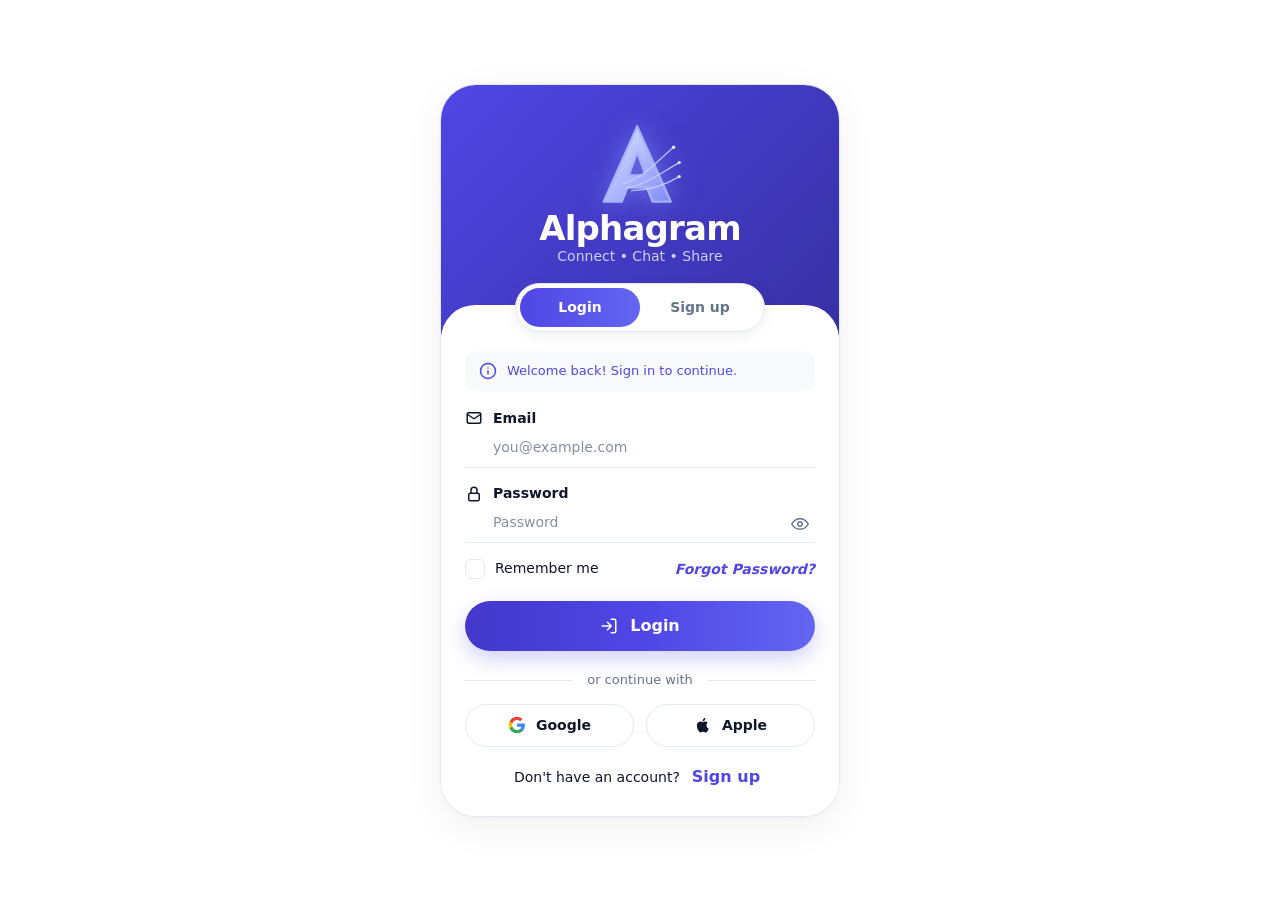
<file: index.html>
<!DOCTYPE html>
<html lang="en" data-theme="light">
<head>
<meta charset="UTF-8">
<meta name="viewport" content="width=device-width, initial-scale=1.0, viewport-fit=cover">
<title>Alphagram — Home</title>
<meta name="theme-color" content="#2563eb">
<meta name="description" content="Alphagram — connect, create and belong.">
<meta name="color-scheme" content="light dark">
<link rel="preconnect" href="https://cdnjs.cloudflare.com" crossorigin>
<link rel="preconnect" href="https://alpha-auth.murwanashyakadieumerci540.workers.dev" crossorigin>
<link rel="icon" href="data:,">
<link rel="stylesheet" href="https://cdnjs.cloudflare.com/ajax/libs/font-awesome/6.5.2/css/all.min.css">
<link rel="stylesheet" href="home.css">
<script src="alpha-common.js"></script>
<link rel="stylesheet" href="alphagram.css">
</head>
<body>
<noscript><p style="padding:24px;font-family:sans-serif">Alphagram needs JavaScript to run.</p></noscript>

<div class="app">
  <!-- LEFT NAV -->
  <aside class="left">
    <button class="brand" onclick="goHome()">
      <div class="logo">A</div>
      <div class="brand-name-wrap"><div class="brand-name">Alphagram</div><div class="brand-tag">Social</div></div>
    </button>
    <nav class="nav">
      <div class="nav-section-label">Main</div>
      <button class="active" onclick="goHome()"><span class="nav-icon"><i class="fa-solid fa-house"></i></span> Home</button>
      <button onclick="goToExplore()"><span class="nav-icon"><i class="fa-solid fa-compass"></i></span> Explore</button>
      <button onclick="goToReels()"><span class="nav-icon"><i class="fa-solid fa-film"></i></span> Reels</button>
      <button onclick="goToChat()"><span class="nav-icon"><i class="fa-solid fa-comment-dots"></i></span> Messages <span class="nav-badge" id="nav-msg-badge" style="display:none"></span></button>
      <div class="nav-section-label">Activity</div>
      <button onclick="goToCalls()"><span class="nav-icon"><i class="fa-solid fa-phone"></i></span> Calls</button>
      <button onclick="goToStatus()"><span class="nav-icon"><i class="fa-solid fa-circle-dot"></i></span> Status</button>
      <button onclick="goToEvents()"><span class="nav-icon"><i class="fa-solid fa-calendar-days"></i></span> Events</button>
      <button onclick="viewSaved()"><span class="nav-icon"><i class="fa-solid fa-bookmark"></i></span> Saved</button>
      <div class="nav-section-label">Workspace</div>
      <button onclick="goToAI()"><span class="nav-icon"><i class="fa-solid fa-wand-magic-sparkles"></i></span> AI</button>
      <button onclick="goToVault()"><span class="nav-icon"><i class="fa-solid fa-shield-halved"></i></span> Vault</button>
      <button onclick="goToSettings()"><span class="nav-icon"><i class="fa-solid fa-gear"></i></span> Settings</button>
    </nav>
    <div class="profile-mini">
      <div class="avatar" id="me-mini-avatar">?</div>
      <div class="name-wrap" onclick="goToSettings()"><div class="name" id="me-mini-name">You</div><small id="me-mini-handle">@you</small></div>
      <button class="logout-btn" title="Sign out" onclick="doLogout()"><i class="fa-solid fa-arrow-right-from-bracket"></i></button>
    </div>
  </aside>

  <!-- CENTER -->
  <main class="center">
    <div class="top">
      <div class="top-left-group">
        <button class="circle-btn" id="index-back-btn" onclick="goIndexBack()" title="Back" style="display:none;"><i class="fa-solid fa-arrow-left"></i></button>
        <button class="top-left" onclick="goHome()">
          <div class="top-icon-wrap"><i class="fa-solid fa-bolt"></i></div>
          <div class="top-title-wrap"><div class="top-title">Alphagram</div><div class="top-sub">Your social space</div></div>
        </button>
      </div>
      <div class="top-actions">
        <button class="circle-btn" id="search-toggle-btn" onclick="toggleSearchBar()" aria-label="Search"><i class="fa-solid fa-magnifying-glass"></i></button>
        <button class="circle-btn" data-ag-appearance aria-label="Appearance" title="Colors and wallpaper"><i class="fa-solid fa-palette"></i></button>
        <button class="circle-btn" onclick="toggleTheme()" id="theme-toggle" aria-label="Toggle theme"><i class="fa-regular fa-circle-half-stroke"></i></button>
      </div>
    </div>

    <div class="search-bar-wrap" id="search-bar-wrap">
      <i class="fa-solid fa-magnifying-glass"></i>
      <input id="nav-search-input" type="text" placeholder="Search Alphagram, people, posts & #tags…" oninput="searchPosts(this.value)">
      <button class="clear-search" onclick="clearSearchBar()" aria-label="Clear"><i class="fa-solid fa-xmark"></i></button>
    </div>

    <div class="people" id="stories-row"></div>

    <div class="feed-control">
      <div class="tabs" id="feed-tabs">
        <button class="active" data-tab="trending" onclick="switchFeedTab('trending',this)">For You</button>
        <button data-tab="following" onclick="switchFeedTab('following',this)">Following</button>
        <button data-tab="recent" onclick="switchFeedTab('recent',this)">Latest</button>
        <button data-tab="saved" onclick="switchFeedTab('saved',this)">Saved</button>
      </div>
      <button class="circle-btn" onclick="goToExplore()" title="Explore more"><i class="fa-solid fa-sliders"></i></button>
    </div>

    <div class="composer" id="compose-card">
      <div class="compose-top">
        <div class="compose-avatar" id="compose-avatar">?</div>
        <textarea id="post-text" placeholder="Share something meaningful…" rows="2"></textarea>
      </div>
      <div class="compose-media-grid" id="compose-media-grid"></div>
      <div class="poll-composer" id="poll-composer">
        <div class="poll-opt-row"><input type="text" id="poll-opt-0" placeholder="Option 1" maxlength="60"></div>
        <div class="poll-opt-row"><input type="text" id="poll-opt-1" placeholder="Option 2" maxlength="60"></div>
        <button class="poll-add-opt" id="poll-add-btn" onclick="addPollOption()"><i class="fa-solid fa-plus" style="font-size:10px;"></i> Add option</button>
      </div>
      <div class="compose-bottom">
        <div class="tools">
          <input type="file" id="post-media-input" accept="image/*,video/*" multiple style="display:none" onchange="handleMediaSelect(this)">
          <button class="tool" onclick="document.getElementById('post-media-input').click()" title="Add photos or videos"><i class="fa-solid fa-image"></i></button>
          <button class="tool" id="poll-btn" onclick="togglePollComposer()" title="Add a poll"><i class="fa-solid fa-chart-simple"></i></button>
          <button class="tool" id="mood-btn" onclick="cycleMood()" title="Mood"><i class="fa-solid fa-sun"></i></button>
          <button class="tool" id="anon-btn" onclick="toggleAnon()" title="Post anonymously"><i class="fa-solid fa-user"></i></button>
        </div>
        <button class="post-btn" id="post-btn" onclick="createPost()"><i class="fa-solid fa-paper-plane"></i> Post</button>
      </div>
    </div>

    <div id="posts-container"></div>
  </main>

  <!-- RIGHT PANEL -->
  <aside class="right">
    <div class="panel">
      <div class="panel-title">Trending <span onclick="goToExplore()">See all</span></div>
      <div class="trend" onclick="searchPosts('#Alphagram')"><small>1 · Community</small><strong>#Alphagram</strong><em>2.4K posts</em></div>
      <div class="trend" onclick="searchPosts('#Kigali')"><small>2 · Rwanda</small><strong>#Kigali</strong><em>890 posts</em></div>
      <div class="trend" onclick="searchPosts('#Rwanda')"><small>3 · Rwanda</small><strong>#Rwanda</strong><em>543 posts</em></div>
      <div class="trend" onclick="searchPosts('#Tech')"><small>4 · Technology</small><strong>#Tech</strong><em>421 posts</em></div>
      <div class="trend" onclick="searchPosts('#AlphagramLaunch')"><small>5 · Alphagram</small><strong>#AlphagramLaunch</strong><em>312 posts</em></div>
    </div>
    <div class="panel"><div class="panel-title"><span class="dot-live"></span> Online Now</div><div id="online-list"></div></div>
    <div class="panel"><div class="panel-title">People <span onclick="viewAllPeople()">See all</span></div><div id="follow-list"></div></div>
    <div class="panel">
      <div class="panel-title">Alphagram</div>
      <div style="font-size:11.5px;color:var(--text-muted);line-height:1.7">A place for meaningful conversations, creativity and communities.<br><br>© 2026 Alphagram</div>
    </div>
  </aside>
</div>

<!-- Mobile nav -->
<nav class="mobile-nav">
  <button class="active" onclick="goHome()"><span class="mobile-nav-icon"><i class="fa-solid fa-house"></i></span>Home</button>
  <button onclick="goToExplore()"><span class="mobile-nav-icon"><i class="fa-solid fa-magnifying-glass"></i></span>Search</button>
  <button onclick="goToChat()"><span class="mobile-nav-icon"><i class="fa-solid fa-comment-dots"></i></span>Messages</button>
  <button onclick="goToReels()"><span class="mobile-nav-icon"><i class="fa-solid fa-film"></i></span>Reels</button>
  <button onclick="openMobileMenu()"><span class="mobile-nav-icon"><i class="fa-solid fa-bars"></i></span>More</button>
</nav>

<div class="mobile-menu-overlay" id="mobile-menu-overlay" onclick="if(event.target===this) closeMobileMenu()">
  <aside class="mobile-menu-sheet">
    <div class="mm-header">
      <div class="brand"><div class="logo">A</div><div class="brand-name-wrap"><div class="brand-name">Alphagram</div><div class="brand-tag">Social</div></div></div>
      <button class="mm-close" onclick="closeMobileMenu()"><i class="fa-solid fa-xmark"></i></button>
    </div>
    <nav class="mm-nav">
      <div class="nav-section-label">Main</div>
      <button onclick="closeMobileMenu();goToExplore()"><span class="nav-icon"><i class="fa-solid fa-compass"></i></span> Explore</button>
      <button onclick="closeMobileMenu();goToReels()"><span class="nav-icon"><i class="fa-solid fa-film"></i></span> Reels</button>
      <button onclick="closeMobileMenu();goToGroups()"><span class="nav-icon"><i class="fa-solid fa-people-group"></i></span> Groups</button>
      <div class="nav-section-label">Activity</div>
      <button onclick="closeMobileMenu();goToCalls()"><span class="nav-icon"><i class="fa-solid fa-phone"></i></span> Calls</button>
      <button onclick="closeMobileMenu();goToStatus()"><span class="nav-icon"><i class="fa-solid fa-circle-dot"></i></span> Status</button>
      <button onclick="closeMobileMenu();goToEvents()"><span class="nav-icon"><i class="fa-solid fa-calendar-days"></i></span> Events</button>
      <button onclick="closeMobileMenu();viewSaved()"><span class="nav-icon"><i class="fa-solid fa-bookmark"></i></span> Saved</button>
      <div class="nav-section-label">Workspace</div>
      <button onclick="closeMobileMenu();goToAI()"><span class="nav-icon"><i class="fa-solid fa-wand-magic-sparkles"></i></span> AI</button>
      <button onclick="closeMobileMenu();goToVault()"><span class="nav-icon"><i class="fa-solid fa-shield-halved"></i></span> Vault</button>
      <button onclick="closeMobileMenu();goToSettings()"><span class="nav-icon"><i class="fa-solid fa-gear"></i></span> Settings</button>
    </nav>
    <div class="mm-footer"><button class="logout-btn" onclick="closeMobileMenu();doLogout()"><i class="fa-solid fa-arrow-right-from-bracket"></i> Sign out</button></div>
  </aside>
</div>

<div class="toast-wrap" id="toast-wrap"></div>

<div class="modal-overlay" id="modal-overlay"><div class="modal" id="modal-box"><button class="modal-close" onclick="closeModal()"><i class="fa-solid fa-xmark"></i></button></div></div>

<div class="lightbox" id="lightbox">
  <button class="lb-close" onclick="closeLB()"><i class="fa-solid fa-xmark"></i></button>
  <div class="lb-counter" id="lb-counter" style="display:none"></div>
  <button class="lb-nav lb-prev" id="lb-prev" onclick="lbNav(-1)" style="display:none"><i class="fa-solid fa-chevron-left"></i></button>
  <div class="lb-stage"><img id="lb-img" src="" alt="" style="display:none"><video id="lb-video" controls playsinline style="display:none"></video></div>
  <button class="lb-nav lb-next" id="lb-next" onclick="lbNav(1)" style="display:none"><i class="fa-solid fa-chevron-right"></i></button>
</div>

<!-- Story viewer -->
<div class="story-viewer" id="storyViewer">
  <button class="close-viewer" onclick="closeStoryViewer()"><i class="fa-solid fa-xmark"></i></button>
  <button class="story-mute-toggle" id="storyMuteToggle" onclick="event.stopPropagation();toggleStoryMute()"><i class="fa-solid fa-volume-xmark" id="storyMuteIcon"></i></button>
  <div class="progress-bar" id="storyProgress"></div>
  <div class="story-user" id="storyUser"></div>
  <div class="story-content" id="storyContent"></div>
  <div class="story-heart-burst" id="storyHeartBurst"><i class="fa-solid fa-heart"></i></div>
  <div class="story-caption" id="storyCaption"></div>
  <div class="story-timer" id="storyTimer"></div>
  <div class="story-viewers-pill" id="storyViewersPill" onclick="event.stopPropagation();openStoryViewersSheet()">
    <div class="sv-avatars" id="storyViewersAvatars"></div><span id="storyViewersCount">0 views</span>
  </div>
  <div class="story-quick-reacts" id="storyQuickReacts">
    <button onclick="event.stopPropagation();sendQuickReact('❤️')">❤️</button>
    <button onclick="event.stopPropagation();sendQuickReact('😂')">😂</button>
    <button onclick="event.stopPropagation();sendQuickReact('😮')">😮</button>
    <button onclick="event.stopPropagation();sendQuickReact('😢')">😢</button>
    <button onclick="event.stopPropagation();sendQuickReact('👏')">👏</button>
    <button onclick="event.stopPropagation();sendQuickReact('🔥')">🔥</button>
  </div>
  <div class="story-footer" id="storyFooter" onclick="event.stopPropagation()">
    <div class="story-reply-input-wrap">
      <input type="text" class="story-reply-input" id="storyReplyInput" placeholder="Reply…" maxlength="300"
        onfocus="pauseStoryTimer()" onblur="resumeStoryTimer()" onkeydown="if(event.key==='Enter'){sendStoryReply();}"
        oninput="document.getElementById('storySendBtn').classList.toggle('active', this.value.trim().length>0)">
      <button class="story-send-btn" id="storySendBtn" onclick="sendStoryReply()"><i class="fa-solid fa-paper-plane"></i></button>
    </div>
    <button class="story-react-btn" id="storyLikeBtn" onclick="toggleStoryLike()"><i class="fa-regular fa-heart"></i></button>
    <button class="story-react-btn" onclick="toggleStoryQuickReacts()"><i class="fa-regular fa-face-smile"></i></button>
  </div>
</div>
<div class="story-sheet-overlay" id="storySheetOverlay" onclick="if(event.target===this)closeStoryViewersSheet()">
  <div class="story-sheet">
    <button class="story-sheet-close" onclick="closeStoryViewersSheet()"><i class="fa-solid fa-xmark"></i></button>
    <div class="story-sheet-handle"></div>
    <div class="story-sheet-tabs">
      <button class="active" id="storySheetTabViews" onclick="switchStorySheetTab('views')"><i class="fa-solid fa-eye"></i> Viewed by <span id="storySheetViewsCount">0</span></button>
      <button id="storySheetTabLikes" onclick="switchStorySheetTab('likes')"><i class="fa-solid fa-heart"></i> Liked by <span id="storySheetLikesCount">0</span></button>
    </div>
    <div class="story-sheet-list" id="storySheetList"></div>
  </div>
</div>

<script src="home.js" defer></script>
</body>
</html>
</file>
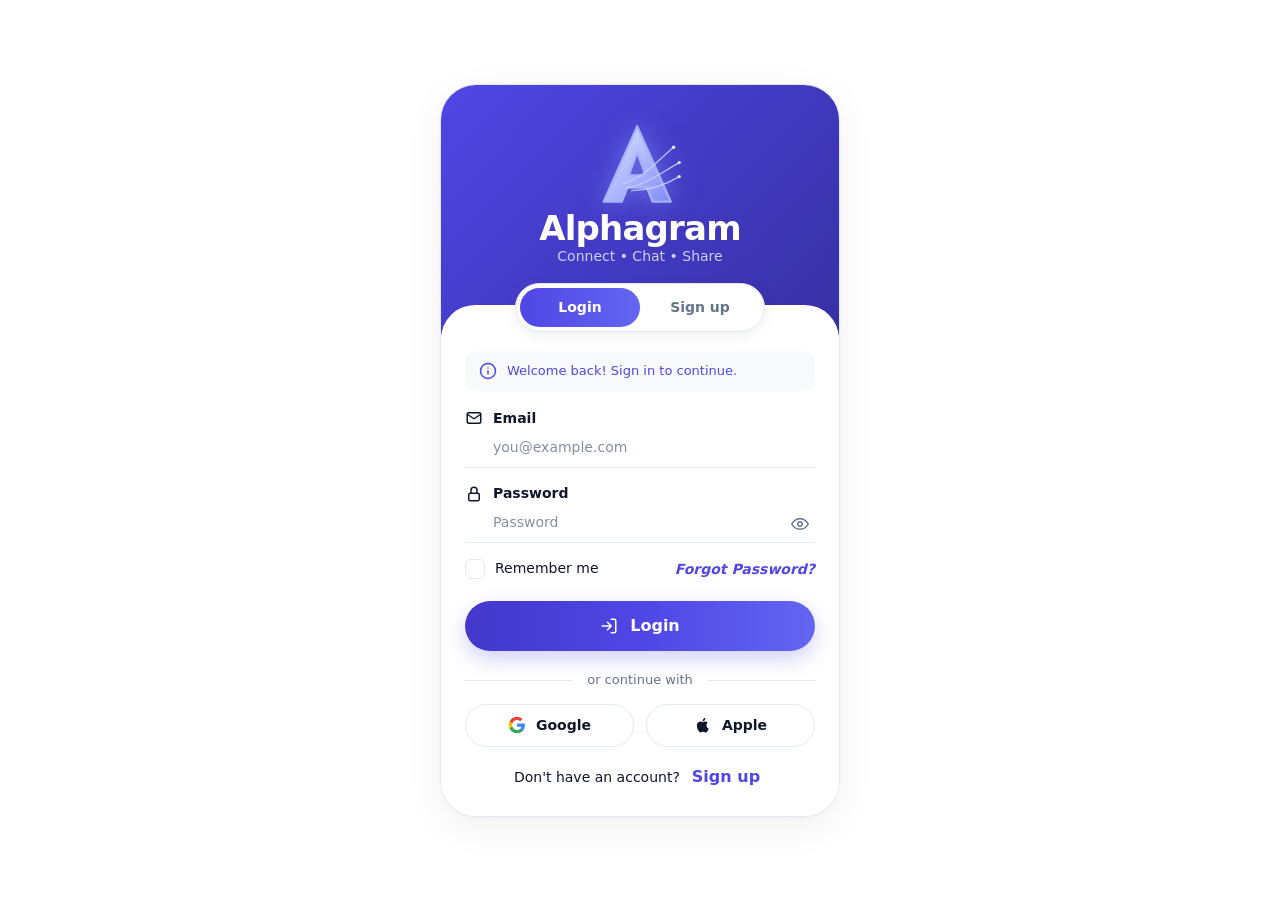
<file: ai.html>
<!DOCTYPE html>
<html lang="en" data-theme="light">
<head>
    <meta charset="UTF-8" />
    <meta name="viewport" content="width=device-width, initial-scale=1.0, maximum-scale=1.0, user-scalable=no" />
    <title>Alphagram — AI</title>
    <link rel="stylesheet" href="https://cdnjs.cloudflare.com/ajax/libs/font-awesome/6.5.2/css/all.min.css">
    <link href="https://fonts.googleapis.com/css2?family=Inter:ital,wght@0,400;0,500;0,600;0,700;0,800;0,900;1,400;1,500&display=swap" rel="stylesheet">
    <script src="alpha-common.js"></script>
    <style>
        /* ============================================================
           RESET & VARIABLES — matches index.html / status.html
           ============================================================ */
        * { margin: 0; padding: 0; box-sizing: border-box; -webkit-tap-highlight-color: transparent; }

        :root {
            --bg: #f0f2f6;
            --surface: #ffffff;
            --surface-hover: #f4f6fa;
            --surface-raised: #ffffff;
            --text-primary: #0b0d12;
            --text-secondary: #565e70;
            --text-muted: #8e96a8;
            --border: #e4e8ef;
            --border-light: #edf0f5;
            --shadow-sm: 0 1px 3px rgba(0, 0, 0, 0.04);
            --shadow-md: 0 4px 16px rgba(0, 0, 0, 0.06);
            --shadow-lg: 0 12px 40px rgba(0, 0, 0, 0.08);
            --radius-sm: 10px;
            --radius-md: 16px;
            --radius-lg: 24px;
            --radius-full: 99px;
            --primary: var(--ag-primary);
            --primary-light: var(--ag-primary);
            --primary-dark: #3730a3;
            --primary-bg: color-mix(in srgb, var(--ag-primary) 8%, transparent);
            --primary-bg-hover: color-mix(in srgb, var(--ag-primary) 16%, transparent);
            --green: #22c55e;
            --red: #ef4444;
            --red-bg: rgba(239, 68, 68, 0.10);
            --gradient-primary: linear-gradient(135deg, var(--primary), var(--primary-dark));
            --font: 'Inter', -apple-system, BlinkMacSystemFont, 'Segoe UI', Roboto, sans-serif;
            --transition: 0.25s cubic-bezier(0.4, 0, 0.2, 1);
            --nav-width: 220px;
            --right-width: 260px;
        }

        [data-theme="dark"] {
            --bg: #0c0e15;
            --surface: #161920;
            --surface-hover: #1e222b;
            --surface-raised: #1a1d26;
            --text-primary: #f1f3f7;
            --text-secondary: #9aa2b5;
            --text-muted: #6e768a;
            --border: #262b36;
            --border-light: #1e222b;
            --shadow-sm: 0 1px 3px rgba(0, 0, 0, 0.3);
            --shadow-md: 0 4px 16px rgba(0, 0, 0, 0.4);
            --shadow-lg: 0 12px 40px rgba(0, 0, 0, 0.5);
            --primary-bg: color-mix(in srgb, var(--ag-primary) 15%, transparent);
            --primary-bg-hover: color-mix(in srgb, var(--ag-primary) 25%, transparent);
            --red-bg: rgba(239, 68, 68, 0.15);
        }

        html, body { height: 100%; }
        body {
            font-family: var(--font);
            background: var(--bg);
            color: var(--text-primary);
            overflow: hidden;
            -webkit-font-smoothing: antialiased;
            font-size: 15px;
            line-height: 1.6;
        }
        button, input, textarea { font-family: inherit; font-size: inherit; }
        button { cursor: pointer; border: none; background: none; color: inherit; }
        *:focus-visible { outline: 2px solid var(--primary); outline-offset: 2px; border-radius: 6px; }
        ::-webkit-scrollbar { width: 4px; height: 4px; }
        ::-webkit-scrollbar-thumb { background: var(--border); border-radius: 99px; }

        /* ============================================================
           APP SHELL — identical grid to index.html
           ============================================================ */
        .app {
            display: grid;
            grid-template-columns: var(--nav-width) minmax(400px, 1fr) var(--right-width);
            gap: 16px;
            max-width: 1480px;
            height: 100vh;
            margin: 0 auto;
            padding: 14px 18px;
        }

        /* ─── Left nav (same as Home) ─── */
        .left {
            display: flex;
            flex-direction: column;
            background: var(--surface);
            border-radius: var(--radius-lg);
            padding: 10px 8px;
            box-shadow: var(--shadow-sm);
            border: 1px solid var(--border-light);
            overflow: hidden;
            height: 100%;
        }
        .brand {
            display: flex; align-items: center; gap: 12px;
            padding: 4px 10px 18px 10px; cursor: pointer;
            background: none; border: 0; text-align: left; color: inherit; flex-shrink: 0;
        }
        .logo {
            width: 40px; height: 40px; border-radius: var(--radius-sm);
            background: var(--gradient-primary);
            display: flex; align-items: center; justify-content: center;
            color: #fff; font-size: 18px; font-weight: 800;
            box-shadow: 0 6px 18px color-mix(in srgb, var(--ag-primary) 30%, transparent); flex-shrink: 0;
        }
        .brand-name-wrap { line-height: 1.2; }
        .brand-name {
            font-size: 20px; font-weight: 800; letter-spacing: -0.02em;
            background: var(--gradient-primary); -webkit-background-clip: text; -webkit-text-fill-color: transparent;
        }
        .brand-tag { font-size: 9px; font-weight: 700; color: var(--text-muted); text-transform: uppercase; letter-spacing: 0.15em; }

        .nav { display: flex; flex-direction: column; overflow-y: auto; flex: 1; padding: 2px 2px 6px; }
        .nav::-webkit-scrollbar { width: 0; }
        .nav-section-label { font-size: 10px; font-weight: 700; text-transform: uppercase; letter-spacing: 0.1em; color: var(--text-muted); padding: 14px 12px 6px; }
        .nav-section-label:first-child { padding-top: 2px; }
        .nav button {
            position: relative; border: 0; background: transparent; color: var(--text-secondary);
            padding: 8px 12px; border-radius: var(--radius-sm); display: flex; align-items: center; gap: 12px;
            font-size: 13.5px; font-weight: 600; cursor: pointer; transition: var(--transition);
            text-align: left; flex-shrink: 0; margin-bottom: 1px; width: 100%;
        }
        .nav button:hover { background: var(--surface-hover); color: var(--text-primary); }
        .nav button.active { color: var(--primary); background: var(--primary-bg); font-weight: 700; }
        .nav button.active .nav-icon { color: var(--primary); }
        .nav-icon {
            width: 32px; height: 32px; border-radius: var(--radius-sm); display: flex; align-items: center;
            justify-content: center; background: transparent; color: var(--text-muted); flex-shrink: 0;
            transition: var(--transition); font-size: 15px;
        }
        .nav button:hover .nav-icon { background: var(--surface-hover); color: var(--text-primary); }

        .profile-mini {
            margin-top: 6px; background: var(--surface-hover); border-radius: var(--radius-md);
            padding: 8px 10px; display: flex; align-items: center; gap: 10px; flex-shrink: 0; transition: var(--transition);
        }
        .profile-mini:hover { background: var(--border-light); }
        .profile-mini .name-wrap { flex: 1; min-width: 0; cursor: pointer; }
        .profile-mini .name { font-size: 13px; font-weight: 700; white-space: nowrap; overflow: hidden; text-overflow: ellipsis; }
        .profile-mini small { color: var(--text-muted); font-size: 10.5px; }
        .profile-mini .avatar {
            width: 36px; height: 36px; border-radius: 50%; display: flex; align-items: center; justify-content: center;
            font-weight: 700; font-size: 13px; background: var(--gradient-primary); color: #fff; flex-shrink: 0;
            overflow: hidden;
        }
        .profile-mini .logout-btn {
            border: 1px solid var(--border); background: var(--surface); color: var(--text-muted); cursor: pointer;
            width: 30px; height: 30px; display: flex; align-items: center; justify-content: center;
            border-radius: var(--radius-sm); font-size: 13px; transition: var(--transition);
        }
        .profile-mini .logout-btn:hover { background: var(--red-bg); color: var(--red); border-color: rgba(239, 68, 68, 0.3); }

        /* ============================================================
           CENTER — AI chat
           ============================================================ */
        .center { display: flex; flex-direction: column; height: 100%; min-width: 0; }
        .chat-panel {
            flex: 1; display: flex; flex-direction: column; min-height: 0;
            background: var(--surface); border: 1px solid var(--border-light); border-radius: var(--radius-lg);
            box-shadow: var(--shadow-sm); overflow: hidden;
        }
        .chat-header {
            padding: 14px 20px; border-bottom: 1px solid var(--border-light);
            display: flex; align-items: center; justify-content: space-between; flex-shrink: 0; gap: 10px;
        }
        .chat-header .who { display: flex; align-items: center; gap: 10px; min-width: 0; }
        .chat-header .who .avatar {
            width: 34px; height: 34px; border-radius: 50%; background: var(--gradient-primary); color: #fff;
            display: flex; align-items: center; justify-content: center; font-weight: 800; font-size: 14px; flex-shrink: 0;
        }
        .chat-header .title { font-weight: 800; font-size: 15px; }
        .chat-header .status { font-size: 11px; color: var(--green); display: flex; align-items: center; gap: 5px; }
        .chat-header .status .dot { width: 6px; height: 6px; border-radius: 50%; background: var(--green); animation: pulseDot 2s ease-in-out infinite; }
        @keyframes pulseDot { 0%, 100% { opacity: 1; } 50% { opacity: 0.4; } }
        .chat-header .actions { display: flex; gap: 6px; flex-shrink: 0; }
        .chat-header .actions button {
            width: 32px; height: 32px; border-radius: var(--radius-sm); border: 1px solid var(--border);
            background: var(--surface); color: var(--text-secondary); display: flex; align-items: center;
            justify-content: center; font-size: 13px; transition: var(--transition);
        }
        .chat-header .actions button:hover { background: var(--surface-hover); color: var(--primary); border-color: var(--primary); }

        /* Recent chats strip */
        .recent-strip {
            display: flex; gap: 8px; padding: 10px 20px; border-bottom: 1px solid var(--border-light);
            overflow-x: auto; flex-shrink: 0;
        }
        .recent-strip::-webkit-scrollbar { display: none; }
        .recent-chip {
            flex-shrink: 0; padding: 6px 14px; border-radius: var(--radius-full); border: 1px solid var(--border);
            background: var(--surface); color: var(--text-secondary); font-size: 12px; font-weight: 600;
            display: flex; align-items: center; gap: 6px; transition: var(--transition); white-space: nowrap;
        }
        .recent-chip:hover { border-color: var(--primary); color: var(--primary); background: var(--primary-bg); }
        .recent-chip.new { color: var(--primary); border-color: var(--primary-bg); background: var(--primary-bg); }
        .recent-chip.new:hover { background: var(--primary-bg-hover); }

        .chat-messages { flex: 1; overflow-y: auto; padding: 20px; display: flex; flex-direction: column; gap: 14px; }

        /* ─── Empty state ─── */
        .hero-empty { display: flex; flex-direction: column; align-items: center; justify-content: center; height: 100%; text-align: center; padding: 20px; }
        .hero-empty .greeting { font-size: 26px; font-weight: 800; letter-spacing: -0.02em; margin-bottom: 4px; }
        .hero-empty .greeting span { color: var(--primary); }
        .hero-empty .sub { color: var(--text-muted); font-size: 14px; margin-bottom: 22px; }
        .suggestions { display: grid; grid-template-columns: repeat(auto-fit, minmax(140px, 1fr)); gap: 10px; width: 100%; max-width: 560px; }
        .suggestion-card {
            padding: 16px 14px; border: 1px solid var(--border-light); border-radius: var(--radius-md);
            background: var(--surface-hover); cursor: pointer; transition: var(--transition); text-align: left;
        }
        .suggestion-card:hover { border-color: var(--primary); background: var(--primary-bg); transform: translateY(-2px); box-shadow: var(--shadow-sm); }
        .suggestion-card i { font-size: 18px; color: var(--primary); margin-bottom: 8px; display: block; }
        .suggestion-card .label { font-weight: 700; font-size: 12.5px; }

        /* ─── Messages ─── */
        .msg { display: flex; gap: 10px; max-width: 100%; animation: msgIn 0.3s cubic-bezier(.2,.8,.3,1) backwards; }
        @keyframes msgIn { from { opacity: 0; transform: translateY(8px); } to { opacity: 1; transform: none; } }
        .msg.user { flex-direction: row-reverse; }
        .msg .avatar {
            width: 30px; height: 30px; border-radius: 50%; display: flex; align-items: center; justify-content: center;
            font-weight: 700; font-size: 12px; flex-shrink: 0;
        }
        .msg .avatar.bot { background: var(--gradient-primary); color: #fff; }
        .msg .avatar.user { background: var(--primary-bg); color: var(--primary); }
        .msg .bubble { max-width: 72%; padding: 10px 14px; border-radius: var(--radius-md); font-size: 13.5px; line-height: 1.55; word-break: break-word; }
        .msg.user .bubble { background: var(--gradient-primary); color: #fff; border-radius: var(--radius-md) var(--radius-md) 4px var(--radius-md); }
        .msg.bot .bubble { background: var(--surface-hover); border: 1px solid var(--border-light); color: var(--text-primary); border-radius: 4px var(--radius-md) var(--radius-md) var(--radius-md); }
        .msg.bot .bubble a { color: var(--primary); text-decoration: underline; }
        .msg .bubble code { font-family: 'SFMono-Regular', Menlo, monospace; font-size: 12px; background: rgba(0,0,0,0.06); padding: 1px 5px; border-radius: 3px; }
        .msg .bubble pre { background: var(--surface-raised); padding: 10px; border-radius: var(--radius-sm); overflow-x: auto; margin: 4px 0; font-family: 'SFMono-Regular', Menlo, monospace; font-size: 12px; }

        .typing-indicator { display: flex; gap: 4px; padding: 4px 0; }
        .typing-indicator span { width: 7px; height: 7px; border-radius: 50%; background: var(--text-muted); animation: typingDot 1.2s ease-in-out infinite; }
        .typing-indicator span:nth-child(2) { animation-delay: 0.2s; }
        .typing-indicator span:nth-child(3) { animation-delay: 0.4s; }
        @keyframes typingDot { 0%, 60%, 100% { transform: translateY(0); opacity: 0.4; } 30% { transform: translateY(-7px); opacity: 1; } }

        /* ─── Composer ─── */
        .chat-input { padding: 12px 16px; border-top: 1px solid var(--border-light); display: flex; gap: 8px; align-items: flex-end; flex-shrink: 0; }
        .input-wrap {
            flex: 1; position: relative; display: flex; align-items: center; background: var(--bg);
            border: 1.5px solid var(--border); border-radius: var(--radius-md); transition: var(--transition);
        }
        .input-wrap:focus-within { border-color: var(--primary); box-shadow: 0 0 0 3px var(--primary-bg); background: var(--surface); }
        .input-wrap textarea {
            flex: 1; padding: 10px 12px; background: transparent; border: none; color: var(--text-primary);
            font-size: 13.5px; outline: none; resize: none; min-height: 40px; max-height: 100px; line-height: 1.5;
        }
        .input-wrap textarea::placeholder { color: var(--text-muted); }
        .input-wrap .actions { display: flex; gap: 2px; padding-right: 6px; }
        .input-wrap .actions button { padding: 6px 7px; border-radius: var(--radius-sm); color: var(--text-muted); font-size: 15px; transition: var(--transition); }
        .input-wrap .actions button:hover { background: var(--surface-hover); color: var(--primary); }
        .input-wrap .actions button.active { color: var(--primary); background: var(--primary-bg); }
        .send-btn {
            width: 44px; height: 44px; border-radius: var(--radius-md); background: var(--gradient-primary); color: #fff;
            font-size: 15px; display: flex; align-items: center; justify-content: center; transition: var(--transition); flex-shrink: 0;
            box-shadow: 0 4px 14px color-mix(in srgb, var(--ag-primary) 25%, transparent);
        }
        .send-btn:hover:not(:disabled) { transform: translateY(-2px); box-shadow: 0 6px 20px color-mix(in srgb, var(--ag-primary) 35%, transparent); }
        .send-btn:disabled { opacity: 0.4; cursor: not-allowed; transform: none; }

        /* ============================================================
           RIGHT — quick tools (same shell as Home's "Trending" panel)
           ============================================================ */
        .right { padding-top: 2px; overflow-y: auto; scrollbar-width: none; height: 100%; }
        .right::-webkit-scrollbar { display: none; }
        .panel { background: var(--surface); border: 1px solid var(--border-light); border-radius: var(--radius-lg); padding: 16px 18px; margin-bottom: 12px; box-shadow: var(--shadow-sm); }
        .panel-title { font-size: 11px; font-weight: 700; text-transform: uppercase; letter-spacing: 0.08em; color: var(--text-muted); margin-bottom: 10px; }
        .tool-row {
            display: flex; align-items: center; gap: 10px; padding: 9px 10px; border-radius: var(--radius-sm);
            color: var(--text-secondary); font-size: 13px; font-weight: 600; cursor: pointer; transition: var(--transition); width: 100%; text-align: left;
        }
        .tool-row:hover { background: var(--primary-bg); color: var(--primary); transform: translateX(2px); }
        .tool-row i { width: 18px; text-align: center; font-size: 14px; color: var(--primary); flex-shrink: 0; }

        /* ─── Toast (same as Home) ─── */
        .toast-wrap { position: fixed; bottom: 24px; right: 24px; z-index: 1200; display: flex; flex-direction: column; gap: 8px; pointer-events: none; max-width: 380px; }
        .toast { display: flex; align-items: center; gap: 10px; background: var(--surface-raised); border: 1px solid var(--border); border-left: 3px solid var(--primary); border-radius: var(--radius-md); padding: 10px 16px; font-size: 13px; color: var(--text-primary); box-shadow: var(--shadow-lg); pointer-events: auto; animation: toastIn 0.4s cubic-bezier(0.4,0,0.2,1); }
        .toast i { font-size: 15px; flex-shrink: 0; }
        @keyframes toastIn { from { opacity: 0; transform: translateX(30px) scale(0.95); } to { opacity: 1; transform: none; } }
        .toast-close { background: none; border: 0; color: var(--text-muted); cursor: pointer; padding: 0 4px; margin-left: auto; font-size: 13px; }
        .toast-close:hover { color: var(--red); }

        /* ─── Mobile bottom nav (same as Home) ─── */
        .mobile-nav { display: none; }

        /* ============================================================
           RESPONSIVE
           ============================================================ */
        @media (max-width: 1100px) {
            .app { grid-template-columns: 180px minmax(400px, 1fr); }
            .right { display: none; }
            :root { --nav-width: 180px; }
        }
        @media (max-width: 760px) {
            body { overflow: hidden; }
            .app { display: block; padding: 0; height: 100vh; }
            .left { display: none; }
            .center { height: 100vh; padding: 10px 10px 82px; }
            .chat-panel { border-radius: var(--radius-md); height: 100%; }
            .mobile-nav {
                position: fixed; left: 10px; right: 10px; bottom: 10px; height: 58px; display: flex;
                align-items: center; justify-content: space-around; background: var(--surface-raised);
                border: 1px solid var(--border); border-radius: var(--radius-lg); z-index: 1000; box-shadow: var(--shadow-lg);
            }
            .mobile-nav button { width: 46px; height: 46px; border-radius: var(--radius-sm); display: flex; align-items: center; justify-content: center; color: var(--text-muted); font-size: 16px; transition: var(--transition); }
            .mobile-nav button.active { color: var(--primary); background: var(--primary-bg); }
            .toast-wrap { bottom: 80px; right: 12px; left: 12px; max-width: 100%; }
            .suggestions { grid-template-columns: 1fr 1fr; }
            .hero-empty .greeting { font-size: 20px; }
        }
    </style>
<link rel="stylesheet" href="alphagram.css">
</head>
<body>

<div class="app">

    <!-- ═══ LEFT NAV — identical to Home ═══ -->
    <aside class="left">
        <button class="brand" onclick="goHome()">
            <div class="logo">A</div>
            <div class="brand-name-wrap">
                <div class="brand-name">Alphagram</div>
                <div class="brand-tag">Social</div>
            </div>
        </button>

        <nav class="nav">
            <div class="nav-section-label">Main</div>
            <button onclick="goHome()"><span class="nav-icon"><i class="fa-solid fa-house"></i></span> Home</button>
            <button onclick="goToExplore()"><span class="nav-icon"><i class="fa-solid fa-compass"></i></span> Explore</button>
            <button onclick="goToReels()"><span class="nav-icon"><i class="fa-solid fa-film"></i></span> Reels</button>
            <button onclick="goToChat()"><span class="nav-icon"><i class="fa-solid fa-comment-dots"></i></span> Messages</button>
           
            <div class="nav-section-label">Activity</div>
            <button onclick="goToCalls()"><span class="nav-icon"><i class="fa-solid fa-phone"></i></span> Calls</button>
            <button onclick="goToStatus()"><span class="nav-icon"><i class="fa-solid fa-circle-dot"></i></span> Status</button>
            <button onclick="goToEvents()"><span class="nav-icon"><i class="fa-solid fa-calendar-days"></i></span> Events</button>

            <div class="nav-section-label">Workspace</div>
            <button class="active" onclick="goToAI()"><span class="nav-icon"><i class="fa-solid fa-wand-magic-sparkles"></i></span> AI</button>
            <button onclick="goToVault()"><span class="nav-icon"><i class="fa-solid fa-shield-halved"></i></span> Vault</button>
            <button onclick="toggleTheme()"><span class="nav-icon"><i class="fa-solid fa-moon" id="theme-icon"></i></span> Theme</button>
            <button onclick="goToSettings()"><span class="nav-icon"><i class="fa-solid fa-gear"></i></span> Settings</button>
        </nav>

        <div class="profile-mini">
            <div class="avatar" id="me-mini-avatar">?</div>
            <div class="name-wrap" onclick="goToSettings()">
                <div class="name" id="me-mini-name">You</div>
                <small>Signed in</small>
            </div>
            <button class="logout-btn" title="Sign out" onclick="doLogout()"><i class="fa-solid fa-arrow-right-from-bracket"></i></button>
        </div>
    </aside>

    <!-- ═══ CENTER — chat ═══ -->
    <div class="center">
        <div class="chat-panel">
            <div class="chat-header">
                <div class="who">
                    <div class="avatar">A</div>
                    <div>
                        <div class="title">Alphagram AI</div>
                        <div class="status"><span class="dot"></span> Online</div>
                    </div>
                </div>
                <div class="actions">
                    <button onclick="toast('Search coming soon','info')" title="Search"><i class="fa-solid fa-magnifying-glass"></i></button>
                    <button onclick="clearChat()" title="Clear chat"><i class="fa-solid fa-eraser"></i></button>
                </div>
            </div>

            <div class="recent-strip">
                <button class="recent-chip new" onclick="newChat()"><i class="fa-solid fa-plus"></i> New chat</button>
                <button class="recent-chip" onclick="quickPrompt('Python project plan')">Python project plan</button>
                <button class="recent-chip" onclick="quickPrompt('Meeting summary')">Meeting summary</button>
                <button class="recent-chip" onclick="quickPrompt('Travel itinerary')">Travel itinerary</button>
            </div>

            <div class="chat-messages" id="chat-messages">
                <div class="hero-empty" id="hero-empty">
                    <div class="greeting">Good <span id="greeting-time">evening</span>, <span id="user-name">User</span></div>
                    <div class="sub">How can I help today?</div>
                    <div class="suggestions">
                        <div class="suggestion-card" onclick="quickPrompt('Summarize this document')">
                            <i class="fa-solid fa-file-lines"></i>
                            <div class="label">Summarize</div>
                        </div>
                        <div class="suggestion-card" onclick="quickPrompt('Write Python code for a REST API')">
                            <i class="fa-solid fa-code"></i>
                            <div class="label">Generate code</div>
                        </div>
                        <div class="suggestion-card" onclick="quickPrompt('Translate this to French')">
                            <i class="fa-solid fa-language"></i>
                            <div class="label">Translate</div>
                        </div>
                        <div class="suggestion-card" onclick="quickPrompt('Create an image prompt')">
                            <i class="fa-solid fa-image"></i>
                            <div class="label">Create images</div>
                        </div>
                        <div class="suggestion-card" onclick="quickPrompt('Explain quantum computing')">
                            <i class="fa-solid fa-lightbulb"></i>
                            <div class="label">Explain a concept</div>
                        </div>
                        <div class="suggestion-card" onclick="quickPrompt('Brainstorm startup ideas')">
                            <i class="fa-solid fa-wand-magic-sparkles"></i>
                            <div class="label">Brainstorm</div>
                        </div>
                    </div>
                </div>
            </div>

            <div class="chat-input">
                <div class="input-wrap">
                    <textarea id="ai-input" rows="1" placeholder="Ask Alphagram anything…" onkeydown="if(event.key==='Enter'&&!event.shiftKey){event.preventDefault();sendAI();}" oninput="autoResize(this)"></textarea>
                    <div class="actions">
                        <button onclick="document.getElementById('file-input').click()" title="Attach file"><i class="fa-solid fa-paperclip"></i></button>
                        <button onclick="toggleVoice()" id="voice-btn" title="Voice input"><i class="fa-solid fa-microphone"></i></button>
                    </div>
                    <input type="file" id="file-input" style="display:none" onchange="handleFile(this)" />
                </div>
                <button class="send-btn" id="send-btn" onclick="sendAI()" title="Send"><i class="fa-solid fa-paper-plane"></i></button>
            </div>
        </div>
    </div>

    <!-- ═══ RIGHT — quick tools ═══ -->
    <aside class="right">
        <div class="panel">
            <div class="panel-title">Quick tools</div>
            <button class="tool-row" onclick="quickPrompt('Write an article about AI')"><i class="fa-solid fa-pen"></i> Write</button>
            <button class="tool-row" onclick="quickPrompt('Research the latest tech trends')"><i class="fa-solid fa-magnifying-glass"></i> Research</button>
            <button class="tool-row" onclick="quickPrompt('Translate this text to Kinyarwanda')"><i class="fa-solid fa-language"></i> Translate</button>
            <button class="tool-row" onclick="quickPrompt('Summarize the following text')"><i class="fa-solid fa-file-lines"></i> Summarize</button>
            <button class="tool-row" onclick="quickPrompt('Write Python code for a web scraper')"><i class="fa-solid fa-code"></i> Code</button>
            <button class="tool-row" onclick="quickPrompt('Generate an image description')"><i class="fa-solid fa-image"></i> Images</button>
            <button class="tool-row" onclick="quickPrompt('Fix this grammar')"><i class="fa-solid fa-spell-check"></i> Grammar</button>
            <button class="tool-row" onclick="quickPrompt('Brainstorm project ideas')"><i class="fa-solid fa-lightbulb"></i> Brainstorm</button>
        </div>
    </aside>

</div>

<!-- Mobile Nav -->
<nav class="mobile-nav">
    <button onclick="goHome()"><i class="fa-solid fa-house"></i></button>
    <button onclick="goToExplore()"><i class="fa-solid fa-compass"></i></button>
    <button onclick="goToChat()"><i class="fa-solid fa-comment-dots"></i></button>
    <button class="active" onclick="goToAI()"><i class="fa-solid fa-wand-magic-sparkles"></i></button>
    <button onclick="goToSettings()"><i class="fa-solid fa-user"></i></button>
</nav>

<!-- Toast -->
<div class="toast-wrap" id="toast-wrap"></div>

<script>
// ============================================================
// CONFIGURATION
// ============================================================
const CF_API_BASE = 'https://alpha-auth.murwanashyakadieumerci540.workers.dev';
let CF_TOKEN = localStorage.getItem('alpha_token') || null;
let CU = null;
let UP = { display_name: '', bio: '', avatar_color: 'av-primary', avatar_url: null };
let aiHistory = [];
let isVoiceActive = false;
let recognition = null;

// ============================================================
// THEME
// ============================================================
function initTheme() {
    const saved = localStorage.getItem('alpha_theme') || 'light';
    document.documentElement.setAttribute('data-theme', saved);
    const icon = document.getElementById('theme-icon');
    if (icon) icon.className = 'fa-solid ' + (saved === 'dark' ? 'fa-sun' : 'fa-moon');
}
window.toggleTheme = function() {
    const cur = document.documentElement.getAttribute('data-theme') === 'dark' ? 'light' : 'dark';
    document.documentElement.setAttribute('data-theme', cur);
    localStorage.setItem('alpha_theme', cur);
    const icon = document.getElementById('theme-icon');
    if (icon) icon.className = 'fa-solid ' + (cur === 'dark' ? 'fa-sun' : 'fa-moon');
};
initTheme();

// ============================================================
// API HELPERS
// ============================================================
async function cfApi(endpoint, method = 'GET', body = null) {
    const opts = { method, headers: { 'Content-Type': 'application/json' } };
    if (CF_TOKEN) opts.headers['Authorization'] = `Bearer ${CF_TOKEN}`;
    if (body) opts.body = JSON.stringify(body);
    const controller = new AbortController();
    const timer = setTimeout(() => controller.abort(), 15000);
    opts.signal = controller.signal;
    let res;
    try {
        res = await fetch(`${CF_API_BASE}${endpoint}`, opts);
    } catch (e) {
        throw new Error(e.name === 'AbortError' ? 'Request timed out — check your connection' : e.message);
    } finally {
        clearTimeout(timer);
    }
    let data = {};
    try { data = await res.json(); } catch (e) { data = {}; }
    if (!res.ok) throw new Error(data.error || data.message || `Request failed (${res.status})`);
    return data;
}

// ============================================================
// TOAST
// ============================================================
function toast(msg, type = 'success') {
    const wrap = document.getElementById('toast-wrap');
    if (!wrap) return;
    const icons = { success: 'fa-circle-check', error: 'fa-circle-xmark', info: 'fa-circle-info' };
    const t = document.createElement('div');
    t.className = 'toast';
    t.innerHTML = `<i class="fa-solid ${icons[type] || 'fa-wand-magic-sparkles'}"></i><span>${msg}</span><button class="toast-close" onclick="this.parentElement.remove()"><i class="fa-solid fa-xmark"></i></button>`;
    wrap.appendChild(t);
    setTimeout(() => {
        t.style.opacity = '0';
        t.style.transform = 'translateX(16px)';
        setTimeout(() => t.remove(), 300);
    }, 3000);
}
window.toast = toast;

// ============================================================
// UTILITIES
// ============================================================
function sanitizeInput(input) {
    const div = document.createElement('div');
    div.textContent = input;
    return div.innerHTML;
}

function linkify(t) {
    if (!t) return '';
    return String(t).replace(/&/g, '&amp;').replace(/</g, '&lt;').replace(/>/g, '&gt;')
        .replace(/\n/g, '<br>')
        .replace(/(#\w+)/g, '<span style="color:var(--primary);">$1</span>')
        .replace(/(https?:\/\/[^\s<]+)/g, '<a href="$1" target="_blank" style="color:var(--primary);text-decoration:underline;">$1</a>')
        .replace(/`([^`]+)`/g, '<code>$1</code>');
}

function autoResize(el) {
    el.style.height = 'auto';
    el.style.height = Math.min(el.scrollHeight, 100) + 'px';
}

function getGreeting() {
    const h = new Date().getHours();
    if (h < 12) return 'morning';
    if (h < 17) return 'afternoon';
    if (h < 21) return 'evening';
    return 'night';
}

// ============================================================
// MESSAGES
// ============================================================
function addMessage(role, content, isHTML = false) {
    const el = document.getElementById('chat-messages');
    if (!el) return;
    const hero = document.getElementById('hero-empty');
    if (hero) hero.style.display = 'none';

    const div = document.createElement('div');
    div.className = `msg ${role}`;
    const avatar = role === 'user'
        ? `<div class="avatar user">${UP.display_name ? UP.display_name.charAt(0).toUpperCase() : 'U'}</div>`
        : `<div class="avatar bot">A</div>`;
    const body = isHTML ? content : linkify(sanitizeInput(content));
    div.innerHTML = `${avatar}<div class="bubble">${body}</div>`;
    el.appendChild(div);
    el.scrollTop = el.scrollHeight;
}

function showTyping() {
    const el = document.getElementById('chat-messages');
    if (!el) return;
    const hero = document.getElementById('hero-empty');
    if (hero) hero.style.display = 'none';

    const div = document.createElement('div');
    div.className = 'msg bot';
    div.id = 'typing-indicator';
    div.innerHTML = `<div class="avatar bot">A</div><div class="bubble"><div class="typing-indicator"><span></span><span></span><span></span></div></div>`;
    el.appendChild(div);
    el.scrollTop = el.scrollHeight;
}

function hideTyping() {
    const el = document.getElementById('typing-indicator');
    if (el) el.remove();
}

// ============================================================
// CHAT ACTIONS
// ============================================================
let lastMessageTime = 0;
const MIN_MESSAGE_INTERVAL = 2000;

window.sendAI = async function() {
    const now = Date.now();
    if (now - lastMessageTime < MIN_MESSAGE_INTERVAL) {
        toast('Please wait a moment before sending another message.', 'info');
        return;
    }
    lastMessageTime = now;

    const input = document.getElementById('ai-input');
    const msg = input?.value?.trim();
    if (!msg) return;
    input.value = '';
    input.style.height = 'auto';
    const btn = document.getElementById('send-btn');
    btn.disabled = true;

    addMessage('user', msg);
    showTyping();

    try {
        const data = await cfApi('/ai', 'POST', { message: msg, history: aiHistory });
        hideTyping();
        aiHistory.push({ role: 'user', content: msg });
        aiHistory.push({ role: 'assistant', content: data.reply });
        addMessage('bot', data.reply);
    } catch (e) {
        hideTyping();
        addMessage('bot', 'Error: ' + e.message);
        toast('AI request failed: ' + e.message, 'error');
    }
    btn.disabled = false;
};

window.quickPrompt = function(prompt) {
    document.getElementById('ai-input').value = prompt;
    sendAI();
};

window.newChat = function() {
    if (confirm('Start a new chat? The current conversation will be cleared.')) {
        clearChat();
    }
};

window.clearChat = function() {
    aiHistory = [];
    const el = document.getElementById('chat-messages');
    el.innerHTML = `
        <div class="hero-empty" id="hero-empty">
            <div class="greeting">Good <span id="greeting-time">${getGreeting()}</span>, <span id="user-name">${UP.display_name || 'User'}</span></div>
            <div class="sub">How can I help today?</div>
            <div class="suggestions">
                <div class="suggestion-card" onclick="quickPrompt('Summarize this document')">
                    <i class="fa-solid fa-file-lines"></i>
                    <div class="label">Summarize</div>
                </div>
                <div class="suggestion-card" onclick="quickPrompt('Write Python code for a REST API')">
                    <i class="fa-solid fa-code"></i>
                    <div class="label">Generate code</div>
                </div>
                <div class="suggestion-card" onclick="quickPrompt('Translate this to French')">
                    <i class="fa-solid fa-language"></i>
                    <div class="label">Translate</div>
                </div>
                <div class="suggestion-card" onclick="quickPrompt('Create an image prompt')">
                    <i class="fa-solid fa-image"></i>
                    <div class="label">Create images</div>
                </div>
                <div class="suggestion-card" onclick="quickPrompt('Explain quantum computing')">
                    <i class="fa-solid fa-lightbulb"></i>
                    <div class="label">Explain a concept</div>
                </div>
                <div class="suggestion-card" onclick="quickPrompt('Brainstorm startup ideas')">
                    <i class="fa-solid fa-wand-magic-sparkles"></i>
                    <div class="label">Brainstorm</div>
                </div>
            </div>
        </div>
    `;
    toast('Chat cleared');
};

// ============================================================
// FILE ATTACHMENT
// ============================================================
window.handleFile = function(input) {
    const file = input.files[0];
    if (!file) return;
    const reader = new FileReader();
    reader.onload = function(e) {
        const content = e.target.result;
        const preview = content.slice(0, 500) + (content.length > 500 ? '…' : '');
        toast(`"${file.name}" attached (${Math.round(file.size/1024)} KB)`, 'info');
        document.getElementById('ai-input').value = `I've attached a file: ${file.name}\n\nContent preview:\n${preview}\n\nPlease help me analyze this.`;
        input.value = '';
    };
    reader.readAsText(file);
};

// ============================================================
// VOICE INPUT
// ============================================================
window.toggleVoice = function() {
    if (!('webkitSpeechRecognition' in window) && !('SpeechRecognition' in window)) {
        toast('Voice input is not supported in this browser', 'info');
        return;
    }

    const btn = document.getElementById('voice-btn');
    if (isVoiceActive) {
        if (recognition) recognition.stop();
        isVoiceActive = false;
        btn.classList.remove('active');
        toast('Voice input stopped', 'info');
        return;
    }

    const SpeechRecognition = window.SpeechRecognition || window.webkitSpeechRecognition;
    recognition = new SpeechRecognition();
    recognition.lang = 'en-US';
    recognition.interimResults = true;
    recognition.continuous = false;

    recognition.onstart = function() {
        isVoiceActive = true;
        btn.classList.add('active');
        toast('Listening… speak now', 'info');
    };

    recognition.onresult = function(event) {
        let final = '';
        let interim = '';
        for (let i = event.resultIndex; i < event.results.length; i++) {
            const transcript = event.results[i][0].transcript;
            if (event.results[i].isFinal) final += transcript;
            else interim += transcript;
        }
        const input = document.getElementById('ai-input');
        if (final) {
            input.value = final;
            recognition.stop();
            isVoiceActive = false;
            btn.classList.remove('active');
            toast('Voice captured', 'success');
            sendAI();
        } else if (interim) {
            input.value = interim;
        }
    };

    recognition.onerror = function(event) {
        isVoiceActive = false;
        btn.classList.remove('active');
        toast('Voice error: ' + event.error, 'error');
    };

    recognition.onend = function() {
        isVoiceActive = false;
        btn.classList.remove('active');
    };

    recognition.start();
};

// ============================================================
// NAVIGATION
// ============================================================
window.goHome = function() { window.location.href = 'index.html'; };
window.goToExplore = function() { window.location.href = 'explore.html'; };
window.goToReels = function() { window.location.href = 'reels.html'; };
window.goToChat = function() { window.location.href = 'chat.html'; };
window.goToChatWith = function(uid) { window.location.href = `chat.html?user=${encodeURIComponent(uid)}`; };
window.goToGroups = function() { window.location.href = 'groups.html'; };
window.goToCalls = function() { window.location.href = 'calls.html'; };
window.goToStatus = function() { window.location.href = 'status.html'; };
window.goToEvents = function() { window.location.href = 'events.html'; };
window.goToAI = function() { window.location.href = 'ai.html'; };
window.goToVault = function() { window.location.href = 'vaults.html'; };
window.goToSettings = function() { window.location.href = 'settings.html'; };

// ============================================================
// AUTH
// ============================================================
window.doLogout = function() {
    if (confirm('Sign out?')) {
        localStorage.removeItem('alpha_token');
        localStorage.removeItem('alpha_user');
        window.location.href = 'index.html';
    }
};

// ============================================================
// INIT
// ============================================================
function initials(name) {
    if (!name) return '?';
    return name.trim().split(/\s+/).slice(0, 2).map(w => w[0]).join('').toUpperCase();
}

async function init() {
    const savedUser = localStorage.getItem('alpha_user');
    if (CF_TOKEN && savedUser) {
        try {
            const parsed = JSON.parse(savedUser);
            CU = parsed.CU;
            UP = parsed.UP;
        } catch (e) {}
    }

    if (!CF_TOKEN || !CU) {
        window.location.href = 'index.html';
        return;
    }

    const nameEl = document.getElementById('user-name');
    if (nameEl) nameEl.textContent = UP.display_name || 'User';
    const timeEl = document.getElementById('greeting-time');
    if (timeEl) timeEl.textContent = getGreeting();

    const miniName = document.getElementById('me-mini-name');
    if (miniName) miniName.textContent = UP.display_name || 'You';
    const miniAvatar = document.getElementById('me-mini-avatar');
    if (miniAvatar) {
        if (UP.avatar_url) miniAvatar.innerHTML = `<img src="${UP.avatar_url}" style="width:100%;height:100%;object-fit:cover;border-radius:50%;" alt="">`;
        else miniAvatar.textContent = initials(UP.display_name);
    }
}

init();
</script>

</body>
</html>
</file>
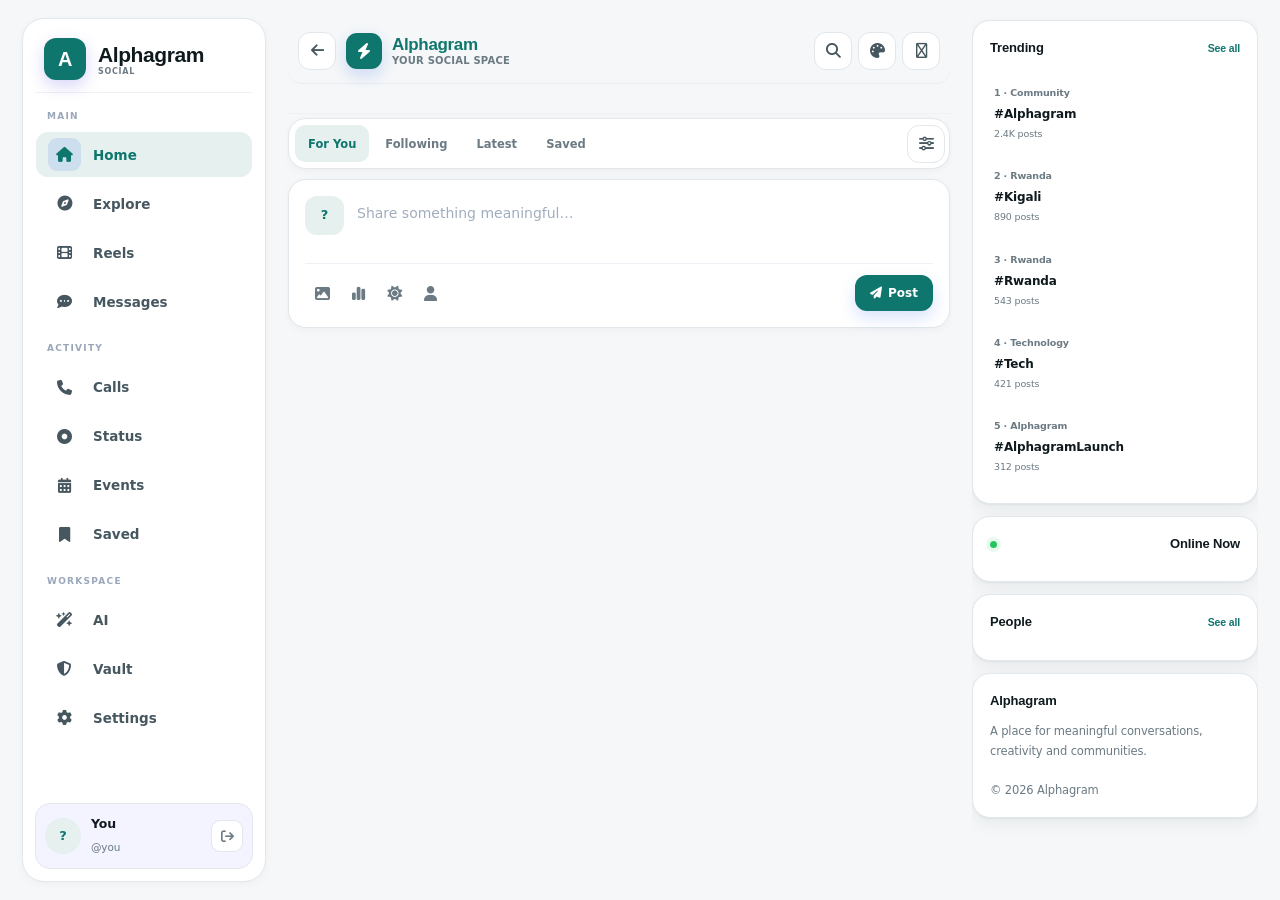
<file: chat.html>
<!DOCTYPE html>
<html lang="en" data-theme="light">
<head>
<meta charset="UTF-8">
<meta name="viewport" content="width=device-width, initial-scale=1, viewport-fit=cover">
<title>Alphagram — Messages</title>
<script src="alpha-common.js"></script>
<style>i[class*=fa-]{display:inline-block;width:1em;height:1em;flex:none;vertical-align:-.14em;background:currentColor;-webkit-mask:var(--ic) center/contain no-repeat;mask:var(--ic) center/contain no-repeat}
.fa-circle-half-stroke{--ic:url("data:image/svg+xml,%3Csvg xmlns='http://www.w3.org/2000/svg' viewBox='0 0 24 24' fill='none' stroke='black' stroke-width='2' stroke-linecap='round' stroke-linejoin='round'%3E%3Ccircle cx='12' cy='12' r='9'/%3E%3Cpath d='M12 3a9 9 0 0 1 0 18z' fill='black'/%3E%3C/svg%3E")}.fa-pen{--ic:url("data:image/svg+xml,%3Csvg xmlns='http://www.w3.org/2000/svg' viewBox='0 0 24 24' fill='none' stroke='black' stroke-width='2' stroke-linecap='round' stroke-linejoin='round'%3E%3Cpath d='M12 20h9'/%3E%3Cpath d='M16.5 3.5a2.1 2.1 0 0 1 3 3L7 19l-4 1 1-4z'/%3E%3C/svg%3E")}.fa-users{--ic:url("data:image/svg+xml,%3Csvg xmlns='http://www.w3.org/2000/svg' viewBox='0 0 24 24' fill='none' stroke='black' stroke-width='2' stroke-linecap='round' stroke-linejoin='round'%3E%3Cpath d='M17 21v-2a4 4 0 0 0-4-4H5a4 4 0 0 0-4 4v2'/%3E%3Ccircle cx='9' cy='7' r='4'/%3E%3Cpath d='M23 21v-2a4 4 0 0 0-3-3.9M16 3.1a4 4 0 0 1 0 7.8'/%3E%3C/svg%3E")}.fa-magnifying-glass{--ic:url("data:image/svg+xml,%3Csvg xmlns='http://www.w3.org/2000/svg' viewBox='0 0 24 24' fill='none' stroke='black' stroke-width='2' stroke-linecap='round' stroke-linejoin='round'%3E%3Ccircle cx='11' cy='11' r='7'/%3E%3Cpath d='m21 21-4.3-4.3'/%3E%3C/svg%3E")}.fa-plus{--ic:url("data:image/svg+xml,%3Csvg xmlns='http://www.w3.org/2000/svg' viewBox='0 0 24 24' fill='none' stroke='black' stroke-width='2' stroke-linecap='round' stroke-linejoin='round'%3E%3Cpath d='M12 5v14M5 12h14'/%3E%3C/svg%3E")}.fa-arrow-left{--ic:url("data:image/svg+xml,%3Csvg xmlns='http://www.w3.org/2000/svg' viewBox='0 0 24 24' fill='none' stroke='black' stroke-width='2' stroke-linecap='round' stroke-linejoin='round'%3E%3Cpath d='M19 12H5M12 19l-7-7 7-7'/%3E%3C/svg%3E")}.fa-phone{--ic:url("data:image/svg+xml,%3Csvg xmlns='http://www.w3.org/2000/svg' viewBox='0 0 24 24' fill='none' stroke='black' stroke-width='2' stroke-linecap='round' stroke-linejoin='round'%3E%3Cpath d='M22 16.9v3a2 2 0 0 1-2.2 2 19.8 19.8 0 0 1-8.6-3.1 19.5 19.5 0 0 1-6-6A19.8 19.8 0 0 1 2.1 4.2 2 2 0 0 1 4.1 2h3a2 2 0 0 1 2 1.7c.1 1 .4 1.9.7 2.8a2 2 0 0 1-.5 2.1L8.1 9.9a16 16 0 0 0 6 6l1.3-1.3a2 2 0 0 1 2.1-.4c.9.3 1.8.6 2.8.7a2 2 0 0 1 1.7 2z'/%3E%3C/svg%3E")}.fa-video{--ic:url("data:image/svg+xml,%3Csvg xmlns='http://www.w3.org/2000/svg' viewBox='0 0 24 24' fill='none' stroke='black' stroke-width='2' stroke-linecap='round' stroke-linejoin='round'%3E%3Cpath d='m22 8-6 4 6 4z'/%3E%3Crect x='2' y='6' width='14' height='12' rx='2'/%3E%3C/svg%3E")}.fa-ellipsis-vertical{--ic:url("data:image/svg+xml,%3Csvg xmlns='http://www.w3.org/2000/svg' viewBox='0 0 24 24' fill='none' stroke='black' stroke-width='2' stroke-linecap='round' stroke-linejoin='round'%3E%3Ccircle cx='12' cy='5' r='1.3' fill='black'/%3E%3Ccircle cx='12' cy='12' r='1.3' fill='black'/%3E%3Ccircle cx='12' cy='19' r='1.3' fill='black'/%3E%3C/svg%3E")}.fa-reply{--ic:url("data:image/svg+xml,%3Csvg xmlns='http://www.w3.org/2000/svg' viewBox='0 0 24 24' fill='none' stroke='black' stroke-width='2' stroke-linecap='round' stroke-linejoin='round'%3E%3Cpath d='M9 14 4 9l5-5'/%3E%3Cpath d='M4 9h10a6 6 0 0 1 6 6v3'/%3E%3C/svg%3E")}.fa-circle{--ic:url("data:image/svg+xml,%3Csvg xmlns='http://www.w3.org/2000/svg' viewBox='0 0 24 24' fill='none' stroke='black' stroke-width='2' stroke-linecap='round' stroke-linejoin='round'%3E%3Ccircle cx='12' cy='12' r='7' fill='black'/%3E%3C/svg%3E")}.fa-face-smile{--ic:url("data:image/svg+xml,%3Csvg xmlns='http://www.w3.org/2000/svg' viewBox='0 0 24 24' fill='none' stroke='black' stroke-width='2' stroke-linecap='round' stroke-linejoin='round'%3E%3Ccircle cx='12' cy='12' r='10'/%3E%3Cpath d='M8 14s1.5 2 4 2 4-2 4-2M9 9h.01M15 9h.01'/%3E%3C/svg%3E")}.fa-microphone{--ic:url("data:image/svg+xml,%3Csvg xmlns='http://www.w3.org/2000/svg' viewBox='0 0 24 24' fill='none' stroke='black' stroke-width='2' stroke-linecap='round' stroke-linejoin='round'%3E%3Crect x='9' y='2' width='6' height='12' rx='3'/%3E%3Cpath d='M19 10v1a7 7 0 0 1-14 0v-1M12 18v4'/%3E%3C/svg%3E")}.fa-paper-plane{--ic:url("data:image/svg+xml,%3Csvg xmlns='http://www.w3.org/2000/svg' viewBox='0 0 24 24' fill='none' stroke='black' stroke-width='2' stroke-linecap='round' stroke-linejoin='round'%3E%3Cpath d='m22 2-11 11M22 2l-7 20-4-9-9-4z'/%3E%3C/svg%3E")}.fa-gear{--ic:url("data:image/svg+xml,%3Csvg xmlns='http://www.w3.org/2000/svg' viewBox='0 0 24 24' fill='none' stroke='black' stroke-width='2' stroke-linecap='round' stroke-linejoin='round'%3E%3Ccircle cx='12' cy='12' r='3'/%3E%3Cpath d='M19.4 15a1.7 1.7 0 0 0 .3 1.8l.1.1a2 2 0 1 1-2.8 2.8l-.1-.1a1.7 1.7 0 0 0-1.8-.3 1.7 1.7 0 0 0-1 1.5V21a2 2 0 1 1-4 0v-.1a1.7 1.7 0 0 0-1.1-1.5 1.7 1.7 0 0 0-1.8.3l-.1.1a2 2 0 1 1-2.8-2.8l.1-.1a1.7 1.7 0 0 0 .3-1.8 1.7 1.7 0 0 0-1.5-1H3a2 2 0 1 1 0-4h.1a1.7 1.7 0 0 0 1.5-1.1 1.7 1.7 0 0 0-.3-1.8l-.1-.1a2 2 0 1 1 2.8-2.8l.1.1a1.7 1.7 0 0 0 1.8.3H9a1.7 1.7 0 0 0 1-1.5V3a2 2 0 1 1 4 0v.1a1.7 1.7 0 0 0 1 1.5 1.7 1.7 0 0 0 1.8-.3l.1-.1a2 2 0 1 1 2.8 2.8l-.1.1a1.7 1.7 0 0 0-.3 1.8V9a1.7 1.7 0 0 0 1.5 1H21a2 2 0 1 1 0 4h-.1a1.7 1.7 0 0 0-1.5 1z'/%3E%3C/svg%3E")}.fa-camera{--ic:url("data:image/svg+xml,%3Csvg xmlns='http://www.w3.org/2000/svg' viewBox='0 0 24 24' fill='none' stroke='black' stroke-width='2' stroke-linecap='round' stroke-linejoin='round'%3E%3Cpath d='M23 19a2 2 0 0 1-2 2H3a2 2 0 0 1-2-2V8a2 2 0 0 1 2-2h4l2-3h6l2 3h4a2 2 0 0 1 2 2z'/%3E%3Ccircle cx='12' cy='13' r='4'/%3E%3C/svg%3E")}.fa-image{--ic:url("data:image/svg+xml,%3Csvg xmlns='http://www.w3.org/2000/svg' viewBox='0 0 24 24' fill='none' stroke='black' stroke-width='2' stroke-linecap='round' stroke-linejoin='round'%3E%3Crect x='3' y='3' width='18' height='18' rx='2'/%3E%3Ccircle cx='8.5' cy='8.5' r='1.5'/%3E%3Cpath d='m21 15-5-5L5 21'/%3E%3C/svg%3E")}.fa-music{--ic:url("data:image/svg+xml,%3Csvg xmlns='http://www.w3.org/2000/svg' viewBox='0 0 24 24' fill='none' stroke='black' stroke-width='2' stroke-linecap='round' stroke-linejoin='round'%3E%3Cpath d='M9 18V5l12-2v13'/%3E%3Ccircle cx='6' cy='18' r='3'/%3E%3Ccircle cx='18' cy='16' r='3'/%3E%3C/svg%3E")}.fa-file{--ic:url("data:image/svg+xml,%3Csvg xmlns='http://www.w3.org/2000/svg' viewBox='0 0 24 24' fill='none' stroke='black' stroke-width='2' stroke-linecap='round' stroke-linejoin='round'%3E%3Cpath d='M14 2H6a2 2 0 0 0-2 2v16a2 2 0 0 0 2 2h12a2 2 0 0 0 2-2V8z'/%3E%3Cpath d='M14 2v6h6'/%3E%3C/svg%3E")}.fa-location-dot{--ic:url("data:image/svg+xml,%3Csvg xmlns='http://www.w3.org/2000/svg' viewBox='0 0 24 24' fill='none' stroke='black' stroke-width='2' stroke-linecap='round' stroke-linejoin='round'%3E%3Cpath d='M21 10c0 7-9 13-9 13S3 17 3 10a9 9 0 0 1 18 0z'/%3E%3Ccircle cx='12' cy='10' r='3'/%3E%3C/svg%3E")}.fa-envelope{--ic:url("data:image/svg+xml,%3Csvg xmlns='http://www.w3.org/2000/svg' viewBox='0 0 24 24' fill='none' stroke='black' stroke-width='2' stroke-linecap='round' stroke-linejoin='round'%3E%3Crect x='2' y='4' width='20' height='16' rx='2'/%3E%3Cpath d='m22 7-10 6L2 7'/%3E%3C/svg%3E")}.fa-house{--ic:url("data:image/svg+xml,%3Csvg xmlns='http://www.w3.org/2000/svg' viewBox='0 0 24 24' fill='none' stroke='black' stroke-width='2' stroke-linecap='round' stroke-linejoin='round'%3E%3Cpath d='m3 9 9-7 9 7v11a2 2 0 0 1-2 2H5a2 2 0 0 1-2-2z'/%3E%3Cpath d='M9 22V12h6v10'/%3E%3C/svg%3E")}.fa-comment-dots{--ic:url("data:image/svg+xml,%3Csvg xmlns='http://www.w3.org/2000/svg' viewBox='0 0 24 24' fill='none' stroke='black' stroke-width='2' stroke-linecap='round' stroke-linejoin='round'%3E%3Cpath d='M21 15a2 2 0 0 1-2 2H7l-4 4V5a2 2 0 0 1 2-2h14a2 2 0 0 1 2 2z'/%3E%3Cpath d='M8 10h.01M12 10h.01M16 10h.01'/%3E%3C/svg%3E")}.fa-film{--ic:url("data:image/svg+xml,%3Csvg xmlns='http://www.w3.org/2000/svg' viewBox='0 0 24 24' fill='none' stroke='black' stroke-width='2' stroke-linecap='round' stroke-linejoin='round'%3E%3Crect x='2' y='2' width='20' height='20' rx='2.2'/%3E%3Cpath d='M7 2v20M17 2v20M2 12h20M2 7h5M2 17h5M17 17h5M17 7h5'/%3E%3C/svg%3E")}.fa-circle-user{--ic:url("data:image/svg+xml,%3Csvg xmlns='http://www.w3.org/2000/svg' viewBox='0 0 24 24' fill='none' stroke='black' stroke-width='2' stroke-linecap='round' stroke-linejoin='round'%3E%3Ccircle cx='12' cy='12' r='10'/%3E%3Ccircle cx='12' cy='10' r='3'/%3E%3Cpath d='M7 20.7a5 5 0 0 1 10 0'/%3E%3C/svg%3E")}.fa-bell{--ic:url("data:image/svg+xml,%3Csvg xmlns='http://www.w3.org/2000/svg' viewBox='0 0 24 24' fill='none' stroke='black' stroke-width='2' stroke-linecap='round' stroke-linejoin='round'%3E%3Cpath d='M18 8a6 6 0 0 0-12 0c0 7-3 9-3 9h18s-3-2-3-9'/%3E%3Cpath d='M13.7 21a2 2 0 0 1-3.4 0'/%3E%3C/svg%3E")}.fa-bell-slash{--ic:url("data:image/svg+xml,%3Csvg xmlns='http://www.w3.org/2000/svg' viewBox='0 0 24 24' fill='none' stroke='black' stroke-width='2' stroke-linecap='round' stroke-linejoin='round'%3E%3Cpath d='M18 8a6 6 0 0 0-12 0c0 7-3 9-3 9h18s-3-2-3-9'/%3E%3Cpath d='M13.7 21a2 2 0 0 1-3.4 0M2 2l20 20'/%3E%3C/svg%3E")}.fa-copy{--ic:url("data:image/svg+xml,%3Csvg xmlns='http://www.w3.org/2000/svg' viewBox='0 0 24 24' fill='none' stroke='black' stroke-width='2' stroke-linecap='round' stroke-linejoin='round'%3E%3Crect x='9' y='9' width='13' height='13' rx='2'/%3E%3Cpath d='M5 15H4a2 2 0 0 1-2-2V4a2 2 0 0 1 2-2h9a2 2 0 0 1 2 2v1'/%3E%3C/svg%3E")}.fa-share{--ic:url("data:image/svg+xml,%3Csvg xmlns='http://www.w3.org/2000/svg' viewBox='0 0 24 24' fill='none' stroke='black' stroke-width='2' stroke-linecap='round' stroke-linejoin='round'%3E%3Cpath d='m15 14 5-5-5-5'/%3E%3Cpath d='M4 20v-7a4 4 0 0 1 4-4h12'/%3E%3C/svg%3E")}.fa-trash-can{--ic:url("data:image/svg+xml,%3Csvg xmlns='http://www.w3.org/2000/svg' viewBox='0 0 24 24' fill='none' stroke='black' stroke-width='2' stroke-linecap='round' stroke-linejoin='round'%3E%3Cpath d='M3 6h18M8 6V4a2 2 0 0 1 2-2h4a2 2 0 0 1 2 2v2M19 6l-1 14a2 2 0 0 1-2 2H8a2 2 0 0 1-2-2L5 6M10 11v6M14 11v6'/%3E%3C/svg%3E")}.fa-right-from-bracket{--ic:url("data:image/svg+xml,%3Csvg xmlns='http://www.w3.org/2000/svg' viewBox='0 0 24 24' fill='none' stroke='black' stroke-width='2' stroke-linecap='round' stroke-linejoin='round'%3E%3Cpath d='M9 21H5a2 2 0 0 1-2-2V5a2 2 0 0 1 2-2h4M16 17l5-5-5-5M21 12H9'/%3E%3C/svg%3E")}.fa-user{--ic:url("data:image/svg+xml,%3Csvg xmlns='http://www.w3.org/2000/svg' viewBox='0 0 24 24' fill='none' stroke='black' stroke-width='2' stroke-linecap='round' stroke-linejoin='round'%3E%3Ccircle cx='12' cy='7' r='4'/%3E%3Cpath d='M5 21v-2a4 4 0 0 1 4-4h6a4 4 0 0 1 4 4v2'/%3E%3C/svg%3E")}

:root{--top:env(safe-area-inset-top,0px);--bot:env(safe-area-inset-bottom,0px);--pane:var(--ag-surface);--e:cubic-bezier(.22,1,.36,1)}
*{margin:0;padding:0;box-sizing:border-box;-webkit-tap-highlight-color:transparent}
html,body{height:100%;overflow:hidden}
body{font-size:14.5px;line-height:1.45}
button{cursor:pointer;border:0;background:none;color:inherit}
[hidden]{display:none!important}
.app{height:100dvh;display:grid;grid-template-columns:340px minmax(0,1fr) 300px}
.side,.prof{background:var(--pane);display:flex;flex-direction:column;min-height:0;min-width:0}
.side{border-right:1px solid var(--ln);position:relative}
.prof{border-left:1px solid var(--ln);padding:22px 18px;overflow-y:auto}
.sh{display:flex;align-items:center;justify-content:space-between;padding:calc(16px + var(--top)) 14px 10px 18px}
.wm{font-size:22px;font-weight:800;letter-spacing:-.04em;color:var(--tx)}
.sh>div:last-child{display:flex;gap:2px}
.ib{width:40px;height:40px;border-radius:12px;display:grid;place-items:center;font-size:18px;color:var(--ag-text-2);flex:none}
.ib:hover{background:var(--sf2);color:var(--alpha)}.ib:active,.btn:active{transform:scale(.94)}
.search{margin:0 14px 10px;height:42px;border-radius:12px;background:var(--sf2);display:flex;align-items:center;gap:9px;padding:0 13px;color:var(--mu);border:1px solid transparent;transition:border-color .2s,box-shadow .2s}
.search:focus-within{border-color:var(--alpha);box-shadow:0 0 0 3px var(--primary-a20)}
.search input[type=search]{flex:1;min-width:0;border:0;outline:0;background:none;box-shadow:none;padding:0;color:var(--tx)}
.filters{display:flex;gap:6px;overflow-x:auto;padding:0 14px 10px;scrollbar-width:none}.filters::-webkit-scrollbar{display:none}
.filter{border-radius:99px;padding:6px 14px;font-size:13px;font-weight:600;color:var(--ag-text-2);background:var(--sf2);white-space:nowrap}
.filter:hover{background:var(--ag-surface-3)}
.list{flex:1;overflow-y:auto;padding:2px 8px 90px;overscroll-behavior:contain}
.cv{display:flex;align-items:center;gap:12px;padding:10px;border-radius:14px;cursor:pointer;transition:background .15s}
.cv:hover{background:var(--sf2)}.cv.on{background:var(--ag-soft)}
.av{position:relative;width:48px;height:48px;flex:none}
.av img{width:100%;height:100%;border-radius:50%;object-fit:cover;background:var(--sf2)}
.dot{position:absolute;right:0;bottom:1px;width:13px;height:13px;border-radius:50%;background:var(--ok);border:3px solid var(--pane)}
.ci{flex:1;min-width:0}.ct{display:flex;justify-content:space-between;gap:8px}
.cn{font-weight:700;white-space:nowrap;overflow:hidden;text-overflow:ellipsis}
.cn small{color:var(--alpha);font-size:10px;font-weight:700;margin-left:6px}
.tm{font-size:12px;color:var(--mu);flex:none}
.cb{display:flex;align-items:center;gap:6px;margin-top:1px}
.lm{flex:1;min-width:0;font-size:13.5px;color:var(--mu);white-space:nowrap;overflow:hidden;text-overflow:ellipsis}
.ub{width:10px;height:10px;border-radius:50%;background:var(--alpha);flex:none}
.empty{padding:38px 20px;text-align:center;color:var(--mu);font-size:14px;margin:auto}
.empty b{color:var(--tx)}
.eic{width:64px;height:64px;border-radius:20px;background:var(--ag-soft);color:var(--alpha);display:grid;place-items:center;font-size:28px;margin:0 auto 14px}
.fab{position:absolute;right:18px;bottom:20px;width:54px;height:54px;border-radius:18px;font-size:22px;display:grid;place-items:center;box-shadow:0 10px 24px var(--primary-a35);transition:transform .2s var(--e)}
.fab:hover{transform:translateY(-2px)}
.chat{display:flex;flex-direction:column;min-width:0;min-height:0;position:relative;background:var(--bg)}
.ch{height:68px;flex:none;display:flex;align-items:center;gap:8px;padding:8px 14px;background:var(--pane);border-bottom:1px solid var(--ln)}
.back{display:none}
.cu{display:flex;align-items:center;gap:11px;flex:1;min-width:0}.cu .av{width:42px;height:42px}
.cs{font-size:12.5px;color:var(--ok);font-weight:600}.cs.off{color:var(--mu)}
.msgs{flex:1;min-height:0;overflow-y:auto;padding:18px clamp(12px,3vw,36px) 12px;display:flex;flex-direction:column;gap:3px;overscroll-behavior:contain}
.dd{align-self:center;margin:12px 0;padding:4px 12px;border-radius:99px;background:var(--pane);border:1px solid var(--ln);color:var(--mu);font-size:12px;font-weight:600}
.more{align-self:center;padding:6px 14px;border-radius:99px;background:var(--pane);border:1px solid var(--ln);color:var(--alpha);font-weight:600;font-size:13px}
.row{display:flex;align-items:flex-end;gap:8px;max-width:min(76%,640px);position:relative;margin-top:2px}
.row.in{align-self:flex-start}.row.out{align-self:flex-end;flex-direction:row-reverse}
.row .mini{width:28px;height:28px;border-radius:50%;object-fit:cover;flex:none}
.mc{display:flex;flex-direction:column;gap:3px;min-width:0;position:relative}
.who{font-size:12px;font-weight:700;color:var(--alpha);padding-left:4px}
.bubble{padding:9px 13px;border-radius:16px;word-break:break-word;overflow-wrap:anywhere;user-select:none;-webkit-touch-callout:none;line-height:1.5}
.in .bubble{background:var(--pane);border:1px solid var(--ln);border-bottom-left-radius:5px}
.out .bubble{border-bottom-right-radius:5px}
.bubble.del{font-style:italic;opacity:.65}.bubble.pend{opacity:.6}
.bubble a{color:inherit;text-decoration:underline}
.bubble.media{padding:4px;overflow:hidden}.bubble img.mi,.bubble video{display:block;width:260px;max-width:100%;max-height:340px;object-fit:cover;border-radius:12px;background:#000;cursor:pointer}
.bubble img.mi{background:var(--sf2);min-height:80px}
.aud{display:flex;align-items:center;gap:8px;min-width:200px}.aud audio{height:34px;max-width:220px}
.file{display:flex;align-items:center;gap:10px;min-width:200px;text-decoration:none!important}
.fi{width:40px;height:40px;border-radius:11px;display:grid;place-items:center;background:rgba(128,128,128,.18);font-size:18px;flex:none}
.file b{display:block;font-size:13px;max-width:170px;overflow:hidden;text-overflow:ellipsis;white-space:nowrap}.file small{opacity:.7;font-size:11px}
.rp{display:block;border-left:3px solid currentColor;padding:4px 8px;margin-bottom:6px;border-radius:5px;background:rgba(128,128,128,.14);font-size:12.5px;cursor:pointer;overflow:hidden;text-overflow:ellipsis;white-space:nowrap;max-width:260px}
.rp b{display:block}.fw{font-size:12px;opacity:.75;font-style:italic;display:block;margin-bottom:3px}
.meta{display:flex;align-items:center;gap:6px;font-size:11px;color:var(--mu);padding:0 4px}.out .meta{justify-content:flex-end}
.meta .rx{font-size:14px;cursor:pointer}
.hov{position:absolute;top:-36px;right:0;display:flex;gap:1px;padding:3px;border-radius:12px;background:var(--pane);border:1px solid var(--ln);box-shadow:var(--sh);opacity:0;pointer-events:none;transition:opacity .12s;z-index:5}
.in .hov{left:0;right:auto}.row:hover .hov{opacity:1;pointer-events:auto}
.hov button{width:28px;height:28px;border-radius:8px;color:var(--mu);font-size:14px;display:grid;place-items:center}.hov button:hover{background:var(--sf2);color:var(--alpha)}
.hov button.d:hover{color:var(--danger)}
@media(hover:none){.hov{display:none}}
.eb textarea{width:100%;min-width:220px;border-radius:10px;border:1px solid rgba(255,255,255,.4);background:rgba(255,255,255,.15);color:inherit;padding:7px 9px;resize:vertical;min-height:44px;outline:0}
.in .eb textarea{background:var(--sf2);border-color:var(--ln);color:var(--tx)}
.eb div{display:flex;gap:6px;justify-content:flex-end;margin-top:6px}.eb button{padding:4px 12px;border-radius:8px;font-weight:700;font-size:12px;background:rgba(128,128,128,.25)}.eb .sv{background:var(--pane);color:var(--alpha)}
.comp{flex:none;padding:10px 14px calc(10px + var(--bot));background:var(--pane);border-top:1px solid var(--ln);position:relative}
.bar{display:none;align-items:center;gap:8px;padding:7px 10px;margin-bottom:8px;border-radius:10px;background:var(--sf2);font-size:13px;border-left:3px solid var(--alpha)}.bar.on{display:flex}
.bar span{flex:1;min-width:0;color:var(--mu);overflow:hidden;text-overflow:ellipsis;white-space:nowrap}
.bar.rec{background:var(--badbg,rgba(220,38,38,.1));border-color:var(--danger)}.bar.rec i{color:var(--danger);animation:bl 1s infinite}@keyframes bl{50%{opacity:.25}}
.cr{display:flex;align-items:center;gap:6px}
.cr .ib.rec{background:var(--danger);color:#fff}
#send{border-radius:12px;display:grid}
.inp{flex:1;min-width:0;max-height:120px;min-height:42px;resize:none;border:1px solid transparent;border-radius:14px;background:var(--sf2);padding:10px 14px;outline:0;line-height:20px;color:var(--tx)}
.inp:focus{background:var(--pane);border-color:var(--alpha)}.inp:disabled{opacity:.55}
.pop{position:absolute;left:14px;bottom:76px;background:var(--pane);border:1px solid var(--ln);border-radius:16px;box-shadow:var(--sh);padding:10px;z-index:50;display:none;animation:ag-pop .22s var(--e)}.pop.on{display:grid}
#emoji{grid-template-columns:repeat(7,1fr);width:300px;max-width:calc(100% - 24px)}#emoji button{font-size:22px;padding:5px;border-radius:8px}#emoji button:hover{background:var(--sf2)}
#attach{grid-template-columns:repeat(3,1fr);width:270px;gap:4px}
#attach button{display:flex;flex-direction:column;align-items:center;gap:6px;padding:9px 2px;border-radius:12px;font-size:12px;font-weight:600}#attach button:hover{background:var(--sf2)}
.ac{width:44px;height:44px;border-radius:50%;display:grid;place-items:center;color:var(--ag-on-primary);font-size:18px;background:var(--alpha)}
.menu{position:fixed;z-index:600;min-width:190px;padding:6px;background:var(--pane);border:1px solid var(--ln);border-radius:14px;box-shadow:var(--sh);display:none}.menu.on{display:block;animation:ag-pop .18s var(--e)}
.menu button{width:100%;display:flex;align-items:center;gap:11px;padding:10px 11px;border-radius:9px;text-align:left;font-weight:600;font-size:14px}.menu button:hover{background:var(--sf2)}
.menu i{color:var(--mu)}.menu .d,.menu .d i{color:var(--danger)}
#rpick{display:none;gap:4px;padding:6px 8px;border-radius:22px;min-width:0}#rpick.on{display:flex}#rpick button{font-size:21px;padding:3px;border-radius:50%;width:auto}
.pa{text-align:center}.pcover{height:80px;border-radius:16px}
.pa img{width:80px;height:80px;border-radius:50%;object-fit:cover;border:4px solid var(--pane);margin:-40px auto 8px;display:block;background:var(--sf2)}
.pa h3{font-size:16px}.pa p{color:var(--mu);font-size:13px;margin-top:2px}
.pact{display:grid;grid-template-columns:1fr 1fr;gap:8px;margin-top:16px}
.btn{border:1px solid var(--ln);border-radius:10px;padding:9px;font-weight:600;font-size:13px;background:var(--pane);display:inline-flex;align-items:center;justify-content:center;gap:6px;transition:background .15s,transform .15s}.btn:hover{background:var(--sf2)}
.btn.pri:hover{background:var(--ag-primary-hover)!important}.btn.pri:disabled{opacity:.5}
.ps{margin-top:22px}.ps h4{font-size:13px;margin-bottom:9px}
.mg{display:grid;grid-template-columns:repeat(3,1fr);gap:4px}.mg img{width:100%;aspect-ratio:1;object-fit:cover;border-radius:8px;cursor:pointer}
.mem{display:flex;align-items:center;gap:9px;padding:6px 4px}.mem img{width:34px;height:34px;border-radius:50%;object-fit:cover}.mem span{flex:1;min-width:0;font-size:14px;font-weight:600;overflow:hidden;text-overflow:ellipsis;white-space:nowrap}
.tag{font-size:11px;font-weight:700;color:var(--alpha);background:var(--ag-soft);padding:2px 8px;border-radius:8px}
.ov{position:fixed;inset:0;z-index:800;display:none;align-items:center;justify-content:center;padding:18px}.ov.on{display:flex}
.ov .modal{width:440px;max-height:88vh;padding:0;display:flex;flex-direction:column;overflow:hidden;border-radius:20px}
.mh{display:flex;align-items:center;justify-content:space-between;padding:14px 18px;border-bottom:1px solid var(--ln);font-weight:800;font-size:16px}
.mb{padding:14px 16px;overflow-y:auto}
.mb input[type=text],.mb textarea,.mb input:not([type]){width:100%;margin-bottom:10px;padding:10px 13px}.mb textarea{min-height:110px;resize:vertical}
.mb label{display:block;font-size:12px;font-weight:700;color:var(--mu);margin-bottom:5px}
.ct2{display:flex;align-items:center;gap:11px;padding:9px 6px;border-radius:12px;cursor:pointer}.ct2:hover{background:var(--sf2)}.ct2 .av{width:40px;height:40px}.ct2 .ci b{display:block;font-size:14px}.ct2 .ci small{color:var(--mu);font-size:12px}
.ct2 input{width:20px;height:20px;accent-color:var(--alpha)}
.mb .btn.full{width:100%;margin-top:6px;padding:12px}
.lb{position:fixed;inset:0;background:rgba(0,0,0,.92);z-index:900;display:none;align-items:center;justify-content:center}.lb.on{display:flex}.lb img{max-width:92vw;max-height:90vh;border-radius:10px}
.lb button{position:fixed;top:calc(14px + var(--top));right:14px;width:40px;height:40px;border-radius:50%;background:rgba(255,255,255,.15);color:#fff;display:grid;place-items:center}
.nav{display:none}
@media(max-width:1050px){.app{grid-template-columns:320px minmax(0,1fr)}.prof{display:none}}
@media(max-width:700px){
.app{display:block;position:relative;overflow:hidden}
.side,.chat{position:absolute;inset:0;transition:transform .28s var(--e)}
.side{z-index:2;border:0}.chat{z-index:3;transform:translateX(100%)}
body.open .chat{transform:none}body.open .side{transform:translateX(-18%);pointer-events:none}
.back{display:grid}.ch{height:calc(66px + var(--top));padding-top:calc(8px + var(--top))}
.msgs{padding:14px 10px 10px}.row{max-width:90%}
.nav{display:grid;grid-template-columns:repeat(5,1fr);position:fixed;left:0;right:0;bottom:0;height:calc(60px + var(--bot));padding:5px 6px var(--bot);z-index:100;background:var(--pane);border-top:1px solid var(--ln)}
body.open .nav{display:none}
.nav button{display:flex;flex-direction:column;align-items:center;justify-content:center;gap:3px;font-size:11px;font-weight:600;color:var(--mu)}.nav button.on{color:var(--alpha)}.nav i{font-size:19px}
.fab{bottom:calc(74px + var(--bot))}.list{padding-bottom:150px}
.bubble img.mi,.bubble video{width:min(230px,65vw)}
.inp{font-size:16px}.pop{bottom:calc(66px + var(--bot));left:8px}
.ov .modal{max-height:85dvh}.lb img{object-fit:contain}
}
@media(max-width:380px){.sh{padding-left:12px}.cn{font-size:13px}.cr .ib{width:34px}}
</style>
<link rel="stylesheet" href="alphagram.css">
</head>
<body>
<div class="app">
<aside class="side">
 <header class="sh"><div class="wm">Alphagram</div>
  <div><button class="ib" id="bTheme" title="Theme"><i class="fa-regular fa-circle-half-stroke"></i></button><button class="ib" id="bNew" title="New message"><i class="fa-solid fa-pen"></i></button><button class="ib" id="bGroup" title="New group"><i class="fa-solid fa-users"></i></button></div></header>
 <label class="search"><i class="fa-solid fa-magnifying-glass"></i><input id="q" type="search" placeholder="Search" autocomplete="off"></label>
 <div class="filters" id="filters"><button class="filter on" data-f="all">All</button><button class="filter" data-f="unread">Unread</button><button class="filter" data-f="groups">Groups</button><button class="filter" data-f="requests">Requests</button></div>
 <div class="list" id="list"><div class="empty">Loading…</div></div>
 <button class="fab" id="fab" title="New message"><i class="fa-solid fa-plus"></i></button>
</aside>

<main class="chat">
 <header class="ch">
  <button class="ib back" id="bBack" title="Back"><i class="fa-solid fa-arrow-left"></i></button>
  <div class="cu"><div class="av"><img id="cAv" alt="" hidden><span class="dot" id="cDot" hidden></span></div>
   <div style="min-width:0"><div class="cn" id="cName">Select a conversation</div><div class="cs off" id="cStat">Pick one from the list</div></div></div>
  <button class="ib" id="bCall" title="Voice call" hidden><i class="fa-solid fa-phone"></i></button>
  <button class="ib" id="bVideo" title="Video call" hidden><i class="fa-solid fa-video"></i></button>
  <button class="ib" id="bMore" title="More"><i class="fa-solid fa-ellipsis-vertical"></i></button>
 </header>
 <div class="msgs" id="msgs"><div class="empty"><div class="eic"><i class="fa-solid fa-comment-dots"></i></div><b>Select a conversation</b><br>Your messages appear here</div></div>

 <div class="pop" id="emoji"></div>
 <div class="pop" id="attach">
  <button data-k="image"><span class="ac"><i class="fa-solid fa-image"></i></span>Photo</button><button data-k="video"><span class="ac"><i class="fa-solid fa-video"></i></span>Video</button><button data-k="audio"><span class="ac"><i class="fa-solid fa-music"></i></span>Audio</button>
  <button data-k="file"><span class="ac"><i class="fa-solid fa-file"></i></span>File</button><button data-k="loc"><span class="ac"><i class="fa-solid fa-location-dot"></i></span>Location</button><button data-k="letter"><span class="ac"><i class="fa-solid fa-envelope"></i></span>Letter</button>
 </div>

 <form class="comp" id="comp">
  <div class="bar" id="reply"><i class="fa-solid fa-reply"></i><span id="replyTx"></span><button type="button" class="ib" id="replyX" style="width:28px;height:28px" aria-label="Cancel reply"><i class="fa-solid fa-plus" style="rotate:45deg"></i></button></div>
  <div class="bar rec" id="rec"><i class="fa-solid fa-circle"></i><span id="recT">0:00</span><button type="button" class="btn" id="recX">Cancel</button><button type="button" class="btn pri" id="recS">Send</button></div>
  <div class="cr">
   <button type="button" class="ib" id="bAttach" title="Attach"><i class="fa-solid fa-plus"></i></button>
   <textarea class="inp" id="inp" rows="1" placeholder="Select a conversation" disabled></textarea>
   <button type="button" class="ib" id="bEmoji" title="Emoji"><i class="fa-regular fa-face-smile"></i></button>
   <button type="button" class="ib" id="bMic" title="Voice message"><i class="fa-solid fa-microphone"></i></button>
   <button type="submit" class="ib" id="send" title="Send" hidden><i class="fa-solid fa-paper-plane"></i></button>
  </div>
 </form>
</main>

<aside class="prof"><div class="pa"><div class="pcover"></div><img id="pAv" alt=""><h3 id="pName">—</h3><p id="pSub">—</p></div>
 <div class="pact"><button class="btn" id="pCall"><i class="fa-solid fa-phone"></i> Call</button><button class="btn" id="pMute"><i class="fa-solid fa-bell"></i> Mute</button><button class="btn" id="pManage" hidden style="grid-column:1/-1"><i class="fa-solid fa-gear"></i> Manage group</button></div>
 <div class="ps" id="pMemS" hidden><h4>Members</h4><div id="pMem"></div></div>
 <div class="ps"><h4>Shared media</h4><div class="mg" id="pMedia"></div></div>
</aside>
</div>

<nav class="nav"><button data-go="index.html"><i class="fa-solid fa-house"></i>Home</button><button data-go="explore.html"><i class="fa-solid fa-magnifying-glass"></i>Search</button><button class="on"><i class="fa-solid fa-comment-dots"></i>Messages</button><button data-go="reels.html"><i class="fa-solid fa-film"></i>Reels</button><button data-go="settings.html"><i class="fa-regular fa-circle-user"></i>Profile</button></nav>

<div class="menu" id="menu"></div>
<div class="menu" id="rpick"></div>
<div class="ov modal-overlay" id="ov"><section class="modal"><header class="mh"><span id="mT"></span><button class="ib" id="mX" aria-label="Close" style="width:34px;height:34px"><i class="fa-solid fa-plus" style="rotate:45deg"></i></button></header><div class="mb" id="mB"></div></section></div>
<div class="lb" id="lb"><button aria-label="Close"><i class="fa-solid fa-plus" style="rotate:45deg"></i></button><img alt=""></div>
<input type="file" id="file" hidden><input type="file" id="gAvIn" accept="image/*" hidden>

<script>
"use strict";
const API="https://alpha-auth.murwanashyakadieumerci540.workers.dev";
const $=s=>document.querySelector(s), $$=s=>[...document.querySelectorAll(s)];
const ls=(k,d)=>{try{return localStorage.getItem(k)??d}catch(e){return d}}, lsSet=(k,v)=>{try{localStorage.setItem(k,v)}catch(e){}};
const jp=(s,d)=>{try{return JSON.parse(s)??d}catch(e){return d}};
const esc=v=>String(v==null?"":v).replace(/[&<>"']/g,c=>({"&":"&amp;","<":"&lt;",">":"&gt;",'"':"&quot;","'":"&#39;"}[c]));
const TOKEN=ls("alpha_token",null);
let CU=null,UP={display_name:""};
let users={},convos=[],groups=[],cur=null; // cur={type:'chat'|'group',id,partner?}
let msgs=[],rows=new Map(),lastDay=null,shown=60,replyTo=null,ctxId=null,filter="all",sel=new Set(),pollT=null,pollDelay=3000,tick=0,sigList="";
let reactions=jp(ls("alpha_reactions","{}"),{}),muted=new Set(jp(ls("alpha_muted","[]"),[]));
const EMOJI="😀😂😍🥰😎🔥❤️👍👏🙏🚀💯🎉✨🤣😊🤔😮😢💀🇷🇼🌍💻📱🎵📸💡😅🙌".match(/\p{Extended_Pictographic}(?:\u200d\p{Extended_Pictographic}|\uFE0F|\p{Emoji_Modifier})*|🇷🇼/gu)||[];

/* ---------- helpers ---------- */
const toast=t=>AlphaCommon.toast(t);
async function api(path,method="GET",body=null){
 const c=new AbortController(),t=setTimeout(()=>c.abort(),15000);
 try{
  const r=await fetch(API+path,{method,signal:c.signal,headers:{"Content-Type":"application/json",...(TOKEN?{Authorization:"Bearer "+TOKEN}:{})},body:body?JSON.stringify(body):undefined});
  const d=await r.json().catch(()=>({}));
  if(r.status===401){AlphaCommon.logout("index.html");throw new Error("Session expired")}
  if(!r.ok)throw new Error(d.error||d.message||"Request failed ("+r.status+")");
  return d;
 }catch(e){throw new Error(e.name==="AbortError"?"Connection too slow. Try again.":e.message)}finally{clearTimeout(t)}
}
function upload(file){return new Promise((ok,no)=>{const x=new XMLHttpRequest();x.open("POST",API+"/upload");TOKEN&&x.setRequestHeader("Authorization","Bearer "+TOKEN);x.timeout=120000;
 x.onload=()=>{const d=jp(x.responseText,{});x.status<300?ok(d):no(new Error(d.error||"Upload failed"))};x.onerror=()=>no(new Error("Upload failed — check your connection"));x.ontimeout=()=>no(new Error("Upload timed out"));
 const f=new FormData();f.append("file",file);x.send(f)})}
const rel=ts=>{if(!ts)return"";const s=(Date.now()-new Date(ts))/1e3;return s<60?"now":s<3600?Math.floor(s/60)+"m":s<86400?Math.floor(s/3600)+"h":Math.floor(s/86400)+"d"};
const clock=ts=>ts?new Date(ts).toLocaleTimeString([],{hour:"2-digit",minute:"2-digit"}):"";
const dayLbl=ts=>{const d=new Date(ts),n=new Date(),y=new Date(n);y.setDate(n.getDate()-1);return d.toDateString()===n.toDateString()?"Today":d.toDateString()===y.toDateString()?"Yesterday":d.toLocaleDateString(undefined,{month:"short",day:"numeric",year:d.getFullYear()!==n.getFullYear()?"numeric":undefined})};
const ini=n=>(n||"?").split(" ").map(w=>w[0]||"").join("").toUpperCase().slice(0,2)||"?";
const cid=(a,b)=>[a,b].sort().join("_");
const avCache={};
function avatar(u,name){ // no network request for fallback avatars
 if(u&&u.avatar_url)return u.avatar_url;
 const n=name||(u&&u.display_name)||"?";if(avCache[n])return avCache[n];
 let h=0;for(const c of n)h=(h*31+c.charCodeAt(0))%360;
 return avCache[n]="data:image/svg+xml,"+encodeURIComponent(`<svg xmlns="http://www.w3.org/2000/svg" viewBox="0 0 64 64"><rect width="64" height="64" fill="hsl(${h},55%,50%)"/><text x="32" y="41" font-size="26" font-family="Arial" font-weight="700" fill="#fff" text-anchor="middle">${esc(ini(n))}</text></svg>`);
}
const uname=id=>(users[id]&&users[id].display_name)||id||"User";
const linkify=t=>esc(t).replace(/\n/g,"<br>").replace(/(https?:\/\/[^\s<]+)/g,'<a href="$1" target="_blank" rel="noopener noreferrer">$1</a>');
const bytes=n=>!n?"":n<1024?n+" B":n<1048576?Math.round(n/1024)+" KB":(n/1048576).toFixed(1)+" MB";
const attType=m=>m.file_type||(m.image_url?"image":m.video_url?"video":m.audio_url?"audio":m.file_url?"file":null);
const attUrl=m=>m.image_url||m.video_url||m.audio_url||m.file_url||"";
const isG=()=>cur&&cur.type==="group";
const grp=()=>isG()?groups.find(g=>String(g.id)===cur.id):null;
const endpoint=()=>!cur?null:isG()?`/groups/${cur.id}/messages`:`/chats/${cur.id}/messages`;
const isAdmin=(g,u)=>!!g&&(g.owner===u||(g.admins||[]).includes(u));
const role=(g,u)=>g.owner===u?"Owner":(g.admins||[]).includes(u)?"Admin":"Member";
const myRole=g=>role(g,CU.id);
const canDel=m=>m&&!m.deleted&&(m.uid===CU.id||(isG()&&isAdmin(grp(),CU.id)));
const canEdit=m=>m&&!m.deleted&&m.uid===CU.id&&!attType(m)&&m.text&&!String(m.id).startsWith("tmp");
const find=id=>msgs.find(m=>String(m.id)===String(id));

/* ---------- boot ---------- */
async function init(){
 const s=jp(ls("alpha_user",""),null);
 if(TOKEN&&s){CU=s.CU;UP=s.UP||UP}
 if(!TOKEN||!CU){toast("Please sign in to view your messages");setTimeout(()=>location.href="index.html",800);return}
 EMOJI.length&&($("#emoji").innerHTML=EMOJI.map(e=>`<button type="button">${e}</button>`).join(""));
 users=jp(ls("alpha_users_cache","{}"),{}); // instant names/avatars from last visit
 renderList();
 // load everything in parallel; render each part as soon as it arrives
 api("/users").then(d=>{(d||[]).forEach(u=>users[u.email]=u);lsSet("alpha_users_cache",JSON.stringify(users));renderList()}).catch(()=>{});
 await Promise.allSettled([loadChats(),loadGroups()]);
 presence();setInterval(()=>!document.hidden&&presence(),30000);
 setInterval(()=>{if(!document.hidden){loadChats();loadGroups()}},20000);
}
const presence=()=>api("/presence","PUT",{uid:CU.id}).catch(()=>{});
async function loadChats(){try{convos=(await api("/chats"))||[];renderList();status()}catch(e){if(!convos.length)$("#list").innerHTML=`<div class="empty">Couldn't load conversations.<br>${esc(e.message)}<br><button class="btn" style="margin-top:10px" onclick="loadChats()">Try again</button></div>`}}
async function loadGroups(){try{groups=((await api("/groups"))||[]).filter(g=>(g.members||[]).includes(CU.id));renderList()}catch(e){}}

/* ---------- conversation list ---------- */
let listSig="";
function renderList(){
 const q=$("#q").value.toLowerCase().trim();
 let items=[
  ...convos.map(c=>({t:"chat",id:c.partner_id,name:c.partner_name||uname(c.partner_id),last:c.last_message,ts:c.last_activity||c.last_message_time,unread:(c.unread_by||[]).includes(CU.id)&&!(cur&&!isG()&&cur.partner===c.partner_id),online:!!c.partner_online,img:avatar(users[c.partner_id],c.partner_name)})),
  ...groups.map(g=>({t:"group",id:String(g.id),name:g.name,last:g.last_message||`${(g.members||[]).length} members`,ts:g.updated_at||g.created_at,unread:false,online:false,img:g.avatar_url||avatar(null,g.name)}))];
 if(filter==="unread")items=items.filter(i=>i.unread);else if(filter==="groups")items=items.filter(i=>i.t==="group");else if(filter==="requests")items=[];
 if(q)items=items.filter(i=>(i.name||"").toLowerCase().includes(q));
 items.sort((a,b)=>new Date(b.ts||0)-new Date(a.ts||0));
 const html=items.length?items.map(i=>{const on=cur&&cur.type===i.t&&(i.t==="group"?cur.id===i.id:cur.partner===i.id);
  return `<div class="cv${on?" on":""}" data-t="${i.t}" data-id="${esc(i.id)}" role="button" tabindex="0"><div class="av"><img src="${esc(i.img)}" alt="" loading="lazy" decoding="async">${i.online?'<span class="dot"></span>':""}</div><div class="ci"><div class="ct"><div class="cn">${esc(i.name)}${i.t==="group"?"<small>GROUP</small>":""}</div><div class="tm">${rel(i.ts)}</div></div><div class="cb"><div class="lm">${esc(i.last||"No messages yet")}</div>${i.unread?'<span class="ub" aria-label="Unread"></span>':""}</div></div></div>`}).join("")
  :`<div class="empty">${filter==="requests"?"No message requests.":filter==="groups"?"No groups yet.<br>Tap the 👥 icon to create one.":filter==="unread"?"You're all caught up.":"No conversations yet.<br>Tap ＋ to start one."}</div>`;
 if(html!==listSig){listSig=html;$("#list").innerHTML=html}
}
$("#list").addEventListener("click",e=>{const c=e.target.closest(".cv");c&&(c.dataset.t==="group"?openGroup(c.dataset.id):openChat(c.dataset.id))});
$("#list").addEventListener("keydown",e=>{if(e.key==="Enter"&&e.target.classList.contains("cv"))e.target.click()});
$("#q").addEventListener("input",renderList);
$("#filters").addEventListener("click",e=>{const b=e.target.closest(".filter");if(!b)return;$$(".filter").forEach(f=>f.classList.toggle("on",f===b));filter=b.dataset.f;renderList()});

/* ---------- open thread ---------- */
function resetThread(){stopPoll();msgs=[];rows.clear();lastDay=null;shown=60;sigList="";replyTo=null;$("#reply").classList.remove("on");cancelRec(true);closePops()}
function header(name,img,sub,off,online){
 $("#cName").textContent=name;const a=$("#cAv");a.hidden=false;a.src=img;
 $("#cStat").textContent=sub;$("#cStat").classList.toggle("off",off);$("#cDot").hidden=!online;
 $("#pAv").src=img;$("#pName").textContent=name;
 $("#inp").disabled=false;$("#inp").placeholder=isG()?"Message the group…":"Message…";
 document.body.classList.add("open");if(!history.state||!history.state.chat)history.pushState({chat:1},"");
 $("#bCall").hidden=$("#bVideo").hidden=isG();$("#pCall").hidden=isG();$("#pManage").hidden=!isG();$("#pMemS").hidden=!isG();
 $("#pMute").innerHTML=`<i class="fa-solid fa-bell${muted.has(key())?"-slash":""}"></i> ${muted.has(key())?"Unmute":"Mute"}`;
}
const key=()=>cur?cur.type+":"+(cur.partner||cur.id):"";
function status(){
 if(!cur||isG())return;const c=convos.find(x=>x.partner_id===cur.partner);
 const on=!!(c&&c.partner_online);
 $("#cStat").textContent=on?"Active now":c&&c.partner_last_active?"Active "+rel(c.partner_last_active)+" ago":"Offline";
 $("#cStat").classList.toggle("off",!on);$("#cDot").hidden=!on;$("#pSub").textContent=$("#cStat").textContent;
}
async function openChat(pid){
 if(!pid)return;resetThread();const u=users[pid]||{display_name:"User"};
 cur={type:"chat",id:cid(CU.id,pid),partner:pid};
 header(u.display_name,avatar(u),"…",true,false);
 $("#pSub").textContent="@"+(u.email||pid).split("@")[0];status();renderList();loadThread(true);
 api("/chats","POST",{partner_id:pid}).catch(()=>{});
}
async function openGroup(id){
 resetThread();cur={type:"group",id:String(id)};let g=grp();
 header(g?g.name:"Group",g&&g.avatar_url||avatar(null,g?g.name:"Group"),g?`${(g.members||[]).length} members`:"Group",false,false);
 $("#pSub").textContent=g&&g.description||"Group chat";if(g)profMembers(g);renderList();loadThread(true);
 api("/groups/"+id).then(f=>{const i=groups.findIndex(x=>String(x.id)===cur.id);i>=0?groups[i]=f:groups.push(f);if(cur&&cur.id===String(id)){$("#cStat").textContent=`${(f.members||[]).length} members`;profMembers(f)}}).catch(()=>{});
}
$("#bBack").onclick=()=>history.state&&history.state.chat?history.back():closeThread();
function closeThread(){document.body.classList.remove("open");stopPoll()}
addEventListener("popstate",()=>closeThread());

/* ---------- messages: load, diff, render ---------- */
const sigOf=m=>`${m.text}|${m.edited?1:0}|${m.deleted?1:0}`;
async function loadThread(first){
 const ep=endpoint();if(!ep)return false;const mine=key();
 $("#msgs").innerHTML=first?`<div class="empty">Loading messages…</div>`:$("#msgs").innerHTML;
 try{
  const d=(await api(ep))||[];if(key()!==mine)return false;
  msgs=d;fullRender(true);media();
  if(!isG()){api(`/chats/${cur.id}/read`,"POST").catch(()=>{});const c=convos.find(x=>x.partner_id===cur.partner);c&&(c.unread_by=[]);renderList()}
  startPoll();$("#inp").focus({preventScroll:true});
 }catch(e){$("#msgs").innerHTML=`<div class="empty">Couldn't load messages.<br>${esc(e.message)}<br><button class="btn" style="margin-top:10px" onclick="loadThread(true)">Try again</button></div>`}
}
function fullRender(bottom){
 const box=$("#msgs");rows.clear();lastDay=null;
 if(!msgs.length){box.innerHTML=`<div class="empty"><div class="eic"><i class="fa-solid fa-comment-dots"></i></div><b>No messages yet</b><br>Say hello to start</div>`;return}
 const start=Math.max(0,msgs.length-shown),prev=box.scrollHeight;
 let h=start>0?`<button class="more" data-more>Load earlier messages (${start})</button>`:"";
 for(let i=start;i<msgs.length;i++){h+=dayDiv(msgs[i])+rowHTML(msgs[i]);rows.set(String(msgs[i].id),sigOf(msgs[i]))}
 box.innerHTML=h;sigList=msgs.map(m=>m.id).join();
 box.scrollTop=bottom?box.scrollHeight:box.scrollHeight-prev;
}
function dayDiv(m){const d=m.created_at?new Date(m.created_at).toDateString():null;if(d&&d!==lastDay){lastDay=d;return `<div class="dd">${dayLbl(m.created_at)}</div>`}return""}
function applyThread(d){ // incremental update: only touch rows that changed
 const box=$("#msgs");d=d||[];
  if(!msgs.length||d.length<msgs.length){msgs=d;fullRender(true);return}
 const atBottom=box.scrollHeight-box.scrollTop-box.clientHeight<100;
 let added=0;msgs=d;
 for(const m of d){
  const id=String(m.id),old=rows.get(id);
  if(old===undefined){ // new message
   const tmp=box.querySelector(`.row[data-pending="1"]`);
   if(tmp&&m.uid===CU.id&&!String(id).startsWith("tmp"))tmp.remove();
   if(!rows.size&&box.querySelector(".empty"))box.innerHTML="";
   box.insertAdjacentHTML("beforeend",dayDiv(m)+rowHTML(m));rows.set(id,sigOf(m));added++;
  }else if(old!==sigOf(m)){const el=document.getElementById("m-"+id);if(el){el.outerHTML=rowHTML(m)}rows.set(id,sigOf(m))}
 }
 sigList=d.map(m=>m.id).join();
 if(added&&atBottom)box.scrollTop=box.scrollHeight;
 if(added)media();
}
function rowHTML(m){
 const id=esc(m.id),mine=m.uid===CU.id,del=!!m.deleted,t=attType(m),url=esc(attUrl(m)),pend=!!m.pending;
 let b;
 if(del)b=`<div class="bubble del">${mine?"You deleted this message":"This message was deleted"}</div>`;
 else{
  const fw=m.forwarded?'<span class="fw">↗ Forwarded</span>':"";
  const q=(m.reply_to_text||m.reply_to)?`<span class="rp" data-jump="${esc(m.reply_to)}"><b>${esc(m.reply_to_name||"Message")}</b>${esc((m.reply_to_text||"").slice(0,80))}</span>`:"";
  let at="";
  if(t&&url){
   at=t==="image"?`<img class="mi" src="${url}" alt="Image" loading="lazy" decoding="async" data-lb="${url}">`
    :t==="video"?`<video src="${url}" controls preload="none" playsinline></video>`
    :t==="audio"?`<div class="aud"><i class="fa-solid fa-${m.is_voice_note?"microphone":"music"}"></i><audio src="${url}" controls preload="none"></audio></div>`
    :`<a class="file" href="${url}" target="_blank" rel="noopener noreferrer"><span class="fi"><i class="fa-solid fa-file"></i></span><div><b>${esc(m.file_name||"File")}</b><small>${bytes(m.file_size)||"Tap to open"}</small></div></a>`;
  }
  const tx=m.text&&m.text.trim()?(m.is_mail?"✉️ ":"")+linkify(m.text):"";
  b=at?`<div class="bubble media${pend?" pend":""}">${fw}${q}${at}</div>${tx?`<div class="bubble">${tx}</div>`:""}`:`<div class="bubble${pend?" pend":""}">${fw}${q}${tx}</div>`;
 }
 const rx=reactions[m.id];
 const meta=del?"":`<div class="meta">${m.edited?"<i>edited</i>":""}${m.created_at?clock(m.created_at):"sending…"}${mine&&!pend?'<span style="color:var(--alpha);font-weight:900">✓✓</span>':""}${rx?`<span class="rx" data-react="${id}">${rx}</span>`:""}</div>`;
 const hov=del||pend?"":`<div class="hov"><button type="button" title="Reply" data-a="reply"><i class="fa-solid fa-reply"></i></button><button type="button" title="React" data-a="react"><i class="fa-regular fa-face-smile"></i></button><button type="button" title="Copy" data-a="copy"><i class="fa-regular fa-copy"></i></button>${canEdit(m)?'<button type="button" title="Edit" data-a="edit"><i class="fa-solid fa-pen"></i></button>':""}<button type="button" title="Forward" data-a="forward"><i class="fa-solid fa-share"></i></button>${canDel(m)?'<button type="button" class="d" title="Delete" data-a="delete"><i class="fa-solid fa-trash-can"></i></button>':""}</div>`;
 const who=isG()&&!mine&&!del?`<div class="who">${esc(uname(m.uid))}</div>`:"";
 return `<div class="row ${mine?"out":"in"}" id="m-${id}" data-id="${id}"${pend?' data-pending="1"':""}>${!mine?`<img class="mini" src="${esc(avatar(users[m.uid]))}" alt="" loading="lazy">`:""}<div class="mc">${hov}${who}${b}${meta}</div></div>`;
}
function media(){
 const imgs=msgs.filter(m=>!m.deleted&&m.image_url).slice(-6).reverse();
 $("#pMedia").innerHTML=imgs.length?imgs.map(m=>`<img src="${esc(m.image_url)}" alt="" loading="lazy" data-lb="${esc(m.image_url)}">`).join(""):'<div class="lm">No shared media yet</div>';
}
function profMembers(g){
 $("#pSub").textContent=g.description||`${(g.members||[]).length} members`;
 $("#pMem").innerHTML=(g.members||[]).map(u=>`<div class="mem"><img src="${esc(avatar(users[u],uname(u)))}" alt="" loading="lazy"><span>${esc(uname(u))}${u===CU.id?" (you)":""}</span>${role(g,u)!=="Member"?`<span class="tag" style="flex:0">${role(g,u)}</span>`:""}</div>`).join("");
}

/* ---------- polling (adaptive, pauses when tab hidden) ---------- */
function startPoll(){stopPoll();pollDelay=3000;tick=0;const run=async()=>{
 const ep=endpoint();if(!ep){return}
 let changed=false;
 if(!document.hidden){try{const d=(await api(ep))||[];if(endpoint()===ep){const full=l=>l.map(m=>m.id+sigOf(m)).join("\n");if(full(d)!==full(msgs)){applyThread(d);changed=true;if(!isG())api(`/chats/${cur.id}/read`,"POST").catch(()=>{})}}}catch(e){}}
 pollDelay=changed?3000:Math.min(pollDelay*1.4,10000);pollT=setTimeout(run,pollDelay)};
 pollT=setTimeout(run,pollDelay)}
function stopPoll(){clearTimeout(pollT);pollT=null}
document.addEventListener("visibilitychange",()=>{if(!document.hidden&&cur){stopPoll();startPoll();loadChats()}});

/* ---------- message interactions (delegated) ---------- */
const msgBox=$("#msgs");
msgBox.addEventListener("click",e=>{
 const t=e.target;
 if(t.closest("[data-more]")){shown+=60;fullRender(false);return}
 const lb=t.closest("[data-lb]");if(lb)return openLB(lb.dataset.lb);
 const j=t.closest("[data-jump]");if(j)return jump(j.dataset.jump);
 const rx=t.closest("[data-react]");if(rx)return reactPicker(rx.dataset.react,rx);
 const a=t.closest("[data-a]");if(a){const r=a.closest(".row");act(a.dataset.a,r.dataset.id,a)}
});
msgBox.addEventListener("contextmenu",e=>{const r=e.target.closest(".row");if(!r)return;e.preventDefault();ctx(r.dataset.id,e.clientX,e.clientY)});
let lp;
msgBox.addEventListener("touchstart",e=>{const r=e.target.closest(".row");if(!r||e.target.closest("video,audio,a"))return;const t=e.touches[0];lp=setTimeout(()=>ctx(r.dataset.id,t.clientX,t.clientY),500)},{passive:true});
["touchend","touchmove","touchcancel"].forEach(ev=>msgBox.addEventListener(ev,()=>clearTimeout(lp),{passive:true}));
msgBox.addEventListener("dblclick",e=>{const r=e.target.closest(".row");if(!r||e.target.closest(".hov"))return;const m=find(r.dataset.id);m&&!m.deleted&&setReaction(m.id,"❤️")});
function jump(id){const r=document.getElementById("m-"+id);if(!r)return toast("Message is further up — load earlier messages");r.scrollIntoView({behavior:"smooth",block:"center"});r.style.background="var(--sf2)";setTimeout(()=>r.style.background="",800)}

function ctx(id,x,y){
 const m=find(id);if(!m||m.deleted||String(id).startsWith("tmp"))return;ctxId=id;
 const it=(a,i,l,c="")=>`<button class="${c}" data-a="${a}"><i class="fa-solid ${i}"></i>${l}</button>`;
 const mn=$("#menu");mn.innerHTML=it("reply","fa-reply","Reply")+it("react","fa-face-smile","React")+it("copy","fa-copy","Copy")+it("forward","fa-share","Forward")+(canEdit(m)?it("edit","fa-pen","Edit"):"")+(canDel(m)?it("delete","fa-trash-can","Delete","d"):"");
 place(mn,x,y);mn.onclick=e=>{const b=e.target.closest("[data-a]");if(b){mn.classList.remove("on");act(b.dataset.a,ctxId,null,x,y)}};
}
function place(el,x,y){el.classList.add("on");const w=el.offsetWidth,h=el.offsetHeight;el.style.left=Math.max(8,Math.min(x,innerWidth-w-8))+"px";el.style.top=Math.max(8,Math.min(y,innerHeight-h-8))+"px"}
function act(a,id,el,x,y){
 const m=find(id);if(!m)return;
 if(a==="reply"){replyTo=m;$("#replyTx").textContent=`Replying to ${m.uid===CU.id?"yourself":uname(m.uid)}: ${m.deleted?"Deleted message":m.text||"["+(attType(m)||"message")+"]"}`;$("#reply").classList.add("on");$("#inp").focus()}
 if(a==="react"){const r=document.getElementById("m-"+id).querySelector(".bubble");reactPicker(id,r)}
 if(a==="copy"){const t=m.text||attUrl(m);t?navigator.clipboard.writeText(t).then(()=>toast("Copied"),()=>toast("Copy unavailable")):toast("Nothing to copy")}
 if(a==="edit")editMsg(id);
 if(a==="forward")forwardModal(id);
 if(a==="delete")delMsg(id);
}
function reactPicker(id,anchor){
 const p=$("#rpick");p.innerHTML=["❤️","😂","🔥","👍","😮","😢"].map(e=>`<button type="button" class="${reactions[id]===e?"on":""}" style="${reactions[id]===e?"background:var(--sf2)":""}">${e}</button>`).join("");
 const r=anchor.getBoundingClientRect();place(p,r.left,r.top-52<8?r.bottom+6:r.top-52);
 p.onclick=e=>{const b=e.target.closest("button");if(b){p.classList.remove("on");setReaction(id,b.textContent)}};
}
function setReaction(id,e){reactions[id]===e?delete reactions[id]:reactions[id]=e;lsSet("alpha_reactions",JSON.stringify(reactions));const m=find(id);const el=document.getElementById("m-"+id);m&&el&&(el.outerHTML=rowHTML(m))}
function editMsg(id){
 const m=find(id),el=document.getElementById("m-"+id);if(!m||!el)return;
 el.querySelector(".mc").innerHTML=`<div class="bubble"><div class="eb"><textarea id="et">${esc(m.text)}</textarea><div><button type="button" id="ec">Cancel</button><button type="button" class="sv" id="es">Save</button></div></div></div>`;
 const ta=$("#et");ta.focus();ta.setSelectionRange(ta.value.length,ta.value.length);
 const cancel=()=>{el.outerHTML=rowHTML(m)};
 $("#ec").onclick=cancel;
 ta.onkeydown=e=>{if(e.key==="Escape")cancel();if(e.key==="Enter"&&(e.ctrlKey||e.metaKey))$("#es").click()};
 $("#es").onclick=async()=>{const v=ta.value.trim();if(!v)return toast("Message can't be empty");
  const old=m.text,oe=m.edited;m.text=v;m.edited=true;rows.set(String(id),sigOf(m));document.getElementById("m-"+id).outerHTML=rowHTML(m);
  try{await api(endpoint()+"/"+id,"PATCH",{text:v,edited:true,uid:CU.id});toast("Message edited")}catch(e){m.text=old;m.edited=oe;rows.set(String(id),sigOf(m));document.getElementById("m-"+id).outerHTML=rowHTML(m);toast("Edit failed: "+e.message)}};
}
async function delMsg(id){
 const m=find(id);if(!canDel(m))return toast("You can't delete this message");if(!await AlphaCommon.confirm({title:"Delete message?",ok:"Delete",danger:true}))return;
 const old=m.text;m.deleted=true;m.text="";rows.set(String(id),sigOf(m));document.getElementById("m-"+id).outerHTML=rowHTML(m);
 try{await api(endpoint()+"/"+id,"DELETE",{uid:CU.id});toast("Message deleted")}catch(e){m.deleted=false;m.text=old;rows.set(String(id),sigOf(m));document.getElementById("m-"+id).outerHTML=rowHTML(m);toast("Delete failed: "+e.message)}
}

/* ---------- sending ---------- */
const inp=$("#inp");
inp.addEventListener("input",()=>{inp.style.height="40px";inp.style.height=Math.min(inp.scrollHeight,120)+"px";$("#send").hidden=!inp.value.trim();$("#bMic").hidden=!!inp.value.trim()});
inp.addEventListener("keydown",e=>{if(e.key==="Enter"&&!e.shiftKey&&!e.isComposing){e.preventDefault();send()}});
$("#comp").addEventListener("submit",e=>{e.preventDefault();send()});
function optimistic(extra){ // show the message instantly, replace when server confirms
 const m={id:"tmp"+Date.now(),uid:CU.id,text:"",created_at:null,pending:true,...extra};
 const box=$("#msgs");if(box.querySelector(".empty"))box.innerHTML="";
 box.insertAdjacentHTML("beforeend",dayDiv({created_at:new Date().toISOString()})+rowHTML(m));box.scrollTop=box.scrollHeight;return m;
}
async function post(payload,pend){
 const ep=endpoint();if(!ep)return;const mine=key();
 const tmp=pend?optimistic(pend):null;
 try{
  await api(ep,"POST",{uid:CU.id,author:UP.display_name,is_mail:false,...payload});
  if(key()!==mine)return;
  const d=(await api(ep))||[];tmp&&document.getElementById("m-"+tmp.id)?.remove();
  // after a send, rebuild from the server list so ordering/ids are exact
  msgs=d;lastDay=null;fullRender(true);media();
  pollDelay=3000;isG()?loadGroups():loadChats();
  notify(payload.text||"["+(payload.file_type||"message")+"]");
 }catch(e){tmp&&document.getElementById("m-"+tmp.id)?.remove();toast("Send failed: "+e.message);return false}
 return true;
}
function notify(text){
 const t=text.slice(0,50);
 if(isG()){const g=grp();g&&(g.members||[]).filter(u=>u!==CU.id).forEach(u=>api("/notifications","POST",{to_uid:u,text:`${UP.display_name} in ${g.name}: ${t}`,from_name:UP.display_name}).catch(()=>{}))}
 else cur&&api("/notifications","POST",{to_uid:cur.partner,text:`${UP.display_name}: ${t}`,from_name:UP.display_name}).catch(()=>{});
}
async function send(){
 const text=inp.value.trim();if(!text||!cur)return;
 inp.value="";inp.style.height="40px";$("#send").hidden=true;$("#bMic").hidden=false;closePops();
 const r=replyTo?{reply_to:replyTo.id,reply_to_text:replyTo.deleted?"Deleted message":replyTo.text||"["+(attType(replyTo)||"message")+"]",reply_to_name:uname(replyTo.uid)}:{};
 replyTo=null;$("#reply").classList.remove("on");
 const ok=await post({text,...r},{text,...r});
 if(ok===false&&!inp.value){inp.value=text;inp.dispatchEvent(new Event("input"))}
}
$("#replyX").onclick=()=>{replyTo=null;$("#reply").classList.remove("on")};

/* ---------- popups: emoji / attach / menus ---------- */
function closePops(){["#emoji","#attach","#menu","#rpick"].forEach(s=>$(s).classList.remove("on"))}
$("#bEmoji").onclick=e=>{e.stopPropagation();$("#attach").classList.remove("on");$("#emoji").classList.toggle("on")};
$("#bAttach").onclick=e=>{e.stopPropagation();$("#emoji").classList.remove("on");$("#attach").classList.toggle("on")};
$("#emoji").addEventListener("click",e=>{const b=e.target.closest("button");if(b&&!inp.disabled){inp.value+=b.textContent;inp.dispatchEvent(new Event("input"));inp.focus()}});
document.addEventListener("click",e=>{if(!e.target.closest(".pop,.menu,#bEmoji,#bAttach,#bMore,.hov,.rx"))closePops()});
$("#attach").addEventListener("click",async e=>{
 const b=e.target.closest("button");if(!b)return;closePops();if(!cur)return toast("Select a conversation first");
 const k=b.dataset.k,f=$("#file");
 if(k==="loc"){
  if(!navigator.geolocation)return toast("Location not supported");
  toast("Getting location…");
  return navigator.geolocation.getCurrentPosition(p=>post({text:`📍 My location: https://maps.google.com/?q=${p.coords.latitude.toFixed(5)},${p.coords.longitude.toFixed(5)}`},{text:"📍 Sharing location…"}),()=>toast("Location access denied"),{timeout:10000});
 }
 if(k==="letter")return letterModal();
 f.accept=k==="file"?"*/*":k+"/*";f.click();
});
$("#file").addEventListener("change",async e=>{
 let f=e.target.files[0];e.target.value="";if(!f||!cur)return;
 const t=f.type.startsWith("image/")?"image":f.type.startsWith("video/")?"video":f.type.startsWith("audio/")?"audio":"file";
 if(f.size>50*1048576)return toast("File is too large (max 50 MB)");
 toast("Uploading "+t+"…");
 try{
  if(t==="image"&&AlphaCommon.compressImage)f=await AlphaCommon.compressImage(f,1600,.78); // far less data
  const d=await upload(f);
  const p={text:"",file_type:t,file_name:f.name||"file",file_size:f.size};p[t==="image"?"image_url":t==="video"?"video_url":t==="audio"?"audio_url":"file_url"]=d.url;
  if(t==="audio")p.is_voice_note=false;
  (await post(p))&&toast(t[0].toUpperCase()+t.slice(1)+" sent");
 }catch(err){toast("Send failed: "+err.message)}
});

/* ---------- voice notes ---------- */
let mr=null,chunks=[],stream=null,recT0=0,recTm=null,recording=false;
const fmtD=s=>{s=Math.round(s);return Math.floor(s/60)+":"+String(s%60).padStart(2,"0")};
$("#bMic").onclick=async()=>{
 if(!cur)return toast("Select a conversation first");
 if(recording)return stopRec(true);
 if(!navigator.mediaDevices?.getUserMedia||!window.MediaRecorder)return toast("Microphone not supported in this browser");
 try{
  stream=await navigator.mediaDevices.getUserMedia({audio:true});chunks=[];
  const mt=["audio/webm;codecs=opus","audio/webm","audio/mp4","audio/ogg"].find(t=>MediaRecorder.isTypeSupported(t))||"";
  mr=new MediaRecorder(stream,mt?{mimeType:mt}:undefined);mr.ondataavailable=e=>e.data.size&&chunks.push(e.data);mr.start();
  recording=true;recT0=Date.now();$("#rec").classList.add("on");$("#bMic").classList.add("rec");
  recTm=setInterval(()=>{const s=(Date.now()-recT0)/1e3;$("#recT").textContent=fmtD(s);s>300&&stopRec(true)},250);
 }catch(e){toast("Microphone access denied")}
};
$("#recX").onclick=()=>cancelRec();$("#recS").onclick=()=>stopRec(true);
function cleanRec(){stream&&stream.getTracks().forEach(t=>t.stop());clearInterval(recTm);recording=false;$("#rec").classList.remove("on");$("#bMic").classList.remove("rec")}
function cancelRec(silent){if(mr&&mr.state!=="inactive"){mr.onstop=null;try{mr.stop()}catch(e){}}cleanRec();chunks=[];mr=null;!silent&&toast("Recording discarded")}
function stopRec(sendIt){
 if(!mr)return;const dur=(Date.now()-recT0)/1e3,rec=mr;
 rec.onstop=async()=>{cleanRec();if(!sendIt||!chunks.length)return;
  const type=(rec.mimeType||"audio/webm").split(";")[0],ext=type.includes("mp4")?"m4a":type.includes("ogg")?"ogg":"webm",blob=new Blob(chunks,{type});
  if(blob.size<500)return toast("Recording too short");
  toast("Sending voice note…");
  try{const d=await upload(new File([blob],`voice-${Date.now()}.${ext}`,{type}));(await post({text:"",audio_url:d.url,file_type:"audio",is_voice_note:true,duration:dur}))&&toast("Voice note sent")}catch(e){toast("Voice note failed: "+e.message)}};
 try{rec.stop()}catch(e){}
}

/* ---------- modals ---------- */
let modalFn=null;
function modal(title,html,mount){$("#mT").textContent=title;$("#mB").innerHTML=html;$("#ov").classList.add("on");mount&&mount($("#mB"))}
function closeModal(){$("#ov").classList.remove("on");sel=new Set()}
$("#mX").onclick=closeModal;$("#ov").addEventListener("click",e=>{if(e.target.id==="ov")closeModal()});
const userList=(q,{exclude=new Set(),check=false,groups:gl=[],btn=""}={})=>{
 q=(q||"").toLowerCase();
 const us=Object.values(users).filter(u=>u.email!==CU.id&&!exclude.has(u.email)&&(u.display_name||"").toLowerCase().includes(q));
 const gs=gl.filter(g=>(g.name||"").toLowerCase().includes(q));
 if(!us.length&&!gs.length)return '<div class="empty">No results found</div>';
 return gs.map(g=>`<div class="ct2" data-g="${esc(g.id)}"><div class="av"><img src="${esc(g.avatar_url||avatar(null,g.name))}" alt=""></div><div class="ci"><b>${esc(g.name)} <small class="tag">GROUP</small></b><small>${(g.members||[]).length} members</small></div><span class="tag">${btn}</span></div>`).join("")
  +us.map(u=>`<label class="ct2" data-u="${esc(u.email)}"><div class="av"><img src="${esc(avatar(u))}" alt="" loading="lazy"></div><div class="ci"><b>${esc(u.display_name)}</b><small>@${esc((u.email||"").split("@")[0])}</small></div>${check?`<input type="checkbox" ${sel.has(u.email)?"checked":""}>`:`<span class="tag">${btn}</span>`}</label>`).join("");
};
function picker(title,opts,onPick,footer){
 sel=new Set();
 modal(title,`<input type="text" id="ps" placeholder="Search people…" autocomplete="off"><div id="pl"></div>${footer||""}`,b=>{
  const draw=()=>{$("#pl").innerHTML=userList($("#ps").value,opts)};draw();$("#ps").oninput=draw;$("#ps").focus();
  $("#pl").onclick=e=>{const r=e.target.closest("[data-u],[data-g]");if(!r)return;
   if(opts.check){if(e.target.tagName==="INPUT"){e.target.checked?sel.add(r.dataset.u):sel.delete(r.dataset.u);onPick(sel)}}
   else onPick(r.dataset.u||null,r.dataset.g||null)};
 });
}
const newChat=()=>picker("New message",{btn:"Chat"},u=>{closeModal();openChat(u)});
$("#bNew").onclick=$("#fab").onclick=newChat;

function forwardModal(id){
 const m=find(id);if(!m||m.deleted)return toast("Can't forward a deleted message");
 picker("Forward to…",{btn:"Forward",groups},async(u,g)=>{
  closeModal();
  const p={text:m.text||"",uid:CU.id,author:UP.display_name,is_mail:!!m.is_mail,forwarded:true,image_url:m.image_url||null,video_url:m.video_url||null,audio_url:m.audio_url||null,file_url:m.file_url||null,file_name:m.file_name||null,file_size:m.file_size||null,file_type:attType(m)||null,is_voice_note:!!m.is_voice_note,duration:m.duration||null};
  try{
   if(g)await api(`/groups/${g}/messages`,"POST",p);
   else{await api("/chats","POST",{partner_id:u});await api(`/chats/${cid(CU.id,u)}/messages`,"POST",p)}
   toast("Forwarded to "+(g?(groups.find(x=>String(x.id)===g)||{}).name:uname(u)));
   (g?loadGroups:loadChats)();
   if(cur&&((g&&isG()&&cur.id===g)||(u&&!isG()&&cur.partner===u))){const d=(await api(endpoint()))||[];msgs=d;fullRender(true)}
  }catch(e){toast("Forward failed: "+e.message)}
 });
}

function letterModal(){
 if(!cur)return toast("Select a conversation first");
 modal("Compose letter",`<input id="ls" placeholder="Subject"><textarea id="lbd" placeholder="Write your letter here…"></textarea><button class="btn pri full" id="lsend">✉️ Send letter</button>`,()=>{
  $("#ls").focus();
  $("#lsend").onclick=async()=>{const s=$("#ls").value.trim()||"(No subject)",b=$("#lbd").value.trim();if(!b)return toast("Write something in the letter");
   $("#lsend").disabled=true;closeModal();
   (await post({text:`Subject: ${s}\n\n${b}`,is_mail:true},{text:"✉️ Sending letter…"}))&&toast("Letter sent");
  };
 });
}

function groupModal(){
 modal("New group",`<label>Group name</label><input type="text" id="gn" maxlength="60" placeholder="e.g. Weekend Crew" autocomplete="off"><label>Description (optional)</label><input type="text" id="gd" maxlength="200" placeholder="What's this group about?"><label id="gc">Add members</label><input type="text" id="ps" placeholder="Search people…" autocomplete="off"><div id="pl"></div><button class="btn pri full" id="gmk" disabled>Create group</button>`,()=>{
  sel=new Set();const upd=()=>{$("#gmk").disabled=!$("#gn").value.trim()||sel.size<1;$("#gc").textContent=sel.size?`Add members (${sel.size} selected)`:"Add members"};
  const draw=()=>$("#pl").innerHTML=userList($("#ps").value,{check:true});draw();
  $("#ps").oninput=draw;$("#gn").oninput=upd;$("#gn").focus();
  $("#pl").onchange=e=>{const r=e.target.closest("[data-u]");e.target.checked?sel.add(r.dataset.u):sel.delete(r.dataset.u);upd()};
  $("#gmk").onclick=async()=>{const b=$("#gmk");b.disabled=true;b.textContent="Creating…";
   try{const g=await api("/groups","POST",{name:$("#gn").value.trim(),description:$("#gd").value.trim(),members:[...new Set([CU.id,...sel])],owner:CU.id,admins:[CU.id]});
    closeModal();await loadGroups();toast("Group created");const id=g&&(g.id||g.group_id);id&&openGroup(id)}
   catch(e){toast("Couldn't create group: "+e.message);b.disabled=false;b.textContent="Create group"}};
 });
}
$("#bGroup").onclick=groupModal;

let newAvatar=null;
function settingsModal(){
 const g=grp();if(!g)return toast("Group not found");
 const me=myRole(g),mg=me!=="Member";newAvatar=null;
 const memHTML=()=>(g.members||[]).map(u=>{const r=role(g,u),isMe=u===CU.id,rm=mg&&!isMe&&u!==g.owner&&(me==="Owner"||r==="Member");
  return `<div class="mem"><img src="${esc(avatar(users[u],uname(u)))}" alt="" loading="lazy"><span>${esc(uname(u))}${isMe?" (you)":""}</span>${r!=="Member"?`<span class="tag" style="flex:0">${r}</span>`:""}${me==="Owner"&&!isMe&&u!==g.owner?`<button class="btn" data-adm="${esc(u)}" style="padding:4px 9px;font-size:12px">${r==="Admin"?"Revoke":"Make admin"}</button>`:""}${rm?`<button class="ib" data-rm="${esc(u)}" title="Remove" style="width:30px;height:30px;color:var(--danger)"><i class="fa-solid fa-plus" style="rotate:45deg"></i></button>`:""}</div>`}).join("");
 modal(mg?"Group settings":"Group members",`
  ${mg?`<div style="text-align:center;margin-bottom:10px"><div style="position:relative;display:inline-block;cursor:pointer" id="gav"><img id="gimg" src="${esc(g.avatar_url||avatar(null,g.name))}" alt="" style="width:84px;height:84px;border-radius:50%;object-fit:cover"><span class="ib" style="position:absolute;right:-4px;bottom:-4px;width:30px;height:30px;background:var(--alpha);color:#fff;font-size:12px"><i class="fa-solid fa-camera"></i></span></div></div>
  <label>Group name</label><input type="text" id="sn" maxlength="60" value="${esc(g.name)}"><label>Description</label><input type="text" id="sd" maxlength="200" value="${esc(g.description||"")}"><button class="btn pri full" id="ssave" style="margin:0 0 14px">Save changes</button>`:""}
  <label style="display:flex;justify-content:space-between;align-items:center"><span id="smc">Members (${(g.members||[]).length})</span>${mg?'<button class="btn" id="sadd" style="padding:4px 10px;font-size:12px">＋ Add</button>':""}</label><div id="sml">${memHTML()}</div>
  <div style="border-top:1px solid var(--ln);margin-top:12px;padding-top:12px;display:grid;gap:8px"><button class="btn" id="sleave" style="color:var(--danger)">Leave group</button>${me==="Owner"?'<button class="btn" id="sdel" style="color:var(--danger)">Delete group</button>':""}</div>`,b=>{
  const patch=async(body,msg)=>{try{await api("/groups/"+g.id,"PATCH",body);Object.assign(g,body);msg&&toast(msg);return true}catch(e){toast("Couldn't save: "+e.message);return false}};
  const refresh=()=>{$("#sml").innerHTML=memHTML();$("#smc").textContent=`Members (${g.members.length})`;profMembers(g);if(cur&&cur.id===String(g.id))$("#cStat").textContent=`${g.members.length} members`;renderList()};
  $("#gav")&&($("#gav").onclick=()=>$("#gAvIn").click());
  $("#ssave")&&($("#ssave").onclick=async()=>{const n=$("#sn").value.trim();if(!n)return toast("Group name can't be empty");const p={name:n,description:$("#sd").value.trim()};newAvatar&&(p.avatar_url=newAvatar);
   if(await patch(p,"Group updated")){closeModal();$("#cName").textContent=n;loadGroups()}});
  $("#sadd")&&($("#sadd").onclick=()=>picker("Add members",{check:true,exclude:new Set(g.members)},()=>{$("#amk").disabled=!sel.size},`<button class="btn pri full" id="amk" disabled>Add to group</button>`),setTimeout(()=>0));
  b.onclick=async e=>{
   const adm=e.target.closest("[data-adm]"),rm=e.target.closest("[data-rm]");
   if(adm){const u=adm.dataset.adm,a=new Set(g.admins||[]);a.has(u)?a.delete(u):a.add(u);(await patch({admins:[...a]}))&&(refresh(),toast("Role updated"))}
   if(rm){const u=rm.dataset.rm;if(!await AlphaCommon.confirm({title:`Remove ${uname(u)}?`,ok:"Remove",danger:true}))return;if(await patch({members:g.members.filter(x=>x!==u),admins:(g.admins||[]).filter(x=>x!==u)},"Member removed"))refresh()}
   if(e.target.id==="amk"){const ms=[...new Set([...g.members,...sel])];e.target.disabled=true;if(await patch({members:ms},"Members added")){settingsModal();loadGroups()}}
   if(e.target.id==="sleave")leave(g);
   if(e.target.id==="sdel"&&await AlphaCommon.confirm({title:"Delete group?",text:"This can't be undone.",ok:"Delete",danger:true})){try{await api("/groups/"+g.id,"DELETE");closeModal();toast("Group deleted");afterLeave()}catch(er){toast("Couldn't delete: "+er.message)}}
  };
 });
}
$("#gAvIn").addEventListener("change",async e=>{const f=e.target.files[0];e.target.value="";if(!f)return;toast("Uploading photo…");
 try{const c=AlphaCommon.compressImage?await AlphaCommon.compressImage(f,600,.8):f;const d=await upload(c);newAvatar=d.url;const i=$("#gimg");i&&(i.src=d.url);toast("Photo ready — save to apply")}catch(er){toast("Upload failed: "+er.message)}});
async function leave(g){
 if(!await AlphaCommon.confirm({title:`Leave "${g.name}"?`,ok:"Leave",danger:true}))return;
 if(g.owner===CU.id&&(g.members||[]).length>1)return toast("Make someone else owner, or delete the group instead");
 try{await api("/groups/"+g.id,"PATCH",{members:g.members.filter(m=>m!==CU.id),admins:(g.admins||[]).filter(a=>a!==CU.id)});closeModal();toast("You left the group");afterLeave()}catch(e){toast("Couldn't leave: "+e.message)}
}
function afterLeave(){stopPoll();cur=null;closeThread();$("#inp").disabled=true;loadGroups()}

/* ---------- header menu, calls, misc ---------- */
$("#bMore").onclick=e=>{
 e.stopPropagation();if(!cur)return toast("Select a conversation first");closePops();
 const it=(id,i,l,c="")=>`<button id="${id}" class="${c}"><i class="fa-solid ${i}"></i>${l}</button>`;
 const mn=$("#menu");mn.innerHTML=it("o-mail","fa-envelope","Mail mode")+it("o-mute",muted.has(key())?"fa-bell":"fa-bell-slash",muted.has(key())?"Unmute":"Mute conversation")+(isG()?it("o-set","fa-gear","Members & settings")+it("o-leave","fa-right-from-bracket","Leave group","d"):it("o-view","fa-user","View contact"));
 const r=$("#bMore").getBoundingClientRect();place(mn,r.right-200,r.bottom+6);
 mn.onclick=ev=>{const b=ev.target.closest("button");if(!b)return;mn.classList.remove("on");
  ({"o-mail":letterModal,"o-mute":toggleMute,"o-view":()=>toast($("#cName").textContent),"o-set":settingsModal,"o-leave":()=>leave(grp())})[b.id]()};
};
function toggleMute(){const k=key();muted.has(k)?muted.delete(k):muted.add(k);lsSet("alpha_muted",JSON.stringify([...muted]));toast(muted.has(k)?"Muted this conversation":"Unmuted");$("#pMute").innerHTML=`<i class="fa-solid fa-bell${muted.has(k)?"-slash":""}"></i> ${muted.has(k)?"Unmute":"Mute"}`}
$("#pMute").onclick=()=>cur&&toggleMute();
$("#pManage").onclick=settingsModal;
function call(type){
 if(!cur||isG())return toast("Select a conversation first");
 if(cur.partner===CU.id)return toast("You can't call yourself");
 try{if(window.parent&&window.parent!==window&&window.parent.AlphaShell){const p=users[cur.partner]||{};window.parent.postMessage({type:"alpha:startCall",uid:cur.partner,callType:type,name:p.display_name,avatarUrl:p.avatar_url},location.origin);return}}catch(e){}
 location.href="calls.html?"+new URLSearchParams({start_call:cur.partner,start_type:type});
}
$("#bCall").onclick=$("#pCall").onclick=()=>call("voice");$("#bVideo").onclick=()=>call("video");
$("#bTheme").onclick=()=>{const n=document.documentElement.getAttribute("data-theme")==="dark"?"light":"dark";AlphaCommon.applyTheme(n);lsSet("alpha_theme",n)};
function openLB(u){$("#lb img").src=u;$("#lb").classList.add("on")}
$("#lb").onclick=()=>$("#lb").classList.remove("on");
$("#pMedia").addEventListener("click",e=>{const l=e.target.closest("[data-lb]");l&&openLB(l.dataset.lb)});
$$(".nav [data-go]").forEach(b=>b.onclick=()=>location.href=b.dataset.go);
addEventListener("keydown",e=>{if(e.key==="Escape"){closeModal();$("#lb").classList.remove("on");closePops()}});
init();
</script>
</body>
</html>
</file>
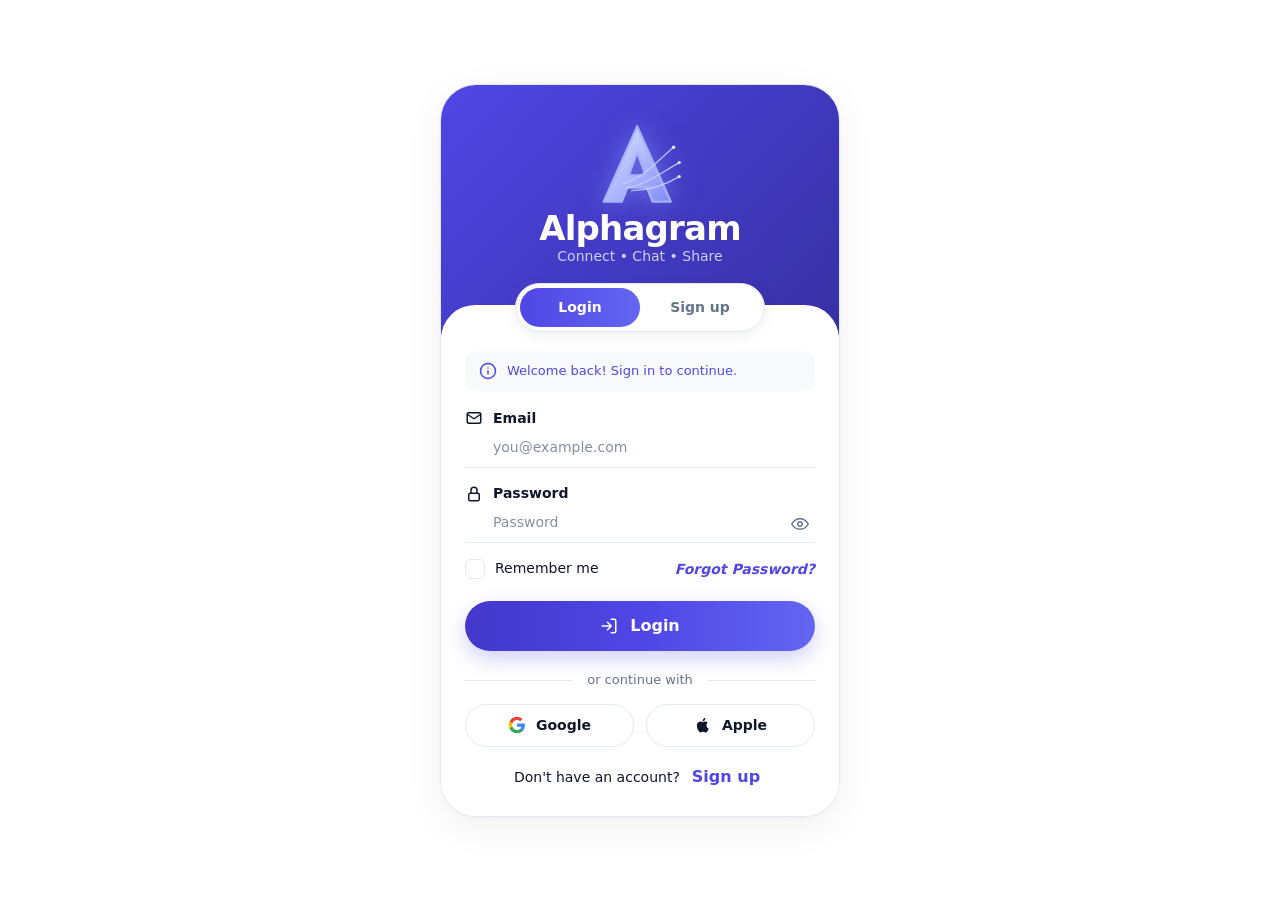
<file: explore.html>
<!DOCTYPE html>
<html lang="en" data-theme="light">
<head>
    <meta charset="UTF-8" />
    <meta name="viewport" content="width=device-width, initial-scale=1.0, maximum-scale=1.0, user-scalable=no" />
    <title>Alphagram — Explore</title>
    <link rel="stylesheet" href="https://cdnjs.cloudflare.com/ajax/libs/font-awesome/6.5.2/css/all.min.css" />
    <link href="https://fonts.googleapis.com/css2?family=Inter:ital,wght@0,400;0,500;0,600;0,700;0,800;0,900;1,400;1,500&display=swap" rel="stylesheet" />
    <script src="alpha-common.js"></script>
    <style>
        /* ============================================================
           RESET & VARIABLES — identical to index.html
           ============================================================ */
        * {
            margin: 0;
            padding: 0;
            box-sizing: border-box;
            -webkit-tap-highlight-color: transparent;
        }

        :root {
            --bg: #f0f2f6;
            --surface: #ffffff;
            --surface-hover: #f4f6fa;
            --surface-raised: #ffffff;
            --text-primary: #0b0d12;
            --text-secondary: #565e70;
            --text-muted: #8e96a8;
            --border: #e4e8ef;
            --border-light: #edf0f5;
            --shadow-sm: 0 1px 3px rgba(0, 0, 0, 0.04);
            --shadow-md: 0 4px 16px rgba(0, 0, 0, 0.06);
            --shadow-lg: 0 12px 40px rgba(0, 0, 0, 0.08);
            --shadow-xl: 0 20px 60px rgba(0, 0, 0, 0.12);
            --radius-sm: 10px;
            --radius-md: 16px;
            --radius-lg: 24px;
            --radius-xl: 32px;
            --radius-full: 99px;
            --primary: var(--ag-primary);
            --primary-light: var(--ag-primary);
            --primary-dark: #3730a3;
            --primary-bg: color-mix(in srgb, var(--ag-primary) 8%, transparent);
            --primary-bg-hover: color-mix(in srgb, var(--ag-primary) 16%, transparent);
            --green: #22c55e;
            --green-bg: rgba(34, 197, 94, 0.12);
            --red: #ef4444;
            --red-bg: rgba(239, 68, 68, 0.10);
            --orange: var(--ag-text-2);
            --orange-bg: rgba(245, 158, 11, 0.12);
            --gradient-primary: linear-gradient(135deg, var(--ag-primary), var(--ag-primary));
            --gradient-warm: linear-gradient(135deg, var(--ag-text-2), #ef4444);
            --gradient-cool: linear-gradient(135deg, var(--ag-text-2), #3b82f6);
            --font: 'Inter', -apple-system, BlinkMacSystemFont, 'Segoe UI', Roboto, sans-serif;
            --transition: 0.25s cubic-bezier(0.4, 0, 0.2, 1);
            --nav-width: 220px;
            --right-width: 260px;
        }

        [data-theme="dark"] {
            --bg: #0c0e15;
            --surface: #161920;
            --surface-hover: #1e222b;
            --surface-raised: #1a1d26;
            --text-primary: #f1f3f7;
            --text-secondary: #9aa2b5;
            --text-muted: #6e768a;
            --border: #262b36;
            --border-light: #1e222b;
            --shadow-sm: 0 1px 3px rgba(0, 0, 0, 0.3);
            --shadow-md: 0 4px 16px rgba(0, 0, 0, 0.4);
            --shadow-lg: 0 12px 40px rgba(0, 0, 0, 0.5);
            --shadow-xl: 0 20px 60px rgba(0, 0, 0, 0.6);
            --primary-bg: color-mix(in srgb, var(--ag-primary) 15%, transparent);
            --primary-bg-hover: color-mix(in srgb, var(--ag-primary) 25%, transparent);
            --green-bg: rgba(34, 197, 94, 0.15);
            --red-bg: rgba(239, 68, 68, 0.15);
            --orange-bg: rgba(245, 158, 11, 0.15);
        }

        html,
        body {
            height: 100%;
        }

        body {
            font-family: var(--font);
            background: var(--bg);
            color: var(--text-primary);
            overflow: hidden;
            -webkit-font-smoothing: antialiased;
            -moz-osx-font-smoothing: grayscale;
            font-size: 15px;
            line-height: 1.6;
        }

        button,
        input,
        textarea {
            font-family: inherit;
            font-size: inherit;
        }
        button {
            color: inherit;
            cursor: pointer;
            border: none;
            background: none;
        }
        *:focus-visible {
            outline: 2px solid var(--primary);
            outline-offset: 2px;
            border-radius: 6px;
        }
        ::-webkit-scrollbar {
            width: 4px;
            height: 4px;
        }
        ::-webkit-scrollbar-track {
            background: transparent;
        }
        ::-webkit-scrollbar-thumb {
            background: var(--border);
            border-radius: 99px;
        }
        ::-webkit-scrollbar-thumb:hover {
            background: var(--text-muted);
        }

        i[class*="fa-"] {
            line-height: 1;
            font-size: 1em;
        }

        /* ============================================================
           APP SHELL — same as index.html
           ============================================================ */
        .app {
            height: 100vh;
            display: grid;
            grid-template-columns: var(--nav-width) minmax(400px, 720px) var(--right-width);
            gap: 16px;
            max-width: 1480px;
            margin: 0 auto;
            padding: 14px 18px 14px 18px;
        }

        /* ============================================================
           LEFT NAVIGATION — identical to index.html
           ============================================================ */
        .left {
            display: flex;
            flex-direction: column;
            background: var(--surface);
            border-radius: var(--radius-lg);
            padding: 10px 8px;
            box-shadow: var(--shadow-sm);
            border: 1px solid var(--border-light);
            overflow: hidden;
            height: calc(100vh - 28px);
        }

        .brand {
            display: flex;
            align-items: center;
            gap: 12px;
            padding: 4px 10px 18px 10px;
            cursor: pointer;
            background: none;
            border: 0;
            text-align: left;
            color: inherit;
            flex-shrink: 0;
        }

        .logo {
            width: 40px;
            height: 40px;
            border-radius: var(--radius-sm);
            background: var(--gradient-primary);
            display: flex;
            align-items: center;
            justify-content: center;
            color: white;
            font-size: 18px;
            font-weight: 800;
            box-shadow: 0 6px 18px color-mix(in srgb, var(--ag-primary) 30%, transparent);
            flex-shrink: 0;
        }

        .brand-name-wrap {
            line-height: 1.2;
        }
        .brand-name {
            font-size: 20px;
            font-weight: 800;
            letter-spacing: -0.02em;
            background: var(--gradient-primary);
            -webkit-background-clip: text;
            -webkit-text-fill-color: transparent;
            background-clip: text;
        }
        .brand-tag {
            font-size: 9px;
            font-weight: 700;
            color: var(--text-muted);
            text-transform: uppercase;
            letter-spacing: 0.15em;
            -webkit-text-fill-color: var(--text-muted);
        }

        .nav {
            display: flex;
            flex-direction: column;
            overflow-y: auto;
            flex: 1;
            padding: 2px 2px 6px;
            mask-image: linear-gradient(to bottom, #000 calc(100% - 20px), transparent 100%);
        }
        .nav::-webkit-scrollbar {
            width: 0;
        }

        .nav-section-label {
            font-size: 10px;
            font-weight: 700;
            text-transform: uppercase;
            letter-spacing: 0.1em;
            color: var(--text-muted);
            padding: 14px 12px 6px;
        }
        .nav-section-label:first-child {
            padding-top: 2px;
        }

        .nav button {
            position: relative;
            border: 0;
            background: transparent;
            color: var(--text-secondary);
            padding: 8px 12px;
            border-radius: var(--radius-sm);
            display: flex;
            align-items: center;
            gap: 12px;
            font-size: 13.5px;
            font-weight: 600;
            cursor: pointer;
            transition: var(--transition);
            text-align: left;
            flex-shrink: 0;
            margin-bottom: 1px;
        }

        .nav button:hover {
            background: var(--surface-hover);
            color: var(--text-primary);
        }

        .nav button.active {
            color: var(--primary);
            background: var(--primary-bg);
            font-weight: 700;
        }
        .nav button.active .nav-icon {
            color: var(--primary);
            background: var(--primary-bg);
        }

        .nav-icon {
            width: 32px;
            height: 32px;
            border-radius: var(--radius-sm);
            display: flex;
            align-items: center;
            justify-content: center;
            background: transparent;
            color: var(--text-muted);
            flex-shrink: 0;
            transition: var(--transition);
            font-size: 15px;
        }
        .nav button:hover .nav-icon {
            background: var(--surface-hover);
            color: var(--text-primary);
        }

        .nav-badge {
            width: 7px;
            height: 7px;
            border-radius: 50%;
            background: var(--red);
            margin-left: auto;
            flex-shrink: 0;
            box-shadow: 0 0 0 2px var(--surface);
        }

        .profile-mini {
            margin-top: 6px;
            background: var(--surface-hover);
            border-radius: var(--radius-md);
            padding: 8px 10px;
            display: flex;
            align-items: center;
            gap: 10px;
            flex-shrink: 0;
            transition: var(--transition);
        }
        .profile-mini:hover {
            background: var(--border-light);
        }

        .profile-mini .name-wrap {
            flex: 1;
            min-width: 0;
            cursor: pointer;
        }
        .profile-mini .name {
            font-size: 13px;
            font-weight: 700;
            white-space: nowrap;
            overflow: hidden;
            text-overflow: ellipsis;
        }
        .profile-mini small {
            color: var(--text-muted);
            font-size: 10.5px;
        }
        .profile-mini .logout-btn {
            border: 1px solid var(--border);
            background: var(--surface);
            color: var(--text-muted);
            cursor: pointer;
            width: 30px;
            height: 30px;
            display: flex;
            align-items: center;
            justify-content: center;
            border-radius: var(--radius-sm);
            font-size: 13px;
            transition: var(--transition);
        }
        .profile-mini .logout-btn:hover {
            background: var(--red-bg);
            color: var(--red);
            border-color: rgba(239, 68, 68, 0.3);
        }

        .avatar {
            width: 36px;
            height: 36px;
            border-radius: 50%;
            display: flex;
            align-items: center;
            justify-content: center;
            font-weight: 700;
            flex-shrink: 0;
            overflow: hidden;
            color: #fff;
            font-size: 13px;
            background: var(--gradient-primary);
        }
        .avatar img {
            width: 100%;
            height: 100%;
            object-fit: cover;
            border-radius: 50%;
        }

        .avatar.g1 {
            background: linear-gradient(135deg, var(--ag-text-2), #ef4444);
        }
        .avatar.g2 {
            background: linear-gradient(135deg, var(--ag-primary), var(--ag-primary));
        }
        .avatar.g3 {
            background: linear-gradient(135deg, #22c55e, var(--ag-text-2));
        }
        .avatar.g4 {
            background: linear-gradient(135deg, #ec4899, #f43f5e);
        }
        .avatar.g5 {
            background: linear-gradient(135deg, #8b5cf6, #d946ef);
        }
        .avatar.g6 {
            background: linear-gradient(135deg, #14b8a6, #22c55e);
        }

        /* ============================================================
           CENTER
           ============================================================ */
        .center {
            overflow-y: auto;
            padding: 2px 2px 80px 2px;
            scrollbar-width: none;
            height: calc(100vh - 28px);
        }
        .center::-webkit-scrollbar {
            display: none;
        }

        /* --- HEADER (same as index.html) --- */
        .top {
            display: flex;
            align-items: center;
            justify-content: space-between;
            margin-bottom: 16px;
            gap: 10px;
            background: var(--surface);
            padding: 10px 20px;
            border-radius: var(--radius-lg);
            border: 1px solid var(--border-light);
            box-shadow: var(--shadow-sm);
            position: relative;
            overflow: hidden;
        }
        .top::before {
            content: '';
            position: absolute;
            top: 0;
            left: 0;
            right: 0;
            height: 3px;
            background: var(--gradient-primary);
            opacity: 0.6;
        }

        .top-left {
            display: flex;
            align-items: center;
            gap: 12px;
            min-width: 0;
            border: 0;
            background: none;
            cursor: pointer;
            text-align: left;
            color: inherit;
            padding: 4px 2px;
            border-radius: var(--radius-sm);
            transition: var(--transition);
            position: relative;
            z-index: 1;
        }
        .top-left:hover {
            opacity: 0.7;
        }

        .top-icon-wrap {
            width: 36px;
            height: 36px;
            border-radius: var(--radius-sm);
            background: var(--gradient-primary);
            display: flex;
            align-items: center;
            justify-content: center;
            color: white;
            font-size: 16px;
            font-weight: 800;
            box-shadow: 0 4px 12px color-mix(in srgb, var(--ag-primary) 25%, transparent);
            flex-shrink: 0;
        }

        .top-title-wrap {
            line-height: 1.2;
        }
        .top-title {
            font-size: 20px;
            font-weight: 800;
            letter-spacing: -0.02em;
            background: var(--gradient-primary);
            -webkit-background-clip: text;
            -webkit-text-fill-color: transparent;
            background-clip: text;
            white-space: nowrap;
            overflow: hidden;
            text-overflow: ellipsis;
            max-width: 40vw;
        }
        .top-sub {
            font-size: 10px;
            font-weight: 600;
            color: var(--text-muted);
            letter-spacing: 0.05em;
            text-transform: uppercase;
            -webkit-text-fill-color: var(--text-muted);
        }

        .top-actions {
            display: flex;
            gap: 6px;
            flex-shrink: 0;
            position: relative;
            z-index: 1;
        }

        .circle-btn {
            width: 40px;
            height: 40px;
            border-radius: 50%;
            border: 1px solid var(--border);
            background: var(--surface);
            color: var(--text-secondary);
            display: flex;
            align-items: center;
            justify-content: center;
            cursor: pointer;
            transition: var(--transition);
            flex-shrink: 0;
            font-size: 15px;
        }
        .circle-btn:hover {
            color: var(--primary);
            border-color: var(--primary);
            transform: translateY(-2px);
            box-shadow: var(--shadow-md);
        }
        .circle-btn.active {
            color: var(--primary);
            background: var(--primary-bg);
            border-color: var(--primary);
        }

        /* ============================================================
           EXPLORE CONTENT
           ============================================================ */
        .explore-content {
            padding: 0 4px;
        }

        /* Hero */
        .explore-hero {
            background: var(--gradient-primary);
            border-radius: var(--radius-lg);
            padding: 20px 24px;
            margin-bottom: 18px;
            position: relative;
            overflow: hidden;
            color: #fff;
            box-shadow: 0 4px 24px color-mix(in srgb, var(--ag-primary) 30%, transparent);
        }
        .explore-hero::before {
            content: '';
            position: absolute;
            inset: 0;
            background: radial-gradient(circle at 30% 40%, rgba(255,255,255,0.12), transparent 60%);
            pointer-events: none;
        }
        .explore-hero .hero-greeting {
            font-size: 13px;
            opacity: 0.85;
            font-weight: 500;
            margin-bottom: 2px;
        }
        .explore-hero .hero-title {
            font-size: 22px;
            font-weight: 800;
            letter-spacing: -0.02em;
            margin-bottom: 10px;
        }
        .explore-hero .hero-stats {
            display: flex;
            gap: 16px;
            flex-wrap: wrap;
        }
        .explore-hero .hero-stat {
            display: flex;
            align-items: center;
            gap: 8px;
            background: rgba(255,255,255,0.12);
            backdrop-filter: blur(8px);
            padding: 4px 14px 4px 10px;
            border-radius: 99px;
            border: 1px solid rgba(255,255,255,0.08);
            font-size: 12px;
            font-weight: 500;
        }
        .explore-hero .hero-stat .num {
            font-weight: 700;
            font-size: 15px;
        }

        /* Categories */
        .categories {
            display: flex;
            gap: 8px;
            overflow-x: auto;
            padding: 4px 0 14px;
            scrollbar-width: none;
        }
        .categories::-webkit-scrollbar {
            display: none;
        }
        .category-btn {
            padding: 6px 16px;
            border: 1px solid var(--border);
            border-radius: 99px;
            background: var(--surface);
            color: var(--text-secondary);
            font-size: 12px;
            font-weight: 500;
            cursor: pointer;
            white-space: nowrap;
            transition: var(--transition);
            box-shadow: var(--shadow-sm);
            display: flex;
            align-items: center;
            gap: 6px;
        }
        .category-btn:hover {
            background: var(--surface-hover);
            color: var(--text-primary);
            transform: translateY(-2px);
            box-shadow: var(--shadow-md);
        }
        .category-btn.active {
            background: var(--primary);
            color: #fff;
            border-color: var(--primary);
            box-shadow: 0 4px 16px color-mix(in srgb, var(--ag-primary) 35%, transparent);
        }
        .category-btn i {
            font-size: 13px;
        }

        /* Search */
        .explore-search {
            position: relative;
            margin-bottom: 18px;
        }
        .explore-search input {
            width: 100%;
            height: 48px;
            padding: 0 16px 0 44px;
            border: 1.5px solid var(--border);
            border-radius: var(--radius-full);
            background: var(--surface);
            color: var(--text-primary);
            font-size: 14px;
            outline: none;
            transition: var(--transition);
            box-shadow: var(--shadow-sm);
        }
        .explore-search input:focus {
            border-color: var(--primary);
            box-shadow: 0 0 0 3px var(--primary-bg), var(--shadow-md);
        }
        .explore-search input::placeholder {
            color: var(--text-muted);
        }
        .explore-search .search-icon {
            position: absolute;
            left: 16px;
            top: 50%;
            transform: translateY(-50%);
            color: var(--text-muted);
            font-size: 16px;
            pointer-events: none;
        }

        /* Page header */
        .page-header {
            display: flex;
            justify-content: space-between;
            align-items: center;
            margin-bottom: 14px;
        }
        .page-title {
            font-size: 18px;
            font-weight: 700;
            color: var(--text-primary);
        }
        .page-title i {
            margin-right: 8px;
            color: var(--primary);
        }
        .page-subtitle {
            font-size: 13px;
            color: var(--text-muted);
        }

        /* Explore Grid */
        .explore-grid {
            display: grid;
            grid-template-columns: repeat(auto-fill, minmax(180px, 1fr));
            gap: 14px;
        }

        .explore-item {
            background: var(--surface);
            border: 1px solid var(--border-light);
            border-radius: var(--radius-md);
            padding: 18px 14px;
            text-align: center;
            cursor: pointer;
            transition: var(--transition);
            box-shadow: var(--shadow-sm);
        }
        .explore-item:hover {
            transform: translateY(-4px);
            box-shadow: var(--shadow-md);
            border-color: var(--primary);
        }
        .explore-item .icon-wrap {
            font-size: 36px;
            display: block;
            margin-bottom: 6px;
        }
        .explore-item .name {
            font-weight: 600;
            font-size: 14px;
            color: var(--text-primary);
        }
        .explore-item .cat-tag {
            font-size: 10px;
            color: var(--text-muted);
            text-transform: uppercase;
            letter-spacing: 0.06em;
            margin-top: 4px;
            font-weight: 600;
        }
        .explore-item .members {
            font-size: 12px;
            color: var(--text-secondary);
            margin-top: 8px;
            display: flex;
            align-items: center;
            justify-content: center;
            gap: 4px;
        }

        /* People List */
        .people-list {
            max-width: 640px;
        }
        .person-row {
            display: flex;
            align-items: center;
            gap: 12px;
            padding: 10px 0;
            border-bottom: 1px solid var(--border-light);
            transition: var(--transition);
        }
        .person-row:last-child {
            border-bottom: none;
        }
        .person-row:hover {
            padding-left: 4px;
        }
        .person-row .info {
            flex: 1;
            min-width: 0;
        }
        .person-row .name {
            font-weight: 600;
            font-size: 14px;
            color: var(--text-primary);
        }
        .person-row .bio {
            font-size: 13px;
            color: var(--text-secondary);
            white-space: nowrap;
            overflow: hidden;
            text-overflow: ellipsis;
        }
        .person-row .follow-btn {
            padding: 4px 14px;
            border: none;
            border-radius: 99px;
            font-size: 12px;
            font-weight: 600;
            cursor: pointer;
            transition: var(--transition);
            font-family: var(--font);
            flex-shrink: 0;
        }
        .person-row .follow-btn.following {
            background: var(--surface-hover);
            color: var(--text-secondary);
        }
        .person-row .follow-btn.following:hover {
            background: var(--red-bg);
            color: var(--red);
        }
        .person-row .follow-btn.not-following {
            background: var(--gradient-primary);
            color: #fff;
            box-shadow: 0 4px 12px color-mix(in srgb, var(--ag-primary) 30%, transparent);
        }
        .person-row .follow-btn.not-following:hover {
            transform: translateY(-2px);
            box-shadow: 0 6px 20px color-mix(in srgb, var(--ag-primary) 40%, transparent);
        }

        /* Avatars inline */
        .av {
            border-radius: 50%;
            display: flex;
            align-items: center;
            justify-content: center;
            font-weight: 600;
            flex-shrink: 0;
            overflow: hidden;
            box-shadow: 0 0 0 2px var(--surface), 0 0 0 3px var(--border);
            transition: var(--transition);
        }
        .av-primary {
            background: var(--primary-bg);
            color: var(--primary);
        }
        .av-accent {
            background: color-mix(in srgb, var(--ag-primary) 12%, transparent);
            color: var(--ag-primary);
        }
        .av-success {
            background: var(--green-bg);
            color: var(--green);
        }
        .av-warning {
            background: var(--orange-bg);
            color: var(--orange);
        }
        .av-danger {
            background: var(--red-bg);
            color: var(--red);
        }
        .av-mid {
            background: var(--surface-hover);
            color: var(--text-secondary);
        }
        .av img {
            width: 100%;
            height: 100%;
            object-fit: cover;
            border-radius: 50%;
        }

        /* Empty state */
        .empty-state {
            text-align: center;
            padding: 48px 20px;
            color: var(--text-muted);
        }
        .empty-state .icon-wrap {
            font-size: 48px;
            display: block;
            margin-bottom: 12px;
            opacity: 0.5;
        }
        .empty-state .empty-title {
            font-size: 18px;
            font-weight: 600;
            color: var(--text-primary);
            margin-bottom: 4px;
        }
        .empty-state .empty-sub {
            font-size: 14px;
            color: var(--text-secondary);
        }

        /* ============================================================
           RIGHT PANEL — optional, hidden on explore
           ============================================================ */
        .right {
            display: none;
        }

        /* ============================================================
           MOBILE NAV
           ============================================================ */
        .mobile-nav {
            display: none;
            position: fixed;
            left: 10px;
            right: 10px;
            bottom: 10px;
            height: 58px;
            align-items: center;
            justify-content: space-around;
            background: var(--surface-raised);
            border: 1px solid var(--border);
            backdrop-filter: blur(25px);
            border-radius: var(--radius-lg);
            z-index: 1000;
            box-shadow: var(--shadow-lg);
        }
        .mobile-nav button {
            border: 0;
            background: none;
            color: var(--text-muted);
            width: 46px;
            height: 46px;
            border-radius: var(--radius-sm);
            display: flex;
            align-items: center;
            justify-content: center;
            cursor: pointer;
            font-size: 16px;
            transition: var(--transition);
        }
        .mobile-nav button.active {
            color: var(--primary);
            background: var(--primary-bg);
        }
        .mobile-nav .create {
            background: var(--gradient-primary);
            color: #fff;
            box-shadow: 0 4px 16px color-mix(in srgb, var(--ag-primary) 35%, transparent);
        }
        .mobile-nav .create:hover {
            transform: scale(1.05);
        }

        /* ============================================================
           TOAST
           ============================================================ */
        .toast-wrap {
            position: fixed;
            bottom: 24px;
            right: 24px;
            z-index: 1200;
            display: flex;
            flex-direction: column;
            gap: 8px;
            pointer-events: none;
            max-width: 380px;
        }
        .toast {
            display: flex;
            align-items: center;
            gap: 10px;
            background: var(--surface-raised);
            border: 1px solid var(--border);
            border-left: 3px solid var(--primary);
            border-radius: var(--radius-md);
            padding: 11px 18px;
            font-size: 13px;
            color: var(--text-primary);
            box-shadow: var(--shadow-lg);
            pointer-events: auto;
            animation: toastIn 0.4s cubic-bezier(0.4, 0, 0.2, 1);
            transition: var(--transition);
        }
        .toast i {
            font-size: 15px;
            flex-shrink: 0;
        }
        @keyframes toastIn {
            from { opacity: 0; transform: translateX(30px) scale(0.95); }
            to { opacity: 1; transform: none; }
        }
        .toast-close {
            background: none;
            border: 0;
            color: var(--text-muted);
            cursor: pointer;
            padding: 0 4px;
            margin-left: auto;
            display: flex;
            font-size: 13px;
            transition: var(--transition);
        }
        .toast-close:hover {
            color: var(--red);
        }

        /* ============================================================
           RESPONSIVE — same as index.html
           ============================================================ */
        @media (max-width: 1100px) {
            .app {
                grid-template-columns: 180px minmax(400px, 1fr);
            }
            .right {
                display: none;
            }
            :root {
                --nav-width: 180px;
                --right-width: 0px;
            }
        }

        @media (max-width: 760px) {
            body {
                overflow: hidden;
            }
            .app {
                display: block;
                padding: 0;
                height: 100vh;
            }
            .left {
                display: none;
            }
            .center {
                height: 100vh;
                padding: 10px 12px 80px 12px;
                overflow-y: auto;
            }
            .top {
                padding: 8px 14px;
                border-radius: var(--radius-md);
            }
            .top-title {
                font-size: 17px;
            }
            .top-icon-wrap {
                width: 30px;
                height: 30px;
                font-size: 13px;
            }
            .top-sub {
                font-size: 9px;
            }
            .explore-hero {
                padding: 16px 18px;
                border-radius: var(--radius-md);
            }
            .explore-hero .hero-title {
                font-size: 18px;
            }
            .explore-hero .hero-stat .label {
                display: none;
            }
            .explore-grid {
                grid-template-columns: repeat(auto-fill, minmax(140px, 1fr));
                gap: 10px;
            }
            .explore-item {
                padding: 14px 10px;
            }
            .explore-item .icon-wrap {
                font-size: 28px;
            }
            .explore-item .name {
                font-size: 13px;
            }
            .category-btn {
                font-size: 11px;
                padding: 5px 12px;
            }
            .mobile-nav {
                display: flex;
            }
        }

        @media (max-width: 430px) {
            .explore-grid {
                grid-template-columns: repeat(auto-fill, minmax(120px, 1fr));
                gap: 8px;
            }
            .explore-item {
                padding: 12px 8px;
                border-radius: var(--radius-sm);
            }
            .explore-item .icon-wrap {
                font-size: 24px;
            }
            .explore-item .name {
                font-size: 12px;
            }
            .explore-item .members {
                font-size: 10px;
            }
            .person-row .bio {
                display: none;
            }
        }

        /* ============================================================
           UTILITY
           ============================================================ */
        .hidden {
            display: none !important;
        }
    </style>
<link rel="stylesheet" href="alphagram.css">
</head>

<body>

    <div class="app">

        <!-- ============================================================
        LEFT NAV — identical to index.html
        ============================================================ -->
        <aside class="left">

            <button class="brand" onclick="goTo('index.html')">
                <div class="logo">A</div>
                <div class="brand-name-wrap">
                    <div class="brand-name">Alphagram</div>
                    <div class="brand-tag">Social</div>
                </div>
            </button>

            <nav class="nav">
                <div class="nav-section-label">Main</div>
                <button onclick="goTo('index.html')">
                    <span class="nav-icon"><i class="fa-solid fa-house"></i></span> Home
                </button>
                <button class="active">
                    <span class="nav-icon"><i class="fa-solid fa-compass"></i></span> Explore
                </button>
                <button onclick="goTo('reels.html')">
                    <span class="nav-icon"><i class="fa-solid fa-film"></i></span> Reels
                </button>
                <button onclick="goTo('chat.html')">
                    <span class="nav-icon"><i class="fa-solid fa-comment-dots"></i></span> Messages
                    <span class="nav-badge" id="nav-msg-badge" style="display:none"></span>
                </button>

                <div class="nav-section-label">Workspace</div>
                <button onclick="goTo('events.html')">
                    <span class="nav-icon"><i class="fa-solid fa-calendar-days"></i></span> Events
                </button>
                <button onclick="goTo('vaults.html')">
                    <span class="nav-icon"><i class="fa-solid fa-shield-halved"></i></span> Vaults
                </button>
                <button onclick="goTo('ai.html')">
                    <span class="nav-icon"><i class="fa-solid fa-wand-magic-sparkles"></i></span> Alphagram AI
                </button>
                <button onclick="goTo('saved.html')">
                    <span class="nav-icon"><i class="fa-solid fa-bookmark"></i></span> Saved
                </button>

                <div class="nav-section-label">Account</div>
                <button onclick="goTo('settings.html')">
                    <span class="nav-icon"><i class="fa-solid fa-gear"></i></span> Settings
                </button>
            </nav>

            <div class="profile-mini">
                <div class="avatar" id="me-mini-avatar">?</div>
                <div class="name-wrap" onclick="goTo('settings.html')">
                    <div class="name" id="me-mini-name">You</div>
                    <small id="me-mini-handle">@you</small>
                </div>
                <button class="logout-btn" title="Sign out" onclick="doLogout()">
                    <i class="fa-solid fa-arrow-right-from-bracket"></i>
                </button>
            </div>

        </aside>

        <!-- ============================================================
        CENTER
        ============================================================ -->
        <main class="center">

            <!-- HEADER -->
            <div class="top">
                <button class="top-left" onclick="goTo('index.html')">
                    <div class="top-icon-wrap"><i class="fa-solid fa-bolt"></i></div>
                    <div class="top-title-wrap">
                        <div class="top-title">Alphagram</div>
                        <div class="top-sub">Explore</div>
                    </div>
                </button>
                <div class="top-actions">
                    <button class="circle-btn" id="topThemeButton" title="Toggle theme">
                        <i class="fa-regular fa-circle-half-stroke"></i>
                    </button>
                </div>
            </div>

            <!-- CONTENT -->
            <div class="explore-content">

                <!-- Hero -->
                <div class="explore-hero">
                    <div class="hero-greeting" id="heroGreeting">Good Afternoon 👋</div>
                    <div class="hero-title">Discover people &amp; communities</div>
                    <div class="hero-stats">
                        <div class="hero-stat">
                            <i class="fa-solid fa-users"></i>
                            <span class="num" id="userCount">0</span>
                            <span class="label">Users</span>
                        </div>
                        <div class="hero-stat">
                            <i class="fa-solid fa-compass"></i>
                            <span class="num" id="communityCount">8</span>
                            <span class="label">Discoveries</span>
                        </div>
                    </div>
                </div>

                <!-- Categories -->
                <div class="categories" id="categories">
                    <button class="category-btn active" onclick="filterExplore('all',this)">
                        <i class="fa-solid fa-grid-2"></i> All
                    </button>
                    <button class="category-btn" onclick="filterExplore('tech',this)">
                        <i class="fa-solid fa-microchip"></i> Tech
                    </button>
                    <button class="category-btn" onclick="filterExplore('creative',this)">
                        <i class="fa-solid fa-palette"></i> Creative
                    </button>
                    <button class="category-btn" onclick="filterExplore('music',this)">
                        <i class="fa-solid fa-music"></i> Music
                    </button>
                    <button class="category-btn" onclick="filterExplore('people',this)">
                        <i class="fa-solid fa-users"></i> People
                    </button>
                    <button class="category-btn" onclick="filterExplore('trending',this)">
                        <i class="fa-solid fa-fire"></i> Trending
                    </button>
                </div>

                <!-- Search -->
                <div class="explore-search">
                    <span class="search-icon"><i class="fa-solid fa-magnifying-glass"></i></span>
                    <input id="searchInput" placeholder="Search people, ideas, communities…" oninput="doSearch(this.value)">
                </div>

                <!-- Page Header -->
                <div class="page-header">
                    <div class="page-title"><i class="fa-solid fa-compass"></i> Explore</div>
                    <span class="page-subtitle" id="resultCount">Showing all</span>
                </div>

                <!-- Explore Content -->
                <div id="exploreContent"></div>

            </div>

        </main>

        <!-- ============================================================
        RIGHT PANEL — empty for explore
        ============================================================ -->
        <aside class="right"></aside>

    </div>

    <!-- ============================================================
    MOBILE NAV
    ============================================================ -->
    <nav class="mobile-nav">
        <button onclick="goTo('index.html')"><i class="fa-solid fa-house"></i></button>
        <button class="active"><i class="fa-solid fa-compass"></i></button>
        <button class="create" onclick="goTo('index.html')"><i class="fa-solid fa-plus"></i></button>
        <button onclick="goTo('chat.html')"><i class="fa-solid fa-comment-dots"></i></button>
        <button onclick="goTo('settings.html')"><i class="fa-solid fa-gear"></i></button>
    </nav>

    <!-- ============================================================
    TOAST
    ============================================================ -->
    <div class="toast-wrap" id="toastWrap"></div>

    <script>
        /* ============================================================
           CONFIG
           ============================================================ */
        const CF_API_BASE = 'https://alpha-auth.murwanashyakadieumerci540.workers.dev';
        const TOKEN_KEY = 'alpha_token';
        const USER_KEY = 'alpha_user';

        let CF_TOKEN = localStorage.getItem(TOKEN_KEY) || null;
        let CU = null;
        let UP = { display_name: '', bio: '', avatar_color: 'g2', avatar_url: null };
        let allUsers = {};

        const EXPLORE_ITEMS = [
            { id: 1, name: 'Alphagram Tech Meetup', cat: 'tech', icon: '💻', members: 245 },
            { id: 2, name: 'Kigali Art Walk', cat: 'creative', icon: '🎨', members: 189 },
            { id: 3, name: 'Sound of Rwanda', cat: 'music', icon: '🎵', members: 312 },
            { id: 4, name: 'AI & You Workshop', cat: 'tech', icon: '🤖', members: 156 },
            { id: 5, name: 'Digital Art Gallery', cat: 'creative', icon: '🖼️', members: 98 },
            { id: 6, name: 'Kigali Jazz Night', cat: 'music', icon: '🎷', members: 234 },
            { id: 7, name: 'Startup Weekend', cat: 'tech', icon: '🚀', members: 420 },
            { id: 8, name: 'Street Art Festival', cat: 'creative', icon: '🎭', members: 167 },
            { id: 9, name: 'Rwanda Music Festival', cat: 'music', icon: '🎸', members: 500 },
            { id: 10, name: 'Tech Career Fair', cat: 'tech', icon: '💼', members: 310 },
        ];

        /* ============================================================
           DOM REFS
           ============================================================ */
        const toastWrap = document.getElementById('toastWrap');
        const searchInput = document.getElementById('searchInput');

        /* ============================================================
           TOAST
           ============================================================ */
        const TOAST_ICONS = { success: 'fa-circle-check', error: 'fa-circle-xmark', info: 'fa-circle-info' };

        function toast(msg, type = 'success') {
            const t = document.createElement('div');
            t.className = 'toast';
            t.innerHTML =
                `<i class="fa-solid ${TOAST_ICONS[type] || 'fa-wand-magic-sparkles'}"></i>
                 <span>${msg}</span>
                 <button class="toast-close" onclick="this.parentElement.remove()"><i class="fa-solid fa-xmark"></i></button>`;
            toastWrap.appendChild(t);
            setTimeout(() => {
                t.style.opacity = '0';
                t.style.transform = 'translateX(16px)';
                setTimeout(() => t.remove(), 300);
            }, 3000);
        }

        /* ============================================================
           API HELPER
           ============================================================ */
        async function cfApi(endpoint, method = 'GET', payload = null) {
            const opts = {
                method,
                headers: { 'Content-Type': 'application/json' }
            };
            if (CF_TOKEN) opts.headers['Authorization'] = `Bearer ${CF_TOKEN}`;
            if (payload) opts.body = JSON.stringify(payload);

            const controller = new AbortController();
            const timer = setTimeout(() => controller.abort(), 15000);
            opts.signal = controller.signal;

            let res;
            try {
                res = await fetch(`${CF_API_BASE}${endpoint}`, opts);
            } catch (e) {
                clearTimeout(timer);
                throw new Error(e.name === 'AbortError' ? 'Request timed out — check your connection' : e.message);
            }
            clearTimeout(timer);

            let data = {};
            try { data = await res.json(); } catch (e) { data = {}; }
            if (!res.ok) throw new Error(data.error || data.message || `Request failed (${res.status})`);
            return data;
        }

        /* ============================================================
           UTILITIES
           ============================================================ */
        function initials(n) {
            return (n || '?').split(' ').map(w => w[0] || '').join('').toUpperCase().slice(0, 2) || '?';
        }

        function avHTML(uid, sz = 32, fs = 11) {
            const u = allUsers[uid] || {};
            const cl = u.avatar_color || 'av-primary';
            const ini = initials(u.display_name || '?');
            if (u.avatar_url) {
                return `<div class="av" style="width:${sz}px;height:${sz}px;"><img src="${u.avatar_url}" alt=""></div>`;
            }
            return `<div class="av ${cl}" style="width:${sz}px;height:${sz}px;font-size:${fs}px">${ini}</div>`;
        }

        function followsKey() { return 'alpha_follows_' + (CU?.id || 'guest'); }

        function loadFollows() { try { return JSON.parse(localStorage.getItem(followsKey()) || '[]'); } catch (e) { return []; } }

        function saveFollows(list) { localStorage.setItem(followsKey(), JSON.stringify(list)); }

        function isFollowing(uid) { return loadFollows().includes(uid); }

        function toggleFollow(uid) {
            let list = loadFollows();
            const name = allUsers[uid]?.display_name || 'User';
            if (list.includes(uid)) {
                list = list.filter(x => x !== uid);
                toast('Unfollowed ' + name, 'info');
            } else {
                list.push(uid);
                toast('Following ' + name + ' ✦');
            }
            saveFollows(list);
            renderExplore();
        }

        function followButtonHTML(uid) {
            const f = isFollowing(uid);
            return `<button class="follow-btn ${f ? 'following' : 'not-following'}" onclick="event.stopPropagation();toggleFollow('${uid}')">${f ? 'Following' : 'Follow'}</button>`;
        }

        function goTo(url) { window.location.href = url; }

        /* ============================================================
           GREETING
           ============================================================ */
        function getGreeting() {
            const h = new Date().getHours();
            if (h < 12) return 'Good Morning 🌅';
            if (h < 17) return 'Good Afternoon ☀️';
            if (h < 21) return 'Good Evening 🌇';
            return 'Good Night 🌙';
        }

        /* ============================================================
           THEME
           ============================================================ */
        function initTheme() {
            const saved = localStorage.getItem('alpha_theme') || 'light';
            document.documentElement.setAttribute('data-theme', saved);
        }

        function toggleTheme() {
            const cur = document.documentElement.getAttribute('data-theme') === 'dark' ? 'light' : 'dark';
            document.documentElement.setAttribute('data-theme', cur);
            localStorage.setItem('alpha_theme', cur);
        }

        document.getElementById('topThemeButton').addEventListener('click', () => {
            toggleTheme();
            toast(document.documentElement.getAttribute('data-theme') === 'dark' ? 'Dark mode enabled' :
                'Light mode enabled');
        });

        initTheme();

        /* ============================================================
           USERS
           ============================================================ */
        async function loadUsers() {
            try {
                const data = await cfApi('/users');
                data.forEach(u => allUsers[u.email] = u);
                document.getElementById('userCount').textContent = Object.keys(allUsers).length;
            } catch (e) { console.warn('Load users error:', e); }
        }

        /* ============================================================
           SEARCH
           ============================================================ */
        function doSearch(val) {
            const q = val.toLowerCase().trim();
            const el = document.getElementById('resultCount');
            if (!q) {
                el.textContent = 'Showing all';
                renderExplore();
                return;
            }
            const filtered = EXPLORE_ITEMS.filter(item =>
                item.name.toLowerCase().includes(q) ||
                item.cat.toLowerCase().includes(q)
            );
            el.textContent = `${filtered.length} result${filtered.length === 1 ? '' : 's'}`;
            renderExplore('all', filtered);
        }

        /* ============================================================
           FILTER
           ============================================================ */
        function filterExplore(cat, btn) {
            document.querySelectorAll('.category-btn').forEach(b => b.classList.remove('active'));
            if (btn) btn.classList.add('active');
            document.getElementById('resultCount').textContent = cat === 'all' ? 'Showing all' : `Showing ${cat}`;
            renderExplore(cat);
        }

        /* ============================================================
           RENDER EXPLORE
           ============================================================ */
        function renderExplore(cat = 'all', items = null) {
            const el = document.getElementById('exploreContent');
            if (!el) return;

            const data = items || EXPLORE_ITEMS;

            if (cat === 'people') {
                const others = Object.values(allUsers).filter(u => u.email !== CU?.id);
                if (!others.length) {
                    el.innerHTML = `
                        <div class="empty-state">
                            <span class="icon-wrap">👤</span>
                            <div class="empty-title">No people to show yet</div>
                            <div class="empty-sub">Invite friends or explore communities</div>
                        </div>
                    `;
                    return;
                }
                el.innerHTML = `<div class="people-list">${others.map(u => `
                    <div class="person-row">
                        ${avHTML(u.email, 40, 13)}
                        <div class="info">
                            <div class="name">${u.display_name}</div>
                            <div class="bio">${u.bio || 'Alphagram member'}</div>
                        </div>
                        ${followButtonHTML(u.email)}
                    </div>
                `).join('')}</div>`;
                return;
            }

            let filtered = data;
            if (cat === 'trending') {
                filtered = [...data].sort((a, b) => b.members - a.members).slice(0, 4);
            } else if (cat !== 'all') {
                filtered = data.filter(item => item.cat === cat);
            }

            if (!filtered.length) {
                el.innerHTML = `
                    <div class="empty-state">
                        <span class="icon-wrap">🔍</span>
                        <div class="empty-title">Nothing found</div>
                        <div class="empty-sub">Try adjusting your search or filter</div>
                    </div>
                `;
                return;
            }

            el.innerHTML = `<div class="explore-grid">${filtered.map(item => `
                <div class="explore-item" onclick="toast('Opening ${item.name}…', 'info')">
                    <span class="icon-wrap">${item.icon}</span>
                    <div class="name">${item.name}</div>
                    <div class="cat-tag">${item.cat}</div>
                    <div class="members"><i class="fa-solid fa-users"></i> ${item.members || 0} members</div>
                </div>
            `).join('')}</div>`;
        }

        /* ============================================================
           LOGOUT
           ============================================================ */
        function doLogout() {
            if (confirm('Sign out?')) {
                localStorage.removeItem(TOKEN_KEY);
                localStorage.removeItem(USER_KEY);
                window.location.href = 'login.html';
            }
        }

        /* ============================================================
           APPLY PROFILE TO CHROME
           ============================================================ */
        function applyProfileToChrome() {
            const name = UP.display_name || (CU && CU.email ? CU.email.split('@')[0] : 'User');
            const handle = '@' + ((CU && CU.email) || 'user').split('@')[0];

            const avEl = document.getElementById('me-mini-avatar');
            if (avEl) {
                if (UP.avatar_url) {
                    avEl.innerHTML = `<img src="${UP.avatar_url}" alt="">`;
                } else {
                    avEl.textContent = (name || '?').slice(0, 2).toUpperCase();
                    avEl.className = 'avatar g2';
                }
            }
            document.getElementById('me-mini-name').textContent = name;
            document.getElementById('me-mini-handle').textContent = handle;
        }

        /* ============================================================
           INIT
           ============================================================ */
        async function init() {
            const savedUser = localStorage.getItem(USER_KEY);
            if (CF_TOKEN && savedUser) {
                try {
                    const parsed = JSON.parse(savedUser);
                    CU = parsed.CU;
                    UP = parsed.UP || UP;
                } catch (e) {}
            }

            if (!CF_TOKEN || !CU) {
                window.location.href = 'login.html';
                return;
            }

            applyProfileToChrome();
            document.getElementById('heroGreeting').textContent = getGreeting();

            await loadUsers();
            renderExplore('all');
        }

        init();
    </script>

</body>
</html>
</file>
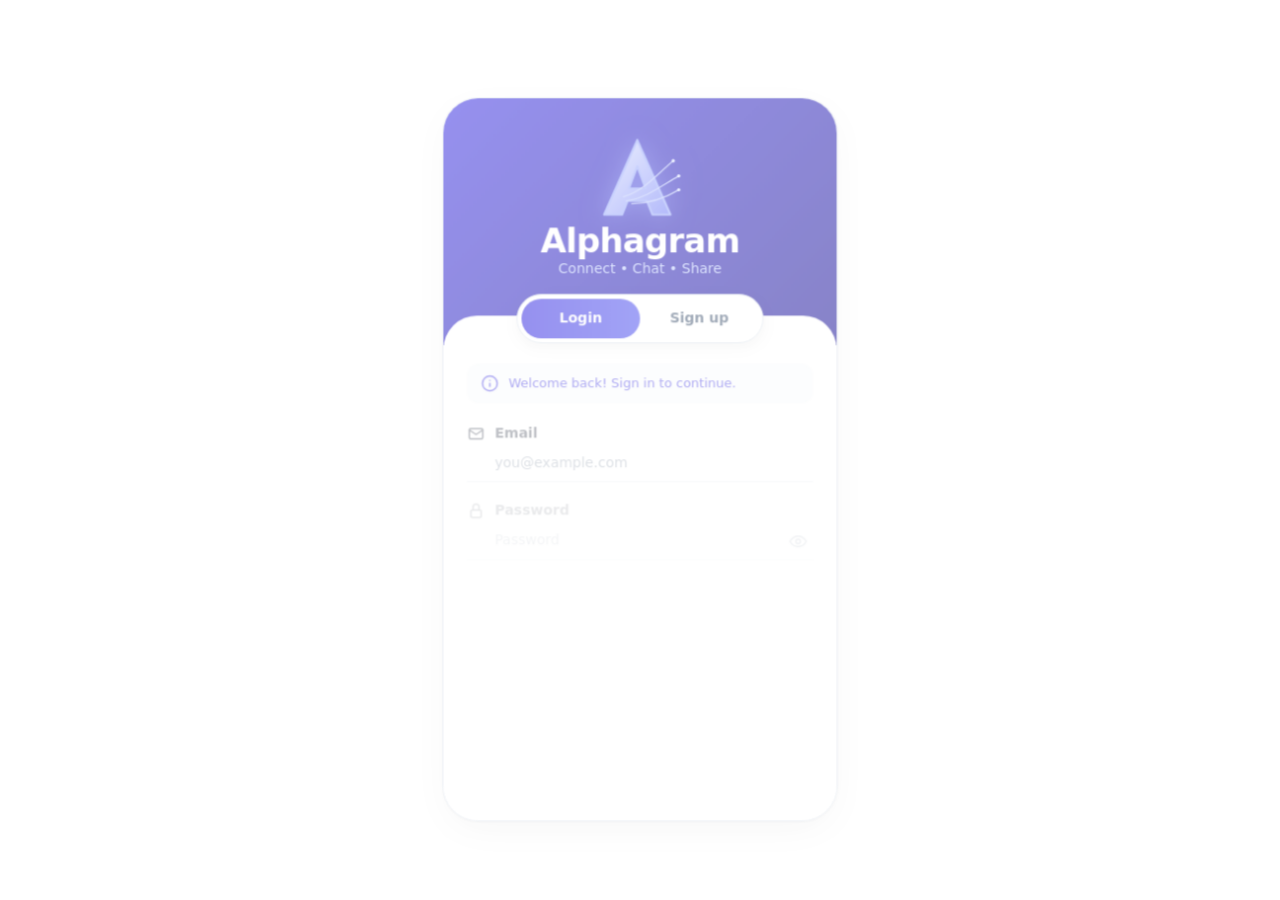
<file: groups.html>
<!DOCTYPE html>
<html lang="en" data-theme="light">
<head>
<meta charset="UTF-8">

<meta
    name="viewport"
    content="width=device-width, initial-scale=1.0, viewport-fit=cover"
>

<title>Alphagram — Groups</title>

<script src="alpha-common.js"></script>

<style>

/* =========================================================
   ALPHA GROUPS
   MATCHES chat.html'S DESIGN SYSTEM
   ========================================================= */

:root{
    --alpha:var(--primary,var(--ag-primary));
    --alpha-light:var(--primary-light,#3b96ff);
    --alpha-dark:var(--primary-dark,#0059b3);

    --bg:#f5f6f8;
    --surface:#ffffff;
    --surface-2:#f0f2f5;

    --text:#111318;
    --muted:#737780;
    --line:#e4e6ea;

    --white:#fff;
    --danger:#ff3040;
    --success:#25c768;

    --shadow:
        0 10px 35px rgba(0,0,0,.08);

    --safe-top:env(safe-area-inset-top);
    --safe-bottom:env(safe-area-inset-bottom);
}

*{
    margin:0;
    padding:0;
    box-sizing:border-box;

    -webkit-tap-highlight-color:transparent;
}

html,
body{
    width:100%;
    height:100%;

    overflow:hidden;

    font-family:
        -apple-system,
        BlinkMacSystemFont,
        "SF Pro Display",
        "Segoe UI",
        Roboto,
        Arial,
        sans-serif;

    color:var(--text);
    background:var(--bg);
}

button,
input,
textarea{
    font:inherit;
}

button{
    cursor:pointer;
}

button:active{
    transform:scale(.96);
}

html[data-theme="dark"],
body.dark{
    --bg:#090a0c;
    --surface:#111317;
    --surface-2:#1b1d22;

    --text:#f5f5f7;
    --muted:#92959d;
    --line:#292c32;
}

.app{
    width:100%;
    height:100dvh;

    display:flex;
    flex-direction:column;

    overflow:hidden;
}


/* =========================================================
   SHARED COMPONENTS (icon-button, avatar, toast, modal, contact)
   ========================================================= */

.icon-button{
    width:40px;
    height:40px;

    border:0;
    border-radius:50%;

    background:transparent;

    color:var(--text);

    display:flex;
    align-items:center;
    justify-content:center;

    flex-shrink:0;
}

.icon-button:hover{
    background:var(--surface-2);
}

.icon-button svg{
    width:19px;
    height:19px;
}

.avatar-wrap{
    position:relative;
    width:50px;
    height:50px;
    flex-shrink:0;
}

.avatar{
    width:100%;
    height:100%;
    border-radius:50%;
    object-fit:cover;
    background:var(--surface-2);
}

.group-avatar-fallback{
    width:100%;
    height:100%;
    border-radius:50%;
    display:flex;
    align-items:center;
    justify-content:center;
    background:var(--alpha);
    color:#fff;
    font-weight:850;
    font-size:16px;
}

.toast{
    position:fixed;
    left:50%;
    bottom:calc(30px + var(--safe-bottom));
    transform:translate(-50%,15px);
    z-index:1000;
    padding:10px 16px;
    border-radius:22px;
    background:rgba(20,20,20,.92);
    color:#fff;
    font-size:11px;
    font-weight:750;
    opacity:0;
    visibility:hidden;
    transition:.22s;
    white-space:nowrap;
    max-width:90vw;
    overflow:hidden;
    text-overflow:ellipsis;
}

.toast.show{
    opacity:1;
    visibility:visible;
    transform:translate(-50%,0);
}

.modal-overlay{
    position:fixed;
    inset:0;
    z-index:800;
    background:rgba(0,0,0,.55);
    display:none;
    align-items:center;
    justify-content:center;
    padding:20px;
}

.modal-overlay.open{
    display:flex;
}

.modal{
    width:430px;
    max-width:100%;
    max-height:85vh;
    background:var(--surface);
    border-radius:22px;
    overflow:hidden;
    overflow-y:auto;
    box-shadow:0 25px 80px rgba(0,0,0,.25);
}

.modal-header{
    display:flex;
    align-items:center;
    justify-content:space-between;
    padding:17px;
    border-bottom:1px solid var(--line);
}

.modal-title{
    font-size:15px;
    font-weight:900;
}

.modal-close{
    border:0;
    width:34px;
    height:34px;
    border-radius:50%;
    background:var(--surface-2);
    color:var(--text);
    display:flex;
    align-items:center;
    justify-content:center;
}

.modal-close svg{
    width:16px;
    height:16px;
}

.contact-search{
    margin:13px;
    width:calc(100% - 26px);
    height:42px;
    border:1px solid var(--line);
    border-radius:21px;
    background:var(--surface-2);
    color:var(--text);
    outline:0;
    padding:0 14px;
    font-size:12px;
}

.contacts{
    padding:0 9px 12px;
    overflow:auto;
    max-height:55vh;
}

.contact{
    display:flex;
    align-items:center;
    gap:10px;
    padding:11px;
    border-radius:12px;
}

.contact:hover{
    background:var(--surface-2);
}

.contact-info{
    flex:1;
    min-width:0;
}

.contact-name{
    font-size:12px;
    font-weight:850;
}

.contact-handle{
    margin-top:3px;
    font-size:10px;
    color:var(--muted);
}

.contact.pickable{
    cursor:pointer;
}

.contact-checkbox{
    width:20px;
    height:20px;
    flex-shrink:0;
    accent-color:var(--alpha);
    cursor:pointer;
}

.group-form{
    padding:14px 17px 4px;
    display:flex;
    flex-direction:column;
    gap:10px;
}

.group-form input[type="text"],
.group-form textarea{
    width:100%;
    border:1px solid var(--line);
    border-radius:14px;
    background:var(--surface-2);
    color:var(--text);
    outline:0;
    padding:11px 14px;
    font-size:13px;
    font-family:inherit;
    resize:none;
}

.group-form label{
    font-size:11px;
    font-weight:800;
    color:var(--muted);
    text-transform:uppercase;
    letter-spacing:.4px;
}

.group-members-title{
    padding:10px 17px 2px;
    font-size:11px;
    font-weight:800;
    color:var(--muted);
    text-transform:uppercase;
    letter-spacing:.4px;
}

.group-create-footer{
    padding:12px 17px 17px;
}

.group-create-footer button{
    width:100%;
    border:0;
    border-radius:16px;
    background:var(--alpha);
    color:#fff;
    padding:13px;
    font-size:13px;
    font-weight:850;

    display:flex;
    align-items:center;
    justify-content:center;
    gap:8px;
}

.group-create-footer button:disabled{
    opacity:.5;
}

.gs-avatar-row{
    display:flex;
    justify-content:center;
    padding:22px 17px 6px;
}

.gs-avatar-wrap{
    position:relative;
    width:88px;
    height:88px;
    cursor:pointer;
}

.gs-avatar-wrap img,
.gs-avatar-wrap .group-avatar-fallback{
    width:88px;
    height:88px;
    border-radius:50%;
    object-fit:cover;
    font-size:28px;
}

.gs-avatar-edit{
    position:absolute;
    right:-2px;
    bottom:-2px;
    width:30px;
    height:30px;
    border-radius:50%;
    background:var(--alpha);
    color:#fff;
    display:flex;
    align-items:center;
    justify-content:center;
    border:3px solid var(--surface);
}

.gs-avatar-edit svg{
    width:13px;
    height:13px;
}

.gs-section{
    padding:14px 17px 4px;
}

.gs-section-title{
    display:flex;
    align-items:center;
    justify-content:space-between;
    font-size:11px;
    font-weight:800;
    color:var(--muted);
    text-transform:uppercase;
    letter-spacing:.4px;
    padding:10px 0 8px;
}

.gs-section-title button{
    border:0;
    background:color-mix(in srgb,var(--alpha) 12%,transparent);
    color:var(--alpha);
    border-radius:14px;
    padding:6px 11px;
    font-size:10.5px;
    font-weight:800;
    text-transform:none;
    letter-spacing:0;

    display:flex;
    align-items:center;
    gap:5px;
}

.gs-section-title button svg{
    width:12px;
    height:12px;
}

.gs-save-btn{
    width:100%;
    border:0;
    border-radius:16px;
    background:var(--alpha);
    color:#fff;
    padding:13px;
    font-size:13px;
    font-weight:850;
    margin-top:4px;
}

.gs-save-btn:disabled{
    opacity:.5;
}

.gs-member-row{
    display:flex;
    align-items:center;
    gap:10px;
    padding:9px 4px;
}

.gs-member-row .avatar-wrap{
    width:38px;
    height:38px;
    flex-shrink:0;
}

.gs-member-info{
    flex:1;
    min-width:0;
}

.gs-member-name{
    font-size:12px;
    font-weight:800;
    display:flex;
    align-items:center;
    gap:6px;
    flex-wrap:wrap;
}

.gs-role-tag{
    font-size:9px;
    font-weight:800;
    padding:2px 7px;
    border-radius:8px;
    background:color-mix(in srgb,var(--alpha) 14%,transparent);
    color:var(--alpha);
}

.gs-remove-btn{
    border:0;
    width:28px;
    height:28px;
    border-radius:50%;
    background:var(--surface-2);
    color:var(--danger);
    flex-shrink:0;
    display:flex;
    align-items:center;
    justify-content:center;
}

.gs-remove-btn svg{
    width:13px;
    height:13px;
}

.gs-remove-btn:hover{
    background:color-mix(in srgb,var(--danger) 14%,transparent);
}

.contact-button{
    border:0;
    background:var(--alpha);
    color:#fff;
    border-radius:18px;
    padding:7px 12px;
    font-size:10px;
    font-weight:800;
    flex-shrink:0;
}

.gs-danger-zone{
    padding:14px 17px 28px;
    display:flex;
    flex-direction:column;
    gap:9px;
    border-top:1px solid var(--line);
    margin-top:8px;
}

.gs-danger-btn{
    width:100%;
    border:1px solid var(--line);
    border-radius:16px;
    background:var(--surface);
    color:var(--danger);
    padding:12px;
    font-size:12.5px;
    font-weight:800;

    display:flex;
    align-items:center;
    justify-content:center;
    gap:8px;
}

.gs-danger-btn svg{
    width:15px;
    height:15px;
}

.gs-danger-btn:hover{
    background:color-mix(in srgb,var(--danger) 8%,transparent);
}

.gs-danger-btn.neutral{
    color:var(--text);
}


/* =========================================================
   GROUPS PAGE — SCREENS
   ========================================================= */

.g-topbar{
    display:flex;
    align-items:center;
    justify-content:space-between;

    gap:10px;

    padding:
        calc(14px + var(--safe-top))
        10px
        14px
        14px;

    border-bottom:1px solid var(--line);
    background:var(--surface);

    flex-shrink:0;
}

.g-topbar-title{
    font-size:17px;
    font-weight:900;
    flex:1;
}

.g-body{
    flex:1;
    min-height:0;
    position:relative;

    max-width:620px;
    width:100%;
    margin:0 auto;
}

.g-screen{
    position:absolute;
    inset:0;

    display:none;
    flex-direction:column;

    overflow-y:auto;
    background:var(--bg);
}

.g-screen.active{
    display:flex;
}

.g-screen-header{
    display:flex;
    align-items:center;
    gap:10px;

    padding:
        calc(14px + var(--safe-top))
        10px
        14px
        10px;

    border-bottom:1px solid var(--line);
    background:var(--surface);

    position:sticky;
    top:0;
    z-index:5;

    flex-shrink:0;
}

.g-screen-title{
    font-size:15px;
    font-weight:900;
    flex:1;
    overflow:hidden;
    text-overflow:ellipsis;
    white-space:nowrap;
}

/* -- list screen -- */

.g-search-wrap{
    padding:14px 16px 6px;
    flex-shrink:0;
}

.g-search{
    height:44px;
    display:flex;
    align-items:center;
    gap:9px;
    padding:0 13px;
    border-radius:23px;
    background:var(--surface-2);
    color:var(--muted);
}

.g-search svg{
    width:17px;
    height:17px;
    flex-shrink:0;
}

.g-search input{
    flex:1;
    min-width:0;
    border:0;
    outline:0;
    background:transparent;
    color:var(--text);
    font-size:13px;
}

.g-list{
    flex:1;
    padding:6px 12px 110px;
}

.g-list-item{
    display:flex;
    align-items:center;
    gap:12px;
    padding:11px 8px;
    border-radius:15px;
    cursor:pointer;
}

.g-list-item:hover{
    background:var(--surface-2);
}

.g-list-info{
    flex:1;
    min-width:0;
}

.g-list-name{
    font-size:13.5px;
    font-weight:850;
    overflow:hidden;
    text-overflow:ellipsis;
    white-space:nowrap;
}

.g-list-sub{
    font-size:11px;
    color:var(--muted);
    margin-top:2px;
}

.g-list-chevron{
    flex-shrink:0;
    color:var(--muted);
    display:flex;
}

.g-list-chevron svg{
    width:16px;
    height:16px;
}

.g-empty{
    padding:70px 34px;
    text-align:center;
    color:var(--muted);
    font-size:12.5px;
    line-height:1.7;
}

.g-empty-icon{
    width:60px;
    height:60px;
    border-radius:50%;
    background:var(--surface-2);
    display:flex;
    align-items:center;
    justify-content:center;
    margin:0 auto 16px;
    color:var(--muted);
}

.g-empty-icon svg{
    width:26px;
    height:26px;
}

.fab{
    position:absolute;
    right:20px;
    bottom:calc(24px + var(--safe-bottom));

    width:56px;
    height:56px;
    border-radius:50%;

    border:0;
    background:var(--alpha);
    color:#fff;

    display:flex;
    align-items:center;
    justify-content:center;

    box-shadow:0 12px 30px color-mix(in srgb,var(--alpha) 45%,transparent);

    z-index:20;
}

.fab svg{
    width:24px;
    height:24px;
}

/* -- detail screen hero -- */

.gd-hero{
    padding:28px 22px 8px;
    text-align:center;
    flex-shrink:0;
}

.gd-hero .gs-avatar-wrap{
    margin:0 auto 14px;
}

.gd-name{
    font-size:19px;
    font-weight:900;
}

.gd-sub{
    font-size:12px;
    color:var(--muted);
    margin-top:4px;
}

.gd-desc{
    font-size:12.5px;
    color:var(--muted);
    margin-top:10px;
    padding:0 12px;
    line-height:1.55;
}

.role-pill{
    display:inline-flex;
    align-items:center;
    gap:6px;
    margin-top:12px;
    padding:6px 13px;
    border-radius:20px;
    background:color-mix(in srgb,var(--alpha) 14%,transparent);
    color:var(--alpha);
    font-size:10.5px;
    font-weight:800;
}

.role-pill svg{
    width:12px;
    height:12px;
}

.role-pill[hidden]{
    display:none;
}


/* =========================================================
   RESPONSIVE
   ========================================================= */

@media(min-width:760px){

    .app{
        padding:24px;
        align-items:center;
        background:
            radial-gradient(60% 50% at 50% 0%,
                color-mix(in srgb,var(--alpha) 10%,transparent),
                transparent 70%),
            var(--bg);
    }

    /* the list / create / detail screens become one centered card */
    .g-screen{
        inset:24px auto 24px 50%;
        transform:translateX(-50%);
        width:100%;
        max-width:640px;
        border:1px solid var(--line);
        border-radius:24px;
        box-shadow:var(--shadow);
        background:var(--bg);
    }

    .g-body{
        border:1px solid var(--line);
        border-radius:24px;
        overflow:hidden;
        box-shadow:var(--shadow);
        height:100%;
        max-height:900px;
    }

}

</style>
<link rel="stylesheet" href="alphagram.css">
</head>
<body>

<div class="app">

    <!-- =====================================================
         SCREEN 1 — GROUP LIST
         ===================================================== -->

    <div class="g-screen active" id="screenList">

        <header class="g-topbar">

            <button class="icon-button" id="backToChat" title="Back to chat">
                <svg viewBox="0 0 24 24" fill="none" stroke="currentColor" stroke-width="2" stroke-linecap="round" stroke-linejoin="round"><path d="m15 18-6-6 6-6"/></svg>
            </button>

            <div class="g-topbar-title">Groups</div>

            <button class="icon-button" id="themeButtonG" title="Theme">
                <svg viewBox="0 0 24 24" fill="none" stroke="currentColor" stroke-width="1.8" stroke-linecap="round" stroke-linejoin="round"><path d="M12 3a9 9 0 1 0 9 9 7 7 0 0 1-9-9Z"/></svg>
            </button>

        </header>

        <div class="g-search-wrap">
            <div class="g-search">
                <svg viewBox="0 0 24 24" fill="none" stroke="currentColor" stroke-width="1.8" stroke-linecap="round" stroke-linejoin="round"><circle cx="11" cy="11" r="7"/><path d="m21 21-4.3-4.3"/></svg>
                <input id="groupListSearch" type="search" placeholder="Search groups..." autocomplete="off">
            </div>
        </div>

        <div class="g-list" id="groupListBody">
            <div class="g-empty">Loading groups…</div>
        </div>

        <button class="fab" id="fabCreateGroup" title="Create group">
            <svg viewBox="0 0 24 24" fill="none" stroke="currentColor" stroke-width="2.2" stroke-linecap="round" stroke-linejoin="round"><path d="M12 5v14M5 12h14"/></svg>
        </button>

    </div>


    <!-- =====================================================
         SCREEN 2 — CREATE GROUP
         ===================================================== -->

    <div class="g-screen" id="screenCreate">

        <header class="g-screen-header">

            <button class="icon-button" id="backFromCreate" title="Back">
                <svg viewBox="0 0 24 24" fill="none" stroke="currentColor" stroke-width="2" stroke-linecap="round" stroke-linejoin="round"><path d="m15 18-6-6 6-6"/></svg>
            </button>

            <div class="g-screen-title">New group</div>

        </header>

        <div class="gs-avatar-row">

            <div class="gs-avatar-wrap" id="createAvatarWrap" title="Add group photo">
                <img id="createAvatarImg" style="display:none;" alt="">
                <div class="group-avatar-fallback" id="createAvatarFallback">
                    <svg viewBox="0 0 24 24" width="28" height="28" fill="none" stroke="currentColor" stroke-width="1.8" stroke-linecap="round" stroke-linejoin="round"><path d="M4 8a2 2 0 0 1 2-2h1.2l1.4-2h6.8l1.4 2H18a2 2 0 0 1 2 2v9a2 2 0 0 1-2 2H6a2 2 0 0 1-2-2Z"/><circle cx="12" cy="13" r="3.4"/></svg>
                </div>
                <div class="gs-avatar-edit">
                    <svg viewBox="0 0 24 24" fill="none" stroke="currentColor" stroke-width="2" stroke-linecap="round" stroke-linejoin="round"><path d="M4 8a2 2 0 0 1 2-2h1.2l1.4-2h6.8l1.4 2H18a2 2 0 0 1 2 2v9a2 2 0 0 1-2 2H6a2 2 0 0 1-2-2Z"/><circle cx="12" cy="13" r="3.4"/></svg>
                </div>
            </div>

        </div>

        <input type="file" id="createAvatarInput" accept="image/*" hidden>

        <div class="group-form">

            <div>
                <label>Group name</label>
                <input type="text" id="cgNameInput" maxlength="60" placeholder="e.g. Weekend Trip" autocomplete="off">
            </div>

            <div>
                <label>Description (optional)</label>
                <textarea id="cgDescInput" rows="2" maxlength="200" placeholder="What's this group about?"></textarea>
            </div>

        </div>

        <div class="group-members-title" id="cgMembersCountLabel">Add members</div>

        <input class="contact-search" id="cgMemberSearch" type="search" placeholder="Search people..." autocomplete="off">

        <div class="contacts" id="cgMembersChecklist">
            <div class="g-empty" style="padding:20px;">Loading contacts…</div>
        </div>

        <div class="group-create-footer">
            <button type="button" id="cgSubmitBtn" disabled>
                <svg viewBox="0 0 24 24" width="15" height="15" fill="none" stroke="currentColor" stroke-width="2" stroke-linecap="round" stroke-linejoin="round"><path d="M17 21v-2a4 4 0 0 0-4-4H5a4 4 0 0 0-4 4v2"/><circle cx="9" cy="7" r="4"/><path d="M23 21v-2a4 4 0 0 0-3-3.87"/><path d="M16 3.13a4 4 0 0 1 0 7.75"/></svg>
                Create group
            </button>
        </div>

    </div>


    <!-- =====================================================
         SCREEN 3 — GROUP DETAIL / MANAGE
         ===================================================== -->

    <div class="g-screen" id="screenDetail">

        <header class="g-screen-header">

            <button class="icon-button" id="backFromDetail" title="Back">
                <svg viewBox="0 0 24 24" fill="none" stroke="currentColor" stroke-width="2" stroke-linecap="round" stroke-linejoin="round"><path d="m15 18-6-6 6-6"/></svg>
            </button>

            <div class="g-screen-title" id="detailHeaderTitle">Group</div>

            <button class="icon-button" id="openChatFromDetail" title="Open chat">
                <svg viewBox="0 0 24 24" fill="none" stroke="currentColor" stroke-width="1.8" stroke-linecap="round" stroke-linejoin="round"><path d="M21 11.5a8.38 8.38 0 0 1-4.7 7.6 8.5 8.5 0 0 1-8.6-.6L3 20l1.5-4.7a8.38 8.38 0 0 1-.9-3.8 8.5 8.5 0 0 1 8.5-8.5h.1a8.5 8.5 0 0 1 8.4 8.5Z"/></svg>
            </button>

        </header>

        <div class="gd-hero">

            <div class="gs-avatar-wrap" id="detailAvatarWrap" title="Change group photo">
                <img id="detailAvatarImg" style="display:none;" alt="">
                <div class="group-avatar-fallback" id="detailAvatarFallback">G</div>
                <div class="gs-avatar-edit" id="detailAvatarEdit" style="display:none;">
                    <svg viewBox="0 0 24 24" fill="none" stroke="currentColor" stroke-width="2" stroke-linecap="round" stroke-linejoin="round"><path d="M4 8a2 2 0 0 1 2-2h1.2l1.4-2h6.8l1.4 2H18a2 2 0 0 1 2 2v9a2 2 0 0 1-2 2H6a2 2 0 0 1-2-2Z"/><circle cx="12" cy="13" r="3.4"/></svg>
                </div>
            </div>

            <input type="file" id="detailAvatarInput" accept="image/*" hidden>

            <div class="gd-name" id="detailName">Group</div>
            <div class="gd-sub" id="detailSub">0 members</div>
            <div class="gd-desc" id="detailDesc"></div>

            <div class="role-pill" id="detailRolePill" hidden>
                <svg viewBox="0 0 24 24" fill="none" stroke="currentColor" stroke-width="2" stroke-linecap="round" stroke-linejoin="round"><path d="M12 15a4 4 0 1 0 0-8 4 4 0 0 0 0 8Z"/><path d="M12 15v6M8 21h8"/></svg>
                <span id="detailRolePillText">You're the owner</span>
            </div>

        </div>

        <div class="gs-section" id="editInfoSection">

            <div class="gs-section-title">Group info</div>

            <div class="group-form" style="padding:0 0 4px;">

                <div>
                    <label>Name</label>
                    <input type="text" id="gdNameInput" maxlength="60" autocomplete="off">
                </div>

                <div>
                    <label>Description</label>
                    <textarea id="gdDescInput" rows="2" maxlength="200" placeholder="What's this group about?"></textarea>
                </div>

            </div>

            <button type="button" class="gs-save-btn" id="gdSaveBtn">Save changes</button>

        </div>

        <div class="gs-section">

            <div class="gs-section-title">
                <span id="detailMembersCount">Members (0)</span>
                <button type="button" id="detailAddMembersBtn">
                    <svg viewBox="0 0 24 24" fill="none" stroke="currentColor" stroke-width="2.4" stroke-linecap="round" stroke-linejoin="round"><path d="M12 5v14M5 12h14"/></svg>
                    Add
                </button>
            </div>

            <div id="detailMembersList"></div>

        </div>

        <div class="gs-danger-zone">

            <button type="button" class="gs-danger-btn neutral" id="detailLeaveBtn">
                <svg viewBox="0 0 24 24" fill="none" stroke="currentColor" stroke-width="1.9" stroke-linecap="round" stroke-linejoin="round"><path d="M9 21H5a2 2 0 0 1-2-2V5a2 2 0 0 1 2-2h4"/><path d="M16 17l5-5-5-5"/><path d="M21 12H9"/></svg>
                Leave group
            </button>

            <button type="button" class="gs-danger-btn" id="detailDeleteBtn" hidden>
                <svg viewBox="0 0 24 24" fill="none" stroke="currentColor" stroke-width="1.9" stroke-linecap="round" stroke-linejoin="round"><path d="M4 7h16"/><path d="M6 7l1 13a2 2 0 0 0 2 2h6a2 2 0 0 0 2-2l1-13"/><path d="M9.5 7V4.5a1 1 0 0 1 1-1h3a1 1 0 0 1 1 1V7"/><path d="M10 11v6M14 11v6"/></svg>
                Delete group
            </button>

        </div>

    </div>

</div>


<!-- =====================================================
     ADD MEMBERS MODAL
     ===================================================== -->

<div class="modal-overlay" id="addMembersModal">

    <section class="modal">

        <header class="modal-header">
            <div class="modal-title">Add members</div>
            <button class="modal-close" id="closeAddMembers">
                <svg viewBox="0 0 24 24" fill="none" stroke="currentColor" stroke-width="2.2" stroke-linecap="round" stroke-linejoin="round"><path d="m18 6-12 12M6 6l12 12"/></svg>
            </button>
        </header>

        <input class="contact-search" id="addMembersSearch" type="search" placeholder="Search people..." autocomplete="off">

        <div class="contacts" id="addMembersChecklist">
            <div class="g-empty" style="padding:20px;">Loading contacts…</div>
        </div>

        <div class="group-create-footer">
            <button type="button" id="addMembersSubmit" disabled>Add to group</button>
        </div>

    </section>

</div>


<div class="toast" id="toast"></div>


<script>

/* =========================================================
   ALPHA GROUPS — standalone group management page.
   Shares auth/session + backend with chat.html.
   ========================================================= */

const CF_API_BASE = "https://alpha-auth.murwanashyakadieumerci540.workers.dev";

let CF_TOKEN = localStorage.getItem("alpha_token") || null;
let CU       = null;
let allUsers = {};
let groups   = [];

let createMemberSelection = new Set();
let addMemberSelection    = new Set();
let pendingCreateAvatarUrl = null;
let pendingDetailAvatarUrl = null;
let activeGroupId = null;

let toastTimer;
const toastEl = document.getElementById("toast");
const body    = document.body;


/* ---------------------------------------------------------
   API HELPERS (same contract as chat.html)
   --------------------------------------------------------- */

async function cfApi(endpoint, method = "GET", payload = null){

    const opts = {
        method,
        headers:{ "Content-Type":"application/json" }
    };

    if(CF_TOKEN){
        opts.headers["Authorization"] = `Bearer ${CF_TOKEN}`;
    }

    if(payload){
        opts.body = JSON.stringify(payload);
    }

    const controller = new AbortController();
    const timer = setTimeout(() => controller.abort(),15000);
    opts.signal = controller.signal;

    let res;

    try{
        res = await fetch(`${CF_API_BASE}${endpoint}`,opts);
    }catch(e){
        throw new Error(e.name === "AbortError" ? "Request timed out — check your connection" : e.message);
    }finally{
        clearTimeout(timer);
    }

    let data = {};
    try{ data = await res.json(); }catch(e){ data = {}; }

    if(!res.ok){
        throw new Error(data.error || data.message || `Request failed (${res.status})`);
    }

    return data;

}

const MAX_UPLOAD_BYTES = 200 * 1024 * 1024; // 200MB

function uploadFile(file){

    return new Promise((resolve,reject) => {

        if(!file){ reject(new Error("No file selected")); return; }

        if(file.size > MAX_UPLOAD_BYTES){
            reject(new Error(`"${file.name}" is over the ${MAX_UPLOAD_BYTES / (1024*1024)}MB limit`));
            return;
        }

        try{

            const xhr = new XMLHttpRequest();
            xhr.open("POST",`${CF_API_BASE}/upload`);

            if(CF_TOKEN){
                xhr.setRequestHeader("Authorization",`Bearer ${CF_TOKEN}`);
            }

            const secondsNeeded = 45 + (file.size / (256 * 1024));
            xhr.timeout = Math.min(Math.max(secondsNeeded * 1000,60000),600000);

            xhr.onload = () => {

                let data = {};
                try{ data = JSON.parse(xhr.responseText); }catch(e){ data = { error: xhr.responseText ? xhr.responseText.slice(0,200) : null }; }

                if(xhr.status >= 200 && xhr.status < 300){
                    if(!data || !data.url){ reject(new Error("Upload succeeded but no file URL was returned")); return; }
                    resolve(data);
                }else if(xhr.status === 413){
                    reject(new Error("File too large for the server to accept"));
                }else if(xhr.status === 415 || xhr.status === 400){
                    reject(new Error(data.error || `The server rejected this file type (${file.type || "unknown type"})`));
                }else{
                    reject(new Error(data.error || `Upload failed (${xhr.status})`));
                }

            };

            xhr.onerror = () => reject(new Error("Upload failed — check your connection or CORS settings on the upload endpoint"));
            xhr.ontimeout = () => reject(new Error("Upload timed out — the file may be too large for the current connection"));

            const fd = new FormData();
            fd.append("file",file,file.name);
            xhr.send(fd);

        }catch(e){ reject(e); }

    });

}


/* ---------------------------------------------------------
   UTILITIES
   --------------------------------------------------------- */

function showToast(text){

    toastEl.textContent = text;
    toastEl.classList.add("show");

    clearTimeout(toastTimer);
    toastTimer = setTimeout(() => toastEl.classList.remove("show"),2200);

}

function escapeHTML(value){
    const div = document.createElement("div");
    div.textContent = value == null ? "" : String(value);
    return div.innerHTML;
}

function initials(name){
    return (name || "?").split(" ").map(w => w[0] || "").join("").toUpperCase().slice(0,2) || "?";
}

function avatarSrc(user){
    if(user && user.avatar_url){ return user.avatar_url; }
    const name = encodeURIComponent((user && user.display_name) || "Alphagram User");
    return `https://ui-avatars.com/api/?background=27272a&color=fff&bold=true&name=${name}`;
}

function groupAvatarSrc(g){
    return (g && g.avatar_url) ? g.avatar_url : null;
}

function groupOwner(g){ return g && g.owner; }
function groupAdmins(g){ return (g && g.admins) || []; }
function isGroupOwner(g,uid){ return !!g && g.owner === uid; }
function isGroupAdmin(g,uid){ return !!g && (g.owner === uid || groupAdmins(g).includes(uid)); }

function myGroupRole(g){
    if(!g){ return "member"; }
    if(isGroupOwner(g,CU?.id)){ return "owner"; }
    if(isGroupAdmin(g,CU?.id)){ return "admin"; }
    return "member";
}

function roleLabel(g,uid){
    if(isGroupOwner(g,uid)){ return "Owner"; }
    if(isGroupAdmin(g,uid)){ return "Admin"; }
    return "Member";
}

function findGroup(id){
    return groups.find(g => String(g.id) === String(id));
}


/* ---------------------------------------------------------
   SCREEN NAVIGATION
   --------------------------------------------------------- */

function showScreen(id){
    document.querySelectorAll(".g-screen").forEach(s => s.classList.remove("active"));
    document.getElementById(id).classList.add("active");
}

document.getElementById("backToChat").addEventListener("click",() => {
    window.location.href = "chat.html";
});

document.getElementById("backFromCreate").addEventListener("click",() => showScreen("screenList"));
document.getElementById("backFromDetail").addEventListener("click",() => { showScreen("screenList"); loadGroups(); });


/* ---------------------------------------------------------
   THEME (mirrors chat.html)
   --------------------------------------------------------- */

document.getElementById("themeButtonG").addEventListener("click",() => {
    const next = document.documentElement.getAttribute("data-theme") === "dark" ? "light" : "dark";
    if(window.AlphaCommon && AlphaCommon.applyTheme){ AlphaCommon.applyTheme(next); }
    else { document.documentElement.setAttribute("data-theme",next); }
    body.classList.toggle("dark",next === "dark");
    localStorage.setItem("alpha_theme",next);
});


/* ---------------------------------------------------------
   AUTH / INIT
   --------------------------------------------------------- */

async function init(){

    const savedTheme = localStorage.getItem("alpha_theme") || document.documentElement.getAttribute("data-theme");
    if(window.AlphaCommon && AlphaCommon.applyTheme){ AlphaCommon.applyTheme(savedTheme); }
    body.classList.toggle("dark",savedTheme === "dark");

    const savedUser = localStorage.getItem("alpha_user");

    if(CF_TOKEN && savedUser){
        try{
            const parsed = JSON.parse(savedUser);
            CU = parsed.CU;
        }catch(e){}
    }

    if(!CF_TOKEN || !CU){
        showToast("Please sign in to manage groups");
        setTimeout(() => { window.location.href = "login.html"; },900);
        return;
    }

    try{

        await loadUsers();
        await loadGroups();

        // deep link support: groups.html?open=<id> or ?create=1
        const params = new URLSearchParams(window.location.search);

        if(params.get("create") === "1"){
            openCreateScreen();
        }else if(params.get("open")){
            openGroupDetail(params.get("open"));
        }

    }catch(e){
        document.getElementById("groupListBody").innerHTML =
            `<div class="g-empty">Couldn't load groups.<br>${escapeHTML(e.message)}</div>`;
    }

}

async function loadUsers(){
    const data = await cfApi("/users");
    (data || []).forEach(u => { allUsers[u.email] = u; });
}

async function loadGroups(){

    try{
        const data = await cfApi("/groups");
        groups = (data || []).filter(g => (g.members || []).includes(CU?.id));
    }catch(e){
        groups = [];
    }

    renderGroupList(document.getElementById("groupListSearch").value);

}


/* ---------------------------------------------------------
   SCREEN 1 — GROUP LIST
   --------------------------------------------------------- */

function renderGroupList(query){

    query = (query || "").toLowerCase().trim();

    const list = groups
        .filter(g => (g.name || "").toLowerCase().includes(query))
        .sort((a,b) => new Date(b.updated_at || b.created_at || 0) - new Date(a.updated_at || a.created_at || 0));

    const el = document.getElementById("groupListBody");

    if(!list.length){
        el.innerHTML = `
            <div class="g-empty">
                <div class="g-empty-icon">
                    <svg viewBox="0 0 24 24" fill="none" stroke="currentColor" stroke-width="1.7" stroke-linecap="round" stroke-linejoin="round"><path d="M17 21v-2a4 4 0 0 0-4-4H5a4 4 0 0 0-4 4v2"/><circle cx="9" cy="7" r="4"/><path d="M23 21v-2a4 4 0 0 0-3-3.87"/><path d="M16 3.13a4 4 0 0 1 0 7.75"/></svg>
                </div>
                ${query ? "No groups match your search." : "You're not in any groups yet.<br>Tap the + button to create one."}
            </div>`;
        return;
    }

    el.innerHTML = list.map(g => {

        const avatarUrl = groupAvatarSrc(g);
        const role = roleLabel(g,CU?.id);
        const memberCount = (g.members || []).length;

        return `
        <div class="g-list-item" onclick="openGroupDetail('${escapeHTML(g.id)}')">

            <div class="avatar-wrap">
                ${avatarUrl
                    ? `<img class="avatar" src="${avatarUrl}">`
                    : `<div class="group-avatar-fallback">${initials(g.name)}</div>`}
            </div>

            <div class="g-list-info">
                <div class="g-list-name">${escapeHTML(g.name)}</div>
                <div class="g-list-sub">${memberCount} member${memberCount === 1 ? "" : "s"} · ${role}</div>
            </div>

            <div class="g-list-chevron">
                <svg viewBox="0 0 24 24" fill="none" stroke="currentColor" stroke-width="2" stroke-linecap="round" stroke-linejoin="round"><path d="m9 18 6-6-6-6"/></svg>
            </div>

        </div>`;

    }).join("");

}

document.getElementById("groupListSearch").addEventListener("input",() => {
    renderGroupList(document.getElementById("groupListSearch").value);
});

document.getElementById("fabCreateGroup").addEventListener("click",openCreateScreen);


/* ---------------------------------------------------------
   SCREEN 2 — CREATE GROUP
   --------------------------------------------------------- */

function openCreateScreen(){

    createMemberSelection = new Set();
    pendingCreateAvatarUrl = null;

    document.getElementById("cgNameInput").value = "";
    document.getElementById("cgDescInput").value = "";
    document.getElementById("cgMemberSearch").value = "";

    document.getElementById("createAvatarImg").style.display = "none";
    document.getElementById("createAvatarFallback").style.display = "flex";

    renderCreateMemberChecklist("");
    updateCreateSubmitState();

    showScreen("screenCreate");

}

document.getElementById("cgNameInput").addEventListener("input",updateCreateSubmitState);

document.getElementById("cgMemberSearch").addEventListener("input",() => {
    renderCreateMemberChecklist(document.getElementById("cgMemberSearch").value);
});

function updateCreateSubmitState(){

    const name = document.getElementById("cgNameInput").value.trim();
    document.getElementById("cgSubmitBtn").disabled = !name || createMemberSelection.size < 1;

    document.getElementById("cgMembersCountLabel").textContent =
        createMemberSelection.size ? `Add members (${createMemberSelection.size} selected)` : "Add members";

}

function renderCreateMemberChecklist(query){

    const el = document.getElementById("cgMembersChecklist");
    query = (query || "").toLowerCase().trim();

    const users = Object.values(allUsers).filter(u =>
        u.email !== CU?.id && (u.display_name || "").toLowerCase().includes(query));

    if(!users.length){
        el.innerHTML = `<div class="g-empty" style="padding:20px;">No people found</div>`;
        return;
    }

    el.innerHTML = users.map(u => `
        <label class="contact pickable">
            <div class="avatar-wrap" style="width:38px;height:38px;">
                <img class="avatar" src="${avatarSrc(u)}">
            </div>
            <div class="contact-info">
                <div class="contact-name">${escapeHTML(u.display_name)}</div>
                <div class="contact-handle">@${escapeHTML((u.email || "").split("@")[0])}</div>
            </div>
            <input
                type="checkbox"
                class="contact-checkbox"
                ${createMemberSelection.has(u.email) ? "checked" : ""}
                onchange="toggleCreateMember('${escapeHTML(u.email)}',this.checked)">
        </label>
    `).join("");

}

window.toggleCreateMember = function(email,checked){
    if(checked){ createMemberSelection.add(email); }
    else{ createMemberSelection.delete(email); }
    updateCreateSubmitState();
};

document.getElementById("createAvatarWrap").addEventListener("click",() => {
    document.getElementById("createAvatarInput").click();
});

document.getElementById("createAvatarInput").addEventListener("change",async () => {

    const f = document.getElementById("createAvatarInput").files[0];
    document.getElementById("createAvatarInput").value = "";
    if(!f){ return; }

    showToast("Uploading photo…");

    try{

        const data = await uploadFile(f);
        pendingCreateAvatarUrl = data.url;

        const img = document.getElementById("createAvatarImg");
        img.src = data.url;
        img.style.display = "";
        document.getElementById("createAvatarFallback").style.display = "none";

        showToast("Photo ready");

    }catch(e){
        showToast("Photo upload failed: " + e.message);
    }

});

document.getElementById("cgSubmitBtn").addEventListener("click",async () => {

    const name = document.getElementById("cgNameInput").value.trim();
    const description = document.getElementById("cgDescInput").value.trim();

    if(!name || createMemberSelection.size < 1){ return; }

    const members = Array.from(new Set([ CU.id, ...createMemberSelection ]));

    const btn = document.getElementById("cgSubmitBtn");
    btn.disabled = true;
    btn.textContent = "Creating…";

    try{

        const payload = { name, description, members, owner:CU.id, admins:[ CU.id ] };
        if(pendingCreateAvatarUrl){ payload.avatar_url = pendingCreateAvatarUrl; }

        const newGroup = await cfApi("/groups","POST",payload);

        showToast("Group created");

        await loadGroups();

        const gid = (newGroup && (newGroup.id || newGroup.group_id)) || null;

        if(gid){ openGroupDetail(gid); }
        else{ showScreen("screenList"); }

    }catch(e){
        showToast("Couldn't create group: " + e.message);
    }finally{
        btn.disabled = false;
        btn.innerHTML = `<svg viewBox="0 0 24 24" width="15" height="15" fill="none" stroke="currentColor" stroke-width="2" stroke-linecap="round" stroke-linejoin="round"><path d="M17 21v-2a4 4 0 0 0-4-4H5a4 4 0 0 0-4 4v2"/><circle cx="9" cy="7" r="4"/><path d="M23 21v-2a4 4 0 0 0-3-3.87"/><path d="M16 3.13a4 4 0 0 1 0 7.75"/></svg> Create group`;
    }

});


/* ---------------------------------------------------------
   SCREEN 3 — GROUP DETAIL / MANAGE (settings + privileges)
   --------------------------------------------------------- */

async function openGroupDetail(id){

    activeGroupId = String(id);
    pendingDetailAvatarUrl = null;

    showScreen("screenDetail");
    renderGroupDetail(findGroup(activeGroupId) || { id:activeGroupId, name:"Loading…", members:[] });

    try{

        const fresh = await cfApi(`/groups/${activeGroupId}`);
        const idx = groups.findIndex(g => String(g.id) === activeGroupId);

        if(idx >= 0){ groups[idx] = fresh; } else { groups.push(fresh); }

        renderGroupDetail(fresh);

    }catch(e){
        showToast("Couldn't load group: " + e.message);
    }

}

function renderGroupDetail(g){

    const myRole = myGroupRole(g);
    const canManage = myRole === "owner" || myRole === "admin";
    const members = g.members || [];

    document.getElementById("detailHeaderTitle").textContent = g.name || "Group";
    document.getElementById("detailName").textContent = g.name || "Group";
    document.getElementById("detailSub").textContent = `${members.length} member${members.length === 1 ? "" : "s"}`;
    document.getElementById("detailDesc").textContent = g.description || "";

    const rolePill = document.getElementById("detailRolePill");
    if(myRole !== "member"){
        rolePill.hidden = false;
        document.getElementById("detailRolePillText").textContent = myRole === "owner" ? "You're the owner" : "You're an admin";
    }else{
        rolePill.hidden = true;
    }

    const avatarUrl = groupAvatarSrc(g);
    const img = document.getElementById("detailAvatarImg");
    const fallback = document.getElementById("detailAvatarFallback");

    if(avatarUrl){
        img.src = avatarUrl;
        img.style.display = "";
        fallback.style.display = "none";
    }else{
        img.style.display = "none";
        fallback.style.display = "flex";
        fallback.textContent = initials(g.name);
    }

    document.getElementById("detailAvatarEdit").style.display = canManage ? "flex" : "none";

    document.getElementById("editInfoSection").hidden = !canManage;
    document.getElementById("gdNameInput").value = g.name || "";
    document.getElementById("gdDescInput").value = g.description || "";

    document.getElementById("detailAddMembersBtn").hidden = !canManage;
    document.getElementById("detailMembersCount").textContent = `Members (${members.length})`;

    document.getElementById("detailDeleteBtn").hidden = myRole !== "owner";

    renderDetailMembers(g);

}

function renderDetailMembers(g){

    const list = document.getElementById("detailMembersList");
    const members = g.members || [];
    const myRole = myGroupRole(g);
    const canManage = myRole === "owner" || myRole === "admin";

    if(!members.length){
        list.innerHTML = `<div class="g-empty" style="padding:14px;">No members</div>`;
        return;
    }

    list.innerHTML = members.map(uid => {

        const u = allUsers[uid] || { display_name:uid };
        const role = roleLabel(g,uid);
        const isMe = uid === CU?.id;

        const canRemove = canManage && !isMe && uid !== groupOwner(g) && (myRole === "owner" || role === "Member");
        const canTogglePrivilege = myRole === "owner" && !isMe && uid !== groupOwner(g);

        return `
        <div class="gs-member-row">

            <div class="avatar-wrap">
                <img class="avatar" src="${avatarSrc(u)}">
            </div>

            <div class="gs-member-info">
                <div class="gs-member-name">
                    ${escapeHTML(u.display_name || uid)}${isMe ? " (you)" : ""}
                    ${role !== "Member" ? `<span class="gs-role-tag">${role}</span>` : ""}
                </div>
            </div>

            ${canTogglePrivilege ? `
                <button
                    type="button"
                    class="contact-button ${role === 'Admin' ? 'secondary' : 'primary'}"
                    
                    onclick="toggleGroupAdmin('${escapeHTML(uid)}',${role === "Admin" ? "false" : "true"})">
                    ${role === "Admin" ? "Revoke admin" : "Make admin"}
                </button>` : ""}

            ${canRemove ? `
                <button
                    type="button"
                    class="gs-remove-btn"
                    title="Remove from group"
                    onclick="removeGroupMember('${escapeHTML(uid)}')">
                    <svg viewBox="0 0 24 24" fill="none" stroke="currentColor" stroke-width="2.2" stroke-linecap="round" stroke-linejoin="round"><path d="m18 6-12 12M6 6l12 12"/></svg>
                </button>` : ""}

        </div>`;

    }).join("");

}

document.getElementById("openChatFromDetail").addEventListener("click",() => {
    if(!activeGroupId){ return; }
    window.location.href = `chat.html?group=${encodeURIComponent(activeGroupId)}`;
});

/* -- avatar upload on detail screen -- */

document.getElementById("detailAvatarWrap").addEventListener("click",() => {
    const g = findGroup(activeGroupId);
    if(!g || myGroupRole(g) === "member"){ return; }
    document.getElementById("detailAvatarInput").click();
});

document.getElementById("detailAvatarInput").addEventListener("change",async () => {

    const f = document.getElementById("detailAvatarInput").files[0];
    document.getElementById("detailAvatarInput").value = "";
    if(!f || !activeGroupId){ return; }

    showToast("Uploading photo…");

    try{

        const data = await uploadFile(f);

        await cfApi(`/groups/${activeGroupId}`,"PATCH",{ avatar_url:data.url });

        const g = findGroup(activeGroupId);
        if(g){ g.avatar_url = data.url; }

        renderGroupDetail(g);
        renderGroupList(document.getElementById("groupListSearch").value);

        showToast("Group photo updated");

    }catch(e){
        showToast("Photo upload failed: " + e.message);
    }

});

/* -- save name/description -- */

document.getElementById("gdSaveBtn").addEventListener("click",async () => {

    const g = findGroup(activeGroupId);
    if(!g){ return; }

    const name = document.getElementById("gdNameInput").value.trim();
    const description = document.getElementById("gdDescInput").value.trim();

    if(!name){
        showToast("Group name can't be empty");
        return;
    }

    const btn = document.getElementById("gdSaveBtn");
    btn.disabled = true;
    btn.textContent = "Saving…";

    try{

        await cfApi(`/groups/${g.id}`,"PATCH",{ name, description });

        Object.assign(g,{ name, description });

        renderGroupDetail(g);
        renderGroupList(document.getElementById("groupListSearch").value);

        showToast("Group updated");

    }catch(e){
        showToast("Couldn't save: " + e.message);
    }finally{
        btn.disabled = false;
        btn.textContent = "Save changes";
    }

});

/* -- privileges: promote / demote admin -- */

window.toggleGroupAdmin = async function(uid,makeAdmin){

    const g = findGroup(activeGroupId);
    if(!g){ return; }

    if(myGroupRole(g) !== "owner"){
        showToast("Only the group owner can change roles");
        return;
    }

    let admins = new Set(groupAdmins(g));
    if(makeAdmin){ admins.add(uid); } else { admins.delete(uid); }
    admins = Array.from(admins);

    try{

        await cfApi(`/groups/${g.id}`,"PATCH",{ admins });
        g.admins = admins;

        renderDetailMembers(g);
        showToast(makeAdmin ? "Made admin" : "Admin privileges revoked");

    }catch(e){
        showToast("Couldn't update role: " + e.message);
    }

};

/* -- remove member -- */

window.removeGroupMember = async function(uid){

    const g = findGroup(activeGroupId);
    if(!g){ return; }

    const u = allUsers[uid] || { display_name:uid };
    if(!confirm(`Remove ${u.display_name || uid} from the group?`)){ return; }

    const members = (g.members || []).filter(m => m !== uid);
    const admins = groupAdmins(g).filter(a => a !== uid);

    try{

        await cfApi(`/groups/${g.id}`,"PATCH",{ members, admins });

        g.members = members;
        g.admins = admins;

        renderGroupDetail(g);
        renderGroupList(document.getElementById("groupListSearch").value);

        showToast("Member removed");

    }catch(e){
        showToast("Couldn't remove member: " + e.message);
    }

};

/* -- leave group -- */

document.getElementById("detailLeaveBtn").addEventListener("click",async () => {

    const g = findGroup(activeGroupId);
    if(!g){ return; }

    if(!confirm(`Leave "${g.name}"?`)){ return; }

    if(isGroupOwner(g,CU?.id) && (g.members || []).length > 1){
        showToast("Transfer ownership before leaving, or delete the group instead");
        return;
    }

    const members = (g.members || []).filter(m => m !== CU.id);
    const admins = groupAdmins(g).filter(a => a !== CU.id);

    try{

        await cfApi(`/groups/${g.id}`,"PATCH",{ members, admins });

        showToast("Left the group");

        showScreen("screenList");
        activeGroupId = null;

        await loadGroups();

    }catch(e){
        showToast("Couldn't leave group: " + e.message);
    }

});

/* -- delete group (owner only) -- */

document.getElementById("detailDeleteBtn").addEventListener("click",async () => {

    const g = findGroup(activeGroupId);
    if(!g){ return; }

    if(myGroupRole(g) !== "owner"){
        showToast("Only the group owner can delete this group");
        return;
    }

    if(!confirm(`Delete "${g.name}" for everyone? This can't be undone.`)){ return; }

    try{

        await cfApi(`/groups/${g.id}`,"DELETE");

        showToast("Group deleted");

        showScreen("screenList");
        activeGroupId = null;

        await loadGroups();

    }catch(e){
        showToast("Couldn't delete group: " + e.message);
    }

});


/* ---------------------------------------------------------
   ADD MEMBERS MODAL
   --------------------------------------------------------- */

function openAddMembersModal(){

    const g = findGroup(activeGroupId);
    if(!g){ return; }

    addMemberSelection = new Set();

    document.getElementById("addMembersSearch").value = "";
    document.getElementById("addMembersSubmit").disabled = true;

    renderAddMembersChecklist("",g);

    document.getElementById("addMembersModal").classList.add("open");
    document.getElementById("addMembersSearch").focus();

}

function closeAddMembersModal(){
    document.getElementById("addMembersModal").classList.remove("open");
}

document.getElementById("detailAddMembersBtn").addEventListener("click",openAddMembersModal);
document.getElementById("closeAddMembers").addEventListener("click",closeAddMembersModal);

document.getElementById("addMembersModal").addEventListener("click",event => {
    if(event.target.id === "addMembersModal"){ closeAddMembersModal(); }
});

document.getElementById("addMembersSearch").addEventListener("input",() => {
    renderAddMembersChecklist(document.getElementById("addMembersSearch").value,findGroup(activeGroupId));
});

function renderAddMembersChecklist(query,g){

    const el = document.getElementById("addMembersChecklist");
    query = (query || "").toLowerCase().trim();

    const existing = new Set((g && g.members) || []);

    const users = Object.values(allUsers).filter(u =>
        u.email !== CU?.id && !existing.has(u.email) && (u.display_name || "").toLowerCase().includes(query));

    if(!users.length){
        el.innerHTML = `<div class="g-empty" style="padding:20px;">No results found</div>`;
        return;
    }

    el.innerHTML = users.map(u => `
        <label class="contact pickable">
            <div class="avatar-wrap" style="width:38px;height:38px;">
                <img class="avatar" src="${avatarSrc(u)}">
            </div>
            <div class="contact-info">
                <div class="contact-name">${escapeHTML(u.display_name)}</div>
                <div class="contact-handle">@${escapeHTML((u.email || "").split("@")[0])}</div>
            </div>
            <input
                type="checkbox"
                class="contact-checkbox"
                ${addMemberSelection.has(u.email) ? "checked" : ""}
                onchange="toggleAddMemberSelection('${escapeHTML(u.email)}',this.checked)">
        </label>
    `).join("");

}

window.toggleAddMemberSelection = function(email,checked){
    if(checked){ addMemberSelection.add(email); }
    else{ addMemberSelection.delete(email); }
    document.getElementById("addMembersSubmit").disabled = addMemberSelection.size < 1;
};

document.getElementById("addMembersSubmit").addEventListener("click",async () => {

    const g = findGroup(activeGroupId);
    if(!g || addMemberSelection.size < 1){ return; }

    const members = Array.from(new Set([ ...(g.members || []), ...addMemberSelection ]));

    const btn = document.getElementById("addMembersSubmit");
    btn.disabled = true;
    btn.textContent = "Adding…";

    try{

        await cfApi(`/groups/${g.id}`,"PATCH",{ members });

        g.members = members;

        closeAddMembersModal();

        renderGroupDetail(g);
        renderGroupList(document.getElementById("groupListSearch").value);

        showToast("Members added");

    }catch(e){
        showToast("Couldn't add members: " + e.message);
    }finally{
        btn.disabled = false;
        btn.textContent = "Add to group";
    }

});


/* ---------------------------------------------------------
   MISC
   --------------------------------------------------------- */

document.addEventListener("keydown",event => {
    if(event.key === "Escape"){ closeAddMembersModal(); }
});

init();

</script>
</body>
</html>
</file>
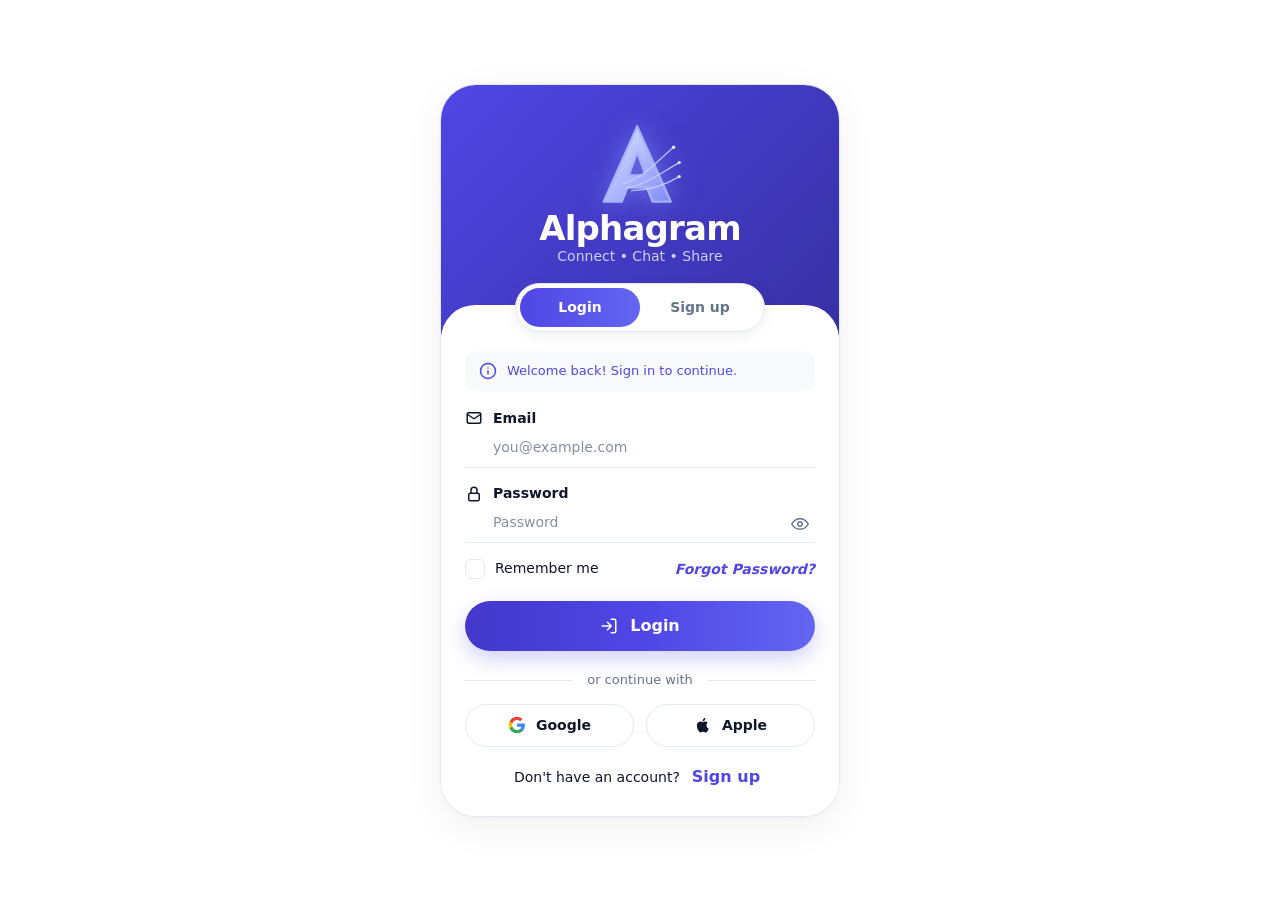
<file: login.html>
<!DOCTYPE html>
<html lang="en">
<head>
<meta charset="UTF-8">
<meta name="viewport" content="width=device-width, initial-scale=1, viewport-fit=cover">
<title>Alphagram — Login</title>
<meta name="theme-color" content="#ffffff">
<meta name="color-scheme" content="light dark">
<link rel="icon" href="data:,">
<script>try{var t=localStorage.getItem('alpha_theme')||(matchMedia('(prefers-color-scheme:dark)').matches?'dark':'light');document.documentElement.dataset.theme=t}catch(e){}</script>
<style>
:root{--t1:#4f46e5;--t2:#6366f1;--t3:#818cf8;--card:#ffffff;--text:#0f172a;--mut:#64748b;--line:#e2e8f0;--soft:#f8fafc;--bad:#ef4444;--badbg:#fef2f2;--ease:cubic-bezier(.22,1,.36,1);--dur:.55s}
[data-theme=dark]{--card:#0f172a;--text:#f8fafc;--mut:#94a3b8;--line:#1e293b;--soft:#1e293b;--badbg:#311215}
*{box-sizing:border-box;margin:0}
body{min-height:100vh;min-height:100dvh;display:grid;place-items:center;padding:24px 14px;color:var(--text);
 font:14px/1.4 system-ui,-apple-system,"Segoe UI",Roboto,sans-serif;-webkit-font-smoothing:antialiased;background:#ffffff}
button,input{font:inherit;color:inherit}button{cursor:pointer;border:0;background:none}
:focus-visible{outline:2px solid var(--t3);outline-offset:2px}
.i{width:18px;height:18px;fill:none;stroke:currentColor;stroke-width:2;stroke-linecap:round;stroke-linejoin:round;flex:none}

/* ---------- Pure White Background Scene (All views) ---------- */
.scene{position:fixed;inset:0;z-index:-1;overflow:hidden;background:#ffffff}

/* ---------- Card ---------- */
.card{width:min(100%,400px);border-radius:36px;overflow:hidden;position:relative;background:var(--card);
 border:1px solid #e2e8f0;box-shadow:0 10px 40px rgba(0,0,0,0.06), 0 1px 3px rgba(0,0,0,0.04);animation:in .7s var(--ease) both}
@keyframes in{from{opacity:0;transform:translateY(22px) scale(.97)}}
.hd{height:250px;display:flex;flex-direction:column;align-items:center;justify-content:center;padding-bottom:30px;color:#ffffff;
 background:linear-gradient(135deg,#4f46e5 0%,#3730a3 100%);transition:height var(--dur) var(--ease)}
.logo{width:92px;height:84px;transition:width var(--dur) var(--ease),height var(--dur) var(--ease);filter:drop-shadow(0 0 12px rgba(129,140,248,.6))}
.brand{font-size:34px;font-weight:800;letter-spacing:-.8px;line-height:1.1;margin-top:4px;transition:font-size var(--dur) var(--ease)}
.tag{font-size:14px;color:#c7d2fe;max-height:24px;overflow:hidden;transition:max-height var(--dur) var(--ease),opacity var(--dur)}
body[data-mode=register] .hd{height:180px;padding-bottom:34px}
body[data-mode=register] .logo{width:50px;height:46px}
body[data-mode=register] .brand{font-size:24px}
body[data-mode=register] .tag{max-height:0;opacity:0}

.bd{position:relative;margin-top:-30px;border-radius:34px 34px 0 0;background:var(--card);padding:46px 24px 26px}
.switch{position:absolute;top:-22px;left:50%;translate:-50% 0;width:250px;display:grid;grid-template-columns:1fr 1fr;padding:4px;
 border-radius:99px;background:var(--card);box-shadow:0 4px 16px rgba(0,0,0,0.06);border:1px solid var(--line)}
.switch button{position:relative;z-index:1;padding:10px 0;font-weight:700;font-size:14px;color:var(--mut);transition:color .35s}
.switch button[aria-selected=true]{color:#fff}
.thumb{position:absolute;top:4px;bottom:4px;left:4px;width:calc(50% - 4px);border-radius:99px;background:linear-gradient(90deg,#4f46e5,#6366f1);transition:transform var(--dur) var(--ease)}
body[data-mode=register] .thumb{transform:translateX(100%)}

/* ---------- Panels ---------- */
.panels{position:relative;transition:height var(--dur) var(--ease)}
.panel{position:absolute;top:0;left:0;width:100%;transition:transform var(--dur) var(--ease),opacity .4s,visibility 0s linear var(--dur)}
.panel.is-hidden{opacity:0;visibility:hidden;pointer-events:none}
#p-login.is-hidden{transform:translateX(-50px)}#p-register.is-hidden{transform:translateX(50px)}
.panel:not(.is-hidden){transition-delay:.1s,.1s,0s}
.panel:not(.is-hidden) .st{animation:rise .5s var(--ease) both}
.st:nth-child(2){animation-delay:.06s!important}.st:nth-child(3){animation-delay:.1s!important}.st:nth-child(4){animation-delay:.14s!important}
.st:nth-child(5){animation-delay:.18s!important}.st:nth-child(6){animation-delay:.22s!important}.st:nth-child(7){animation-delay:.26s!important}.st:nth-child(8){animation-delay:.3s!important}
@keyframes rise{from{opacity:0;transform:translateY(10px)}}

/* ---------- Form ---------- */
.msg{display:flex;align-items:center;gap:10px;padding:11px 14px;border-radius:12px;font-size:13px;margin-bottom:18px;background:var(--soft);color:var(--t1)}
[data-theme=dark] .msg{color:var(--t3)}
.msg.error{background:var(--badbg);color:var(--bad)}
.field{margin-bottom:16px}.row{display:grid;grid-template-columns:1fr 1fr;gap:14px}
label{display:flex;align-items:center;gap:10px;font-weight:600;font-size:14px;margin-bottom:2px}
label .i{width:18px;height:18px}
.w{position:relative}
input[type=email],input[type=password],input[type=text]{width:100%;padding:8px 34px 9px 28px;border:0;border-bottom:1.5px solid var(--line);border-radius:0;background:transparent;outline:0;color:var(--text);transition:border-color .2s,box-shadow .2s}
input::placeholder{color:var(--mut);opacity:.8}
input:focus{border-bottom-color:var(--t1);box-shadow:0 1px 0 var(--t1)}
input.ok{border-bottom-color:var(--t2)}input.bad{border-bottom-color:var(--bad);box-shadow:0 1px 0 var(--bad)}
.eye{position:absolute;right:0;top:50%;translate:0 -50%;width:30px;height:30px;display:grid;place-items:center;color:var(--mut);border-radius:8px}
.eye .off{display:none}.eye.shown .on{display:none}.eye.shown .off{display:block}
.bars{display:flex;gap:4px;margin-top:8px}.bars b{flex:1;height:3px;border-radius:4px;background:var(--line);transition:background .3s}
.hint{margin-top:4px;font-size:12px;color:var(--mut)}
.opts{display:flex;align-items:center;justify-content:space-between;gap:8px;margin:2px 0 20px}
.chk{display:flex;align-items:center;gap:10px;cursor:pointer;font-weight:500}
.chk input{appearance:none;width:20px;height:20px;border-radius:6px;border:1.5px solid var(--line);flex:none;display:grid;place-items:center;cursor:pointer;transition:background .2s,border-color .2s}
.chk input:checked{background:var(--t1);border-color:var(--t1)}
.chk input:checked::after{content:"";width:10px;height:6px;border:2px solid #fff;border-top:0;border-right:0;rotate:-45deg;translate:0 -1px}
.terms{align-items:flex-start;font-size:13px;margin-bottom:18px}.terms input{margin-top:1px}
a{color:var(--t1);font-weight:700;text-decoration:none}[data-theme=dark] a{color:var(--t3)}a:hover{text-decoration:underline}
.forgot{font-style:italic}
.go{width:100%;display:flex;align-items:center;justify-content:center;gap:12px;padding:14px;border-radius:99px;color:#fff;font-weight:700;font-size:16px;
 background:linear-gradient(90deg,#4338ca,#4f46e5 50%,#6366f1);box-shadow:0 8px 20px rgba(79,70,229,.25);transition:transform .15s,box-shadow .2s,opacity .2s}
.go:hover:not(:disabled){transform:translateY(-2px);box-shadow:0 12px 26px rgba(79,70,229,.35)}
.go:active:not(:disabled){transform:scale(.98)}.go:disabled{opacity:.7;cursor:wait}
.sp{display:none;width:18px;height:18px;border:2px solid rgba(255,255,255,.4);border-top-color:#fff;border-radius:50%;animation:sp .7s linear infinite}
.loading .sp{display:block}.loading .lb,.loading .i{display:none}@keyframes sp{to{rotate:360deg}}
.or{display:flex;align-items:center;gap:14px;margin:20px 0 14px;color:var(--mut);font-size:13px}
.or::before,.or::after{content:"";flex:1;height:1px;background:var(--line)}
.soc{display:grid;grid-template-columns:1fr 1fr;gap:12px}
.soc button{display:flex;align-items:center;justify-content:center;gap:10px;padding:11px;border-radius:99px;border:1.5px solid var(--line);font-weight:600;background:#ffffff;transition:background .2s,border-color .2s}
.soc button:hover{background:var(--soft);border-color:var(--t2)}.soc .i{fill:currentColor;stroke:none}.soc .g{fill:initial}
.sw{margin-top:18px;text-align:center;color:var(--text)}.sw button{color:var(--t1);font-weight:800;font-size:16px;margin-left:6px}[data-theme=dark] .sw button{color:var(--t3)}.sw button:hover{text-decoration:underline}
.shake{animation:shk .4s!important}@keyframes shk{20%,60%{translate:-6px 0}40%,80%{translate:6px 0}}
@media(max-width:420px){.bd{padding:46px 18px 22px}.row{grid-template-columns:1fr;gap:0}.hd{height:230px}}
@media(prefers-reduced-motion:reduce){*,*::before,*::after{animation:none!important;transition-duration:.01s!important}}
</style>
</head>
<body data-mode="login">
<svg width="0" height="0" style="position:absolute" aria-hidden="true"><defs>
<symbol id="mail" viewBox="0 0 24 24"><rect x="3" y="5" width="18" height="14" rx="2"/><path d="m3 7 9 6 9-6"/></symbol>
<symbol id="lock" viewBox="0 0 24 24"><rect x="5" y="11" width="14" height="10" rx="2"/><path d="M8 11V7a4 4 0 0 1 8 0v4"/></symbol>
<symbol id="user" viewBox="0 0 24 24"><circle cx="12" cy="8" r="4"/><path d="M4 21a8 8 0 0 1 16 0"/></symbol>
<symbol id="at" viewBox="0 0 24 24"><circle cx="12" cy="12" r="4"/><path d="M16 8v5a3 3 0 0 0 6 0v-1a10 10 0 1 0-4 8"/></symbol>
<symbol id="info" viewBox="0 0 24 24"><circle cx="12" cy="12" r="10"/><path d="M12 16v-4M12 8h.01"/></symbol>
<symbol id="login" viewBox="0 0 24 24"><path d="M10 17l5-5-5-5M15 12H3M15 3h4a2 2 0 0 1 2 2v14a2 2 0 0 1-2 2h-4"/></symbol>
<symbol id="add" viewBox="0 0 24 24"><circle cx="9" cy="8" r="4"/><path d="M2 21a7 7 0 0 1 14 0M19 8v6M16 11h6"/></symbol>
<symbol id="eye" viewBox="0 0 24 24"><path d="M1 12s4-7 11-7 11 7 11 7-4 7-11 7S1 12 1 12z"/><circle cx="12" cy="12" r="3"/></symbol>
<symbol id="eyeoff" viewBox="0 0 24 24"><path d="M17.9 17.9A10.9 10.9 0 0 1 12 19C5 19 1 12 1 12a18.5 18.5 0 0 1 5.1-5.9M9.9 5.2A9.9 9.9 0 0 1 12 5c7 0 11 7 11 7a18.6 18.6 0 0 1-2.2 3.2M1 1l22 22"/></symbol>
</defs></svg>

<div class="scene" aria-hidden="true"></div>

<main class="card" id="card">
 <header class="hd">
  <svg class="logo" viewBox="0 0 64 60" aria-hidden="true"><defs><linearGradient id="lg" x1="0" y1="0" x2="1" y2="1"><stop offset="0" stop-color="#e0e7ff"/><stop offset="1" stop-color="#818cf8"/></linearGradient></defs>
   <path fill="url(#lg)" fill-rule="evenodd" stroke="#a5b4fc" stroke-width="1.5" stroke-linejoin="round" d="M30 3 6 57h13l4-10h14l4 10h13zM30 22l6 16H24z"/>
   <g fill="none" stroke="#c7d2fe" stroke-width=".9" stroke-linecap="round" opacity=".9"><path d="M20 44c14-4 22-14 36-26"/><path d="M22 47c14-2 24-10 38-18"/><path d="M26 49c12 0 24-4 34-10"/></g>
   <g fill="#e0e7ff"><circle cx="56" cy="18" r="1.2"/><circle cx="60" cy="29" r="1.2"/><circle cx="60" cy="39" r="1.2"/></g></svg>
  <div class="brand">Alphagram</div>
  <div class="tag">Connect • Chat • Share</div>
 </header>

 <section class="bd">
  <div class="switch" role="tablist" aria-label="Login or sign up">
   <div class="thumb"></div>
   <button type="button" role="tab" id="tab-login" aria-selected="true" data-mode="login">Login</button>
   <button type="button" role="tab" id="tab-register" aria-selected="false" data-mode="register">Sign up</button>
  </div>

  <div class="panels" id="panels">
   <div class="panel" id="p-login">
    <form id="loginForm" novalidate>
     <div class="msg st" id="loginMsg" role="status"><svg class="i"><use href="#info"/></svg><span></span></div>
     <div class="field st"><label for="l-email"><svg class="i"><use href="#mail"/></svg>Email</label>
      <div class="w"><input id="l-email" type="email" placeholder="you@example.com" autocomplete="username" required></div></div>
     <div class="field st"><label for="l-pass"><svg class="i"><use href="#lock"/></svg>Password</label>
      <div class="w"><input id="l-pass" type="password" placeholder="Password" autocomplete="current-password" required>
       <button type="button" class="eye" data-t="l-pass" aria-label="Show password"><svg class="i on"><use href="#eye"/></svg><svg class="i off"><use href="#eyeoff"/></svg></button></div></div>
     <div class="opts st"><label class="chk"><input type="checkbox" id="l-rem"> Remember me</label><a href="#" class="forgot" id="forgot">Forgot Password?</a></div>
     <button class="go st" type="submit" id="loginBtn"><svg class="i"><use href="#login"/></svg><span class="lb">Login</span><span class="sp"></span></button>
     <div class="or st">or continue with</div>
     <div class="soc st">
      <button type="button" data-soc="Google"><svg class="i g" viewBox="0 0 24 24"><path fill="#4285F4" d="M22.56 12.25c0-.78-.07-1.53-.2-2.25H12v4.26h5.92a5.06 5.06 0 0 1-2.2 3.32v2.77h3.57c2.08-1.92 3.27-4.74 3.27-8.1z"/><path fill="#34A853" d="M12 23c2.97 0 5.46-.98 7.28-2.66l-3.57-2.77c-.98.66-2.23 1.06-3.71 1.06-2.86 0-5.29-1.93-6.16-4.53H2.18v2.84C3.99 20.53 7.7 23 12 23z"/><path fill="#FBBC05" d="M5.84 14.09a6.6 6.6 0 0 1 0-4.18V7.07H2.18a11 11 0 0 0 0 9.86l3.66-2.84z"/><path fill="#EA4335" d="M12 5.38c1.62 0 3.06.56 4.21 1.64l3.15-3.15C17.45 2.09 14.97 1 12 1 7.7 1 3.99 3.47 2.18 7.07l3.66 2.84c.87-2.6 3.3-4.53 6.16-4.53z"/></svg>Google</button>
      <button type="button" data-soc="Apple"><svg class="i" viewBox="0 0 24 24"><path d="M16.4 12.6c0-2.3 1.9-3.4 2-3.5-1.1-1.6-2.8-1.8-3.4-1.8-1.4-.2-2.8.9-3.5.9s-1.8-.8-3-.8C6.9 7.5 5.4 8.4 4.6 9.8c-1.7 2.9-.4 7.2 1.2 9.6.8 1.2 1.8 2.5 3.1 2.5 1.200-.1 1.700-.8 3.200-.8s1.900.8 3.200.8c1.300 0 2.200-1.200 3-2.400.9-1.300 1.300-2.600 1.300-2.700-.1 0-2.600-1-2.700-3.900zM14.100 5.700c.7-.8 1.100-1.900 1-3-1 0-2.100.7-2.800 1.500-.6.700-1.200 1.800-1 2.900 1.100.1 2.100-.5 2.800-1.400z"/></svg>Apple</button>
     </div>
     <p class="sw st">Don't have an account?<button type="button" data-mode="register">Sign up</button></p>
    </form>
   </div>

   <div class="panel is-hidden" id="p-register" inert>
    <form id="regForm" novalidate>
     <div class="msg st" id="regMsg" role="status"><svg class="i"><use href="#info"/></svg><span></span></div>
     <div class="row st">
      <div class="field"><label for="r-first"><svg class="i"><use href="#user"/></svg>First name</label><div class="w"><input id="r-first" type="text" placeholder="First name" autocomplete="given-name" required></div></div>
      <div class="field"><label for="r-last"><svg class="i"><use href="#user"/></svg>Last name</label><div class="w"><input id="r-last" type="text" placeholder="Last name" autocomplete="family-name" required></div></div>
     </div>
     <div class="field st"><label for="r-user"><svg class="i"><use href="#at"/></svg>Username</label><div class="w"><input id="r-user" type="text" placeholder="yourusername" autocomplete="username" required></div></div>
     <div class="field st"><label for="r-email"><svg class="i"><use href="#mail"/></svg>Email</label><div class="w"><input id="r-email" type="email" placeholder="you@example.com" autocomplete="email" required></div></div>
     <div class="field st"><label for="r-pass"><svg class="i"><use href="#lock"/></svg>Password</label>
      <div class="w"><input id="r-pass" type="password" placeholder="At least 8 characters" autocomplete="new-password" required>
       <button type="button" class="eye" data-t="r-pass" aria-label="Show password"><svg class="i on"><use href="#eye"/></svg><svg class="i off"><use href="#eyeoff"/></svg></button></div>
      <div class="bars" id="bars"><b></b><b></b><b></b><b></b></div><div class="hint" id="hint">Add numbers and symbols.</div></div>
     <div class="field st"><label for="r-conf"><svg class="i"><use href="#lock"/></svg>Confirm password</label>
      <div class="w"><input id="r-conf" type="password" placeholder="Repeat password" autocomplete="new-password" required>
       <button type="button" class="eye" data-t="r-conf" aria-label="Show password"><svg class="i on"><use href="#eye"/></svg><svg class="i off"><use href="#eyeoff"/></svg></button></div></div>
     <label class="chk terms st"><input type="checkbox" id="r-terms"><span>I agree to the <a href="#" id="terms">Terms</a> and <a href="#" id="privacy">Privacy Policy</a>.</span></label>
     <button class="go st" type="submit" id="regBtn"><svg class="i"><use href="#add"/></svg><span class="lb">Create account</span><span class="sp"></span></button>
     <p class="sw st">Already have an account?<button type="button" data-mode="login">Login</button></p>
    </form>
   </div>
  </div>
 </section>
</main>

<script>
const API='https://alpha-auth.murwanashyakadieumerci540.workers.dev',TK='alpha_token',UK='alpha_user',HOME='index.html';
const $=id=>document.getElementById(id);
if(localStorage.getItem(TK)&&localStorage.getItem(UK))location.replace(HOME);

/* mode switch */
const panels=$('panels'),pm={login:$('p-login'),register:$('p-register')},titles={login:'Alphagram — Login',register:'Alphagram — Sign up'};
let mode='login';
const fit=()=>{panels.style.height=pm[mode].offsetHeight+'px'};
function apply(){
 document.body.dataset.mode=mode;document.title=titles[mode];
 for(const k in pm){const on=k===mode;pm[k].classList.toggle('is-hidden',!on);on?pm[k].removeAttribute('inert'):pm[k].setAttribute('inert','')}
 $('tab-login').setAttribute('aria-selected',mode==='login');$('tab-register').setAttribute('aria-selected',mode==='register');
}
function setMode(m){if(m===mode)return;mode=m;apply();fit();try{history.replaceState(null,'',m==='register'?'register.html':'login.html')}catch(e){}}
document.querySelectorAll('[data-mode]').forEach(b=>b.addEventListener('click',()=>setMode(b.dataset.mode)));
const ro=new ResizeObserver(fit);Object.values(pm).forEach(p=>ro.observe(p));addEventListener('resize',fit);
mode=/register/i.test(location.pathname)||new URLSearchParams(location.search).get('mode')==='register'?'register':'login';
apply();panels.style.transition='none';fit();requestAnimationFrame(()=>requestAnimationFrame(()=>panels.style.transition=''));

/* helpers */
const DEF={loginMsg:'Welcome back! Sign in to continue.',regMsg:'Join Alphagram in a minute.'};
function say(id,text,type){const el=$(id);el.className='msg st'+(type?' '+type:'');el.querySelector('span').textContent=text||DEF[id]}
say('loginMsg');say('regMsg');
const shake=()=>{const c=$('card');c.classList.remove('shake');void c.offsetWidth;c.classList.add('shake')};
document.querySelectorAll('.eye').forEach(b=>b.addEventListener('click',()=>{const i=$(b.dataset.t),s=i.type==='password';i.type=s?'text':'password';b.classList.toggle('shown',s);b.setAttribute('aria-label',s?'Hide password':'Show password')}));
document.querySelectorAll('[data-soc]').forEach(b=>b.addEventListener('click',()=>say(mode==='login'?'loginMsg':'regMsg',b.dataset.soc+' sign-in is coming soon.')));
async function post(path,body){
 const c=new AbortController(),t=setTimeout(()=>c.abort(),15000);
 try{
  const r=await fetch(API+path,{method:'POST',headers:{'Content-Type':'application/json'},body:JSON.stringify(body),signal:c.signal});
  let d={};try{d=await r.json()}catch(e){}
  if(!r.ok)throw new Error(d.error||d.message||'Request failed ('+r.status+')');return d;
 }catch(e){throw new Error(e.name==='AbortError'?'Connection too slow. Try again.':e.message)}finally{clearTimeout(t)}
}
function save(data,email,name){
 const token=data.token||data.access_token||data.jwt;if(!token)throw new Error('No token received.');
 localStorage.setItem(TK,token);const u=data.user||data;
 localStorage.setItem(UK,JSON.stringify({CU:{id:u.email||email,email:u.email||email},UP:{display_name:name||u.display_name||u.name||email.split('@')[0],bio:u.bio||'',avatar_color:u.avatar_color||'g2',avatar_url:u.avatar_url||null}}));
}
const busy=(b,on)=>{b.disabled=on;b.classList.toggle('loading',on)};

/* login */
const saved=localStorage.getItem('alphaRemember');if(saved){$('l-email').value=saved;$('l-rem').checked=true}
$('forgot').addEventListener('click',e=>{e.preventDefault();say('loginMsg','Password reset is coming soon.')});
$('loginForm').addEventListener('submit',async e=>{
 e.preventDefault();const email=$('l-email').value.trim(),pass=$('l-pass').value,b=$('loginBtn');
 if(!email){say('loginMsg','Enter your email.','error');shake();return $('l-email').focus()}
 if(pass.length<6){say('loginMsg','Password needs 6+ characters.','error');shake();return $('l-pass').focus()}
 busy(b,true);say('loginMsg');
 try{
  save(await post('/login',{email,password:pass}),email);
  $('l-rem').checked?localStorage.setItem('alphaRemember',email):localStorage.removeItem('alphaRemember');
  say('loginMsg','Signed in. Opening…');setTimeout(()=>location.href=HOME,400);
 }catch(err){say('loginMsg',err.message||'Login failed.','error');shake();busy(b,false)}
});

/* register */
const rp=$('r-pass'),rc=$('r-conf'),bars=document.querySelectorAll('#bars b');
const cols=['var(--line)','#ef4444','#f59e0b','#6366f1','#4f46e5'],hints=['Add numbers and symbols.','Weak','Fair','Good','Strong'];
function match(){if(!rc.value){rc.classList.remove('ok','bad');return}const s=rp.value===rc.value;rc.classList.toggle('ok',s);rc.classList.toggle('bad',!s)}
rp.addEventListener('input',()=>{const v=rp.value;let n=0;if(v.length>=8)n++;if(/[A-Z]/.test(v))n++;if(/\d/.test(v))n++;if(/[^A-Za-z0-9]/.test(v))n++;
 bars.forEach((b,i)=>b.style.background=i<n?cols[n]:cols[0]);$('hint').textContent=v?hints[n]:hints[0];match()});
rc.addEventListener('input',match);
$('r-user').addEventListener('input',function(){this.value=this.value.replace(/\s/g,'').replace(/^@+/,'')});
$('terms').addEventListener('click',e=>{e.preventDefault();say('regMsg','Terms coming soon.')});
$('privacy').addEventListener('click',e=>{e.preventDefault();say('regMsg','Privacy Policy coming soon.')});
$('regForm').addEventListener('submit',async e=>{
 e.preventDefault();const f=$('r-first').value.trim(),l=$('r-last').value.trim(),u=$('r-user').value.trim(),email=$('r-email').value.trim(),pass=rp.value,b=$('regBtn');
 const bad=(t,el)=>{say('regMsg',t,'error');shake();el&&el.focus()};
 if(!f||!l)return bad('Enter your full name.',$('r-first'));
 if(u.length<3)return bad('Username needs 3+ characters.',$('r-user'));
 if(!email)return bad('Enter your email.',$('r-email'));
 if(pass.length<8)return bad('Password needs 8+ characters.',rp);
 if(pass!==rc.value)return bad('Passwords don\'t match.',rc);
 if(!$('r-terms').checked)return bad('Accept the Terms to continue.');
 busy(b,true);say('regMsg');
 try{
  const name=(f+' '+l).trim();
  save(await post('/signup',{email,password:pass,display_name:name,username:u}),email,name);
  say('regMsg','Account created. Opening…');setTimeout(()=>location.href=HOME,800);
 }catch(err){bad(err.message||'Sign up failed.');busy(b,false)}
});
</script>
</body>
</html>
</file>
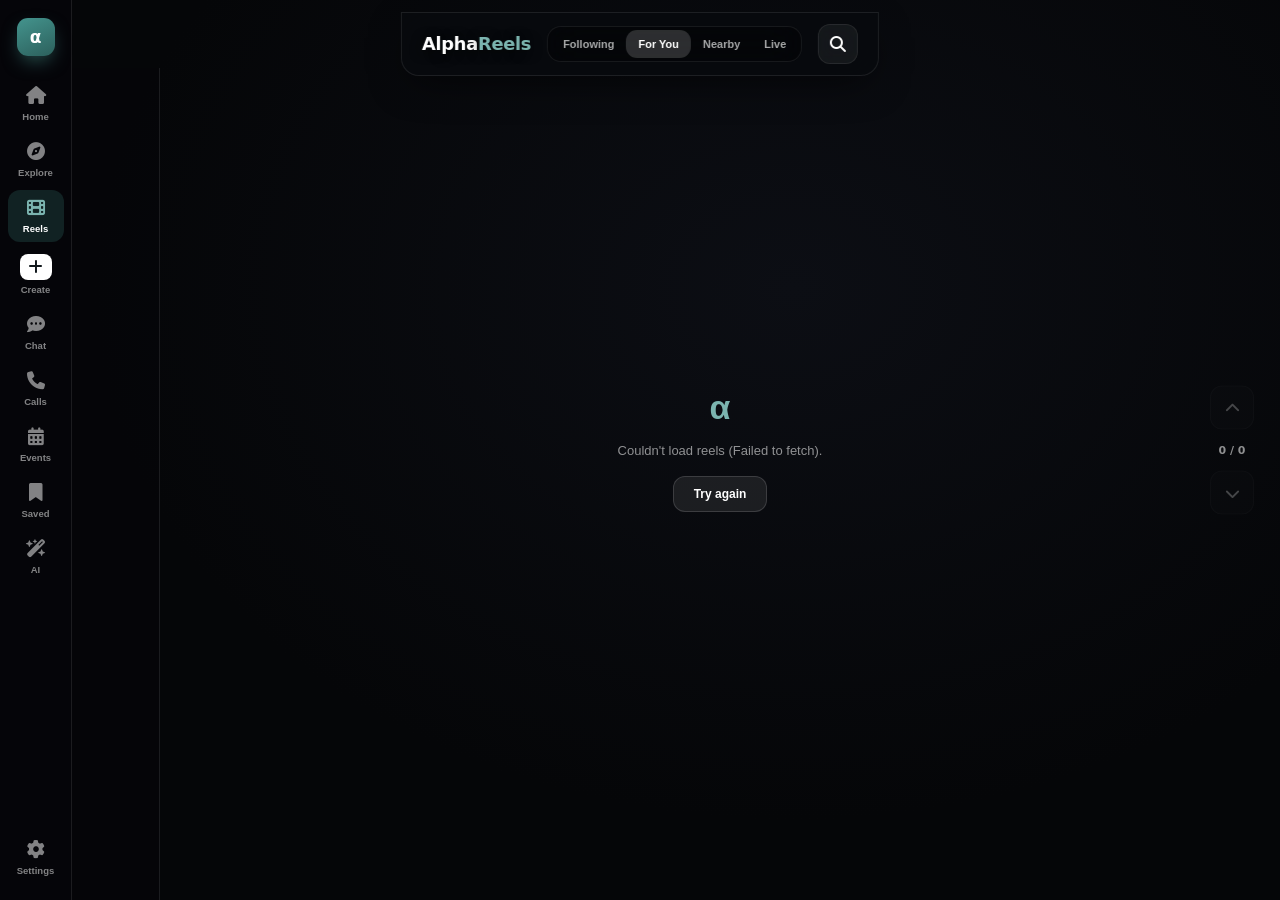
<file: reels.html>
<!DOCTYPE html>
<html lang="en">
<head>
<meta charset="UTF-8">
<meta name="viewport" content="width=device-width, initial-scale=1.0, viewport-fit=cover">
<title>Alpha Reels</title>
<link rel="stylesheet" href="https://cdnjs.cloudflare.com/ajax/libs/font-awesome/6.5.2/css/all.min.css">
<script>window.ALPHA_NO_APPEARANCE_BUTTON = true;</script>
<script src="alpha-common.js"></script>
<style>
/* =========================================================
   ALPHA REELS. Always dark (video first); accent follows the app setting.
   ========================================================= */
:root{
  --alpha:color-mix(in srgb,var(--ag-primary,#3366FF) 78%,#fff);
  --alpha2:color-mix(in srgb,var(--ag-primary,#3366FF) 55%,#fff);
  --danger:#ff3040;--line:rgba(255,255,255,.14);
  --safe-top:env(safe-area-inset-top);--safe-bottom:env(safe-area-inset-bottom);
  --theater-bg-0:#050608;--theater-bg-1:#0c0e14;--panel:rgba(255,255,255,.05);--panel-line:rgba(255,255,255,.09);
  --rail-w:72px;--strip-w:88px;--console-w:calc(var(--rail-w) + var(--strip-w));
  --ease:var(--ag-ease,cubic-bezier(.22,1,.36,1));
  --ag-bg-d:#0a0f12;--surf:#11181c;--surf2:#182126;--surf3:#243038;--ln:#233038;--r:18px;--r-sm:12px;
  --font:var(--ag-font,system-ui,-apple-system,"Segoe UI",Roboto,sans-serif);--nav-h:calc(61px + var(--safe-bottom));
}
*{margin:0;padding:0;box-sizing:border-box;-webkit-tap-highlight-color:transparent}
html,body{width:100%;height:100%;overflow:hidden;background:#000;color:#fff;font-family:var(--font)}
button,input,textarea{font:inherit}
button{cursor:pointer}
a{color:inherit;text-decoration:none}
:focus-visible{outline:2px solid var(--alpha2);outline-offset:2px}

/* ---------- page transition + load bar (same as the rest of the app) ---------- */
@view-transition{navigation:auto}
::view-transition-old(root){animation:vt-out .2s ease-in both}
::view-transition-new(root){animation:vt-in .42s var(--ease) both}
@keyframes vt-out{to{opacity:0;transform:translateX(-18px) scale(.985)}}
@keyframes vt-in{from{opacity:0;transform:translateX(26px) scale(.985)}}
html:not([data-vt]) body{animation:page-in .42s var(--ease) both}
html.ag-leaving body{animation:page-out .18s ease-in both!important}
@keyframes page-in{from{opacity:0;transform:translateX(22px)}}
@keyframes page-out{to{opacity:0;transform:translateX(-16px)}}
#ag-progress{position:fixed;top:0;left:0;height:3px;width:100%;z-index:100000;pointer-events:none;background:linear-gradient(90deg,var(--alpha),var(--alpha2));transform:scaleX(0);transform-origin:left;opacity:0;border-radius:0 3px 3px 0}
html.ag-loading #ag-progress{opacity:1;animation:prog 1.6s cubic-bezier(.1,.7,.3,1) forwards}
@keyframes prog{to{transform:scaleX(.85)}}

.app{position:relative;width:100%;height:100dvh;overflow:hidden;background:#000}

/* ---------- feed ---------- */
.reel-feed{position:absolute;inset:0;width:100%;height:100%;overflow-y:auto;overflow-x:hidden;scroll-snap-type:y mandatory;scrollbar-width:none;overscroll-behavior-y:contain;background:#000}
.reel-feed::-webkit-scrollbar{display:none}
.reel{position:relative;width:100%;height:100dvh;min-height:100dvh;scroll-snap-align:start;scroll-snap-stop:always;overflow:hidden;background:#080808}
.reel-stage{position:absolute;inset:0;width:100%;height:100%;overflow:hidden;background:#080808}
.reel-video{position:absolute;inset:0;width:100%;height:100%;object-fit:cover;background:#080808;user-select:none;-webkit-user-select:none}
.reel-video.contain{object-fit:contain}
.reel-gradient{position:absolute;inset:0;pointer-events:none;background:linear-gradient(to bottom,rgba(0,0,0,.58) 0%,rgba(0,0,0,.12) 20%,transparent 48%,rgba(0,0,0,.08) 62%,rgba(0,0,0,.82) 100%)}

/* ---------- top header ---------- */
.top-header{position:absolute;top:0;left:0;right:0;height:calc(72px + var(--safe-top));padding:calc(12px + var(--safe-top)) 14px 8px;z-index:30;display:flex;align-items:center;justify-content:space-between}
.logo{display:none;font-family:var(--font);font-size:19px;line-height:1;font-weight:700;letter-spacing:-.4px;text-shadow:0 2px 12px rgba(0,0,0,.6);white-space:nowrap}
.logo span{color:var(--alpha2)}
.feed-switcher{position:absolute;left:50%;top:calc(12px + var(--safe-top));transform:translateX(-50%);display:flex;align-items:center;padding:3px;border:1px solid var(--line);background:rgba(0,0,0,.36);backdrop-filter:blur(18px);-webkit-backdrop-filter:blur(18px);border-radius:14px;z-index:31}
.feed-switcher button{border:0;color:rgba(255,255,255,.65);background:transparent;padding:8px 12px;border-radius:11px;font-size:11px;font-weight:800;white-space:nowrap;transition:background-color .2s,color .2s}
.feed-switcher button:hover{color:#fff}
.feed-switcher button.active{color:#fff;background:rgba(255,255,255,.16)}
.search-button{width:43px;height:43px;flex-shrink:0;border-radius:12px;border:1px solid var(--line);background:rgba(0,0,0,.42);backdrop-filter:blur(15px);-webkit-backdrop-filter:blur(15px);color:#fff;display:flex;align-items:center;justify-content:center;font-size:18px;position:absolute;right:14px;top:calc(12px + var(--safe-top));z-index:50;transition:transform .15s,background .15s}
.search-button:hover{background:rgba(255,255,255,.12)}
.search-button:active{transform:scale(.92)}

/* ---------- search ---------- */
.search-screen{position:fixed;inset:0;z-index:500;background:var(--ag-bg-d);transform:translateY(-100%);transition:transform .32s var(--ease);padding:calc(12px + var(--safe-top)) 15px calc(20px + var(--safe-bottom));display:flex;flex-direction:column}
.search-screen.open{transform:translateY(0)}
.search-top{display:flex;align-items:center;gap:10px;height:54px}
.close-search{width:42px;height:42px;border:0;border-radius:12px;background:var(--surf2);color:#fff;font-size:20px}
.search-field{flex:1;height:44px;border-radius:12px;border:1px solid var(--ln);background:var(--surf2);color:#fff;outline:none;padding:0 16px;font-size:14px}
.search-field:focus{border-color:var(--alpha)}
.search-results-title{margin-top:28px;margin-bottom:14px;font-size:14px;font-weight:800;color:#aaa}
.search-results{display:flex;flex-direction:column;gap:4px;overflow:auto}
.search-result{display:flex;align-items:center;gap:12px;padding:12px 8px;border-radius:12px;cursor:pointer}
.search-result:hover,.search-result:active{background:var(--surf)}
.search-result img{width:45px;height:45px;border-radius:50%;object-fit:cover;background:var(--surf2)}
.search-result-info{min-width:0}
.search-result-name{font-size:14px;font-weight:800}
.search-result-meta{color:#777;font-size:12px;margin-top:3px}
.search-empty{color:#666;font-size:13px;text-align:center;padding:30px 10px}

/* ---------- right actions (mobile: sit above the bottom bar) ---------- */
.actions{position:absolute;right:9px;bottom:calc(150px + var(--safe-bottom));z-index:35;width:55px;display:flex;flex-direction:column;align-items:center;gap:14px}
.action{width:52px;display:flex;flex-direction:column;align-items:center;gap:4px;cursor:pointer}
.action-button{width:45px;height:45px;border-radius:14px;display:flex;align-items:center;justify-content:center;border:1px solid rgba(255,255,255,.12);background:rgba(0,0,0,.38);backdrop-filter:blur(14px);-webkit-backdrop-filter:blur(14px);color:#fff;font-size:20px;transition:transform .18s,background .18s}
.action-button:active{transform:scale(.84)}
.action-count{font-size:10px;font-weight:800;text-shadow:0 2px 6px #000}
.like-action.liked .action-button{color:var(--danger);animation:like .28s ease}
.save-action.saved .action-button{color:var(--alpha2)}
@keyframes like{50%{transform:scale(1.3)}}

.play-indicator{position:absolute;left:50%;top:50%;transform:translate(-50%,-50%) scale(.75);width:74px;height:74px;border-radius:20px;background:rgba(0,0,0,.5);backdrop-filter:blur(12px);display:flex;align-items:center;justify-content:center;font-size:27px;opacity:0;pointer-events:none;z-index:40;transition:.2s}
.reel.paused .play-indicator{opacity:1;transform:translate(-50%,-50%) scale(1)}
.big-heart{position:absolute;left:50%;top:50%;transform:translate(-50%,-50%) scale(.2);opacity:0;z-index:45;pointer-events:none;font-size:105px;color:#fff;filter:drop-shadow(0 6px 20px rgba(0,0,0,.5))}
.big-heart.show{animation:heartPop .75s ease forwards}
@keyframes heartPop{0%{opacity:0;transform:translate(-50%,-50%) scale(.2)}25%{opacity:1;transform:translate(-50%,-50%) scale(1.25)}55%{opacity:1;transform:translate(-50%,-50%) scale(1)}100%{opacity:0;transform:translate(-50%,-50%) scale(1.4)}}

/* ---------- caption block ---------- */
.reel-info{position:absolute;left:14px;right:72px;bottom:calc(76px + var(--safe-bottom));z-index:35;color:#fff}
.creator{display:flex;align-items:center;gap:8px;margin-bottom:8px;min-width:0}
.avatar{width:38px;height:38px;border-radius:50%;object-fit:cover;border:2px solid #fff;flex-shrink:0;background:var(--surf2)}
.creator-name{min-width:0;max-width:150px;overflow:hidden;text-overflow:ellipsis;white-space:nowrap;font-size:13px;font-weight:800}
.verified{display:inline-flex;align-items:center;justify-content:center;width:14px;height:14px;border-radius:50%;background:#1887f2;font-size:8px;margin-left:2px}
.follow{padding:6px 12px;border:1px solid rgba(255,255,255,.6);border-radius:10px;background:rgba(255,255,255,.08);color:#fff;font-size:10px;font-weight:800;white-space:nowrap;transition:background-color .2s,color .2s}
.follow.following{color:var(--surf);background:#fff;border-color:#fff}
.caption{font-size:13px;line-height:1.38;max-width:100%;margin-bottom:7px;white-space:pre-wrap;word-break:break-word}
.hashtags{color:var(--alpha2)}
.audio{display:flex;align-items:center;gap:7px;font-size:11px;color:#ddd;white-space:nowrap;overflow:hidden;text-overflow:ellipsis}
.audio-icon{font-size:12px}

.progress{position:absolute;left:0;right:0;bottom:var(--nav-h);height:3px;z-index:80;background:rgba(255,255,255,.16)}
.progress-bar{width:0;height:100%;background:var(--alpha2)}

/* ---------- empty / loading ---------- */
.state-screen{height:100dvh;width:100%;display:flex;flex-direction:column;align-items:center;justify-content:center;gap:14px;color:rgba(255,255,255,.55);text-align:center;padding:0 30px}
.state-screen .mark{font-size:34px;font-weight:900;color:var(--alpha2)}
.state-screen p{font-size:13px;max-width:260px;line-height:1.6}
.state-screen button{border:1px solid var(--line);background:rgba(255,255,255,.08);color:#fff;padding:10px 20px;border-radius:12px;font-size:12px;font-weight:800;transition:background-color .2s}
.state-screen button:hover{background:rgba(255,255,255,.16)}
.spin{width:30px;height:30px;border-radius:50%;border:3px solid rgba(255,255,255,.15);border-top-color:var(--alpha2);animation:spin .8s linear infinite}
@keyframes spin{to{transform:rotate(360deg)}}

/* ---------- mobile bottom nav ---------- */
.bottom-nav{position:fixed;left:0;right:0;bottom:0;height:var(--nav-h);padding:5px 8px calc(5px + var(--safe-bottom));z-index:100;display:grid;grid-template-columns:repeat(5,1fr);background:linear-gradient(to top,rgba(0,0,0,.94),rgba(0,0,0,.6),transparent);pointer-events:none}
.bottom-nav-item{border:0;background:transparent;color:rgba(255,255,255,.62);display:flex;flex-direction:column;align-items:center;justify-content:center;gap:3px;font-size:10px;font-weight:700;pointer-events:auto;border-radius:12px;transition:color .2s}
.bottom-nav-icon{width:28px;height:28px;display:flex;align-items:center;justify-content:center;font-size:19px;transition:transform .25s var(--ease)}
.bottom-nav-item:active .bottom-nav-icon{transform:scale(.88)}
.bottom-nav-item.active{color:#fff}
.bottom-nav-item.active .bottom-nav-icon{color:var(--alpha2)}
.create-nav .bottom-nav-icon{width:42px;height:30px;border-radius:10px;background:#fff;color:var(--surf);font-size:20px}

/* ---------- sheets ---------- */
.sheet-overlay{position:fixed;inset:0;z-index:300;background:rgba(0,0,0,.55);opacity:0;visibility:hidden;transition:.25s}
.sheet-overlay.open{opacity:1;visibility:visible}
.comments-sheet{position:fixed;left:0;right:0;bottom:0;height:min(78dvh,680px);z-index:310;background:var(--surf);border-radius:var(--r) var(--r) 0 0;transform:translateY(100%);transition:transform .32s var(--ease);display:flex;flex-direction:column;overflow:hidden}
.sheet-overlay.open .comments-sheet{transform:translateY(0)}
.sheet-handle{width:38px;height:4px;border-radius:10px;background:var(--surf3);margin:9px auto 4px}
.sheet-header{height:52px;display:flex;align-items:center;justify-content:center;border-bottom:1px solid var(--ln);flex-shrink:0;position:relative}
.sheet-title{font-size:15px;font-weight:800}
.sheet-close{position:absolute;right:15px;width:36px;height:36px;border:0;border-radius:10px;color:#fff;background:var(--surf2);font-size:18px}
.sheet-close:hover{background:var(--surf3)}
.comments-list{flex:1;overflow-y:auto;padding:16px}
.comment{display:flex;gap:10px;margin-bottom:19px}
.comment-avatar{width:36px;height:36px;border-radius:50%;object-fit:cover;flex-shrink:0;background:var(--surf2)}
.comment-user{font-size:12px;font-weight:800;margin-bottom:3px}
.comment-text{font-size:13px;color:#ddd;line-height:1.4;word-break:break-word}
.comment-time{color:#777;font-size:10px;margin-top:4px}
.comment-empty{color:#666;font-size:13px;text-align:center;padding:30px 10px}
.comment-form{display:flex;gap:8px;padding:10px 12px calc(10px + var(--safe-bottom));border-top:1px solid var(--ln);background:var(--surf)}
.comment-input{flex:1;height:44px;min-width:0;border-radius:12px;border:1px solid var(--ln);outline:none;background:var(--surf2);color:#fff;padding:0 15px;font-size:13px}
.comment-input:focus{border-color:var(--alpha)}
.comment-send{width:44px;height:44px;flex-shrink:0;border:0;border-radius:12px;background:var(--alpha);color:#fff}

.share-sheet,.more-sheet,.upload-sheet{position:fixed;left:0;right:0;bottom:0;z-index:410;background:var(--surf);border-radius:var(--r) var(--r) 0 0;padding:12px 18px calc(20px + var(--safe-bottom));transform:translateY(100%);transition:transform .32s var(--ease)}
.upload-sheet{z-index:420;padding-top:16px}
.sheet-overlay.share-open .share-sheet,.sheet-overlay.more-open .more-sheet,.sheet-overlay.upload-open .upload-sheet{transform:translateY(0)}
.share-grid,.more-grid{display:grid;grid-template-columns:repeat(4,1fr);gap:14px 12px;margin-top:18px}
.share-option{display:flex;flex-direction:column;align-items:center;gap:7px;color:#ddd;font-size:10.5px;cursor:pointer;text-align:center}
.share-icon{width:52px;height:52px;border-radius:14px;background:var(--surf2);display:flex;align-items:center;justify-content:center;font-size:19px;transition:background-color .2s,transform .25s var(--ease)}
.share-option:hover .share-icon{background:var(--surf3);transform:translateY(-2px)}
.upload-sheet h3{font-size:16px;font-weight:800;margin-bottom:4px}
.upload-drop{border:1.5px dashed rgba(255,255,255,.2);border-radius:14px;padding:22px;text-align:center;color:rgba(255,255,255,.55);font-size:12.5px;margin-top:14px;cursor:pointer;transition:border-color .2s}
.upload-drop:hover{border-color:rgba(255,255,255,.4)}
.upload-drop.has-file{border-color:var(--alpha2);color:var(--alpha2)}
.upload-caption{width:100%;margin-top:14px;min-height:70px;resize:none;border:1px solid rgba(255,255,255,.14);border-radius:12px;background:var(--surf2);color:#fff;padding:12px;font-size:13px;outline:0}
.upload-caption:focus{border-color:var(--alpha)}
.upload-actions{display:flex;gap:10px;margin-top:16px}
.upload-actions button{flex:1;padding:12px;border-radius:12px;border:0;font-weight:800;font-size:12px}
.upload-cancel{background:var(--surf2);color:#ddd}
.upload-submit{background:var(--alpha);color:#fff}
.upload-submit:disabled{opacity:.45}

.toast{position:fixed;left:50%;bottom:calc(84px + var(--safe-bottom));transform:translateX(-50%) translateY(15px);z-index:700;padding:10px 17px;border-radius:12px;background:rgba(20,20,20,.92);border:1px solid var(--ln);backdrop-filter:blur(15px);color:#fff;font-size:12px;font-weight:700;opacity:0;visibility:hidden;transition:.22s;white-space:nowrap;max-width:calc(100vw - 24px);overflow:hidden;text-overflow:ellipsis}
.toast.show{opacity:1;visibility:visible;transform:translateX(-50%) translateY(0)}

/* desktop-only chrome, switched on at 900px */
.desktop-rail,.reel-strip,.stage-nav{display:none}

/* ---------- tablets ---------- */
@media (min-width:600px) and (max-width:899px){
  .logo{display:block;position:absolute;left:18px;top:calc(20px + var(--safe-top))}
  .reel-info{left:24px;right:100px}
  .actions{right:18px}
  .bottom-nav{max-width:520px;left:50%;right:auto;transform:translateX(-50%);border-radius:var(--r) var(--r) 0 0;background:rgba(10,10,10,.82);backdrop-filter:blur(18px)}
}

/* ---------- desktop console ---------- */
@media (min-width:900px){
  html,body{background:var(--theater-bg-0)}
  .app{background:radial-gradient(ellipse 1000px 760px at 62% 32%,var(--theater-bg-1),var(--theater-bg-0) 70%)}
  .reel-feed{background:transparent;left:var(--console-w);width:calc(100% - var(--console-w))}
  .reel{display:flex;flex-direction:row;align-items:center;justify-content:center;gap:26px;background:transparent;padding:0 104px 0 32px}
  .reel-stage{position:relative;inset:auto;flex-shrink:0;width:min(28vw,380px);height:min(82dvh,740px);aspect-ratio:9/16;border-radius:20px;box-shadow:0 30px 70px -20px rgba(0,0,0,.8),0 0 0 1px var(--panel-line),0 0 0 5px rgba(9,10,14,.6)}
  .reel-video,.reel-gradient{border-radius:20px}
  .reel.paused .play-indicator{transform:translate(-50%,-50%) scale(.9)}
  .progress{left:14px;right:14px;bottom:12px;height:3px;border-radius:3px;background:rgba(255,255,255,.22)}
  .progress-bar{border-radius:3px;background:linear-gradient(90deg,var(--alpha),var(--alpha2))}

  .reel-side{display:flex;flex-direction:column;width:296px;flex-shrink:0;border-radius:18px;background:linear-gradient(165deg,rgba(255,255,255,.07),rgba(255,255,255,.03) 40%),var(--panel);border:1px solid var(--panel-line);box-shadow:0 24px 60px -30px rgba(0,0,0,.85);backdrop-filter:blur(20px);-webkit-backdrop-filter:blur(20px);overflow:hidden}
  .reel-info,.actions{position:static;width:auto;z-index:auto;border-radius:0;border:0;background:transparent;backdrop-filter:none;-webkit-backdrop-filter:none}
  .reel-info{left:auto;right:auto;bottom:auto;padding:22px 22px 18px}
  .reel-info::before{content:"Now playing";display:block;margin-bottom:14px;font-family:var(--font);font-size:11px;font-weight:700;color:var(--alpha2)}
  .creator{margin-bottom:12px}
  .avatar{width:42px;height:42px}
  .creator-name{max-width:none;font-family:var(--font);font-size:14.5px;letter-spacing:-.1px}
  .follow{margin-left:auto;padding:7px 14px;font-size:11px}
  .follow:hover{background:var(--alpha);border-color:var(--alpha)}
  .follow.following:hover{background:#e8e8e8}
  .caption{font-size:14px;color:rgba(255,255,255,.92)}
  .audio{color:rgba(255,255,255,.55);padding-top:10px;margin-top:2px;border-top:1px dashed var(--panel-line)}
  .actions{display:grid;grid-template-columns:repeat(6,1fr);gap:6px;padding:16px 14px;border-top:1px solid var(--panel-line);background:rgba(0,0,0,.16)!important}
  .action{width:auto;gap:7px}
  .action-button{width:40px;height:40px;margin:0 auto;font-size:16px;background:rgba(255,255,255,.05);border-color:var(--panel-line)}
  .action-button:hover{background:rgba(255,255,255,.14);border-color:rgba(255,255,255,.28);transform:translateY(-2px)}
  .action-count{font-size:10.5px;font-weight:700;color:rgba(255,255,255,.55);text-shadow:none;text-align:center}

  /* app rail: links to every other page */
  .desktop-rail{display:flex;flex-direction:column;align-items:center;position:fixed;left:0;top:0;bottom:0;width:var(--rail-w);padding:calc(18px + var(--safe-top)) 0 calc(16px + var(--safe-bottom));background:rgba(6,7,10,.7);border-right:1px solid var(--panel-line);z-index:60}
  .rail-mark{display:flex;align-items:center;justify-content:center;flex-shrink:0;width:38px;height:38px;margin-bottom:22px;border-radius:11px;background:linear-gradient(155deg,var(--alpha),color-mix(in srgb,var(--alpha) 65%,#000));font-family:var(--font);font-weight:800;font-size:17px;box-shadow:0 8px 20px -6px color-mix(in srgb,var(--alpha) 70%,transparent);transition:transform .25s var(--ease)}
  .rail-mark:hover{transform:scale(1.08) rotate(-4deg)}
  .rail-items{display:flex;flex-direction:column;align-items:center;gap:4px;overflow-y:auto;min-height:0;scrollbar-width:none}
  .rail-items::-webkit-scrollbar{display:none}
  .rail-item{position:relative;display:flex;flex-direction:column;align-items:center;justify-content:center;gap:4px;width:56px;padding:8px 0;border:0;border-radius:12px;background:transparent;color:rgba(255,255,255,.5);font-size:9.5px;font-weight:700;flex-shrink:0;transition:background-color .2s,color .2s,transform .25s var(--ease)}
  .rail-item span{font-size:18px;transition:transform .25s var(--ease)}
  .rail-item:hover{background:rgba(255,255,255,.06);color:rgba(255,255,255,.9);transform:translateX(3px)}
  .rail-item:hover span{transform:scale(1.12)}
  .rail-item.active{color:#fff;background:color-mix(in srgb,var(--alpha) 20%,transparent)}
  .rail-item.active::before{content:"";position:absolute;left:-8px;top:24%;bottom:24%;width:4px;border-radius:4px;background:var(--alpha)}
  .rail-item.active span{color:var(--alpha2)}
  .rail-create span{display:flex;align-items:center;justify-content:center;width:32px;height:26px;border-radius:8px;background:#fff;color:var(--surf);font-size:16px}
  .rail-spacer{flex:1;min-height:8px}

  /* filmstrip of creators */
  .reel-strip{display:flex;flex-direction:column;align-items:center;position:fixed;left:var(--rail-w);top:calc(68px + var(--safe-top));bottom:0;width:var(--strip-w);padding:22px 0 24px;overflow-y:auto;scrollbar-width:none;background:rgba(6,7,10,.4);border-right:1px solid var(--panel-line);z-index:55}
  .reel-strip::-webkit-scrollbar{display:none}
  .reel-strip-track{position:relative;display:flex;flex-direction:column;align-items:center;gap:20px;padding-top:2px}
  .reel-strip-track::before{content:"";position:absolute;left:50%;top:4px;bottom:4px;width:2px;transform:translateX(-50%);background:linear-gradient(to bottom,transparent,var(--panel-line) 12%,var(--panel-line) 88%,transparent);z-index:0}
  .reel-strip-item{position:relative;z-index:1;width:40px;height:40px;flex-shrink:0;padding:0;border-radius:50%;border:2px solid rgba(0,0,0,.5);overflow:hidden;background:#161616;opacity:.45;transition:opacity .18s,transform .25s var(--ease),border-color .18s,box-shadow .18s}
  .reel-strip-item img{width:100%;height:100%;object-fit:cover;display:block}
  .reel-strip-item:hover{opacity:.85;transform:scale(1.08)}
  .reel-strip-item.active{opacity:1;transform:scale(1.18);border-color:var(--alpha2);box-shadow:0 0 0 4px color-mix(in srgb,var(--alpha) 22%,transparent)}

  /* previous / next */
  .stage-nav{display:flex;flex-direction:column;align-items:center;position:fixed;right:26px;top:50%;transform:translateY(-50%);gap:14px;z-index:58}
  .stage-nav button{display:flex;align-items:center;justify-content:center;width:44px;height:44px;border-radius:12px;border:1px solid var(--panel-line);background:rgba(255,255,255,.05);color:#fff;font-size:15px;transition:background-color .15s,transform .15s,opacity .15s}
  .stage-nav button:hover{background:rgba(255,255,255,.16);transform:translateY(-1px)}
  .stage-nav button:disabled{opacity:.25;pointer-events:none}
  .stage-nav-count{font-family:var(--font);font-variant-numeric:tabular-nums;font-size:11px;font-weight:700;color:rgba(255,255,255,.55)}

  /* centered top bar */
  .top-header{position:absolute;top:12px;left:50%!important;right:auto!important;transform:translateX(-50%);width:auto;max-width:720px;min-width:320px;height:calc(64px + var(--safe-top));padding:calc(8px + var(--safe-top)) 20px 8px;display:grid;grid-template-columns:auto 1fr auto;align-items:center;gap:16px;background:rgba(8,10,14,.82);backdrop-filter:blur(20px);-webkit-backdrop-filter:blur(20px);border:1px solid var(--panel-line);border-radius:0 0 18px 18px;z-index:65;box-shadow:0 12px 40px -12px rgba(0,0,0,.7)}
  .logo{display:block;font-size:18px;justify-self:start}
  .feed-switcher{position:static;transform:none;justify-self:center;background:rgba(0,0,0,.3);border-color:rgba(255,255,255,.08)}
  .search-button{position:static;justify-self:end;width:40px;height:40px;font-size:16px;background:rgba(255,255,255,.06);border-color:rgba(255,255,255,.08)}
  .search-button:hover{background:rgba(255,255,255,.14)}
  .bottom-nav{display:none}

  /* search as centered dialog */
  .search-screen{inset:0;width:100%;height:100%;display:flex;align-items:flex-start;justify-content:center;background:rgba(0,0,0,.6);backdrop-filter:blur(6px);padding-top:calc(100px + var(--safe-top));transform:none;opacity:0;visibility:hidden;transition:opacity .22s,visibility .22s}
  .search-screen.open{opacity:1;visibility:visible}
  .search-screen>.search-top,.search-screen>.search-results-title,.search-screen>.search-results{width:100%;max-width:440px}
  .search-top{background:var(--surf);border:1px solid var(--panel-line);border-radius:16px 16px 0 0;padding:14px;height:auto}
  .search-results-title,.search-results{background:var(--surf);border:1px solid var(--panel-line);border-top:0;border-radius:0 0 16px 16px;padding:6px 14px 14px;max-height:min(52dvh,460px)}
  .search-results-title{display:none}

  /* drawers on the right */
  .comments-sheet,.share-sheet,.more-sheet,.upload-sheet{left:auto;right:0;bottom:0;top:0;width:min(28vw,380px);min-width:320px;height:100%;border-radius:0;border-left:1px solid var(--panel-line);background:var(--surf);box-shadow:-30px 0 60px -30px rgba(0,0,0,.9);transform:translateX(100%)}
  .sheet-overlay.open .comments-sheet,.sheet-overlay.share-open .share-sheet,.sheet-overlay.more-open .more-sheet,.sheet-overlay.upload-open .upload-sheet{transform:translateX(0)}
  .share-sheet,.upload-sheet,.more-sheet{display:flex;flex-direction:column}
  .share-grid,.more-grid{margin-top:auto;margin-bottom:auto}
  .sheet-handle{display:none}
  .sheet-header{justify-content:flex-start;padding-left:20px}
  .toast{bottom:32px}
}

/* ---------- delete modal ---------- */
.modal-overlay{position:fixed;inset:0;z-index:999;background:rgba(0,0,0,.7);backdrop-filter:blur(8px);-webkit-backdrop-filter:blur(8px);display:flex;align-items:center;justify-content:center;opacity:0;visibility:hidden;transition:opacity .25s,visibility .25s}
.modal-overlay.open{opacity:1;visibility:visible}
.modal-content{background:var(--surf);border:1px solid var(--ln);border-radius:var(--r);padding:30px 24px;max-width:340px;width:90%;text-align:center;transform:scale(.95);transition:transform .25s var(--ease)}
.modal-overlay.open .modal-content{transform:scale(1)}
.modal-content h3{font-size:18px;font-weight:800;margin-bottom:8px}
.modal-content p{font-size:13px;color:#aaa;margin-bottom:24px}
.modal-actions{display:flex;gap:12px}
.modal-actions button{flex:1;padding:12px;border:0;border-radius:12px;font-weight:800;font-size:14px;transition:background-color .15s}
.modal-cancel{background:var(--surf2);color:#fff}
.modal-cancel:hover{background:var(--surf3)}
.modal-confirm{background:var(--danger);color:#fff}
.modal-confirm:hover{background:#e02a38}

@media (max-width:340px){
  .logo{font-size:20px}
  .feed-switcher button{padding:7px 8px;font-size:10px}
  .actions{right:5px;gap:10px}
  .action-button{width:40px;height:40px;font-size:17px}
  .reel-info{right:62px}
  .caption{font-size:12px}
}
@media (max-height:500px) and (orientation:landscape) and (max-width:899px){
  .reel-info{bottom:15px}
  .actions{bottom:70px;gap:8px}
  .action-button{width:38px;height:38px}
  .bottom-nav{display:none}
  .progress{bottom:0}
}
html[data-lowdata] .big-heart.show,html[data-lowdata] .like-action.liked .action-button{animation:none}
@media (prefers-reduced-motion:reduce){*,*::before,*::after{scroll-behavior:auto!important;animation:none!important;transition:none!important}}
</style>
</head>
<body>

<div class="app">

  <!-- DESKTOP RAIL: links to every page -->
  <aside class="desktop-rail" aria-label="Main navigation">
    <a class="rail-mark" href="index.html" aria-label="Alphagram home">α</a>
    <nav class="rail-items">
      <a class="rail-item" href="index.html"><span><i class="fa-solid fa-house"></i></span>Home</a>
      <a class="rail-item" href="explore.html"><span><i class="fa-solid fa-compass"></i></span>Explore</a>
      <a class="rail-item active" href="reels.html"><span><i class="fa-solid fa-film"></i></span>Reels</a>
      <button class="rail-item rail-create" id="railCreate"><span><i class="fa-solid fa-plus"></i></span>Create</button>
      <a class="rail-item" href="chat.html"><span><i class="fa-solid fa-comment-dots"></i></span>Chat</a>
      <a class="rail-item" href="calls.html"><span><i class="fa-solid fa-phone"></i></span>Calls</a>
      <a class="rail-item" href="events.html"><span><i class="fa-solid fa-calendar-days"></i></span>Events</a>
      <a class="rail-item" href="saved.html"><span><i class="fa-solid fa-bookmark"></i></span>Saved</a>
      <a class="rail-item" href="ai.html"><span><i class="fa-solid fa-wand-magic-sparkles"></i></span>AI</a>
    </nav>
    <div class="rail-spacer"></div>
    <a class="rail-item" href="settings.html"><span><i class="fa-solid fa-gear"></i></span>Settings</a>
  </aside>

  <!-- DESKTOP FILMSTRIP -->
  <aside class="reel-strip" aria-label="Reels"><div class="reel-strip-track" id="stripTrack"></div></aside>

  <!-- DESKTOP PREV / NEXT -->
  <div class="stage-nav">
    <button id="stageUp" aria-label="Previous reel"><i class="fa-solid fa-chevron-up"></i></button>
    <div class="stage-nav-count" id="stageCount">0 / 0</div>
    <button id="stageDown" aria-label="Next reel"><i class="fa-solid fa-chevron-down"></i></button>
  </div>

  <main class="reel-feed" id="reelFeed">
    <div class="state-screen"><div class="spin"></div><p>Loading reels…</p></div>
  </main>

  <header class="top-header">
    <div class="logo">Alpha<span>Reels</span></div>
    <div class="feed-switcher" id="feedSwitcher">
      <button data-tab="following">Following</button>
      <button data-tab="foryou" class="active">For You</button>
      <button data-tab="nearby">Nearby</button>
      <button data-tab="live">Live</button>
    </div>
    <button class="search-button" id="openSearchBtn" aria-label="Search"><i class="fa-solid fa-magnifying-glass"></i></button>
  </header>

  <!-- MOBILE BOTTOM NAV -->
  <nav class="bottom-nav" aria-label="Main navigation">
    <a class="bottom-nav-item" id="navHome" href="index.html"><span class="bottom-nav-icon"><i class="fa-solid fa-house"></i></span>Home</a>
    <a class="bottom-nav-item" href="chat.html"><span class="bottom-nav-icon"><i class="fa-solid fa-comment-dots"></i></span>Messages</a>
    <button class="bottom-nav-item create-nav" id="bottomCreate"><span class="bottom-nav-icon"><i class="fa-solid fa-plus"></i></span>Create</button>
    <a class="bottom-nav-item active" href="reels.html"><span class="bottom-nav-icon"><i class="fa-solid fa-film"></i></span>Reels</a>
    <button class="bottom-nav-item" id="navMore"><span class="bottom-nav-icon"><i class="fa-solid fa-bars"></i></span>More</button>
  </nav>

  <section class="search-screen" id="searchScreen">
    <div class="search-top">
      <button class="close-search" id="closeSearch" aria-label="Close search"><i class="fa-solid fa-xmark"></i></button>
      <input id="searchInput" class="search-field" type="search" placeholder="Search creators…" autocomplete="off">
    </div>
    <div class="search-results-title">Suggested creators</div>
    <div class="search-results" id="searchResults"><div class="search-empty">Loading creators…</div></div>
  </section>

  <div class="sheet-overlay" id="sheetOverlay">

    <section class="comments-sheet">
      <div class="sheet-handle"></div>
      <header class="sheet-header">
        <div class="sheet-title" id="commentsCount">Comments</div>
        <button class="sheet-close" id="closeComments" aria-label="Close"><i class="fa-solid fa-xmark"></i></button>
      </header>
      <div class="comments-list" id="commentsList"></div>
      <form class="comment-form" id="commentForm">
        <input id="commentInput" class="comment-input" placeholder="Add a comment…" autocomplete="off">
        <button class="comment-send" type="submit" aria-label="Send"><i class="fa-solid fa-paper-plane"></i></button>
      </form>
    </section>

    <section class="share-sheet">
      <div class="sheet-handle"></div>
      <header class="sheet-header">
        <div class="sheet-title">Share reel</div>
        <button class="sheet-close" id="closeShare" aria-label="Close"><i class="fa-solid fa-xmark"></i></button>
      </header>
      <div class="share-grid">
        <div class="share-option" data-share="message"><div class="share-icon"><i class="fa-solid fa-comment-dots"></i></div>Messages</div>
        <div class="share-option" data-share="copy"><div class="share-icon"><i class="fa-solid fa-copy"></i></div>Copy link</div>
        <div class="share-option" data-share="whatsapp"><div class="share-icon"><i class="fa-brands fa-whatsapp"></i></div>WhatsApp</div>
        <div class="share-option" data-share="telegram"><div class="share-icon"><i class="fa-brands fa-telegram"></i></div>Telegram</div>
      </div>
    </section>

    <!-- MORE: every other page -->
    <section class="more-sheet">
      <div class="sheet-handle"></div>
      <header class="sheet-header">
        <div class="sheet-title">More</div>
        <button class="sheet-close" id="closeMore" aria-label="Close"><i class="fa-solid fa-xmark"></i></button>
      </header>
      <div class="more-grid">
        <a class="share-option" href="explore.html"><div class="share-icon"><i class="fa-solid fa-compass"></i></div>Explore</a>
        <a class="share-option" href="groups.html"><div class="share-icon"><i class="fa-solid fa-people-group"></i></div>Groups</a>
        <a class="share-option" href="calls.html"><div class="share-icon"><i class="fa-solid fa-phone"></i></div>Calls</a>
        <a class="share-option" href="status.html"><div class="share-icon"><i class="fa-solid fa-circle-dot"></i></div>Status</a>
        <a class="share-option" href="events.html"><div class="share-icon"><i class="fa-solid fa-calendar-days"></i></div>Events</a>
        <a class="share-option" href="saved.html"><div class="share-icon"><i class="fa-solid fa-bookmark"></i></div>Saved</a>
        <a class="share-option" href="ai.html"><div class="share-icon"><i class="fa-solid fa-wand-magic-sparkles"></i></div>AI</a>
        <a class="share-option" href="vaults.html"><div class="share-icon"><i class="fa-solid fa-shield-halved"></i></div>Vault</a>
        <a class="share-option" href="settings.html"><div class="share-icon"><i class="fa-solid fa-gear"></i></div>Settings</a>
        <button class="share-option" id="moreAppearance" style="background:none;border:0;color:#ddd"><div class="share-icon"><i class="fa-solid fa-palette"></i></div>Colors</button>
      </div>
    </section>

    <section class="upload-sheet">
      <div class="sheet-handle"></div>
      <h3>Create reel</h3>
      <div class="upload-drop" id="uploadDrop"><i class="fa-solid fa-clapperboard"></i> Tap to choose a video</div>
      <input type="file" id="uploadFileInput" accept="video/*" style="display:none">
      <textarea class="upload-caption" id="uploadCaption" rows="3" placeholder="Say something about this reel… #hashtags welcome"></textarea>
      <div class="upload-actions">
        <button class="upload-cancel" id="uploadCancel" type="button">Cancel</button>
        <button class="upload-submit" id="uploadSubmit" type="button" disabled>Post</button>
      </div>
    </section>

  </div>

  <div class="modal-overlay" id="deleteModal">
    <div class="modal-content">
      <h3>Delete reel?</h3>
      <p>This can't be undone.</p>
      <div class="modal-actions">
        <button class="modal-cancel" id="deleteCancel">Cancel</button>
        <button class="modal-confirm" id="deleteConfirm">Delete</button>
      </div>
    </div>
  </div>

  <div class="toast" id="toast" role="status"></div>
</div>

<script>
/* =========================================================
   CONFIG + HELPERS
   ========================================================= */
const API_BASE = 'https://alpha-auth.murwanashyakadieumerci540.workers.dev';
const $ = (sel) => document.querySelector(sel);
const feed = document.getElementById('reelFeed');
const toastEl = document.getElementById('toast');
let toastTimer, reels = [], videos = [], activeReel = null, currentTab = 'foryou';
let commentsReelId = null, creatorsCache = null, observer = null, lastTap = 0, currentDeleteTarget = null;
let soundOn = false; // becomes true once the person unmutes; stays on for later reels
const lowData = () => !!(window.AlphaCommon && AlphaCommon.isLowData && AlphaCommon.isLowData());

/* Reels options from Settings (stored per account; cached here so they apply instantly) */
const prefs = { autoplay: true };
const truthy = (v) => v === true || v === 1 || v === '1';
const cacheGet = (k) => { try { return localStorage.getItem(k); } catch { return null; } };
const cacheSet = (k, v) => { try { localStorage.setItem(k, v); } catch {} };
(function loadCachedPrefs() { const a = cacheGet('alpha_reels_autoplay'); if (a !== null) prefs.autoplay = a === '1'; })();
async function syncPrefs() {
  if (!getSession().token) return;
  try {
    const st = await api('/settings');
    if (!st) return;
    if (st.autoplay !== undefined) { prefs.autoplay = truthy(st.autoplay); cacheSet('alpha_reels_autoplay', prefs.autoplay ? '1' : '0'); }
    if (st.dataSaver !== undefined) { cacheSet('alpha_datasaver', truthy(st.dataSaver) ? '1' : '0'); if (window.AlphaCommon && AlphaCommon.applyDataSaver) AlphaCommon.applyDataSaver(); }
  } catch {}
}

function getSession() {
  const token = window.AlphaCommon ? AlphaCommon.getToken() : localStorage.getItem('alpha_token');
  const user = window.AlphaCommon ? AlphaCommon.getUser() : null;
  return { token, user };
}
function requireAuth(action) {
  const { token, user } = getSession();
  if (token && user && user.id) { action(); return; }
  showToast('Log in to do that');
  setTimeout(() => { window.location.href = 'login.html'; }, 600);
}
function showToast(message) {
  toastEl.textContent = message;
  toastEl.classList.add('show');
  clearTimeout(toastTimer);
  toastTimer = setTimeout(() => toastEl.classList.remove('show'), 1800);
}
async function api(path, opts = {}) {
  const headers = { 'Content-Type': 'application/json', ...(opts.headers || {}) };
  const { token } = getSession();
  if (token) headers['Authorization'] = 'Bearer ' + token;
  const res = await fetch(API_BASE + path, { ...opts, headers });
  let data = null;
  try { data = await res.json(); } catch {}
  if (!res.ok) throw new Error((data && data.error) || 'Request failed');
  return data;
}
function escapeHtml(s) { const d = document.createElement('div'); d.textContent = s == null ? '' : String(s); return d.innerHTML; }
function timeAgo(iso) {
  if (!iso) return '';
  const s = Math.floor((Date.now() - new Date(iso).getTime()) / 1000);
  if (s < 60) return 'now';
  if (s < 3600) return Math.floor(s / 60) + 'm';
  if (s < 86400) return Math.floor(s / 3600) + 'h';
  return Math.floor(s / 86400) + 'd';
}
function renderCaption(text) { return text ? escapeHtml(text).replace(/#(\w+)/g, '<span class="hashtags">#$1</span>') : ''; }
function formatCount(n) { n = n || 0; if (n >= 1e6) return (n / 1e6).toFixed(1) + 'M'; if (n >= 1e3) return (n / 1e3).toFixed(1) + 'K'; return n; }
function avatarFor(r) { return r.author_avatar || ('https://i.pravatar.cc/150?u=' + encodeURIComponent(r.uid || r.author || 'user')); }
const allReels = () => [...feed.querySelectorAll('.reel')];

/* =========================================================
   RENDER
   ========================================================= */
function stateScreen(inner) { return '<div class="state-screen">' + inner + '</div>'; }

function renderReels(list) {
  if (!list || !list.length) {
    feed.innerHTML = stateScreen('<span class="mark">α</span><p>No reels here yet.</p><button id="emptyCreateBtn">Create a reel</button>');
    document.getElementById('emptyCreateBtn')?.addEventListener('click', () => requireAuth(openUpload));
    buildStrip([]);
    return;
  }
  feed.innerHTML = '';
  list.forEach(r => feed.appendChild(buildReelSection(r)));
  videos = list.map(r => feed.querySelector(`.reel[data-id="${r.id}"] .reel-video`));
  buildStrip(list);
  setupObserver();

  // Deep link: ?id= or ?reel= jumps straight to that reel
  const qs = new URLSearchParams(location.search);
  const wanted = qs.get('id') || qs.get('reel');
  const target = wanted ? feed.querySelector(`.reel[data-id="${CSS.escape(wanted)}"]`) : null;
  const first = target || feed.querySelector('.reel');
  if (target) target.scrollIntoView({ behavior: 'instant', block: 'start' });
  if (first) { playActiveReel(first); recordView(first.dataset.id); }
}

function buildStrip(list) {
  const track = document.getElementById('stripTrack');
  track.innerHTML = list.map((r, i) =>
    `<button class="reel-strip-item" data-i="${i}" aria-label="Reel ${i + 1} by ${escapeHtml(r.author || 'user')}"><img loading="lazy" src="${avatarFor(r)}" alt=""></button>`).join('');
  track.querySelectorAll('.reel-strip-item').forEach(b => b.addEventListener('click', () => goToReel(Number(b.dataset.i))));
  updateIndicators(null);
}
function goToReel(i) {
  const all = allReels();
  if (all[i]) all[i].scrollIntoView({ behavior: 'smooth', block: 'start' });
}
function updateIndicators(reel) {
  const all = allReels();
  const i = reel ? all.indexOf(reel) : -1;
  document.getElementById('stageCount').textContent = all.length ? (i + 1) + ' / ' + all.length : '0 / 0';
  document.getElementById('stageUp').disabled = i <= 0;
  document.getElementById('stageDown').disabled = i < 0 || i >= all.length - 1;
  document.querySelectorAll('.reel-strip-item').forEach((el, k) => {
    el.classList.toggle('active', k === i);
    if (k === i) el.scrollIntoView({ block: 'nearest', behavior: 'smooth' });
  });
}
document.getElementById('stageUp').addEventListener('click', () => goToReel(allReels().indexOf(activeReel) - 1));
document.getElementById('stageDown').addEventListener('click', () => goToReel(allReels().indexOf(activeReel) + 1));

/* =========================================================
   FEED LOADING
   ========================================================= */
async function loadFeed(tab) {
  currentTab = tab;
  if (observer) observer.disconnect();
  activeReel = null;
  feed.innerHTML = stateScreen('<div class="spin"></div><p>Loading reels…</p>');
  try {
    const { user } = getSession();
    const qs = new URLSearchParams({ sort: tab === 'following' ? 'following' : 'foryou' });
    if (user && user.id) qs.set('uid', user.id);
    reels = (await api('/reels?' + qs.toString())) || [];

    if (tab === 'nearby') {
      if (!navigator.geolocation) { showToast('Location is not supported'); return renderReels(reels); }
      navigator.geolocation.getCurrentPosition(pos => {
        const { latitude, longitude } = pos.coords;
        const nearby = reels.filter(r => (r.lat && r.lng) ? getDistance(latitude, longitude, r.lat, r.lng) < 50 : true);
        renderReels(nearby.length ? nearby : reels);
      }, () => { showToast('Turn on location to see nearby reels'); renderReels(reels); });
      return;
    }
    if (tab === 'live') {
      const live = reels.filter(r => r.is_live === true);
      if (live.length) return renderReels(live);
      feed.innerHTML = stateScreen('<span class="mark"><i class="fa-solid fa-satellite-dish"></i></span><p>No live streams right now.</p><button id="goLiveBtn">Create a reel</button>');
      document.getElementById('goLiveBtn')?.addEventListener('click', () => requireAuth(openUpload));
      buildStrip([]);
      return;
    }
    renderReels(reels);
  } catch (e) {
    feed.innerHTML = stateScreen(`<span class="mark">α</span><p>Couldn't load reels (${escapeHtml(e.message)}).</p><button id="retryBtn">Try again</button>`);
    document.getElementById('retryBtn')?.addEventListener('click', () => loadFeed(tab));
    buildStrip([]);
  }
}
function getDistance(lat1, lon1, lat2, lon2) {
  const R = 6371, dLat = (lat2 - lat1) * Math.PI / 180, dLon = (lon2 - lon1) * Math.PI / 180;
  const a = Math.sin(dLat / 2) ** 2 + Math.cos(lat1 * Math.PI / 180) * Math.cos(lat2 * Math.PI / 180) * Math.sin(dLon / 2) ** 2;
  return R * 2 * Math.atan2(Math.sqrt(a), Math.sqrt(1 - a));
}
const findReel = (id) => reels.find(r => r.id === id);

/* =========================================================
   BUILD ONE REEL
   ========================================================= */
function buildReelSection(r) {
  const { user } = getSession();
  const liked = user && r.liked_by && r.liked_by.includes(user.id);
  const saved = user && r.saved_by && r.saved_by.includes(user.id);
  const isOwn = user && r.uid === user.id;
  const isVerified = r.verified && r.verified !== 'none';
  const name = r.author || 'user';
  const section = document.createElement('section');
  section.className = 'reel';
  section.dataset.id = r.id;
  section.innerHTML = `
    <div class="reel-stage">
      <video class="reel-video" loop muted playsinline webkit-playsinline preload="${lowData() ? 'none' : 'metadata'}" src="${escapeHtml(r.video_url)}"></video>
      <div class="reel-gradient"></div>
      <div class="play-indicator"><i class="fa-solid fa-play"></i></div>
      <div class="big-heart"><i class="fa-solid fa-heart"></i></div>
      <div class="progress"><div class="progress-bar"></div></div>
    </div>
    <div class="reel-side">
      <div class="reel-info">
        <div class="creator">
          <img class="avatar" src="${avatarFor(r)}" alt="${escapeHtml(name)}">
          <div class="creator-name">${escapeHtml(name)}${isVerified ? '<span class="verified"><i class="fa-solid fa-circle-check"></i></span>' : ''}</div>
          ${isOwn ? '' : '<button class="follow">Follow</button>'}
        </div>
        <p class="caption">${renderCaption(r.caption)}</p>
        <div class="audio"><span class="audio-icon"><i class="fa-solid fa-music"></i></span><span>Original audio · ${escapeHtml(name)}</span></div>
      </div>
      <div class="actions">
        <div class="action sound-action"><button class="action-button sound-toggle" aria-label="Sound"><i class="fa-solid fa-volume-xmark"></i></button><span class="action-count">Sound</span></div>
        <div class="action like-action ${liked ? 'liked' : ''}"><button class="action-button" aria-label="Like">${liked ? '<i class="fa-solid fa-heart"></i>' : '<i class="fa-regular fa-heart"></i>'}</button><span class="action-count">${formatCount(r.likes)}</span></div>
        <div class="action comment-action"><button class="action-button" aria-label="Comments"><i class="fa-solid fa-comment-dots"></i></button><span class="action-count">${formatCount(r.comments_count)}</span></div>
        <div class="action share-action"><button class="action-button" aria-label="Share"><i class="fa-solid fa-share"></i></button><span class="action-count">Share</span></div>
        <div class="action save-action ${saved ? 'saved' : ''}"><button class="action-button" aria-label="Save"><i class="fa-solid fa-bookmark"></i></button><span class="action-count">${saved ? 'Saved' : 'Save'}</span></div>
        <div class="action more-action"><button class="action-button" aria-label="More"><i class="fa-solid fa-ellipsis-vertical"></i></button></div>
      </div>
    </div>`;
  wireReelSection(section, r);
  return section;
}

function wireReelSection(section, r) {
  const video = section.querySelector('.reel-video');
  const soundToggle = section.querySelector('.sound-toggle');
  const heart = section.querySelector('.big-heart');

  // Landscape clips fit inside the frame instead of being cropped
  video.addEventListener('loadedmetadata', () => { if (video.videoWidth > video.videoHeight) video.classList.add('contain'); });
  video.addEventListener('error', () => { if (section === activeReel) showToast("Couldn't play this reel"); });

  soundToggle.addEventListener('click', (e) => {
    e.stopPropagation();
    video.muted = !video.muted;
    soundOn = !video.muted;
    updateSoundToggle(video, video.muted);
    if (!video.muted) videos.forEach(o => { if (o && o !== video) { o.muted = true; updateSoundToggle(o, true); } });
  });

  video.addEventListener('click', () => {
    const now = Date.now();
    if (now - lastTap < 330) { likeReel(r.id, true, section); animateHeart(heart); lastTap = 0; return; }
    lastTap = now;
    setTimeout(() => { if (lastTap && Date.now() - lastTap >= 300) togglePlay(section); }, 330);
  });

  video.addEventListener('timeupdate', () => {
    if (video.duration && Number.isFinite(video.duration)) section.querySelector('.progress-bar').style.width = (video.currentTime / video.duration * 100) + '%';
  });

  section.querySelector('.like-action').addEventListener('click', (e) => { e.stopPropagation(); likeReel(r.id, false, section); });
  section.querySelector('.save-action').addEventListener('click', (e) => { e.stopPropagation(); saveReel(r.id, section); });
  section.querySelector('.comment-action').addEventListener('click', (e) => { e.stopPropagation(); openComments(r.id); });
  section.querySelector('.share-action').addEventListener('click', (e) => { e.stopPropagation(); shareReel(r); });
  const followBtn = section.querySelector('.follow');
  if (followBtn) followBtn.addEventListener('click', (e) => { e.stopPropagation(); followCreator(r.uid, followBtn); });
  section.querySelector('.more-action').addEventListener('click', (e) => { e.stopPropagation(); moreOptions(r, section); });
}

/* =========================================================
   PLAYBACK
   ========================================================= */
function togglePlay(reel) {
  const v = reel.querySelector('.reel-video');
  if (v.paused) { v.play().catch(() => {}); reel.classList.remove('paused'); }
  else { v.pause(); reel.classList.add('paused'); }
}
function updateSoundToggle(video, muted) {
  const reel = video.closest('.reel'); if (!reel) return;
  const btn = reel.querySelector('.sound-toggle');
  if (btn) btn.innerHTML = muted ? '<i class="fa-solid fa-volume-xmark"></i>' : '<i class="fa-solid fa-volume-high"></i>';
}
function playActiveReel(reel) {
  if (!reel) return;
  const cur = reel.querySelector('.reel-video');
  videos.forEach(o => { if (o && o !== cur) { o.pause(); o.muted = true; updateSoundToggle(o, true); } });
  if (!prefs.autoplay) { // Settings: autoplay off. Show the play icon and wait for a tap
    cur.pause(); reel.classList.add('paused'); activeReel = reel; updateIndicators(reel); return;
  }
  // Browsers block sound before the first tap; fall back to muted playback instead of a frozen reel
  cur.muted = !soundOn;
  updateSoundToggle(cur, cur.muted);
  const p = cur.play();
  if (p && p.catch) p.catch(() => {
    cur.muted = true; updateSoundToggle(cur, true);
    cur.play().catch(() => reel.classList.add('paused'));
  });
  reel.classList.remove('paused');
  activeReel = reel;
  updateIndicators(reel);
  // Warm up the next reel so the swipe feels instant
  const next = reel.nextElementSibling && reel.nextElementSibling.querySelector('.reel-video');
  if (next && !lowData()) next.preload = 'auto';
}
function animateHeart(heart) {
  heart.classList.remove('show'); void heart.offsetWidth; heart.classList.add('show');
  setTimeout(() => heart.classList.remove('show'), 800);
}
function setupObserver() {
  observer = new IntersectionObserver(entries => {
    entries.forEach(entry => {
      if (entry.isIntersecting && entry.intersectionRatio >= .65 && entry.target !== activeReel) {
        playActiveReel(entry.target);
        recordView(entry.target.dataset.id);
      }
    });
  }, { root: feed, threshold: [.25, .65, .9] });
  allReels().forEach(reel => observer.observe(reel));
}

/* =========================================================
   LIKE / SAVE / VIEW / FOLLOW
   ========================================================= */
function likeReel(id, fromDoubleTap, section) {
  requireAuth(async () => {
    const r = findReel(id); const { user } = getSession();
    const wasLiked = r.liked_by && r.liked_by.includes(user.id);
    if (fromDoubleTap && wasLiked) return;
    const action = section.querySelector('.like-action');
    try {
      const data = await api(`/reels/${id}/${wasLiked ? 'unlike' : 'like'}`, { method: 'POST', body: JSON.stringify({ uid: user.id }) });
      if (wasLiked) r.liked_by = r.liked_by.filter(u => u !== user.id);
      else { if (!r.liked_by) r.liked_by = []; r.liked_by.push(user.id); }
      r.likes = data.likes;
      const now = !wasLiked;
      action.classList.toggle('liked', now);
      action.querySelector('.action-button').innerHTML = now ? '<i class="fa-solid fa-heart"></i>' : '<i class="fa-regular fa-heart"></i>';
      action.querySelector('.action-count').textContent = formatCount(r.likes);
      if (now) animateHeart(section.querySelector('.big-heart'));
    } catch (e) { showToast(e.message); }
  });
}
function saveReel(id, section) {
  requireAuth(async () => {
    const { user } = getSession();
    const action = section.querySelector('.save-action');
    try {
      const data = await api(`/reels/${id}/save`, { method: 'POST', body: JSON.stringify({ uid: user.id }) });
      const r = findReel(id);
      if (!r.saved_by) r.saved_by = [];
      if (data.saved) r.saved_by.push(user.id); else r.saved_by = r.saved_by.filter(u => u !== user.id);
      action.classList.toggle('saved', data.saved);
      action.querySelector('.action-count').textContent = data.saved ? 'Saved' : 'Save';
      showToast(data.saved ? 'Reel saved' : 'Removed from saved');
    } catch (e) { showToast(e.message); }
  });
}
async function recordView(id) {
  try { const { user } = getSession(); await api(`/reels/${id}/view`, { method: 'POST', body: JSON.stringify({ uid: user ? user.id : null }) }); } catch {}
}
function followCreator(uid, btn) {
  requireAuth(async () => {
    const { user } = getSession();
    const was = btn.classList.contains('following');
    try {
      await api(`/users/${encodeURIComponent(uid)}/${was ? 'unfollow' : 'follow'}`, { method: 'POST', body: JSON.stringify({ uid: user.id }) });
      btn.classList.toggle('following');
      btn.textContent = btn.classList.contains('following') ? 'Following' : 'Follow';
      showToast(btn.classList.contains('following') ? 'Following creator' : 'Unfollowed creator');
    } catch (e) { showToast(e.message); }
  });
}

/* =========================================================
   DELETE
   ========================================================= */
function moreOptions(r, section) {
  const { user } = getSession();
  if (!(user && r.uid === user.id)) { showToast('More options coming soon'); return; }
  currentDeleteTarget = { r, section };
  document.getElementById('deleteModal').classList.add('open');
}
document.getElementById('deleteCancel').addEventListener('click', () => { document.getElementById('deleteModal').classList.remove('open'); currentDeleteTarget = null; });
document.getElementById('deleteConfirm').addEventListener('click', async () => {
  if (!currentDeleteTarget) return;
  const { r, section } = currentDeleteTarget;
  document.getElementById('deleteModal').classList.remove('open');
  try {
    await api(`/reels/${r.id}`, { method: 'DELETE' });
    showToast('Reel deleted');
    const wasActive = section === activeReel;
    const next = section.nextElementSibling || section.previousElementSibling;
    videos = videos.filter(v => v !== section.querySelector('.reel-video'));
    section.remove();
    reels = reels.filter(x => x.id !== r.id);
    currentDeleteTarget = null;
    if (!reels.length) return renderReels([]);
    buildStrip(reels);
    if (wasActive && next && next.classList.contains('reel')) playActiveReel(next);
  } catch (e) { showToast(e.message); }
});

/* =========================================================
   SHARE, FEED SWITCHER, COMMENTS
   ========================================================= */
const sheetOverlay = document.getElementById('sheetOverlay');
const SHEET_STATES = ['open', 'share-open', 'upload-open', 'more-open'];
function closeSheet() { sheetOverlay.classList.remove(...SHEET_STATES); }
function showSheet(kind) { sheetOverlay.classList.remove(...SHEET_STATES); sheetOverlay.classList.add('open'); if (kind) sheetOverlay.classList.add(kind + '-open'); }

function shareReel(r) {
  const link = `${location.origin}${location.pathname}?reel=${encodeURIComponent(r.id)}`;
  if (navigator.share) navigator.share({ title: 'Alpha Reels', text: r.caption || 'Check this reel', url: link }).catch(() => {});
  else { sheetOverlay.dataset.shareLink = link; showSheet('share'); }
}

document.querySelectorAll('#feedSwitcher button').forEach(button => {
  button.addEventListener('click', () => {
    document.querySelectorAll('#feedSwitcher button').forEach(b => b.classList.remove('active'));
    button.classList.add('active');
    loadFeed(button.dataset.tab);
  });
});

const commentsList = document.getElementById('commentsList');
const commentForm = document.getElementById('commentForm');
const commentInput = document.getElementById('commentInput');
function openComments(id) { commentsReelId = id; showSheet(''); loadComments(id); }
async function loadComments(id) {
  commentsList.innerHTML = '<div class="comment-empty">Loading…</div>';
  try {
    const comments = await api(`/reels/${id}/comments`);
    document.getElementById('commentsCount').textContent = `${comments.length} comment${comments.length === 1 ? '' : 's'}`;
    if (!comments.length) { commentsList.innerHTML = '<div class="comment-empty">No comments yet. Say something!</div>'; return; }
    commentsList.innerHTML = comments.map(c => `
      <div class="comment">
        <img class="comment-avatar" src="https://i.pravatar.cc/100?u=${encodeURIComponent(c.author || 'user')}" alt="">
        <div><div class="comment-user">${escapeHtml(c.author || 'User')}</div><div class="comment-text">${escapeHtml(c.text)}</div><div class="comment-time">${timeAgo(c.created_at)}</div></div>
      </div>`).join('');
  } catch (e) { commentsList.innerHTML = `<div class="comment-empty">${escapeHtml(e.message)}</div>`; }
}
document.getElementById('closeComments').addEventListener('click', closeSheet);
document.getElementById('closeShare').addEventListener('click', closeSheet);
document.getElementById('closeMore').addEventListener('click', closeSheet);
sheetOverlay.addEventListener('click', (e) => { if (e.target === sheetOverlay) closeSheet(); });
commentForm.addEventListener('submit', (e) => { e.preventDefault(); submitComment(); });
function submitComment() {
  const text = commentInput.value.trim();
  if (!text || !commentsReelId) return;
  requireAuth(async () => {
    const { user } = getSession();
    try {
      const data = await api(`/reels/${commentsReelId}/comment`, { method: 'POST', body: JSON.stringify({ uid: user.id, author: user.display_name, text }) });
      commentInput.value = '';
      const r = findReel(commentsReelId);
      if (r) r.comments_count = data.comments_count;
      const section = feed.querySelector(`.reel[data-id="${CSS.escape(String(commentsReelId))}"]`);
      if (section) section.querySelector('.comment-action .action-count').textContent = formatCount(data.comments_count);
      loadComments(commentsReelId);
    } catch (e) { showToast(e.message); }
  });
}
document.querySelectorAll('.share-option[data-share]').forEach(option => {
  option.addEventListener('click', async () => {
    const type = option.dataset.share, link = sheetOverlay.dataset.shareLink || location.href;
    if (type === 'copy') { try { await navigator.clipboard.writeText(link); showToast('Link copied'); } catch { showToast("Couldn't copy the link"); } }
    if (type === 'message') window.location.href = 'chat.html';
    if (type === 'whatsapp') window.open('https://wa.me/?text=' + encodeURIComponent(link), '_blank', 'noopener');
    if (type === 'telegram') window.open('https://t.me/share/url?url=' + encodeURIComponent(link), '_blank', 'noopener');
    closeSheet();
  });
});

/* =========================================================
   UPLOAD
   ========================================================= */
let selectedFile = null;
const uploadDrop = document.getElementById('uploadDrop');
const uploadFileInput = document.getElementById('uploadFileInput');
const uploadCaption = document.getElementById('uploadCaption');
const uploadSubmitBtn = document.getElementById('uploadSubmit');
function openUpload() { showSheet('upload'); }
function closeUpload() {
  closeSheet();
  selectedFile = null; uploadFileInput.value = ''; uploadCaption.value = '';
  uploadDrop.classList.remove('has-file');
  uploadDrop.innerHTML = '<i class="fa-solid fa-clapperboard"></i> Tap to choose a video';
  uploadSubmitBtn.disabled = true; uploadSubmitBtn.textContent = 'Post';
}
uploadDrop.addEventListener('click', () => uploadFileInput.click());
uploadFileInput.addEventListener('change', (e) => {
  const f = e.target.files[0]; if (!f) return;
  selectedFile = f;
  uploadDrop.classList.add('has-file');
  uploadDrop.innerHTML = '<i class="fa-solid fa-circle-check"></i> ' + escapeHtml(f.name);
  uploadSubmitBtn.disabled = false;
});
document.getElementById('uploadCancel').addEventListener('click', closeUpload);
uploadSubmitBtn.addEventListener('click', async () => {
  if (!selectedFile) return;
  uploadSubmitBtn.disabled = true; uploadSubmitBtn.textContent = 'Uploading…';
  try {
    const { user } = getSession();
    const form = new FormData(); form.append('file', selectedFile);
    const upRes = await fetch(API_BASE + '/upload', { method: 'POST', body: form });
    const upData = await upRes.json();
    if (!upRes.ok) throw new Error(upData.error || 'Upload failed');
    await api('/reels', { method: 'POST', body: JSON.stringify({ video_url: upData.url, caption: uploadCaption.value.trim(), uid: user.id, author: user.display_name }) });
    showToast('Reel posted');
    closeUpload();
    loadFeed(currentTab);
  } catch (e) {
    showToast(e.message);
    uploadSubmitBtn.disabled = false; uploadSubmitBtn.textContent = 'Post';
  }
});
document.getElementById('bottomCreate').addEventListener('click', () => requireAuth(openUpload));
document.getElementById('railCreate').addEventListener('click', () => requireAuth(openUpload));

/* =========================================================
   SEARCH
   ========================================================= */
const searchScreen = document.getElementById('searchScreen');
const searchInput = document.getElementById('searchInput');
const searchResults = document.getElementById('searchResults');
async function ensureCreatorsLoaded() {
  if (creatorsCache) return creatorsCache;
  try { creatorsCache = (await api('/users')) || []; } catch { creatorsCache = []; }
  return creatorsCache;
}
function renderSearchResults(list, query) {
  const q = (query || '').toLowerCase();
  const filtered = !q ? list : list.filter(u => (u.display_name || '').toLowerCase().includes(q) || (u.email || '').toLowerCase().includes(q));
  if (!filtered.length) { searchResults.innerHTML = '<div class="search-empty">No creators found.</div>'; return; }
  searchResults.innerHTML = filtered.map(u => `
    <div class="search-result" data-uid="${escapeHtml(u.email)}">
      <img src="${escapeHtml(u.avatar_url || ('https://i.pravatar.cc/150?u=' + encodeURIComponent(u.email)))}" alt="">
      <div class="search-result-info">
        <div class="search-result-name">${escapeHtml(u.display_name || u.email)}</div>
        <div class="search-result-meta">${escapeHtml(u.bio || u.email)}</div>
      </div>
    </div>`).join('');
  searchResults.querySelectorAll('.search-result').forEach(el => el.addEventListener('click', () => {
    window.location.href = 'explore.html?q=' + encodeURIComponent(el.querySelector('.search-result-name').textContent.trim());
  }));
}
async function openSearch() {
  searchScreen.classList.add('open');
  setTimeout(() => searchInput.focus(), 250);
  renderSearchResults(await ensureCreatorsLoaded(), searchInput.value);
}
function closeSearch() { searchScreen.classList.remove('open'); searchInput.value = ''; }
document.getElementById('openSearchBtn').addEventListener('click', openSearch);
document.getElementById('closeSearch').addEventListener('click', closeSearch);
searchInput.addEventListener('input', () => renderSearchResults(creatorsCache || [], searchInput.value));
searchScreen.addEventListener('click', (e) => { if (e.target === searchScreen) closeSearch(); });

/* =========================================================
   MORE MENU + APPEARANCE
   ========================================================= */
document.getElementById('navMore').addEventListener('click', () => showSheet('more'));
document.getElementById('moreAppearance').addEventListener('click', () => { closeSheet(); if (window.AlphaCommon && AlphaCommon.openAppearance) AlphaCommon.openAppearance(); });

/* =========================================================
   KEYBOARD + VISIBILITY
   ========================================================= */
document.addEventListener('keydown', (e) => {
  if (e.key === 'Escape') { closeSearch(); closeSheet(); document.getElementById('deleteModal').classList.remove('open'); return; }
  if (/^(INPUT|TEXTAREA)$/.test(e.target.tagName)) return;
  const idx = allReels().indexOf(activeReel);
  if (e.key === 'ArrowDown') { e.preventDefault(); goToReel(idx + 1); }
  if (e.key === 'ArrowUp') { e.preventDefault(); goToReel(idx - 1); }
  if (e.key === ' ') { e.preventDefault(); if (activeReel) togglePlay(activeReel); }
  if (e.key === 'm' && activeReel) activeReel.querySelector('.sound-toggle').click();
});
document.addEventListener('visibilitychange', () => {
  if (document.hidden) videos.forEach(v => v && v.pause());
  else if (activeReel && !activeReel.classList.contains('paused') && prefs.autoplay) playActiveReel(activeReel);
});

// Wait briefly for the account's Reels settings, then load the feed
Promise.race([syncPrefs(), new Promise(r => setTimeout(r, 1200))]).then(() => loadFeed('foryou'));
</script>
</body>
</html>
</file>
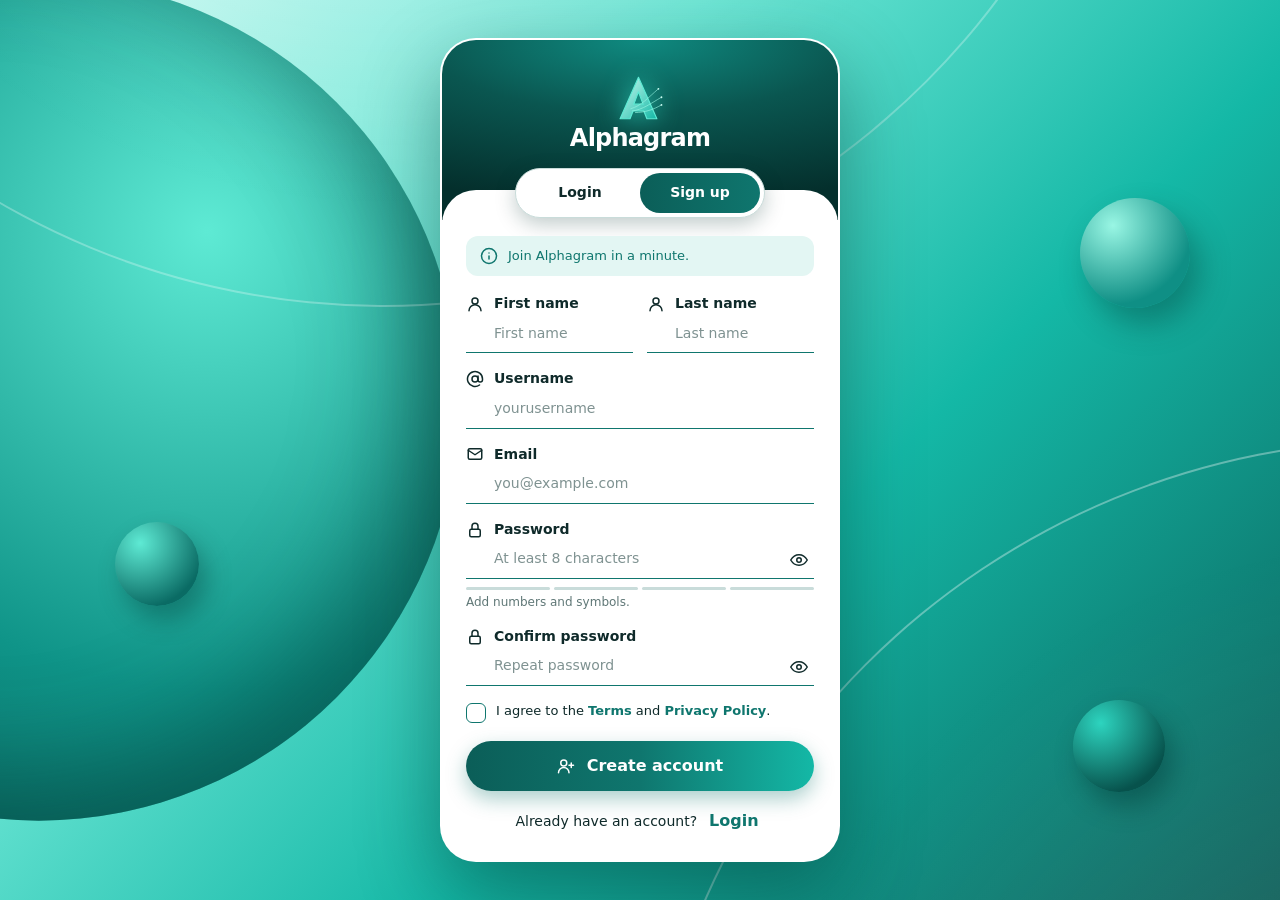
<file: register.html>
<!DOCTYPE html>
<html lang="en">
<head>
<meta charset="UTF-8">
<meta name="viewport" content="width=device-width, initial-scale=1, viewport-fit=cover">
<title>Alphagram — Login</title>
<meta name="theme-color" content="#0f766e">
<meta name="color-scheme" content="light dark">
<link rel="icon" href="data:,">
<script>try{var t=localStorage.getItem('alpha_theme')||(matchMedia('(prefers-color-scheme:dark)').matches?'dark':'light');document.documentElement.dataset.theme=t}catch(e){}</script>
<style>
:root{--t1:#0f766e;--t2:#14b8a6;--t3:#2dd4bf;--card:#fff;--text:#0f2a2a;--mut:#5f7776;--line:#c9dcda;--soft:#e3f6f3;--bad:#dc2626;--badbg:#fdecec;--ease:cubic-bezier(.22,1,.36,1);--dur:.55s}
[data-theme=dark]{--card:#0e1a1c;--text:#e8f4f3;--mut:#93aeac;--line:#27403f;--soft:#12302f;--badbg:#2a1517}
*{box-sizing:border-box;margin:0}
body{min-height:100vh;min-height:100dvh;display:grid;place-items:center;padding:24px 14px;color:var(--text);
 font:14px/1.4 system-ui,-apple-system,"Segoe UI",Roboto,sans-serif;-webkit-font-smoothing:antialiased;background:#0f766e}
button,input{font:inherit;color:inherit}button{cursor:pointer;border:0;background:none}
:focus-visible{outline:2px solid var(--t3);outline-offset:2px}
.i{width:18px;height:18px;fill:none;stroke:currentColor;stroke-width:2;stroke-linecap:round;stroke-linejoin:round;flex:none}

/* ---------- Teal scene (pure CSS, zero downloads) ---------- */
.scene{position:fixed;inset:0;z-index:-1;overflow:hidden;background:linear-gradient(135deg,#d9fbf6 0%,#6ee7d6 32%,#14b8a6 62%,#0b5e58 100%)}
.scene i{position:absolute;border-radius:50%;will-change:transform}
.s1{width:62vmax;height:62vmax;left:-34vmax;top:6vh;background:radial-gradient(circle at 70% 30%,#5eead4,#0f9488 55%,#0a5c56);box-shadow:inset -3vmax -3vmax 8vmax rgba(2,48,45,.45)}
.s2{width:84px;height:84px;left:9%;top:58%;background:radial-gradient(circle at 30% 25%,#5eead4,#0a6b64 75%);box-shadow:8px 14px 24px rgba(2,48,45,.35);animation:fl 7s ease-in-out infinite}
.s3{width:110px;height:110px;right:7%;top:22%;background:radial-gradient(circle at 30% 25%,#99f6e4,#0f8f85 70%);box-shadow:10px 16px 30px rgba(2,48,45,.35);animation:fl 9s ease-in-out infinite reverse}
.s4{width:92px;height:92px;right:9%;bottom:12%;background:radial-gradient(circle at 30% 25%,#2dd4bf,#07524c 75%);box-shadow:8px 14px 26px rgba(2,48,45,.4);animation:fl 8s ease-in-out infinite}
.arc{width:120vmax;height:120vmax;right:-70vmax;bottom:-84vmax;border:2px solid rgba(255,255,255,.35);background:radial-gradient(circle,rgba(255,255,255,.14),transparent 62%)}
.arc.b{right:auto;left:-30vmax;bottom:auto;top:-96vmax;border-color:rgba(255,255,255,.28)}
@keyframes fl{50%{transform:translateY(-14px)}}
body[data-mode=register] .s1{transform:translate(6vmax,-4vmax) scale(1.06);transition:transform 1s var(--ease)}
.s1{transition:transform 1s var(--ease)}

/* ---------- Card ---------- */
.card{width:min(100%,400px);border-radius:36px;overflow:hidden;position:relative;background:var(--card);
 border:2px solid rgba(255,255,255,.55);box-shadow:0 30px 80px rgba(2,48,45,.45);animation:in .7s var(--ease) both}
@keyframes in{from{opacity:0;transform:translateY(22px) scale(.97)}}
.hd{height:250px;display:flex;flex-direction:column;align-items:center;justify-content:center;padding-bottom:30px;color:#fff;
 background:radial-gradient(120% 90% at 50% 0,#0f8a80 0,#0a5650 45%,#042f2c 100%);transition:height var(--dur) var(--ease)}
.logo{width:92px;height:84px;transition:width var(--dur) var(--ease),height var(--dur) var(--ease);filter:drop-shadow(0 0 12px rgba(45,212,191,.8))}
.brand{font-size:34px;font-weight:800;letter-spacing:-.8px;line-height:1.1;margin-top:4px;transition:font-size var(--dur) var(--ease)}
.tag{font-size:14px;color:#9eeee2;max-height:24px;overflow:hidden;transition:max-height var(--dur) var(--ease),opacity var(--dur)}
body[data-mode=register] .hd{height:180px;padding-bottom:34px}
body[data-mode=register] .logo{width:50px;height:46px}
body[data-mode=register] .brand{font-size:24px}
body[data-mode=register] .tag{max-height:0;opacity:0}

.bd{position:relative;margin-top:-30px;border-radius:34px 34px 0 0;background:var(--card);padding:46px 24px 26px}
.switch{position:absolute;top:-22px;left:50%;translate:-50% 0;width:250px;display:grid;grid-template-columns:1fr 1fr;padding:4px;
 border-radius:99px;background:var(--card);box-shadow:0 6px 20px rgba(2,48,45,.25);border:1px solid var(--line)}
.switch button{position:relative;z-index:1;padding:10px 0;font-weight:700;font-size:14px;color:var(--text);transition:color .35s}
.switch button[aria-selected=true]{color:#fff}
.thumb{position:absolute;top:4px;bottom:4px;left:4px;width:calc(50% - 4px);border-radius:99px;background:linear-gradient(90deg,#0b5e58,var(--t1));transition:transform var(--dur) var(--ease)}
body[data-mode=register] .thumb{transform:translateX(100%)}

/* ---------- Panels ---------- */
.panels{position:relative;transition:height var(--dur) var(--ease)}
.panel{position:absolute;top:0;left:0;width:100%;transition:transform var(--dur) var(--ease),opacity .4s,visibility 0s linear var(--dur)}
.panel.is-hidden{opacity:0;visibility:hidden;pointer-events:none}
#p-login.is-hidden{transform:translateX(-50px)}#p-register.is-hidden{transform:translateX(50px)}
.panel:not(.is-hidden){transition-delay:.1s,.1s,0s}
.panel:not(.is-hidden) .st{animation:rise .5s var(--ease) both}
.st:nth-child(2){animation-delay:.06s!important}.st:nth-child(3){animation-delay:.1s!important}.st:nth-child(4){animation-delay:.14s!important}
.st:nth-child(5){animation-delay:.18s!important}.st:nth-child(6){animation-delay:.22s!important}.st:nth-child(7){animation-delay:.26s!important}.st:nth-child(8){animation-delay:.3s!important}
@keyframes rise{from{opacity:0;transform:translateY(10px)}}

/* ---------- Form ---------- */
.msg{display:flex;align-items:center;gap:10px;padding:11px 14px;border-radius:12px;font-size:13px;margin-bottom:18px;background:var(--soft);color:var(--t1)}
[data-theme=dark] .msg{color:var(--t3)}
.msg.error{background:var(--badbg);color:var(--bad)}
.field{margin-bottom:16px}.row{display:grid;grid-template-columns:1fr 1fr;gap:14px}
label{display:flex;align-items:center;gap:10px;font-weight:600;font-size:14px;margin-bottom:2px}
label .i{width:18px;height:18px}
.w{position:relative}
input[type=email],input[type=password],input[type=text]{width:100%;padding:8px 34px 9px 28px;border:0;border-bottom:1.5px solid var(--t1);border-radius:0;background:transparent;outline:0;color:var(--text);transition:border-color .2s,box-shadow .2s}
input::placeholder{color:var(--mut);opacity:.8}
input:focus{border-bottom-color:var(--t3);box-shadow:0 1px 0 var(--t3)}
input.ok{border-bottom-color:var(--t2)}input.bad{border-bottom-color:var(--bad);box-shadow:0 1px 0 var(--bad)}
.eye{position:absolute;right:0;top:50%;translate:0 -50%;width:30px;height:30px;display:grid;place-items:center;color:var(--text);border-radius:8px}
.eye .off{display:none}.eye.shown .on{display:none}.eye.shown .off{display:block}
.bars{display:flex;gap:4px;margin-top:8px}.bars b{flex:1;height:3px;border-radius:4px;background:var(--line);transition:background .3s}
.hint{margin-top:4px;font-size:12px;color:var(--mut)}
.opts{display:flex;align-items:center;justify-content:space-between;gap:8px;margin:2px 0 20px}
.chk{display:flex;align-items:center;gap:10px;cursor:pointer;font-weight:500}
.chk input{appearance:none;width:20px;height:20px;border-radius:6px;border:1.5px solid var(--t1);flex:none;display:grid;place-items:center;cursor:pointer;transition:background .2s}
.chk input:checked{background:var(--t1)}
.chk input:checked::after{content:"";width:10px;height:6px;border:2px solid #fff;border-top:0;border-right:0;rotate:-45deg;translate:0 -1px}
.terms{align-items:flex-start;font-size:13px;margin-bottom:18px}.terms input{margin-top:1px}
a{color:var(--t1);font-weight:700;text-decoration:none}[data-theme=dark] a{color:var(--t3)}a:hover{text-decoration:underline}
.forgot{font-style:italic}
.go{width:100%;display:flex;align-items:center;justify-content:center;gap:12px;padding:14px;border-radius:99px;color:#fff;font-weight:700;font-size:16px;
 background:linear-gradient(90deg,#0b5e58,var(--t1) 50%,var(--t2));box-shadow:0 8px 20px rgba(15,118,110,.35);transition:transform .15s,box-shadow .2s,opacity .2s}
.go:hover:not(:disabled){transform:translateY(-2px);box-shadow:0 12px 26px rgba(15,118,110,.45)}
.go:active:not(:disabled){transform:scale(.98)}.go:disabled{opacity:.7;cursor:wait}
.sp{display:none;width:18px;height:18px;border:2px solid rgba(255,255,255,.4);border-top-color:#fff;border-radius:50%;animation:sp .7s linear infinite}
.loading .sp{display:block}.loading .lb,.loading .i{display:none}@keyframes sp{to{rotate:360deg}}
.or{display:flex;align-items:center;gap:14px;margin:20px 0 14px;color:var(--mut);font-size:13px}
.or::before,.or::after{content:"";flex:1;height:1px;background:var(--line)}
.soc{display:grid;grid-template-columns:1fr 1fr;gap:12px}
.soc button{display:flex;align-items:center;justify-content:center;gap:10px;padding:11px;border-radius:99px;border:1.5px solid var(--line);font-weight:600;transition:background .2s,border-color .2s}
.soc button:hover{background:var(--soft);border-color:var(--t2)}.soc .i{fill:currentColor;stroke:none}.soc .g{fill:initial}
.sw{margin-top:18px;text-align:center;color:var(--text)}.sw button{color:var(--t1);font-weight:800;font-size:16px;margin-left:6px}[data-theme=dark] .sw button{color:var(--t3)}.sw button:hover{text-decoration:underline}
.shake{animation:shk .4s!important}@keyframes shk{20%,60%{translate:-6px 0}40%,80%{translate:6px 0}}
@media(max-width:420px){.bd{padding:46px 18px 22px}.row{grid-template-columns:1fr;gap:0}.hd{height:230px}.s2,.s4{display:none}}
@media(prefers-reduced-motion:reduce){*,*::before,*::after{animation:none!important;transition-duration:.01s!important}}
</style>
</head>
<body data-mode="login">
<svg width="0" height="0" style="position:absolute" aria-hidden="true"><defs>
<symbol id="mail" viewBox="0 0 24 24"><rect x="3" y="5" width="18" height="14" rx="2"/><path d="m3 7 9 6 9-6"/></symbol>
<symbol id="lock" viewBox="0 0 24 24"><rect x="5" y="11" width="14" height="10" rx="2"/><path d="M8 11V7a4 4 0 0 1 8 0v4"/></symbol>
<symbol id="user" viewBox="0 0 24 24"><circle cx="12" cy="8" r="4"/><path d="M4 21a8 8 0 0 1 16 0"/></symbol>
<symbol id="at" viewBox="0 0 24 24"><circle cx="12" cy="12" r="4"/><path d="M16 8v5a3 3 0 0 0 6 0v-1a10 10 0 1 0-4 8"/></symbol>
<symbol id="info" viewBox="0 0 24 24"><circle cx="12" cy="12" r="10"/><path d="M12 16v-4M12 8h.01"/></symbol>
<symbol id="login" viewBox="0 0 24 24"><path d="M10 17l5-5-5-5M15 12H3M15 3h4a2 2 0 0 1 2 2v14a2 2 0 0 1-2 2h-4"/></symbol>
<symbol id="add" viewBox="0 0 24 24"><circle cx="9" cy="8" r="4"/><path d="M2 21a7 7 0 0 1 14 0M19 8v6M16 11h6"/></symbol>
<symbol id="eye" viewBox="0 0 24 24"><path d="M1 12s4-7 11-7 11 7 11 7-4 7-11 7S1 12 1 12z"/><circle cx="12" cy="12" r="3"/></symbol>
<symbol id="eyeoff" viewBox="0 0 24 24"><path d="M17.9 17.9A10.9 10.9 0 0 1 12 19C5 19 1 12 1 12a18.5 18.5 0 0 1 5.1-5.9M9.9 5.2A9.9 9.9 0 0 1 12 5c7 0 11 7 11 7a18.6 18.6 0 0 1-2.2 3.2M1 1l22 22"/></symbol>
</defs></svg>

<div class="scene" aria-hidden="true"><i class="s1"></i><i class="arc"></i><i class="arc b"></i><i class="s2"></i><i class="s3"></i><i class="s4"></i></div>

<main class="card" id="card">
 <header class="hd">
  <svg class="logo" viewBox="0 0 64 60" aria-hidden="true"><defs><linearGradient id="lg" x1="0" y1="0" x2="1" y2="1"><stop offset="0" stop-color="#ccfbf1"/><stop offset="1" stop-color="#14b8a6"/></linearGradient></defs>
   <path fill="url(#lg)" fill-rule="evenodd" stroke="#5eead4" stroke-width="1.5" stroke-linejoin="round" d="M30 3 6 57h13l4-10h14l4 10h13zM30 22l6 16H24z"/>
   <g fill="none" stroke="#99f6e4" stroke-width=".9" stroke-linecap="round" opacity=".9"><path d="M20 44c14-4 22-14 36-26"/><path d="M22 47c14-2 24-10 38-18"/><path d="M26 49c12 0 24-4 34-10"/></g>
   <g fill="#ccfbf1"><circle cx="56" cy="18" r="1.2"/><circle cx="60" cy="29" r="1.2"/><circle cx="60" cy="39" r="1.2"/></g></svg>
  <div class="brand">Alphagram</div>
  <div class="tag">Connect • Chat • Share</div>
 </header>

 <section class="bd">
  <div class="switch" role="tablist" aria-label="Login or sign up">
   <div class="thumb"></div>
   <button type="button" role="tab" id="tab-login" aria-selected="true" data-mode="login">Login</button>
   <button type="button" role="tab" id="tab-register" aria-selected="false" data-mode="register">Sign up</button>
  </div>

  <div class="panels" id="panels">
   <div class="panel" id="p-login">
    <form id="loginForm" novalidate>
     <div class="msg st" id="loginMsg" role="status"><svg class="i"><use href="#info"/></svg><span></span></div>
     <div class="field st"><label for="l-email"><svg class="i"><use href="#mail"/></svg>Email</label>
      <div class="w"><input id="l-email" type="email" placeholder="you@example.com" autocomplete="username" required></div></div>
     <div class="field st"><label for="l-pass"><svg class="i"><use href="#lock"/></svg>Password</label>
      <div class="w"><input id="l-pass" type="password" placeholder="Password" autocomplete="current-password" required>
       <button type="button" class="eye" data-t="l-pass" aria-label="Show password"><svg class="i on"><use href="#eye"/></svg><svg class="i off"><use href="#eyeoff"/></svg></button></div></div>
     <div class="opts st"><label class="chk"><input type="checkbox" id="l-rem"> Remember me</label><a href="#" class="forgot" id="forgot">Forgot Password?</a></div>
     <button class="go st" type="submit" id="loginBtn"><svg class="i"><use href="#login"/></svg><span class="lb">Login</span><span class="sp"></span></button>
     <div class="or st">or continue with</div>
     <div class="soc st">
      <button type="button" data-soc="Google"><svg class="i g" viewBox="0 0 24 24"><path fill="#4285F4" d="M22.56 12.25c0-.78-.07-1.53-.2-2.25H12v4.26h5.92a5.06 5.06 0 0 1-2.2 3.32v2.77h3.57c2.08-1.92 3.27-4.74 3.27-8.1z"/><path fill="#34A853" d="M12 23c2.97 0 5.46-.98 7.28-2.66l-3.57-2.77c-.98.66-2.23 1.06-3.71 1.06-2.86 0-5.29-1.93-6.16-4.53H2.18v2.84C3.99 20.53 7.7 23 12 23z"/><path fill="#FBBC05" d="M5.84 14.09a6.6 6.6 0 0 1 0-4.18V7.07H2.18a11 11 0 0 0 0 9.86l3.66-2.84z"/><path fill="#EA4335" d="M12 5.38c1.62 0 3.06.56 4.21 1.64l3.15-3.15C17.45 2.09 14.97 1 12 1 7.7 1 3.99 3.47 2.18 7.07l3.66 2.84c.87-2.6 3.3-4.53 6.16-4.53z"/></svg>Google</button>
      <button type="button" data-soc="Apple"><svg class="i" viewBox="0 0 24 24"><path d="M16.4 12.6c0-2.3 1.9-3.4 2-3.5-1.1-1.6-2.8-1.8-3.4-1.8-1.4-.2-2.8.9-3.5.9s-1.8-.8-3-.8C6.9 7.5 5.4 8.4 4.6 9.8c-1.7 2.9-.4 7.2 1.2 9.6.8 1.2 1.8 2.5 3.1 2.5 1.200-.1 1.700-.8 3.200-.8s1.900.8 3.200.8c1.300 0 2.200-1.200 3-2.400.9-1.300 1.300-2.600 1.300-2.700-.1 0-2.600-1-2.700-3.900zM14.100 5.700c.7-.8 1.100-1.900 1-3-1 0-2.100.7-2.800 1.500-.6.700-1.200 1.800-1 2.900 1.100.1 2.100-.5 2.800-1.400z"/></svg>Apple</button>
     </div>
     <p class="sw st">Don't have an account?<button type="button" data-mode="register">Sign up</button></p>
    </form>
   </div>

   <div class="panel is-hidden" id="p-register" inert>
    <form id="regForm" novalidate>
     <div class="msg st" id="regMsg" role="status"><svg class="i"><use href="#info"/></svg><span></span></div>
     <div class="row st">
      <div class="field"><label for="r-first"><svg class="i"><use href="#user"/></svg>First name</label><div class="w"><input id="r-first" type="text" placeholder="First name" autocomplete="given-name" required></div></div>
      <div class="field"><label for="r-last"><svg class="i"><use href="#user"/></svg>Last name</label><div class="w"><input id="r-last" type="text" placeholder="Last name" autocomplete="family-name" required></div></div>
     </div>
     <div class="field st"><label for="r-user"><svg class="i"><use href="#at"/></svg>Username</label><div class="w"><input id="r-user" type="text" placeholder="yourusername" autocomplete="username" required></div></div>
     <div class="field st"><label for="r-email"><svg class="i"><use href="#mail"/></svg>Email</label><div class="w"><input id="r-email" type="email" placeholder="you@example.com" autocomplete="email" required></div></div>
     <div class="field st"><label for="r-pass"><svg class="i"><use href="#lock"/></svg>Password</label>
      <div class="w"><input id="r-pass" type="password" placeholder="At least 8 characters" autocomplete="new-password" required>
       <button type="button" class="eye" data-t="r-pass" aria-label="Show password"><svg class="i on"><use href="#eye"/></svg><svg class="i off"><use href="#eyeoff"/></svg></button></div>
      <div class="bars" id="bars"><b></b><b></b><b></b><b></b></div><div class="hint" id="hint">Add numbers and symbols.</div></div>
     <div class="field st"><label for="r-conf"><svg class="i"><use href="#lock"/></svg>Confirm password</label>
      <div class="w"><input id="r-conf" type="password" placeholder="Repeat password" autocomplete="new-password" required>
       <button type="button" class="eye" data-t="r-conf" aria-label="Show password"><svg class="i on"><use href="#eye"/></svg><svg class="i off"><use href="#eyeoff"/></svg></button></div></div>
     <label class="chk terms st"><input type="checkbox" id="r-terms"><span>I agree to the <a href="#" id="terms">Terms</a> and <a href="#" id="privacy">Privacy Policy</a>.</span></label>
     <button class="go st" type="submit" id="regBtn"><svg class="i"><use href="#add"/></svg><span class="lb">Create account</span><span class="sp"></span></button>
     <p class="sw st">Already have an account?<button type="button" data-mode="login">Login</button></p>
    </form>
   </div>
  </div>
 </section>
</main>

<script>
const API='https://alpha-auth.murwanashyakadieumerci540.workers.dev',TK='alpha_token',UK='alpha_user',HOME='index.html';
const $=id=>document.getElementById(id);
if(localStorage.getItem(TK)&&localStorage.getItem(UK))location.replace(HOME);

/* mode switch */
const panels=$('panels'),pm={login:$('p-login'),register:$('p-register')},titles={login:'Alphagram — Login',register:'Alphagram — Sign up'};
let mode='login';
const fit=()=>{panels.style.height=pm[mode].offsetHeight+'px'};
function apply(){
 document.body.dataset.mode=mode;document.title=titles[mode];
 for(const k in pm){const on=k===mode;pm[k].classList.toggle('is-hidden',!on);on?pm[k].removeAttribute('inert'):pm[k].setAttribute('inert','')}
 $('tab-login').setAttribute('aria-selected',mode==='login');$('tab-register').setAttribute('aria-selected',mode==='register');
}
function setMode(m){if(m===mode)return;mode=m;apply();fit();try{history.replaceState(null,'',m==='register'?'register.html':'login.html')}catch(e){}}
document.querySelectorAll('[data-mode]').forEach(b=>b.addEventListener('click',()=>setMode(b.dataset.mode)));
const ro=new ResizeObserver(fit);Object.values(pm).forEach(p=>ro.observe(p));addEventListener('resize',fit);
mode=/register/i.test(location.pathname)||new URLSearchParams(location.search).get('mode')==='register'?'register':'login';
apply();panels.style.transition='none';fit();requestAnimationFrame(()=>requestAnimationFrame(()=>panels.style.transition=''));

/* helpers */
const DEF={loginMsg:'Welcome back! Sign in to continue.',regMsg:'Join Alphagram in a minute.'};
function say(id,text,type){const el=$(id);el.className='msg st'+(type?' '+type:'');el.querySelector('span').textContent=text||DEF[id]}
say('loginMsg');say('regMsg');
const shake=()=>{const c=$('card');c.classList.remove('shake');void c.offsetWidth;c.classList.add('shake')};
document.querySelectorAll('.eye').forEach(b=>b.addEventListener('click',()=>{const i=$(b.dataset.t),s=i.type==='password';i.type=s?'text':'password';b.classList.toggle('shown',s);b.setAttribute('aria-label',s?'Hide password':'Show password')}));
document.querySelectorAll('[data-soc]').forEach(b=>b.addEventListener('click',()=>say(mode==='login'?'loginMsg':'regMsg',b.dataset.soc+' sign-in is coming soon.')));
async function post(path,body){
 const c=new AbortController(),t=setTimeout(()=>c.abort(),15000);
 try{
  const r=await fetch(API+path,{method:'POST',headers:{'Content-Type':'application/json'},body:JSON.stringify(body),signal:c.signal});
  let d={};try{d=await r.json()}catch(e){}
  if(!r.ok)throw new Error(d.error||d.message||'Request failed ('+r.status+')');return d;
 }catch(e){throw new Error(e.name==='AbortError'?'Connection too slow. Try again.':e.message)}finally{clearTimeout(t)}
}
function save(data,email,name){
 const token=data.token||data.access_token||data.jwt;if(!token)throw new Error('No token received.');
 localStorage.setItem(TK,token);const u=data.user||data;
 localStorage.setItem(UK,JSON.stringify({CU:{id:u.email||email,email:u.email||email},UP:{display_name:name||u.display_name||u.name||email.split('@')[0],bio:u.bio||'',avatar_color:u.avatar_color||'g2',avatar_url:u.avatar_url||null}}));
}
const busy=(b,on)=>{b.disabled=on;b.classList.toggle('loading',on)};

/* login */
const saved=localStorage.getItem('alphaRemember');if(saved){$('l-email').value=saved;$('l-rem').checked=true}
$('forgot').addEventListener('click',e=>{e.preventDefault();say('loginMsg','Password reset is coming soon.')});
$('loginForm').addEventListener('submit',async e=>{
 e.preventDefault();const email=$('l-email').value.trim(),pass=$('l-pass').value,b=$('loginBtn');
 if(!email){say('loginMsg','Enter your email.','error');shake();return $('l-email').focus()}
 if(pass.length<6){say('loginMsg','Password needs 6+ characters.','error');shake();return $('l-pass').focus()}
 busy(b,true);say('loginMsg');
 try{
  save(await post('/login',{email,password:pass}),email);
  $('l-rem').checked?localStorage.setItem('alphaRemember',email):localStorage.removeItem('alphaRemember');
  say('loginMsg','Signed in. Opening…');setTimeout(()=>location.href=HOME,400);
 }catch(err){say('loginMsg',err.message||'Login failed.','error');shake();busy(b,false)}
});

/* register */
const rp=$('r-pass'),rc=$('r-conf'),bars=document.querySelectorAll('#bars b');
const cols=['var(--line)','#ef4444','#f59e0b','#14b8a6','#0f766e'],hints=['Add numbers and symbols.','Weak','Fair','Good','Strong'];
function match(){if(!rc.value){rc.classList.remove('ok','bad');return}const s=rp.value===rc.value;rc.classList.toggle('ok',s);rc.classList.toggle('bad',!s)}
rp.addEventListener('input',()=>{const v=rp.value;let n=0;if(v.length>=8)n++;if(/[A-Z]/.test(v))n++;if(/\d/.test(v))n++;if(/[^A-Za-z0-9]/.test(v))n++;
 bars.forEach((b,i)=>b.style.background=i<n?cols[n]:cols[0]);$('hint').textContent=v?hints[n]:hints[0];match()});
rc.addEventListener('input',match);
$('r-user').addEventListener('input',function(){this.value=this.value.replace(/\s/g,'').replace(/^@+/,'')});
$('terms').addEventListener('click',e=>{e.preventDefault();say('regMsg','Terms coming soon.')});
$('privacy').addEventListener('click',e=>{e.preventDefault();say('regMsg','Privacy Policy coming soon.')});
$('regForm').addEventListener('submit',async e=>{
 e.preventDefault();const f=$('r-first').value.trim(),l=$('r-last').value.trim(),u=$('r-user').value.trim(),email=$('r-email').value.trim(),pass=rp.value,b=$('regBtn');
 const bad=(t,el)=>{say('regMsg',t,'error');shake();el&&el.focus()};
 if(!f||!l)return bad('Enter your full name.',$('r-first'));
 if(u.length<3)return bad('Username needs 3+ characters.',$('r-user'));
 if(!email)return bad('Enter your email.',$('r-email'));
 if(pass.length<8)return bad('Password needs 8+ characters.',rp);
 if(pass!==rc.value)return bad('Passwords don\'t match.',rc);
 if(!$('r-terms').checked)return bad('Accept the Terms to continue.');
 busy(b,true);say('regMsg');
 try{
  const name=(f+' '+l).trim();
  save(await post('/signup',{email,password:pass,display_name:name,username:u}),email,name);
  say('regMsg','Account created. Opening…');setTimeout(()=>location.href=HOME,800);
 }catch(err){bad(err.message||'Sign up failed.');busy(b,false)}
});
</script>
</body>
</html>
</file>
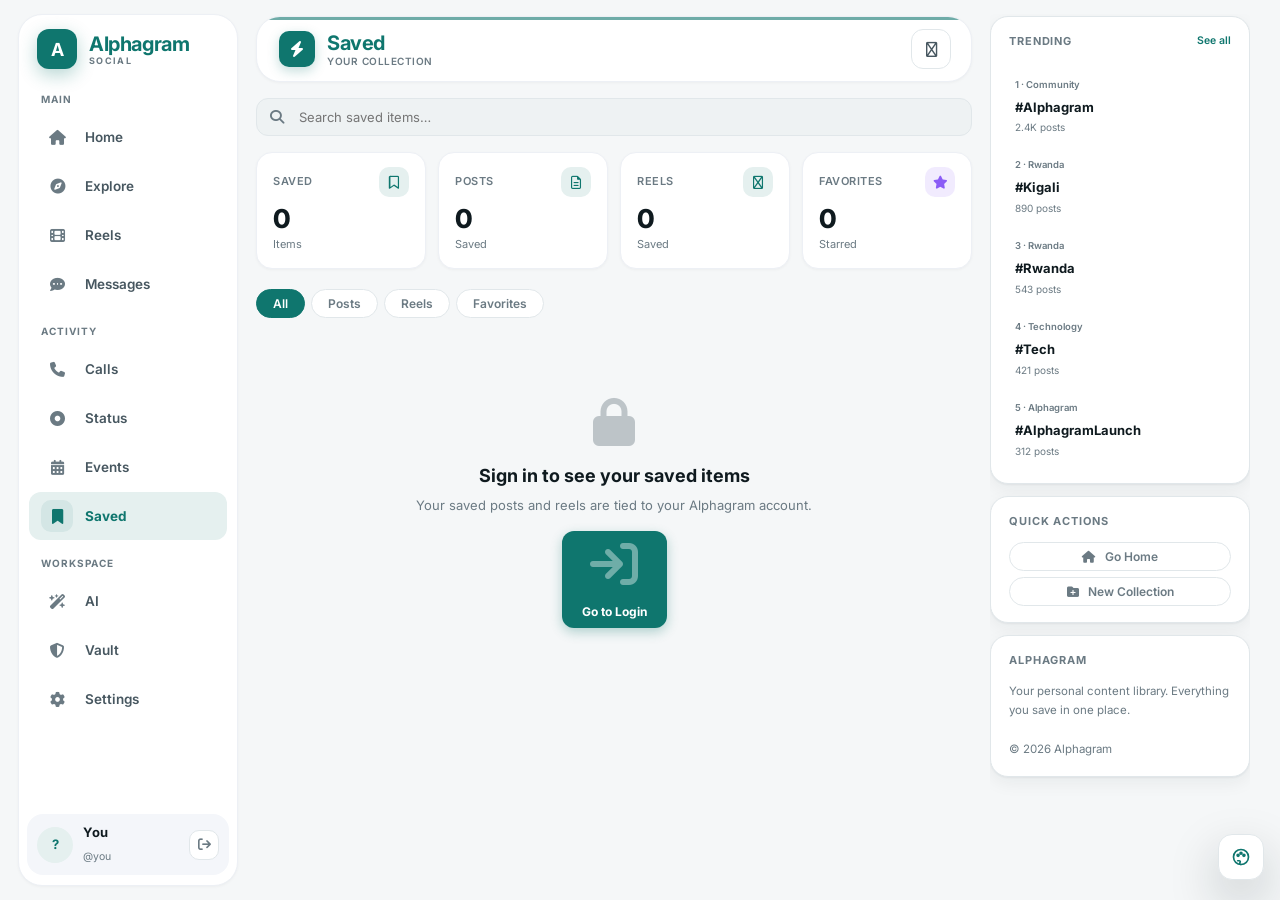
<file: saved.html>
<!DOCTYPE html>
<html lang="en" data-theme="light">
<head>
    <meta charset="UTF-8">
    <meta name="viewport" content="width=device-width, initial-scale=1.0, maximum-scale=1.0, user-scalable=no">
    <title>Alphagram — Saved</title>
    <link rel="stylesheet" href="https://cdnjs.cloudflare.com/ajax/libs/font-awesome/6.5.2/css/all.min.css">
    <link href="https://fonts.googleapis.com/css2?family=Inter:ital,wght@0,400;0,500;0,600;0,700;0,800;0,900;1,400;1,500&display=swap" rel="stylesheet">
    <script src="alpha-common.js"></script>
    <style>
        /* ============================================================
           RESET & VARIABLES
           ============================================================ */
        * {
            margin: 0;
            padding: 0;
            box-sizing: border-box;
            -webkit-tap-highlight-color: transparent;
        }

        :root {
            --bg: #f0f2f6;
            --surface: #ffffff;
            --surface-hover: #f4f6fa;
            --surface-raised: #ffffff;
            --text-primary: #0b0d12;
            --text-secondary: #565e70;
            --text-muted: #8e96a8;
            --border: #e4e8ef;
            --border-light: #edf0f5;
            --shadow-sm: 0 1px 3px rgba(0, 0, 0, 0.04);
            --shadow-md: 0 4px 16px rgba(0, 0, 0, 0.06);
            --shadow-lg: 0 12px 40px rgba(0, 0, 0, 0.08);
            --shadow-xl: 0 20px 60px rgba(0, 0, 0, 0.12);
            --radius-sm: 10px;
            --radius-md: 16px;
            --radius-lg: 24px;
            --radius-xl: 32px;
            --radius-full: 99px;
            --primary: var(--ag-primary);
            --primary-light: var(--ag-primary);
            --primary-dark: #3730a3;
            --primary-bg: var(--primary-a08);
            --primary-bg-hover: var(--primary-a16);
            --green: #22c55e;
            --green-bg: rgba(34, 197, 94, 0.12);
            --red: #ef4444;
            --red-bg: rgba(239, 68, 68, 0.10);
            --orange: var(--ag-text-2);
            --orange-bg: rgba(245, 158, 11, 0.12);
            --purple: #8b5cf6;
            --purple-bg: rgba(139, 92, 246, 0.12);
            --gradient-primary: linear-gradient(135deg, var(--primary), var(--primary-dark));
            --font: 'Inter', -apple-system, BlinkMacSystemFont, 'Segoe UI', Roboto, sans-serif;
            --transition: 0.25s cubic-bezier(0.4, 0, 0.2, 1);
            --nav-width: 220px;
            --right-width: 260px;
        }

        [data-theme="dark"] {
            --bg: #0c0e15;
            --surface: #161920;
            --surface-hover: #1e222b;
            --surface-raised: #1a1d26;
            --text-primary: #f1f3f7;
            --text-secondary: #9aa2b5;
            --text-muted: #6e768a;
            --border: #262b36;
            --border-light: #1e222b;
            --shadow-sm: 0 1px 3px rgba(0, 0, 0, 0.3);
            --shadow-md: 0 4px 16px rgba(0, 0, 0, 0.4);
            --shadow-lg: 0 12px 40px rgba(0, 0, 0, 0.5);
            --shadow-xl: 0 20px 60px rgba(0, 0, 0, 0.6);
            --primary-bg: var(--primary-a15);
            --primary-bg-hover: var(--primary-a25);
            --green-bg: rgba(34, 197, 94, 0.15);
            --red-bg: rgba(239, 68, 68, 0.15);
            --orange-bg: rgba(245, 158, 11, 0.15);
            --purple-bg: rgba(139, 92, 246, 0.18);
        }

        html, body { height: 100%; }

        body {
            font-family: var(--font);
            background: var(--bg);
            color: var(--text-primary);
            overflow: hidden;
            -webkit-font-smoothing: antialiased;
            -moz-osx-font-smoothing: grayscale;
            font-size: 15px;
            line-height: 1.6;
        }

        button, input, textarea { font-family: inherit; font-size: inherit; }
        button { color: inherit; cursor: pointer; border: none; background: none; }
        *:focus-visible { outline: 2px solid var(--primary); outline-offset: 2px; border-radius: 6px; }

        ::-webkit-scrollbar { width: 4px; height: 4px; }
        ::-webkit-scrollbar-track { background: transparent; }
        ::-webkit-scrollbar-thumb { background: var(--border); border-radius: 99px; }
        ::-webkit-scrollbar-thumb:hover { background: var(--text-muted); }

        i[class*="fa-"] { line-height: 1; font-size: 1em; }

        /* ============================================================
           APP SHELL
           ============================================================ */
        .app {
            height: 100vh;
            display: grid;
            grid-template-columns: var(--nav-width) minmax(400px, 720px) var(--right-width);
            gap: 16px;
            max-width: 1480px;
            margin: 0 auto;
            padding: 14px 18px 14px 18px;
        }

        /* ============================================================
           LEFT NAVIGATION
           ============================================================ */
        .left {
            display: flex;
            flex-direction: column;
            background: var(--surface);
            border-radius: var(--radius-lg);
            padding: 10px 8px;
            box-shadow: var(--shadow-sm);
            border: 1px solid var(--border-light);
            overflow: hidden;
            height: calc(100vh - 28px);
        }

        .brand {
            display: flex;
            align-items: center;
            gap: 12px;
            padding: 4px 10px 18px 10px;
            cursor: pointer;
            background: none;
            border: 0;
            text-align: left;
            color: inherit;
            flex-shrink: 0;
        }

        .logo {
            width: 40px;
            height: 40px;
            border-radius: var(--radius-sm);
            background: var(--gradient-primary);
            display: flex;
            align-items: center;
            justify-content: center;
            color: white;
            font-size: 18px;
            font-weight: 800;
            box-shadow: 0 6px 18px var(--primary-a30);
            flex-shrink: 0;
        }

        .brand-name-wrap { line-height: 1.2; }
        .brand-name {
            font-size: 20px;
            font-weight: 800;
            letter-spacing: -0.02em;
            background: var(--gradient-primary);
            -webkit-background-clip: text;
            -webkit-text-fill-color: transparent;
            background-clip: text;
        }
        .brand-tag {
            font-size: 9px;
            font-weight: 700;
            color: var(--text-muted);
            text-transform: uppercase;
            letter-spacing: 0.15em;
            -webkit-text-fill-color: var(--text-muted);
        }

        .nav {
            display: flex;
            flex-direction: column;
            overflow-y: auto;
            flex: 1;
            padding: 2px 2px 6px;
            mask-image: linear-gradient(to bottom, #000 calc(100% - 20px), transparent 100%);
        }
        .nav::-webkit-scrollbar { width: 0; }

        .nav-section-label {
            font-size: 10px;
            font-weight: 700;
            text-transform: uppercase;
            letter-spacing: 0.1em;
            color: var(--text-muted);
            padding: 14px 12px 6px;
        }
        .nav-section-label:first-child { padding-top: 2px; }

        .nav button {
            position: relative;
            border: 0;
            background: transparent;
            color: var(--text-secondary);
            padding: 8px 12px;
            border-radius: var(--radius-sm);
            display: flex;
            align-items: center;
            gap: 12px;
            font-size: 13.5px;
            font-weight: 600;
            cursor: pointer;
            transition: var(--transition);
            text-align: left;
            flex-shrink: 0;
            margin-bottom: 1px;
        }

        .nav button:hover {
            background: var(--surface-hover);
            color: var(--text-primary);
        }

        .nav button.active {
            color: var(--primary);
            background: var(--primary-bg);
            font-weight: 700;
        }
        .nav button.active .nav-icon {
            color: var(--primary);
            background: var(--primary-bg);
        }

        .nav-icon {
            width: 32px;
            height: 32px;
            border-radius: var(--radius-sm);
            display: flex;
            align-items: center;
            justify-content: center;
            background: transparent;
            color: var(--text-muted);
            flex-shrink: 0;
            transition: var(--transition);
            font-size: 15px;
        }
        .nav button:hover .nav-icon {
            background: var(--surface-hover);
            color: var(--text-primary);
        }

        .nav-badge {
            width: 7px;
            height: 7px;
            border-radius: 50%;
            background: var(--red);
            margin-left: auto;
            flex-shrink: 0;
            box-shadow: 0 0 0 2px var(--surface);
        }

        .profile-mini {
            margin-top: 6px;
            background: var(--surface-hover);
            border-radius: var(--radius-md);
            padding: 8px 10px;
            display: flex;
            align-items: center;
            gap: 10px;
            flex-shrink: 0;
            transition: var(--transition);
        }
        .profile-mini:hover { background: var(--border-light); }
        .profile-mini .name-wrap { flex: 1; min-width: 0; cursor: pointer; }
        .profile-mini .name {
            font-size: 13px;
            font-weight: 700;
            white-space: nowrap;
            overflow: hidden;
            text-overflow: ellipsis;
        }
        .profile-mini small {
            color: var(--text-muted);
            font-size: 10.5px;
        }
        .profile-mini .logout-btn {
            border: 1px solid var(--border);
            background: var(--surface);
            color: var(--text-muted);
            cursor: pointer;
            width: 30px;
            height: 30px;
            display: flex;
            align-items: center;
            justify-content: center;
            border-radius: var(--radius-sm);
            font-size: 13px;
            transition: var(--transition);
        }
        .profile-mini .logout-btn:hover {
            background: var(--red-bg);
            color: var(--red);
            border-color: rgba(239, 68, 68, 0.3);
        }

        .avatar {
            width: 36px;
            height: 36px;
            border-radius: 50%;
            display: flex;
            align-items: center;
            justify-content: center;
            font-weight: 700;
            flex-shrink: 0;
            overflow: hidden;
            color: #fff;
            font-size: 13px;
            background: var(--gradient-primary);
        }
        .avatar img { width: 100%; height: 100%; object-fit: cover; border-radius: 50%; }
        .avatar.g1 { background: linear-gradient(135deg, var(--ag-text-2), #ef4444); }
        .avatar.g2 { background: linear-gradient(135deg, var(--ag-primary), var(--ag-primary)); }
        .avatar.g3 { background: linear-gradient(135deg, #22c55e, var(--ag-text-2)); }
        .avatar.g4 { background: linear-gradient(135deg, #ec4899, #f43f5e); }
        .avatar.g5 { background: linear-gradient(135deg, #8b5cf6, #d946ef); }
        .avatar.g6 { background: linear-gradient(135deg, #14b8a6, #22c55e); }

        /* ============================================================
           CENTER
           ============================================================ */
        .center {
            overflow-y: auto;
            padding: 2px 2px 80px 2px;
            scrollbar-width: none;
            height: calc(100vh - 28px);
        }
        .center::-webkit-scrollbar { display: none; }

        /* --- HEADER --- */
        .top {
            display: flex;
            align-items: center;
            justify-content: space-between;
            margin-bottom: 16px;
            gap: 10px;
            background: var(--surface);
            padding: 10px 20px;
            border-radius: var(--radius-lg);
            border: 1px solid var(--border-light);
            box-shadow: var(--shadow-sm);
            position: relative;
            overflow: hidden;
        }
        .top::before {
            content: '';
            position: absolute;
            top: 0;
            left: 0;
            right: 0;
            height: 3px;
            background: var(--gradient-primary);
            opacity: 0.6;
        }

        .top-left-group {
            display: flex;
            align-items: center;
            gap: 8px;
            min-width: 0;
        }

        .top-left {
            display: flex;
            align-items: center;
            gap: 12px;
            min-width: 0;
            border: 0;
            background: none;
            cursor: pointer;
            text-align: left;
            color: inherit;
            padding: 4px 2px;
            border-radius: var(--radius-sm);
            transition: var(--transition);
            position: relative;
            z-index: 1;
        }
        .top-left:hover { opacity: 0.7; }

        .top-icon-wrap {
            width: 36px;
            height: 36px;
            border-radius: var(--radius-sm);
            background: var(--gradient-primary);
            display: flex;
            align-items: center;
            justify-content: center;
            color: white;
            font-size: 16px;
            font-weight: 800;
            box-shadow: 0 4px 12px var(--primary-a25);
            flex-shrink: 0;
        }

        .top-title-wrap { line-height: 1.2; }
        .top-title {
            font-size: 20px;
            font-weight: 800;
            letter-spacing: -0.02em;
            background: var(--gradient-primary);
            -webkit-background-clip: text;
            -webkit-text-fill-color: transparent;
            background-clip: text;
            white-space: nowrap;
            overflow: hidden;
            text-overflow: ellipsis;
            max-width: 40vw;
        }
        .top-sub {
            font-size: 10px;
            font-weight: 600;
            color: var(--text-muted);
            letter-spacing: 0.05em;
            text-transform: uppercase;
            -webkit-text-fill-color: var(--text-muted);
        }

        .top-actions {
            display: flex;
            gap: 6px;
            flex-shrink: 0;
            position: relative;
            z-index: 1;
        }

        .circle-btn {
            width: 40px;
            height: 40px;
            border-radius: 50%;
            border: 1px solid var(--border);
            background: var(--surface);
            color: var(--text-secondary);
            display: flex;
            align-items: center;
            justify-content: center;
            cursor: pointer;
            transition: var(--transition);
            flex-shrink: 0;
            font-size: 15px;
            position: relative;
        }
        .circle-btn:hover {
            color: var(--primary);
            border-color: var(--primary);
            transform: translateY(-2px);
            box-shadow: var(--shadow-md);
        }
        .circle-btn.active {
            color: var(--primary);
            background: var(--primary-bg);
            border-color: var(--primary);
        }

        /* ============================================================
           SAVED PAGE CONTENT
           ============================================================ */

        /* Search */
        .saved-search {
            position: relative;
            margin-bottom: 16px;
        }
        .saved-search input {
            width: 100%;
            padding: 10px 16px 10px 42px;
            border: 1.5px solid var(--border);
            border-radius: var(--radius-md);
            background: var(--surface);
            color: var(--text-primary);
            font-size: 13px;
            transition: var(--transition);
            outline: none;
        }
        .saved-search input:focus {
            border-color: var(--primary);
            box-shadow: 0 0 0 3px var(--primary-bg);
        }
        .saved-search .search-icon {
            position: absolute;
            left: 14px;
            top: 50%;
            transform: translateY(-50%);
            color: var(--text-muted);
            font-size: 14px;
        }

        /* Stats */
        .stats-grid {
            display: grid;
            grid-template-columns: repeat(auto-fit, minmax(140px, 1fr));
            gap: 12px;
            margin-bottom: 20px;
        }

        .stat-card {
            background: var(--surface);
            border: 1px solid var(--border-light);
            border-radius: var(--radius-md);
            padding: 14px 16px;
            box-shadow: var(--shadow-sm);
            transition: var(--transition);
        }
        .stat-card:hover {
            box-shadow: var(--shadow-md);
            transform: translateY(-2px);
        }

        .stat-card .stat-top {
            display: flex;
            align-items: center;
            justify-content: space-between;
            margin-bottom: 6px;
        }
        .stat-card .stat-label {
            font-size: 11px;
            color: var(--text-muted);
            font-weight: 600;
            text-transform: uppercase;
            letter-spacing: 0.05em;
        }
        .stat-card .stat-icon {
            width: 30px;
            height: 30px;
            border-radius: var(--radius-sm);
            display: flex;
            align-items: center;
            justify-content: center;
            font-size: 13px;
        }
        .stat-card .stat-icon.blue { background: var(--primary-bg); color: var(--primary); }
        .stat-card .stat-icon.green { background: var(--green-bg); color: var(--green); }
        .stat-card .stat-icon.orange { background: var(--orange-bg); color: var(--orange); }
        .stat-card .stat-icon.purple { background: var(--purple-bg); color: var(--purple); }

        .stat-card .stat-number {
            font-size: 26px;
            font-weight: 800;
            letter-spacing: -0.5px;
            line-height: 1.2;
        }
        .stat-card .stat-sub {
            font-size: 11px;
            color: var(--text-muted);
            margin-top: 2px;
        }

        /* Filters */
        .saved-filters {
            display: flex;
            gap: 6px;
            overflow-x: auto;
            scrollbar-width: none;
            margin-bottom: 18px;
            padding-bottom: 2px;
        }
        .saved-filters::-webkit-scrollbar { display: none; }

        .filter-btn {
            padding: 6px 16px;
            border-radius: var(--radius-full);
            border: 1.5px solid var(--border);
            background: var(--surface);
            color: var(--text-muted);
            font-size: 12px;
            font-weight: 600;
            transition: var(--transition);
            white-space: nowrap;
        }
        .filter-btn:hover {
            border-color: var(--primary);
            color: var(--primary);
        }
        .filter-btn.active {
            background: var(--primary);
            color: #fff;
            border-color: var(--primary);
        }

        /* Saved Grid */
        .saved-grid {
            display: grid;
            grid-template-columns: repeat(auto-fill, minmax(280px, 1fr));
            gap: 16px;
        }

        .saved-card {
            background: var(--surface);
            border: 1px solid var(--border-light);
            border-radius: var(--radius-lg);
            overflow: hidden;
            transition: var(--transition);
            box-shadow: var(--shadow-sm);
        }
        .saved-card:hover {
            transform: translateY(-4px);
            box-shadow: var(--shadow-lg);
            border-color: var(--border);
        }

        .saved-card .card-media {
            height: 200px;
            position: relative;
            overflow: hidden;
            background: var(--surface-hover);
        }
        .saved-card .card-media img,
        .saved-card .card-media video {
            width: 100%;
            height: 100%;
            object-fit: cover;
        }
        .saved-card .card-media .media-placeholder {
            width: 100%;
            height: 100%;
            display: flex;
            align-items: center;
            justify-content: center;
            font-size: 48px;
            color: var(--text-muted);
            background: var(--surface-hover);
            flex-direction: column;
            gap: 8px;
        }
        .saved-card .card-media .media-placeholder span {
            font-size: 14px;
            font-weight: 600;
        }

        .saved-card .card-media .media-badge {
            position: absolute;
            top: 10px;
            left: 10px;
            padding: 4px 10px;
            border-radius: var(--radius-full);
            background: rgba(0, 0, 0, 0.6);
            backdrop-filter: blur(4px);
            color: #fff;
            font-size: 9px;
            font-weight: 700;
            text-transform: uppercase;
            letter-spacing: 0.05em;
        }

        .saved-card .card-media .favorite-btn {
            position: absolute;
            top: 10px;
            right: 10px;
            width: 32px;
            height: 32px;
            border-radius: 50%;
            background: rgba(0, 0, 0, 0.5);
            backdrop-filter: blur(4px);
            color: #fff;
            display: flex;
            align-items: center;
            justify-content: center;
            font-size: 14px;
            transition: var(--transition);
            border: none;
            cursor: pointer;
        }
        .saved-card .card-media .favorite-btn:hover { transform: scale(1.1); }
        .saved-card .card-media .favorite-btn.active { color: var(--orange); background: rgba(0, 0, 0, 0.6); }

        .saved-card .card-body {
            padding: 14px 16px;
        }

        .saved-card .card-author {
            display: flex;
            align-items: center;
            gap: 10px;
        }
        .saved-card .card-author .author-avatar {
            width: 32px;
            height: 32px;
            border-radius: 50%;
            flex-shrink: 0;
            background: var(--gradient-primary);
            display: flex;
            align-items: center;
            justify-content: center;
            color: #fff;
            font-size: 12px;
            font-weight: 700;
            overflow: hidden;
        }
        .saved-card .card-author .author-avatar img {
            width: 100%;
            height: 100%;
            object-fit: cover;
        }
        .saved-card .card-author .author-info .name {
            font-size: 12px;
            font-weight: 700;
        }
        .saved-card .card-author .author-info .time {
            font-size: 10px;
            color: var(--text-muted);
        }

        .saved-card .card-title {
            font-size: 14px;
            font-weight: 700;
            margin-top: 10px;
            line-height: 1.4;
            display: -webkit-box;
            -webkit-line-clamp: 2;
            -webkit-box-orient: vertical;
            overflow: hidden;
        }

        .saved-card .card-description {
            font-size: 12px;
            color: var(--text-secondary);
            margin-top: 4px;
            line-height: 1.5;
            display: -webkit-box;
            -webkit-line-clamp: 2;
            -webkit-box-orient: vertical;
            overflow: hidden;
        }

        .saved-card .card-tags {
            display: flex;
            flex-wrap: wrap;
            gap: 4px;
            margin-top: 8px;
        }
        .saved-card .card-tags .tag {
            padding: 2px 8px;
            border-radius: var(--radius-full);
            background: var(--primary-bg);
            color: var(--primary);
            font-size: 9px;
            font-weight: 700;
        }

        .saved-card .card-footer {
            display: flex;
            align-items: center;
            justify-content: space-between;
            padding-top: 10px;
            margin-top: 10px;
            border-top: 1px solid var(--border-light);
        }

        .saved-card .card-footer .collection-label {
            font-size: 10px;
            color: var(--text-muted);
            display: flex;
            align-items: center;
            gap: 6px;
            cursor: pointer;
            transition: var(--transition);
        }
        .saved-card .card-footer .collection-label:hover {
            color: var(--primary);
        }
        .saved-card .card-footer .collection-label .dot {
            width: 6px;
            height: 6px;
            border-radius: 50%;
            background: var(--primary);
        }

        .saved-card .card-footer .card-actions {
            display: flex;
            gap: 2px;
        }
        .saved-card .card-footer .card-actions button {
            width: 28px;
            height: 28px;
            border-radius: var(--radius-sm);
            display: flex;
            align-items: center;
            justify-content: center;
            color: var(--text-muted);
            transition: var(--transition);
            background: none;
            border: none;
            cursor: pointer;
        }
        .saved-card .card-footer .card-actions button:hover {
            background: var(--surface-hover);
            color: var(--text-primary);
        }
        .saved-card .card-footer .card-actions button.danger:hover {
            background: var(--red-bg);
            color: var(--red);
        }

        /* Empty State */
        .empty-state {
            text-align: center;
            padding: 60px 20px;
            color: var(--text-muted);
            display: none;
        }
        .empty-state i { font-size: 48px; display: block; margin-bottom: 16px; opacity: 0.4; }
        .empty-state .title { font-size: 18px; font-weight: 700; color: var(--text-primary); }
        .empty-state .sub { font-size: 13px; margin-top: 4px; }

        /* Loading State */
        .loading-state {
            text-align: center;
            padding: 60px 20px;
            color: var(--text-muted);
            display: none;
        }
        .loading-state i { font-size: 32px; display: block; margin-bottom: 12px; opacity: 0.4; animation: spin 1s linear infinite; }
        @keyframes spin { to { transform: rotate(360deg); } }

        /* ============================================================
           RIGHT PANEL
           ============================================================ */
        .right {
            padding-top: 2px;
            overflow-y: auto;
            scrollbar-width: none;
            height: calc(100vh - 28px);
        }
        .right::-webkit-scrollbar { display: none; }

        .panel {
            background: var(--surface);
            border: 1px solid var(--border-light);
            border-radius: var(--radius-lg);
            padding: 16px 18px;
            margin-bottom: 12px;
            box-shadow: var(--shadow-sm);
        }
        .panel-title {
            display: flex;
            justify-content: space-between;
            align-items: center;
            font-size: 11px;
            font-weight: 700;
            text-transform: uppercase;
            letter-spacing: 0.08em;
            color: var(--text-muted);
            margin-bottom: 12px;
        }
        .panel-title span {
            color: var(--primary);
            font-size: 10.5px;
            text-transform: none;
            letter-spacing: 0;
            cursor: pointer;
            font-weight: 600;
            transition: var(--transition);
        }
        .panel-title span:hover { opacity: 0.7; }

        .trend {
            padding: 8px 6px;
            border-radius: var(--radius-sm);
            cursor: pointer;
            transition: var(--transition);
        }
        .trend:hover { background: var(--surface-hover); }
        .trend small {
            color: var(--text-muted);
            font-size: 9.5px;
            font-weight: 600;
        }
        .trend strong {
            display: block;
            font-size: 13px;
            margin-top: 2px;
            font-weight: 700;
            color: var(--text-primary);
        }
        .trend em {
            display: block;
            color: var(--text-muted);
            font-size: 10px;
            font-style: normal;
            margin-top: 2px;
        }

        /* ============================================================
           TOAST
           ============================================================ */
        .toast-wrap {
            position: fixed;
            bottom: 24px;
            right: 24px;
            z-index: 1200;
            display: flex;
            flex-direction: column;
            gap: 8px;
            pointer-events: none;
            max-width: 380px;
        }
        .toast {
            display: flex;
            align-items: center;
            gap: 10px;
            background: var(--surface-raised);
            border: 1px solid var(--border);
            border-left: 3px solid var(--primary);
            border-radius: var(--radius-md);
            padding: 11px 18px;
            font-size: 13px;
            color: var(--text-primary);
            box-shadow: var(--shadow-lg);
            pointer-events: auto;
            animation: toastIn 0.4s cubic-bezier(0.4, 0, 0.2, 1);
            transition: var(--transition);
        }
        .toast i { font-size: 15px; flex-shrink: 0; }
        @keyframes toastIn {
            from { opacity: 0; transform: translateX(30px) scale(0.95); }
            to { opacity: 1; transform: none; }
        }
        .toast-close {
            background: none;
            border: 0;
            color: var(--text-muted);
            cursor: pointer;
            padding: 0 4px;
            margin-left: auto;
            display: flex;
            font-size: 13px;
            transition: var(--transition);
        }
        .toast-close:hover { color: var(--red); }

        /* ============================================================
           MODAL
           ============================================================ */
        .modal-overlay {
            display: none;
            position: fixed;
            inset: 0;
            background: rgba(0, 0, 0, 0.5);
            backdrop-filter: blur(12px);
            z-index: 2000;
            align-items: center;
            justify-content: center;
            padding: 16px;
        }
        .modal-overlay.open { display: flex; }

        .modal {
            background: var(--surface-raised);
            border: 1px solid var(--border);
            border-radius: var(--radius-lg);
            padding: 24px;
            width: 100%;
            max-width: 420px;
            max-height: 90vh;
            overflow-y: auto;
            position: relative;
            box-shadow: var(--shadow-xl);
            animation: modalIn 0.3s cubic-bezier(0.4, 0, 0.2, 1);
        }
        @keyframes modalIn {
            from { opacity: 0; transform: translateY(20px) scale(0.96); }
            to { opacity: 1; transform: none; }
        }

        .modal-title {
            font-size: 19px;
            font-weight: 800;
            color: var(--text-primary);
            margin-bottom: 4px;
            letter-spacing: -0.02em;
        }
        .modal-sub {
            font-size: 12px;
            color: var(--text-muted);
            margin-bottom: 16px;
        }

        .modal-close {
            position: absolute;
            top: 12px;
            right: 12px;
            width: 32px;
            height: 32px;
            border: 1px solid var(--border);
            border-radius: 50%;
            background: var(--surface);
            color: var(--text-muted);
            cursor: pointer;
            display: flex;
            align-items: center;
            justify-content: center;
            transition: var(--transition);
            font-size: 14px;
        }
        .modal-close:hover {
            background: var(--red);
            color: #fff;
            border-color: var(--red);
            transform: rotate(90deg);
        }

        .form-group { margin-bottom: 14px; }
        .form-group label {
            display: block;
            font-size: 11px;
            font-weight: 700;
            color: var(--text-muted);
            text-transform: uppercase;
            letter-spacing: 0.05em;
            margin-bottom: 4px;
        }
        .form-group input {
            width: 100%;
            padding: 10px 12px;
            border: 1.5px solid var(--border);
            border-radius: var(--radius-sm);
            background: var(--surface);
            color: var(--text-primary);
            font-size: 13px;
            transition: var(--transition);
            outline: none;
        }
        .form-group input:focus {
            border-color: var(--primary);
            box-shadow: 0 0 0 3px var(--primary-bg);
        }

        .modal-footer {
            display: flex;
            justify-content: flex-end;
            gap: 8px;
            padding-top: 16px;
            border-top: 1px solid var(--border-light);
            margin-top: 4px;
        }
        .btn {
            padding: 9px 20px;
            border-radius: var(--radius-sm);
            font-size: 12px;
            font-weight: 700;
            transition: var(--transition);
            border: none;
            cursor: pointer;
        }
        .btn-secondary {
            background: var(--surface-hover);
            color: var(--text-secondary);
        }
        .btn-secondary:hover { background: var(--border); }
        .btn-primary {
            background: var(--gradient-primary);
            color: #fff;
            box-shadow: 0 4px 12px var(--primary-a30);
        }
        .btn-primary:hover { transform: translateY(-2px); box-shadow: 0 6px 20px var(--primary-a40); }
        .btn-primary:disabled { opacity: 0.5; cursor: not-allowed; transform: none; }

        .collection-chips {
            display: flex;
            flex-wrap: wrap;
            gap: 6px;
            margin-bottom: 12px;
        }
        .collection-chip {
            padding: 6px 12px;
            border-radius: var(--radius-full);
            border: 1.5px solid var(--border);
            background: var(--surface);
            font-size: 11px;
            font-weight: 600;
            color: var(--text-secondary);
            transition: var(--transition);
            cursor: pointer;
        }
        .collection-chip:hover {
            border-color: var(--primary);
            color: var(--primary);
        }

        /* ============================================================
           MOBILE NAV
           ============================================================ */
        .mobile-nav {
            display: none;
        }

        /* ============================================================
           RESPONSIVE
           ============================================================ */
        @media (max-width: 1100px) {
            .app {
                grid-template-columns: 180px minmax(400px, 1fr);
            }
            .right { display: none; }
            :root {
                --nav-width: 180px;
                --right-width: 0px;
            }
        }

        @media (max-width: 820px) {
            .saved-grid {
                grid-template-columns: repeat(auto-fill, minmax(240px, 1fr));
            }
        }

        @media (max-width: 760px) {
            body { overflow: hidden; }
            .app { display: block; padding: 0; height: 100vh; }
            .left { display: none; }
            .center {
                height: 100vh;
                padding: 10px 12px 80px 12px;
                overflow-y: auto;
            }
            .top { padding: 8px 14px; border-radius: var(--radius-md); }
            .top-title { font-size: 17px; }
            .top-icon-wrap { width: 30px; height: 30px; font-size: 13px; }
            .top-sub { font-size: 9px; }

            .stats-grid { grid-template-columns: repeat(2, 1fr); }
            .stat-card .stat-number { font-size: 22px; }

            .saved-grid {
                grid-template-columns: 1fr;
                gap: 12px;
            }
            .saved-card .card-media { height: 180px; }

            .mobile-nav {
                position: fixed;
                left: 10px;
                right: 10px;
                bottom: 10px;
                height: 58px;
                display: flex;
                align-items: center;
                justify-content: space-around;
                background: var(--surface-raised);
                border: 1px solid var(--border);
                backdrop-filter: blur(25px);
                border-radius: var(--radius-lg);
                z-index: 1000;
                box-shadow: var(--shadow-lg);
            }
            .mobile-nav button {
                border: 0;
                background: none;
                color: var(--text-muted);
                width: 46px;
                height: 46px;
                border-radius: var(--radius-sm);
                display: flex;
                align-items: center;
                justify-content: center;
                cursor: pointer;
                font-size: 16px;
                transition: var(--transition);
            }
            .mobile-nav button.active {
                color: var(--primary);
                background: var(--primary-bg);
            }
            .mobile-nav .create {
                background: var(--gradient-primary);
                color: #fff;
                box-shadow: 0 4px 16px var(--primary-a35);
            }
            .mobile-nav .create:hover { transform: scale(1.05); }

            .toast-wrap {
                bottom: 80px;
                right: 12px;
                left: 12px;
                max-width: 100%;
            }

            .modal { padding: 18px; max-width: 100%; margin: 10px; }
        }

        @media (max-width: 430px) {
            .stats-grid { grid-template-columns: 1fr 1fr; gap: 8px; }
            .stat-card { padding: 10px 12px; }
            .stat-card .stat-number { font-size: 20px; }
            .top-title { font-size: 16px; }
            .saved-card .card-media { height: 160px; }
            .saved-card .card-title { font-size: 13px; }
        }

        /* ============================================================
           UTILITY
           ============================================================ */
        .fade-in { animation: postAppear 0.3s ease both; }
        @keyframes postAppear {
            from { opacity: 0; transform: translateY(12px) scale(0.98); }
            to { opacity: 1; transform: none; }
        }
        .hidden { display: none !important; }
    </style>
<link rel="stylesheet" href="alphagram.css">
</head>
<body>

<div class="app">

    <!-- ============================================================
    LEFT NAV
    ============================================================ -->
    <aside class="left">

        <button class="brand" onclick="goHome()">
            <div class="logo">A</div>
            <div class="brand-name-wrap">
                <div class="brand-name">Alphagram</div>
                <div class="brand-tag">Social</div>
            </div>
        </button>

        <nav class="nav">
            <div class="nav-section-label">Main</div>
            <button onclick="goHome()">
                <span class="nav-icon"><i class="fa-solid fa-house"></i></span> Home
            </button>
            <button onclick="goToExplore()">
                <span class="nav-icon"><i class="fa-solid fa-compass"></i></span> Explore
            </button>
            <button onclick="goToReels()">
                <span class="nav-icon"><i class="fa-solid fa-film"></i></span> Reels
            </button>
            <button onclick="goToChat()">
                <span class="nav-icon"><i class="fa-solid fa-comment-dots"></i></span> Messages
                <span class="nav-badge" id="nav-msg-badge" style="display:none"></span>
            </button>
           
            <div class="nav-section-label">Activity</div>
            <button onclick="goToCalls()">
                <span class="nav-icon"><i class="fa-solid fa-phone"></i></span> Calls
            </button>
            <button onclick="goToStatus()">
                <span class="nav-icon"><i class="fa-solid fa-circle-dot"></i></span> Status
            </button>
            <button onclick="goToEvents()">
                <span class="nav-icon"><i class="fa-solid fa-calendar-days"></i></span> Events
            </button>
            <button class="active" onclick="goToSaved()">
                <span class="nav-icon"><i class="fa-solid fa-bookmark"></i></span> Saved
            </button>

            <div class="nav-section-label">Workspace</div>
            <button onclick="goToAI()">
                <span class="nav-icon"><i class="fa-solid fa-wand-magic-sparkles"></i></span> AI
            </button>
            <button onclick="goToVault()">
                <span class="nav-icon"><i class="fa-solid fa-shield-halved"></i></span> Vault
            </button>
            <button onclick="goToSettings()">
                <span class="nav-icon"><i class="fa-solid fa-gear"></i></span> Settings
            </button>
        </nav>

        <div class="profile-mini">
            <div class="avatar" id="me-mini-avatar">?</div>
            <div class="name-wrap" onclick="goToSettings()">
                <div class="name" id="me-mini-name">You</div>
                <small id="me-mini-handle">@you</small>
            </div>
            <button class="logout-btn" title="Sign out" onclick="doLogout()">
                <i class="fa-solid fa-arrow-right-from-bracket"></i>
            </button>
        </div>

    </aside>

    <!-- ============================================================
    CENTER
    ============================================================ -->
    <main class="center">

        <!-- HEADER -->
        <div class="top">
            <div class="top-left-group">
                <button class="circle-btn" id="page-back-btn" onclick="goBack()" title="Back" style="display:none;">
                    <i class="fa-solid fa-arrow-left"></i>
                </button>
                <button class="top-left" onclick="goHome()">
                    <div class="top-icon-wrap"><i class="fa-solid fa-bolt"></i></div>
                    <div class="top-title-wrap">
                        <div class="top-title">Saved</div>
                        <div class="top-sub">Your Collection</div>
                    </div>
                </button>
            </div>
            <div class="top-actions">
                <button class="circle-btn" onclick="toggleTheme()" id="theme-toggle">
                    <i class="fa-regular fa-circle-half-stroke"></i>
                </button>
            </div>
        </div>

        <!-- SAVED CONTENT -->
        <div class="saved-content">

            <!-- Search -->
            <div class="saved-search">
                <span class="search-icon"><i class="fa-solid fa-magnifying-glass"></i></span>
                <input id="searchInput" type="search" placeholder="Search saved items…">
            </div>

            <!-- Stats -->
            <div class="stats-grid">
                <div class="stat-card">
                    <div class="stat-top">
                        <span class="stat-label">Saved</span>
                        <span class="stat-icon blue"><i class="fa-regular fa-bookmark"></i></span>
                    </div>
                    <div class="stat-number" id="totalCount">0</div>
                    <div class="stat-sub">Items</div>
                </div>
                <div class="stat-card">
                    <div class="stat-top">
                        <span class="stat-label">Posts</span>
                        <span class="stat-icon green"><i class="fa-regular fa-file-lines"></i></span>
                    </div>
                    <div class="stat-number" id="postsCount">0</div>
                    <div class="stat-sub">Saved</div>
                </div>
                <div class="stat-card">
                    <div class="stat-top">
                        <span class="stat-label">Reels</span>
                        <span class="stat-icon orange"><i class="fa-regular fa-film"></i></span>
                    </div>
                    <div class="stat-number" id="reelsCount">0</div>
                    <div class="stat-sub">Saved</div>
                </div>
                <div class="stat-card">
                    <div class="stat-top">
                        <span class="stat-label">Favorites</span>
                        <span class="stat-icon purple"><i class="fa-solid fa-star"></i></span>
                    </div>
                    <div class="stat-number" id="favoritesCount">0</div>
                    <div class="stat-sub">Starred</div>
                </div>
            </div>

            <!-- Filters -->
            <div class="saved-filters">
                <button class="filter-btn active" data-filter="all">All</button>
                <button class="filter-btn" data-filter="post">Posts</button>
                <button class="filter-btn" data-filter="reel">Reels</button>
                <button class="filter-btn" data-filter="favorite">Favorites</button>
            </div>

            <!-- Grid -->
            <div class="saved-grid" id="savedGrid"></div>

            <!-- Loading -->
            <div class="loading-state" id="loadingState">
                <i class="fa-solid fa-spinner"></i>
                <div class="title">Loading your saved items…</div>
                <div class="sub">Please wait</div>
            </div>

            <!-- Empty -->
            <div class="empty-state" id="emptyState">
                <i class="fa-regular fa-bookmark"></i>
                <div class="title">Nothing saved yet</div>
                <div class="sub">Tap the bookmark icon on any post or reel to keep it here.</div>
            </div>

            <!-- Login Required -->
            <div class="empty-state" id="loginRequiredState" style="display:none;">
                <i class="fa-solid fa-lock"></i>
                <div class="title">Sign in to see your saved items</div>
                <div class="sub">Your saved posts and reels are tied to your Alphagram account.</div>
                <button class="btn btn-primary" style="margin-top:16px;" onclick="window.location.href='login.html'">
                    <i class="fa-solid fa-arrow-right-to-bracket"></i> Go to Login
                </button>
            </div>

        </div>

    </main>

    <!-- ============================================================
    RIGHT PANEL
    ============================================================ -->
    <aside class="right">

        <div class="panel">
            <div class="panel-title">Trending <span onclick="goToExplore()">See all</span></div>
            <div class="trend" onclick="searchPosts('#Alphagram')">
                <small>1 · Community</small><strong>#Alphagram</strong><em>2.4K posts</em>
            </div>
            <div class="trend" onclick="searchPosts('#Kigali')">
                <small>2 · Rwanda</small><strong>#Kigali</strong><em>890 posts</em>
            </div>
            <div class="trend" onclick="searchPosts('#Rwanda')">
                <small>3 · Rwanda</small><strong>#Rwanda</strong><em>543 posts</em>
            </div>
            <div class="trend" onclick="searchPosts('#Tech')">
                <small>4 · Technology</small><strong>#Tech</strong><em>421 posts</em>
            </div>
            <div class="trend" onclick="searchPosts('#AlphagramLaunch')">
                <small>5 · Alphagram</small><strong>#AlphagramLaunch</strong><em>312 posts</em>
            </div>
        </div>

        <div class="panel">
            <div class="panel-title">Quick Actions</div>
            <div style="display:flex;flex-direction:column;gap:6px;">
                <button class="filter-btn" style="width:100%;justify-content:center;" onclick="goHome()">
                    <i class="fa-solid fa-house" style="margin-right:6px;"></i> Go Home
                </button>
                <button class="filter-btn" style="width:100%;justify-content:center;" onclick="openCreateCollection()">
                    <i class="fa-solid fa-folder-plus" style="margin-right:6px;"></i> New Collection
                </button>
            </div>
        </div>

        <div class="panel">
            <div class="panel-title">Alphagram</div>
            <div style="font-size:11.5px;color:var(--text-muted);line-height:1.7">
                Your personal content library. Everything you save in one place.
                <br><br>
                © 2026 Alphagram
            </div>
        </div>

    </aside>

</div>

<!-- Mobile Nav -->
<nav class="mobile-nav">
    <button onclick="goHome()"><i class="fa-solid fa-house"></i></button>
    <button onclick="goToExplore()"><i class="fa-solid fa-compass"></i></button>
    <button class="create" onclick="goHome()"><i class="fa-solid fa-plus"></i></button>
    <button onclick="goToChat()"><i class="fa-solid fa-comment-dots"></i></button>
    <button class="active" onclick="goToSaved()"><i class="fa-solid fa-bookmark"></i></button>
</nav>

<!-- Toast -->
<div class="toast-wrap" id="toast-wrap"></div>

<!-- Modal -->
<div class="modal-overlay" id="modalOverlay">
    <div class="modal">
        <button class="modal-close" onclick="closeModal()"><i class="fa-solid fa-xmark"></i></button>
        <div class="modal-title" id="modalTitle">Create Collection</div>
        <div class="modal-sub" id="modalSub">Organize your saved items</div>
        <div id="modalBody">
            <div class="collection-chips" id="collectionChips"></div>
            <div class="form-group">
                <label>Collection name</label>
                <input id="collectionInput" placeholder="e.g. My Inspiration" maxlength="50">
            </div>
        </div>
        <div class="modal-footer">
            <button class="btn btn-secondary" onclick="closeModal()">Cancel</button>
            <button class="btn btn-primary" id="modalSaveBtn">Create</button>
        </div>
    </div>
</div>

<script>
    // ============================================================
    // BACKEND CONFIG
    // ============================================================
    const API_BASE = 'https://alpha-auth.murwanashyakadieumerci540.workers.dev';
    let CF_TOKEN = localStorage.getItem('alpha_token') || null;
    let CU = null;
    let UP = { display_name: '', avatar_url: null };
    let allUsers = {};

    // ============================================================
    // API HELPERS
    // ============================================================
    async function cfApi(endpoint, method = 'GET', body = null) {
        const opts = { method, headers: { 'Content-Type': 'application/json' } };
        if (CF_TOKEN) opts.headers['Authorization'] = `Bearer ${CF_TOKEN}`;
        if (body) opts.body = JSON.stringify(body);

        const controller = new AbortController();
        const timer = setTimeout(() => controller.abort(), 15000);
        opts.signal = controller.signal;

        let res;
        try {
            res = await fetch(`${API_BASE}${endpoint}`, opts);
        } catch (e) {
            throw new Error(e.name === 'AbortError' ? 'Request timed out' : e.message);
        } finally {
            clearTimeout(timer);
        }

        let data = {};
        try { data = await res.json(); } catch (e) { data = {}; }
        if (!res.ok) throw new Error(data.error || data.message || `Error ${res.status}`);
        return data;
    }

    // ============================================================
    // HELPERS
    // ============================================================
    function toast(msg, type = 'success') {
        const wrap = document.getElementById('toast-wrap');
        if (!wrap) return;
        const t = document.createElement('div');
        t.className = 'toast';
        const icons = { success: 'fa-circle-check', error: 'fa-circle-xmark', info: 'fa-circle-info' };
        t.innerHTML = `<i class="fa-solid ${icons[type] || 'fa-wand-magic-sparkles'}"></i>
            <span>${msg}</span>
            <button class="toast-close" onclick="this.parentElement.remove()"><i class="fa-solid fa-xmark"></i></button>`;
        wrap.appendChild(t);
        setTimeout(() => {
            t.style.opacity = '0';
            t.style.transform = 'translateX(16px)';
            setTimeout(() => t.remove(), 300);
        }, 3000);
    }

    function escapeHTML(text) {
        const div = document.createElement('div');
        div.textContent = text == null ? '' : String(text);
        return div.innerHTML;
    }

    function relTime(ts) {
        if (!ts) return 'just now';
        const s = (Date.now() - new Date(ts).getTime()) / 1000;
        if (s < 60) return 'just now';
        if (s < 3600) return Math.floor(s / 60) + 'm ago';
        if (s < 86400) return Math.floor(s / 3600) + 'h ago';
        if (s < 604800) return Math.floor(s / 86400) + 'd ago';
        return new Date(ts).toLocaleDateString();
    }

    function initials(n) {
        return (n || '?').split(' ').map(w => w[0] || '').join('').toUpperCase().slice(0, 2) || '?';
    }

    function isSelf(uid) {
        return uid && CU?.id && String(uid).trim().toLowerCase() === String(CU.id).trim().toLowerCase();
    }

    function avatarSrc(user) {
        if (user && user.avatar_url) return user.avatar_url;
        const name = encodeURIComponent((user && user.display_name) || 'Alphagram User');
        return `https://ui-avatars.com/api/?background=27272a&color=fff&bold=true&name=${name}`;
    }

    function decodeMeta(raw) {
        const META_MARK = '\u2063ALPHA_META\u2063';
        if (!raw) return { text: '', meta: null };
        const idx = raw.indexOf(META_MARK);
        if (idx === -1) return { text: raw, meta: null };
        const text = raw.slice(0, idx);
        let meta = null;
        try { meta = JSON.parse(raw.slice(idx + META_MARK.length)); } catch (e) {}
        return { text, meta };
    }

    function parsePostMedia(raw) {
        if (!raw) return [];
        try {
            const parsed = JSON.parse(raw);
            if (Array.isArray(parsed)) return parsed.filter(m => m && m.url);
        } catch (e) {}
        return [{ type: 'image', url: raw }];
    }

    function extractTags(text) {
        if (!text) return [];
        const matches = text.match(/#(\w+)/g) || [];
        return [...new Set(matches.map(t => t.slice(1)))].slice(0, 4);
    }

    // ============================================================
    // NAVIGATION
    // ============================================================
    function goHome() { window.location.href = 'index.html'; }
    function goBack() { if (history.length > 1) history.back(); else goHome(); }
    function goToExplore() { window.location.href = 'explore.html'; }
    function goToReels() { window.location.href = 'reels.html'; }
    function goToChat() { window.location.href = 'chat.html'; }
    function goToCalls() { window.location.href = 'calls.html'; }
    function goToStatus() { window.location.href = 'status.html'; }
    function goToEvents() { window.location.href = 'events.html'; }
    function goToSaved() { window.location.href = 'saved.html'; }
    function goToAI() { window.location.href = 'ai.html'; }
    function goToVault() { window.location.href = 'vaults.html'; }
    function goToSettings() { window.location.href = 'settings.html'; }
    function searchPosts(q) { window.location.href = 'index.html?search=' + encodeURIComponent(q); }

    function doLogout() {
        if (confirm('Sign out?')) {
            localStorage.removeItem('alpha_token');
            localStorage.removeItem('alpha_user');
            window.location.href = 'login.html';
        }
    }

    function toggleTheme() {
        const cur = document.documentElement.getAttribute('data-theme') === 'dark' ? 'light' : 'dark';
        AlphaCommon.applyTheme(cur);
        localStorage.setItem('alpha_theme', cur);
    }

    // ============================================================
    // UPDATE MINI PROFILE
    // ============================================================
    function updateMeMini() {
        const nm = UP.display_name || CU?.id || 'User';
        const avEl = document.getElementById('me-mini-avatar');
        if (avEl) {
            if (UP.avatar_url) {
                avEl.innerHTML = `<img src="${UP.avatar_url}" alt="">`;
                avEl.className = 'avatar';
            } else {
                avEl.className = 'avatar g2';
                avEl.textContent = (nm || 'U')[0].toUpperCase();
            }
        }
        const nameEl = document.getElementById('me-mini-name');
        if (nameEl) nameEl.textContent = nm;
        const handleEl = document.getElementById('me-mini-handle');
        if (handleEl) handleEl.textContent = '@' + (CU?.id || 'user').split('@')[0];
    }

    // ============================================================
    // LOAD USERS
    // ============================================================
    async function loadUsers() {
        try {
            const data = await cfApi('/users');
            data.forEach(u => allUsers[u.email] = u);
        } catch (e) {
            console.warn('Load users error:', e);
        }
    }

    // ============================================================
    // SAVED POSTS (localStorage)
    // ============================================================
    function savedPostsKey() { return 'alpha_saved_' + (CU?.id || 'guest'); }

    function loadSavedPostIds() {
        try { return JSON.parse(localStorage.getItem(savedPostsKey()) || '[]'); }
        catch (e) { return []; }
    }

    function saveSavedPostIds(list) {
        localStorage.setItem(savedPostsKey(), JSON.stringify(list));
    }

    function unsavePostLocally(postId) {
        const list = loadSavedPostIds().filter(id => id !== postId);
        saveSavedPostIds(list);
    }

    // ============================================================
    // META STORE (favorites, collections)
    // ============================================================
    function metaKey() { return 'alpha_saved_meta_' + (CU?.id || 'guest'); }

    function loadMetaStore() {
        try { return JSON.parse(localStorage.getItem(metaKey()) || '{}'); }
        catch (e) { return {}; }
    }

    function saveMetaStore(store) {
        localStorage.setItem(metaKey(), JSON.stringify(store));
    }

    function itemKey(type, id) { return type + ':' + id; }

    function getItemMeta(type, id) {
        const store = loadMetaStore();
        const key = itemKey(type, id);
        if (!store[key]) {
            store[key] = { savedAt: new Date().toISOString(), favorite: false, collection: null };
            saveMetaStore(store);
        }
        return store[key];
    }

    function updateItemMeta(type, id, patch) {
        const store = loadMetaStore();
        const key = itemKey(type, id);
        store[key] = { ...(store[key] || { savedAt: new Date().toISOString(), favorite: false, collection: null }),
            ...patch };
        saveMetaStore(store);
        return store[key];
    }

    function removeItemMeta(type, id) {
        const store = loadMetaStore();
        delete store[itemKey(type, id)];
        saveMetaStore(store);
    }

    // ============================================================
    // COLLECTIONS
    // ============================================================
    function collectionsKey() { return 'alpha_collections_' + (CU?.id || 'guest'); }

    function loadCollections() {
        try { return JSON.parse(localStorage.getItem(collectionsKey()) || '[]'); }
        catch (e) { return []; }
    }

    function saveCollections(list) {
        localStorage.setItem(collectionsKey(), JSON.stringify(list));
    }

    function addCollection(name) {
        const list = loadCollections();
        if (!list.includes(name)) {
            list.push(name);
            saveCollections(list);
        }
    }

    function removeCollection(name) {
        let list = loadCollections();
        list = list.filter(c => c !== name);
        saveCollections(list);
    }

    // ============================================================
    // LOAD SAVED DATA
    // ============================================================
    let allSavedPosts = [];
    let allSavedReels = [];
    let savedItems = [];
    let currentFilter = 'all';
    let currentCollectionFilter = null;

    async function loadSavedPosts() {
        const savedIds = new Set(loadSavedPostIds());
        if (!savedIds.size) { allSavedPosts = []; return; }
        try {
            const posts = await cfApi('/posts');
            allSavedPosts = (posts || []).filter(p => savedIds.has(p.id));
        } catch (e) {
            console.warn('Load saved posts error:', e);
            allSavedPosts = [];
        }
    }

    async function loadSavedReels() {
        try {
            const qs = new URLSearchParams({ sort: 'foryou', uid: CU.id });
            const reels = await cfApi('/reels?' + qs.toString());
            allSavedReels = (reels || []).filter(r => (r.saved_by || []).includes(CU.id));
        } catch (e) {
            console.warn('Load saved reels error:', e);
            allSavedReels = [];
        }
    }

    function buildSavedItems() {
        const posts = allSavedPosts.map(p => ({
            type: 'post',
            id: p.id,
            data: p,
            meta: getItemMeta('post', p.id)
        }));
        const reels = allSavedReels.map(r => ({
            type: 'reel',
            id: r.id,
            data: r,
            meta: getItemMeta('reel', r.id)
        }));
        savedItems = [...posts, ...reels];
        savedItems.sort((a, b) => new Date(b.meta.savedAt) - new Date(a.meta.savedAt));
    }

    async function loadAllSavedData() {
        showLoading(true);
        try {
            await Promise.all([loadUsers(), loadSavedPosts(), loadSavedReels()]);
            buildSavedItems();
        } finally {
            showLoading(false);
        }
        renderGrid();
    }

    // ============================================================
    // RENDER GRID
    // ============================================================
    function renderGrid() {
        if (!CU) {
            document.getElementById('loginRequiredState').style.display = 'block';
            document.getElementById('savedGrid').style.display = 'none';
            document.getElementById('emptyState').style.display = 'none';
            return;
        }

        const query = (document.getElementById('searchInput').value || '').toLowerCase().trim();

        let visible = savedItems.filter(item => {
            if (currentFilter === 'all') return true;
            if (currentFilter === 'favorite') return item.meta.favorite;
            return item.type === currentFilter;
        });

        if (currentCollectionFilter) {
            visible = visible.filter(item => item.meta.collection === currentCollectionFilter);
        }

        if (query) {
            visible = visible.filter(item => {
                if (item.type === 'post') {
                    const { text } = decodeMeta(item.data.content);
                    const user = allUsers[item.data.uid] || {};
                    return ((text || '') + ' ' + (user.display_name || '')).toLowerCase().includes(query);
                }
                const user = allUsers[item.data.uid] || {};
                return ((item.data.caption || '') + ' ' + (item.data.author || user.display_name || '')).toLowerCase()
                    .includes(query);
            });
        }

        // Update stats
        document.getElementById('totalCount').textContent = savedItems.length;
        document.getElementById('postsCount').textContent = savedItems.filter(i => i.type === 'post').length;
        document.getElementById('reelsCount').textContent = savedItems.filter(i => i.type === 'reel').length;
        document.getElementById('favoritesCount').textContent = savedItems.filter(i => i.meta.favorite).length;

        const grid = document.getElementById('savedGrid');
        const empty = document.getElementById('emptyState');

        if (!visible.length) {
            grid.innerHTML = '';
            empty.style.display = 'block';
            const title = empty.querySelector('.title');
            const sub = empty.querySelector('.sub');
            if (!savedItems.length) {
                title.textContent = 'Nothing saved yet';
                sub.textContent = 'Tap the bookmark icon on any post or reel to keep it here.';
            } else {
                title.textContent = 'Nothing matches';
                sub.textContent = 'Try a different filter or search term.';
            }
            return;
        }

        empty.style.display = 'none';
        grid.innerHTML = visible.map(item => buildCard(item)).join('');
    }

    // ============================================================
    // BUILD CARD
    // ============================================================
    function buildCard(item) {
        if (item.type === 'post') {
            return buildPostCard(item);
        } else {
            return buildReelCard(item);
        }
    }

    function buildPostCard(item) {
        const p = item.data;
        const { text } = decodeMeta(p.content);
        const media = parsePostMedia(p.image_url);
        const first = media[0];
        const user = allUsers[p.uid] || { display_name: p.author || 'User' };
        const tags = extractTags(text);
        const favorite = item.meta.favorite;
        const collection = item.meta.collection;

        let mediaHTML;
        if (first && first.type === 'video') {
            mediaHTML = `<video src="${first.url}" muted preload="metadata"></video>`;
        } else if (first) {
            mediaHTML = `<img src="${first.url}" loading="lazy" alt="">`;
        } else {
            mediaHTML = `<div class="media-placeholder">
                <i class="fa-regular fa-file-lines"></i>
                <span>${escapeHTML((text || 'Text post').slice(0, 40))}</span>
            </div>`;
        }

        return `
            <div class="saved-card fade-in" data-type="post" data-id="${p.id}">
                <div class="card-media">
                    ${mediaHTML}
                    <span class="media-badge"><i class="fa-regular fa-file-lines"></i> Post</span>
                    <button class="favorite-btn ${favorite ? 'active' : ''}" onclick="event.stopPropagation();toggleFavorite('post','${p.id}')">
                        <i class="fa-solid ${favorite ? 'fa-star' : 'fa-star'}"></i>
                    </button>
                </div>
                <div class="card-body">
                    <div class="card-author">
                        <div class="author-avatar"><img src="${avatarSrc(user)}" alt=""></div>
                        <div class="author-info">
                            <div class="name">${escapeHTML(user.display_name || 'User')}</div>
                            <div class="time">Saved ${relTime(item.meta.savedAt)}</div>
                        </div>
                    </div>
                    <div class="card-title">${escapeHTML((text || 'Untitled post').slice(0, 90))}</div>
                    ${text && text.length > 90 ? `<div class="card-description">${escapeHTML(text.slice(90, 200))}${text.length > 200 ? '…' : ''}</div>` : ''}
                    ${tags.length ? `<div class="card-tags">${tags.map(t => `<span class="tag">#${escapeHTML(t)}</span>`).join('')}</div>` : ''}
                    <div class="card-footer">
                        <span class="collection-label" onclick="openCollectionModal('post','${p.id}')">
                            <span class="dot"></span>
                            ${collection ? escapeHTML(collection) : 'No collection'}
                        </span>
                        <div class="card-actions">
                            <button onclick="window.open('index.html?post=${encodeURIComponent(p.id)}','_blank')"><i class="fa-solid fa-arrow-up-right-from-square"></i></button>
                            <button class="danger" onclick="removeSaved('post','${p.id}')"><i class="fa-solid fa-trash-can"></i></button>
                        </div>
                    </div>
                </div>
            </div>
        `;
    }

    function buildReelCard(item) {
        const r = item.data;
        const user = allUsers[r.uid] || { display_name: r.author || 'User' };
        const favorite = item.meta.favorite;
        const collection = item.meta.collection;

        return `
            <div class="saved-card fade-in" data-type="reel" data-id="${r.id}">
                <div class="card-media">
                    <video src="${r.video_url}" muted preload="metadata"></video>
                    <span class="media-badge"><i class="fa-regular fa-film"></i> Reel</span>
                    <button class="favorite-btn ${favorite ? 'active' : ''}" onclick="event.stopPropagation();toggleFavorite('reel','${r.id}')">
                        <i class="fa-solid ${favorite ? 'fa-star' : 'fa-star'}"></i>
                    </button>
                </div>
                <div class="card-body">
                    <div class="card-author">
                        <div class="author-avatar"><img src="${avatarSrc(user)}" alt=""></div>
                        <div class="author-info">
                            <div class="name">${escapeHTML(user.display_name || r.author || 'User')}</div>
                            <div class="time">Saved ${relTime(item.meta.savedAt)}</div>
                        </div>
                    </div>
                    <div class="card-title">${escapeHTML((r.caption || 'Untitled reel').slice(0, 90))}</div>
                    <div class="card-tags">
                        <span class="tag">❤️ ${r.likes || 0}</span>
                        <span class="tag">💬 ${r.comments_count || 0}</span>
                    </div>
                    <div class="card-footer">
                        <span class="collection-label" onclick="openCollectionModal('reel','${r.id}')">
                            <span class="dot"></span>
                            ${collection ? escapeHTML(collection) : 'No collection'}
                        </span>
                        <div class="card-actions">
                            <button onclick="window.open('reels.html?id=${encodeURIComponent(r.id)}','_blank')"><i class="fa-solid fa-play"></i></button>
                            <button class="danger" onclick="removeSaved('reel','${r.id}')"><i class="fa-solid fa-trash-can"></i></button>
                        </div>
                    </div>
                </div>
            </div>
        `;
    }

    // ============================================================
    // ACTIONS
    // ============================================================
    function showLoading(show) {
        document.getElementById('loadingState').style.display = show ? 'block' : 'none';
        document.getElementById('savedGrid').style.display = show ? 'none' : '';
    }

    // Toggle favorite
    function toggleFavorite(type, id) {
        const item = savedItems.find(i => i.type === type && String(i.id) === String(id));
        if (!item) return;
        const nowFavorite = !item.meta.favorite;
        item.meta = updateItemMeta(type, id, { favorite: nowFavorite });
        toast(nowFavorite ? 'Added to favorites ⭐' : 'Removed from favorites');
        renderGrid();
    }

    // Remove saved item
    async function removeSaved(type, id) {
        if (!confirm('Remove this from your saved items?')) return;

        try {
            if (type === 'post') {
                unsavePostLocally(id);
                allSavedPosts = allSavedPosts.filter(p => p.id !== id);
            } else {
                await cfApi(`/reels/${id}/save`, 'POST', { uid: CU.id });
                allSavedReels = allSavedReels.filter(r => r.id !== id);
            }
            removeItemMeta(type, id);
            savedItems = savedItems.filter(i => !(i.type === type && String(i.id) === String(id)));
            toast('Removed from saved');
            renderGrid();
        } catch (err) {
            toast('Could not remove: ' + err.message, 'error');
        }
    }

    // ============================================================
    // FILTERS
    // ============================================================
    document.querySelectorAll('.filter-btn').forEach(btn => {
        btn.addEventListener('click', function() {
            document.querySelectorAll('.filter-btn').forEach(b => b.classList.remove('active'));
            this.classList.add('active');
            currentFilter = this.dataset.filter;
            renderGrid();
        });
    });

    document.getElementById('searchInput').addEventListener('input', renderGrid);

    // ============================================================
    // COLLECTION MODAL
    // ============================================================
    let modalContext = null; // { type, id } or null

    function openCollectionModal(type, id) {
        modalContext = { type, id };
        const item = savedItems.find(i => i.type === type && String(i.id) === String(id));
        const collections = loadCollections();

        document.getElementById('modalTitle').textContent = 'Move to Collection';
        document.getElementById('modalSub').textContent = item ? `"${item.data.title || item.data.caption || 'Item'}"` :
            'Organize your saved items';

        const chips = document.getElementById('collectionChips');
        if (collections.length) {
            chips.innerHTML = collections.map(name => `
                <button class="collection-chip" onclick="assignToCollection('${escapeHTML(name)}')">${escapeHTML(name)}</button>
            `).join('');
            chips.style.display = 'flex';
        } else {
            chips.style.display = 'none';
            chips.innerHTML = '';
        }

        document.getElementById('collectionInput').value = '';
        document.getElementById('modalSaveBtn').textContent = 'Create Collection';
        document.getElementById('modalSaveBtn').onclick = () => createAndAssign();

        document.getElementById('modalOverlay').classList.add('open');
        setTimeout(() => document.getElementById('collectionInput').focus(), 100);
    }

    function openCreateCollection() {
        modalContext = null;
        document.getElementById('modalTitle').textContent = 'Create Collection';
        document.getElementById('modalSub').textContent = 'Organize your saved items';
        document.getElementById('collectionChips').style.display = 'none';
        document.getElementById('collectionInput').value = '';
        document.getElementById('modalSaveBtn').textContent = 'Create';
        document.getElementById('modalSaveBtn').onclick = () => createOnly();

        document.getElementById('modalOverlay').classList.add('open');
        setTimeout(() => document.getElementById('collectionInput').focus(), 100);
    }

    function assignToCollection(name) {
        if (!modalContext) return;
        const { type, id } = modalContext;
        const item = savedItems.find(i => i.type === type && String(i.id) === String(id));
        if (item) {
            item.meta = updateItemMeta(type, id, { collection: name });
        }
        addCollection(name);
        closeModal();
        renderGrid();
        toast(`Moved to "${name}"`);
    }

    function createAndAssign() {
        const input = document.getElementById('collectionInput');
        const name = input.value.trim();
        if (!name) { toast('Enter a collection name', 'error'); return; }

        if (!modalContext) {
            createOnly();
            return;
        }

        addCollection(name);
        assignToCollection(name);
        closeModal();
    }

    function createOnly() {
        const input = document.getElementById('collectionInput');
        const name = input.value.trim();
        if (!name) { toast('Enter a collection name', 'error'); return; }

        addCollection(name);
        closeModal();
        renderGrid();
        toast(`Collection "${name}" created`);
    }

    function closeModal() {
        document.getElementById('modalOverlay').classList.remove('open');
        modalContext = null;
    }

    document.getElementById('modalOverlay').addEventListener('click', function(e) {
        if (e.target === this) closeModal();
    });

    document.addEventListener('keydown', function(e) {
        if (e.key === 'Escape') closeModal();
    });

    // ============================================================
    // KEYBOARD SHORTCUTS
    // ============================================================
    document.addEventListener('keydown', function(e) {
        if ((e.metaKey || e.ctrlKey) && e.key.toLowerCase() === 'k') {
            e.preventDefault();
            document.getElementById('searchInput').focus();
        }
    });

    // ============================================================
    // INIT
    // ============================================================
    async function init() {
        // Theme
        const savedTheme = localStorage.getItem('alpha_theme') || 'light';
        AlphaCommon.applyTheme(savedTheme);

        // Auth
        CF_TOKEN = localStorage.getItem('alpha_token') || null;
        const savedUser = localStorage.getItem('alpha_user');

        if (!CF_TOKEN || !savedUser) {
            document.getElementById('loginRequiredState').style.display = 'block';
            document.getElementById('savedGrid').style.display = 'none';
            return;
        }

        try {
            const parsed = JSON.parse(savedUser);
            CU = parsed.CU || parsed;
            UP = parsed.UP || {};
        } catch (e) {}

        updateMeMini();
        await loadAllSavedData();

        // Back button
        const ref = document.referrer;
        const cameFromAlpha = ref && ref.indexOf(location.origin) === 0 && !/\/saved\.html([?#]|$)/.test(ref);
        const backBtn = document.getElementById('page-back-btn');
        if (backBtn) backBtn.style.display = cameFromAlpha ? 'flex' : 'none';
    }

    document.addEventListener('DOMContentLoaded', init);
</script>

</body>
</html>
</file>
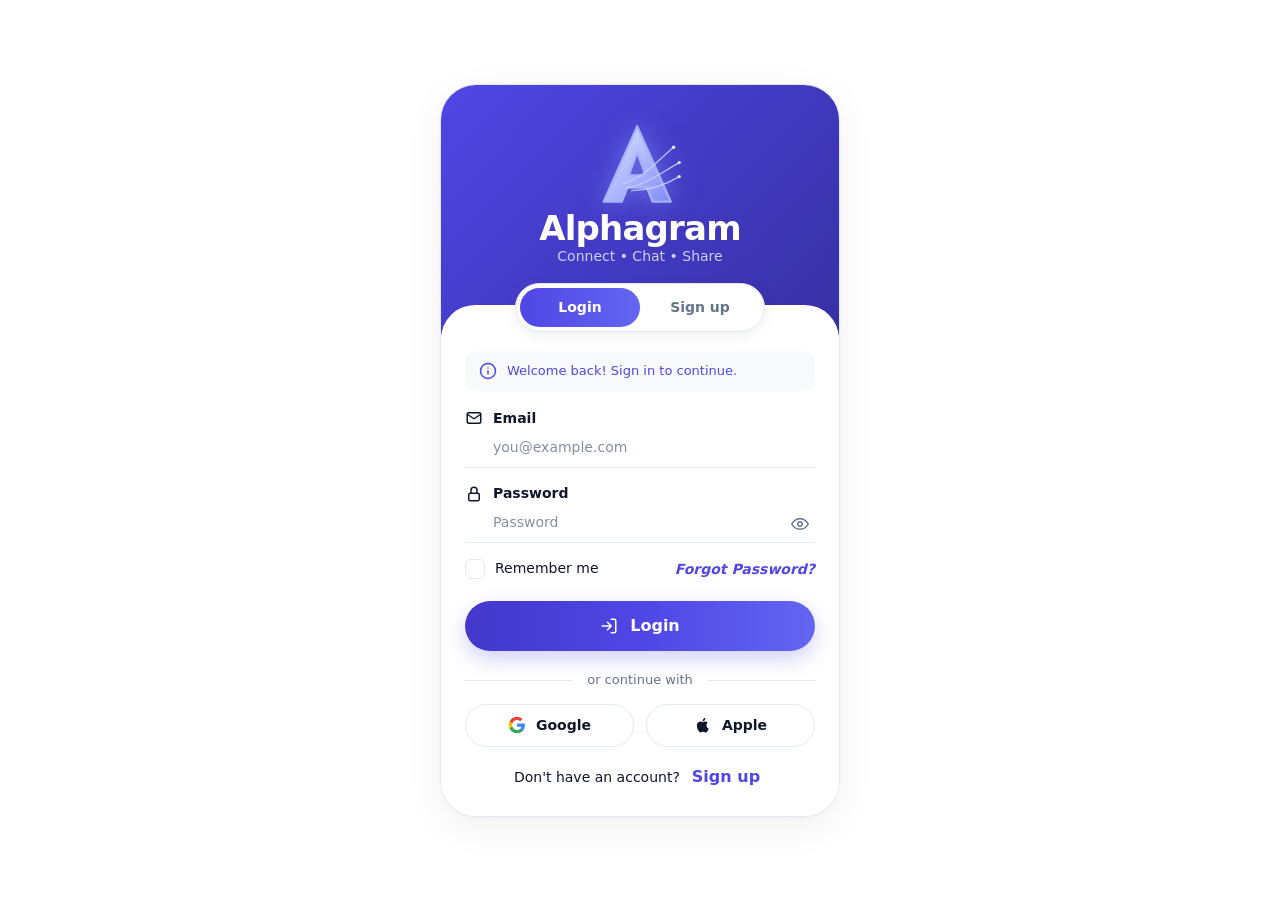
<file: settings.html>
<!DOCTYPE html>
<html lang="en" data-theme="light">
<head>
<meta charset="UTF-8">
<meta name="viewport" content="width=device-width, initial-scale=1.0">
<title>Alphagram — Settings</title>
<link rel="stylesheet" href="https://cdnjs.cloudflare.com/ajax/libs/font-awesome/6.5.2/css/all.min.css">
<script>window.ALPHA_NO_APPEARANCE_BUTTON=true;</script>
<script src="alpha-common.js"></script>
<style>
*{margin:0;padding:0;box-sizing:border-box}
html{scroll-behavior:smooth}
body{font-family:-apple-system,BlinkMacSystemFont,"Segoe UI",Roboto,Arial,sans-serif;background:var(--bg);color:var(--text);min-height:100vh;line-height:1.4}
button,input,select{font:inherit;color:inherit}
button{cursor:pointer;border:none;background:none}
:focus-visible{outline:2px solid var(--primary);outline-offset:2px}
.hidden{display:none!important}

/* shell */
.app{display:flex;min-height:100vh}
.sidebar{width:232px;position:fixed;inset:0 auto 0 0;background:var(--card);border-right:1px solid var(--border);display:flex;flex-direction:column;padding:20px 12px;z-index:50}
.wordmark{display:flex;align-items:center;gap:10px;padding:2px 10px 20px;font-weight:800;font-size:1.4rem;letter-spacing:-.5px}
.wordmark i{width:36px;height:36px;border-radius:11px;display:grid;place-items:center;color:var(--on-primary);font-style:normal;font-size:1.1rem;background:var(--primary)}
.nav{display:flex;flex-direction:column;gap:3px;overflow:auto}
.nav button{display:flex;align-items:center;gap:12px;padding:10px 12px;border-radius:12px;color:var(--text-secondary);font-weight:600;font-size:.88rem;text-align:left}
.nav button i{width:18px;text-align:center}
.nav button:hover{background:var(--surface);color:var(--text)}
.nav button.active{background:var(--primary-l);color:var(--primary)}
.nav .sp{margin-top:auto}
.main{margin-left:232px;width:calc(100% - 232px)}
.topbar{height:64px;position:sticky;top:0;z-index:40;display:flex;align-items:center;gap:14px;padding:0 32px;background:var(--bg);border-bottom:1px solid var(--border)}
.topbar h1{font-size:1.35rem;letter-spacing:-.4px}
.search{margin-left:auto;position:relative;width:min(320px,50%)}
.search i{position:absolute;left:14px;top:50%;transform:translateY(-50%);color:var(--muted);font-size:.85rem}
.search input{width:100%;height:40px;border-radius:12px;border:1px solid var(--border);background:var(--card);padding:0 14px 0 38px;outline:none}
.search input:focus{border-color:var(--primary)}
.wrap{max-width:1040px;margin:0 auto;padding:26px 28px 90px}

/* profile */
.me{display:flex;align-items:center;gap:16px;padding:20px;background:var(--card);border:1px solid var(--border);border-radius:20px;box-shadow:var(--shadow);margin-bottom:22px}
.me-av{width:64px;height:64px;border-radius:50%;flex-shrink:0;display:grid;place-items:center;color:#fff;font-weight:800;font-size:1.3rem;background:var(--ag-soft) center/cover;cursor:pointer;position:relative}
.me-av::after{content:"\f030";font-family:"Font Awesome 6 Free";font-weight:900;position:absolute;right:-2px;bottom:-2px;width:22px;height:22px;border-radius:50%;background:var(--card);color:var(--text-secondary);border:1px solid var(--border);display:grid;place-items:center;font-size:.6rem}
.me-info{flex:1;min-width:0}
.me-name{font-weight:800;font-size:1.1rem;white-space:nowrap;overflow:hidden;text-overflow:ellipsis}
.me-user{color:var(--text-secondary);font-size:.85rem}
.me-bio{color:var(--text-secondary);font-size:.82rem;margin-top:4px;white-space:nowrap;overflow:hidden;text-overflow:ellipsis}
.btn{padding:10px 16px;border-radius:11px;font-size:.84rem;font-weight:700;background:var(--surface)}
.btn:hover{filter:brightness(.97)}
.btn.primary{background:var(--primary);color:#fff}
.btn.danger{background:rgba(229,72,77,.12);color:var(--danger)}

/* layout */
.cols{display:grid;grid-template-columns:210px minmax(0,1fr);gap:24px;align-items:start}
.rail{position:sticky;top:84px;display:flex;flex-direction:column;gap:2px}
.rail button{display:flex;align-items:center;gap:12px;padding:10px 12px;border-radius:12px;color:var(--text-secondary);font-weight:600;font-size:.88rem;text-align:left}
.rail button i{width:18px;text-align:center}
.rail button:hover{background:var(--card);color:var(--text)}
.rail button.active{background:var(--card);color:var(--primary);box-shadow:var(--shadow);border:1px solid var(--border)}
.pane{display:none}
.pane.show{display:block}
.pane-head{margin:2px 4px 14px}
.pane-head h2{font-size:1.3rem;letter-spacing:-.3px}
.pane-head p{color:var(--text-secondary);font-size:.88rem;margin-top:2px}
.group{background:var(--card);border:1px solid var(--border);border-radius:18px;box-shadow:var(--shadow);overflow:hidden;margin-bottom:16px}
.row{display:flex;align-items:center;gap:14px;padding:14px 18px;min-height:64px}
.row+.row{border-top:1px solid var(--border)}
.row.link{cursor:pointer}
.row.link:hover{background:var(--surface)}
.row .ic{width:36px;height:36px;border-radius:11px;background:var(--surface);display:grid;place-items:center;color:var(--text-secondary);flex-shrink:0}
.row .tx{flex:1;min-width:0}
.row .nm{font-weight:700;font-size:.93rem}
.row .ds{font-size:.8rem;color:var(--text-secondary);margin-top:2px}
.row .chev{color:var(--muted);font-size:.8rem}
.row.stack{flex-wrap:wrap}
.row.stack .ctl-block{flex-basis:100%;padding-left:50px}
.row.danger .nm,.row.danger .ic{color:var(--danger)}
.row.danger .ic{background:rgba(229,72,77,.1)}
.row.hit{background:var(--primary-l)}

/* controls */
.tg{width:46px;height:27px;border-radius:99px;background:#c3c8d2;padding:3px;transition:.2s;flex-shrink:0}
.tg::after{content:"";display:block;width:21px;height:21px;border-radius:50%;background:#fff;box-shadow:0 2px 4px rgba(0,0,0,.25);transition:.2s}
.tg.on{background:var(--primary)}
.tg.on::after{transform:translateX(19px)}
.tg.saving{opacity:.6}
select{background:var(--surface);border:1px solid var(--border);border-radius:10px;padding:8px 10px;outline:none;font-size:.82rem;color:var(--text)}
.seg{display:inline-flex;background:var(--surface);border-radius:11px;padding:3px;gap:2px}
.seg button{padding:7px 14px;border-radius:9px;font-size:.82rem;font-weight:700;color:var(--text-secondary)}
.seg button.on{background:var(--card);color:var(--text);box-shadow:0 1px 3px rgba(0,0,0,.12)}
.swatches{display:flex;gap:10px;flex-wrap:wrap}
.sw{width:30px;height:30px;border-radius:50%;border:3px solid var(--card);box-shadow:0 0 0 2px transparent,0 1px 3px rgba(0,0,0,.2);position:relative;transition:transform .12s}
.sw:hover{transform:scale(1.1)}
.sw.sel{box-shadow:0 0 0 2px var(--text)}
.sw.custom{background:conic-gradient(from 180deg,#e5484d,#f59e0b,#20b958,#0071e3,#7c5cff,#e5484d);overflow:hidden}
.sw input{position:absolute;inset:0;opacity:0;width:100%;height:100%;cursor:pointer}
.walls{display:grid;grid-template-columns:repeat(auto-fill,minmax(84px,1fr));gap:10px}
.wall{border-radius:12px;border:2px solid var(--border);height:62px;background-color:var(--surface);position:relative;display:grid;place-items:end start;padding:5px 8px;font-size:.72rem;font-weight:700;color:var(--text-secondary);overflow:hidden}
.wall.sel{border-color:var(--primary);color:var(--primary)}
.wall.up{place-items:center;gap:0;font-size:.78rem}

/* live preview */
.preview{border-radius:16px;border:1px solid var(--border);background-color:var(--surface);padding:16px;display:flex;flex-direction:column;gap:8px;margin:0 0 16px;min-height:150px}
.preview .b{max-width:72%;padding:9px 13px;border-radius:16px;font-size:.88rem}
.preview .in{background:var(--card);border:1px solid var(--border);border-bottom-left-radius:5px;align-self:flex-start}
.preview .out{background:var(--primary);color:var(--on-primary);border-bottom-right-radius:5px;align-self:flex-end}
.preview small{opacity:.7;font-size:.68rem;display:block;margin-top:2px}
.pv-label{font-size:.78rem;color:var(--text-secondary);margin:0 4px 6px}

/* storage */
.bar{height:9px;border-radius:99px;background:var(--surface);overflow:hidden;margin:12px 0}
.bar div{height:100%;width:42%;background:var(--primary);border-radius:99px}
.sgrid{display:grid;grid-template-columns:repeat(4,1fr);gap:10px;font-size:.78rem;color:var(--text-secondary)}
.sgrid b{display:block;color:var(--text);font-size:.92rem}

/* modal + toast */
.ov{position:fixed;inset:0;display:none;align-items:center;justify-content:center;padding:18px;z-index:500}
.ov.show{display:flex}
.modal{width:100%;max-width:440px;background:var(--card);border:1px solid var(--border);border-radius:20px;overflow:hidden;max-height:90vh;display:flex;flex-direction:column}
.ov .modal{padding:0}
.mh{display:flex;align-items:center;justify-content:space-between;padding:16px 20px;border-bottom:1px solid var(--border);font-weight:800}
.mh button{width:32px;height:32px;border-radius:50%;background:var(--surface)}
.mb{padding:20px;overflow:auto}
.mf{padding:14px 20px;border-top:1px solid var(--border);display:flex;justify-content:flex-end;gap:10px}
.fg{margin-bottom:14px}
.fg label{display:block;font-size:.78rem;font-weight:700;margin-bottom:6px}
.fg input{width:100%;height:44px;padding:0 12px;border-radius:10px;border:1px solid var(--border);background:var(--surface);outline:none}
.fg input:focus{border-color:var(--primary)}
.fg input[readonly]{color:var(--text-secondary)}
.empty{text-align:center;padding:22px 8px;color:var(--text-secondary)}
.empty i{font-size:1.8rem;margin-bottom:8px;display:block}
.none{display:none;text-align:center;color:var(--text-secondary);padding:40px 0}

/* search mode */
body.searching .rail{visibility:hidden}
body.searching .pane{display:block}
body.searching .pane-head p{display:none}
.mnav{display:none}

@media(max-width:900px){
  .sidebar{display:none}.main{margin-left:0;width:100%}
  .topbar{padding:0 16px}.wrap{padding:18px 14px 100px}
  .cols{grid-template-columns:1fr;gap:14px}
  .rail{position:sticky;top:64px;z-index:30;flex-direction:row;overflow-x:auto;gap:6px;padding:8px 0;background:var(--bg);scrollbar-width:none}
  .rail::-webkit-scrollbar{display:none}
  .rail button{white-space:nowrap;background:var(--card);border:1px solid var(--border);padding:8px 13px;border-radius:99px}
  .rail button i{display:none}
  .mnav{display:grid;grid-template-columns:repeat(5,1fr);position:fixed;inset:auto 0 0 0;height:62px;background:var(--card);border-top:1px solid var(--border);z-index:200}
  .mnav button{display:flex;flex-direction:column;align-items:center;justify-content:center;gap:3px;font-size:.66rem;font-weight:600;color:var(--text-secondary)}
  .mnav button.active{color:var(--primary)}
  .mnav i{font-size:1.1rem}
  .row{padding:12px 14px}.row.stack .ctl-block{padding-left:0}
  .me-bio{display:none}
  .sgrid{grid-template-columns:1fr 1fr}
}
@media(prefers-reduced-motion:reduce){*{transition:none!important;animation:none!important}}
</style>
<link rel="stylesheet" href="alphagram.css">
</head>
<body>
<div class="app">
  <aside class="sidebar">
    <div class="wordmark"><i>A</i>Alphagram</div>
    <nav class="nav" id="sideNav"></nav>
  </aside>

  <main class="main">
    <header class="topbar">
      <h1>Settings</h1>
      <label class="search"><i class="fa-solid fa-magnifying-glass"></i>
        <input id="q" type="search" placeholder="Search settings" autocomplete="off"></label>
    </header>

    <section class="wrap">
      <div class="me">
        <div class="me-av" id="avatar" title="Change photo" role="button" tabindex="0">··</div>
        <input type="file" id="avatarInput" accept="image/*" hidden>
        <div class="me-info">
          <div class="me-name" id="meName">Loading…</div>
          <div class="me-user" id="meUser">@…</div>
          <div class="me-bio" id="meBio"></div>
        </div>
        <button class="btn primary" data-m="profile">Edit profile</button>
      </div>

      <div class="cols">
        <nav class="rail" id="rail" aria-label="Settings categories"></nav>
        <div id="panels"></div>
      </div>
      <div class="none" id="none">No matches.</div>
    </section>
  </main>
</div>

<nav class="mnav" id="mNav"></nav>

<div class="ov modal-overlay" id="ov">
  <div class="modal" role="dialog" aria-modal="true" aria-labelledby="mTitle">
    <div class="mh"><span id="mTitle"></span><button id="mClose" aria-label="Close"><i class="fa-solid fa-xmark"></i></button></div>
    <div class="mb" id="mBody"></div>
    <div class="mf"><button class="btn" id="mCancel">Cancel</button><button class="btn primary" id="mSave">Save changes</button></div>
  </div>
</div>

<script>
/* ---------- helpers ---------- */
const $ = s => document.querySelector(s);
const esc = s => String(s == null ? "" : s).replace(/[&<>"']/g, c => ({"&":"&amp;","<":"&lt;",">":"&gt;",'"':"&quot;","'":"&#39;"}[c]));
const ls = (k, d) => { try { return localStorage.getItem(k) ?? d; } catch { return d; } };
const lsSet = (k, v) => { try { localStorage.setItem(k, v); } catch {} };
const goTo = u => { window.location.href = u; };

const toast = (m, t) => AlphaCommon.toast(m, t);

/* ---------- api / auth ---------- */
const API = "https://alpha-auth.murwanashyakadieumerci540.workers.dev";
const TOKEN_KEY = "alpha_token";
const token = ls(TOKEN_KEY, null);
if(!token) goTo("login.html");

async function api(path, opts = {}){
  const res = await fetch(API + path, { ...opts, headers: { "Content-Type": "application/json", Authorization: "Bearer " + token, ...(opts.headers || {}) } });
  let data = null; try { data = await res.json(); } catch {}
  if(res.status === 401){ localStorage.removeItem(TOKEN_KEY); goTo("login.html"); throw new Error("Session expired"); }
  if(!res.ok) throw new Error((data && data.error) || "Request failed");
  return data;
}

/* ---------- schema: one source of truth for every setting ---------- */
const CATS = [
  ["account","Account","fa-user","Your profile and sign-in."],
  ["appearance","Appearance","fa-palette","Applies across the app."],
  ["chat","Chat","fa-comment-dots","Message behavior."],
  ["privacy","Privacy","fa-lock","Who can see and reach you."],
  ["security","Security","fa-shield-halved","Protect your account."],
  ["notifications","Notifications","fa-bell","Choose your alerts."],
  ["calls","Calls","fa-phone","Voice and video."],
  ["reels","Reels","fa-film","Video playback."],
  ["vault","Vault","fa-vault","Private files."],
  ["data","Data & storage","fa-hard-drive","Files on this device and in the cloud."],
  ["support","Support","fa-circle-question","Help and feedback."]
];
const T = (c,k,i,n,d,v) => ({c,t:"toggle",k,i,n,d,v});
const S = (c,k,i,n,d,o,v,local) => ({c,t:"select",k,i,n,d,o,v,local});
const L = (c,m,i,n,d) => ({c,t:"link",m,i,n,d});
const ROWS = [
  L("account","profile","fa-pen","Profile","Photo, name and bio"),
  L("account","account","fa-id-card","Account information","Username and email"),
  S("account","language","fa-globe","Language","App language",["English","Kinyarwanda","French","Swahili"],"English"),
  {c:"account",t:"act",id:"logout",i:"fa-arrow-right-from-bracket",n:"Log out",d:"Sign out from this device",danger:1},
  {c:"account",t:"act",id:"deactivate",i:"fa-triangle-exclamation",n:"Deactivate account",d:"Disable your account. Log in again to reactivate.",danger:1},

  {c:"appearance",t:"preview"},
  {c:"appearance",t:"theme",i:"fa-circle-half-stroke",n:"Theme",d:"Light or dark interface"},
  {c:"appearance",t:"accent",i:"fa-palette",n:"Accent color",d:"Buttons, highlights and active items"},
  {c:"appearance",t:"wallpaper",i:"fa-image",n:"Wallpaper",d:"Background behind the whole app"},
  S("appearance","font","fa-font","Font","App typeface",[["default","Default"],["inter","Inter"],["poppins","Poppins"],["system","System"]],"default",1),
  S("appearance","density","fa-table-cells-large","Density","Spacing between items",[["comfortable","Comfortable"],["compact","Compact"]],"comfortable",1),
  S("appearance","textsize","fa-text-height","Text size","Size of interface text",[["14","Small"],["16","Default"],["18","Large"]],"16",1),
  {c:"appearance",t:"reset",i:"fa-rotate-left",n:"Reset appearance",d:"Back to default"},

  T("chat","autoDownload","fa-image","Auto-download media","Save received media",true),
  S("chat","disappearingMessages","fa-stopwatch","Disappearing messages","Auto-delete new messages",["Off","24 hours","7 days","90 days"],"Off"),
  T("chat","readReceipts","fa-check-double","Read receipts","Show when you read messages",true),

  T("privacy","privateAccount","fa-lock","Private account","Approve followers",false),
  T("privacy","activityStatus","fa-eye","Activity status","Show when you are active",true),
  T("privacy","readReceipts","fa-check-double","Read receipts","Show when you read messages",true),
  L("privacy","blocked","fa-user-slash","Blocked accounts","People you have blocked"),

  L("security","password","fa-key","Password","Change your account password"),
  T("security","twoFactor","fa-shield-halved","Two-factor authentication","Require a code at login",false),
  L("security","devices","fa-laptop","Connected devices","Where your account is logged in"),

  T("notifications","pushNotifications","fa-bell","Push notifications","Alerts on this device",true),
  T("notifications","messageNotifications","fa-comment-dots","Messages","New message alerts",true),
  T("notifications","socialNotifications","fa-heart","Likes and comments","Activity on your posts",true),
  T("notifications","callNotifications","fa-phone","Incoming calls","Ring when someone calls you",true),

  T("calls","callNotifications","fa-phone","Call notifications","Ring when someone calls you",true),
  S("calls","videoQuality","fa-video","Video quality","Default for video calls",["Auto","720p","1080p"],"Auto"),

  T("reels","autoplay","fa-film","Autoplay videos","Play videos as you scroll",true),
  T("reels","dataSaver","fa-wifi","Data saver","Use less data for video",false),

  T("vault","vaultLock","fa-lock","Vault lock","Ask to unlock Vault",true),
  T("vault","vaultBackup","fa-cloud-arrow-up","Automatic backup","Back up Vault files",true),

  L("data","storage","fa-hard-drive","Manage storage","Clear cached files and media"),
  {c:"data",t:"storage"},

  L("support","help","fa-circle-question","Help center","Common answers"),
  {c:"support",t:"act",id:"report",i:"fa-flag",n:"Report a problem",d:"Tell us about an issue"},
  {c:"support",t:"about",i:"fa-circle-info",n:"About Alphagram",d:"Version 1.0.0"}
];
const NAV = [["index.html","fa-house","Home"],["reels.html","fa-film","Reels"],["chat.html","fa-comment-dots","Messages"],["calls.html","fa-phone","Calls"],["events.html","fa-calendar-days","Events"],["vaults.html","fa-shield-halved","Vaults"],["ai.html","fa-wand-magic-sparkles","Alphagram AI"],["status.html","fa-circle-dot","Status"],["saved.html","fa-bookmark","Saved"],["settings.html","fa-gear","Settings"]];

/* ---------- state ---------- */
const server = {};            // values loaded from /settings
let me = { email:null, display_name:"", bio:"", avatar_url:null };
let activeCat = (location.hash || "#account").slice(1);
if(!CATS.some(c => c[0] === activeCat)) activeCat = "account";

const getVal = r => r.local
  ? ls("alpha_" + r.k, r.v)
  : (server[r.k] !== undefined ? server[r.k] : r.v);
const isOn = r => { const v = getVal(r); return v === true || v === 1 || v === "1"; };

/* ---------- render ---------- */
const sel = (o, cur, k) => `<select data-sel="${k}" aria-label="${k}">` + o.map(x => {
  const [v, l] = Array.isArray(x) ? x : [x, x];
  return `<option value="${esc(v)}"${String(cur) === String(v) ? " selected" : ""}>${esc(l)}</option>`;
}).join("") + "</select>";

function rowHtml(r){
  const head = (ctl, cls = "") => `<div class="row ${cls}" data-cat="${r.c}" data-text="${esc((r.n + " " + (r.d || "")).toLowerCase())}">
    <div class="ic"><i class="fa-solid ${r.i}"></i></div><div class="tx"><div class="nm">${esc(r.n)}</div><div class="ds">${esc(r.d || "")}</div></div>${ctl}`;
  switch(r.t){
    case "toggle": return head(`<button class="tg${isOn(r) ? " on" : ""}" role="switch" aria-checked="${isOn(r)}" aria-label="${esc(r.n)}" data-tg="${r.k}"></button>`) + "</div>";
    case "select": return head(sel(r.o, getVal(r), r.k)) + "</div>";
    case "link":   return head(`<i class="fa-solid fa-chevron-right chev"></i>`, "link").replace('class="row link"', `class="row link" data-m="${r.m}" tabindex="0" role="button"`) + "</div>";
    case "act":    return head(`<i class="fa-solid fa-chevron-right chev"></i>`, "link" + (r.danger ? " danger" : "")).replace('class="row link', `data-act="${r.id}" tabindex="0" role="button" class="row link`) + "</div>";
    case "about":  return head("") + "</div>";
    case "reset":  return head(`<button class="btn" data-act="reset">Reset</button>`) + "</div>";
    case "theme": {
      const cur = document.documentElement.getAttribute("data-theme");
      return head("", "stack") + `<div class="ctl-block"><div class="seg">${["light","dark"].map(t => `<button data-theme-set="${t}" class="${cur === t ? "on" : ""}"><i class="fa-solid ${t === "dark" ? "fa-moon" : "fa-sun"}"></i> ${t[0].toUpperCase() + t.slice(1)}</button>`).join("")}</div></div></div>`;
    }
    case "accent": {
      const cur = String(ls("alpha_settings_accent", AlphaCommon.DEFAULT_ACCENT)).toLowerCase();
      return head("", "stack") + `<div class="ctl-block"><div class="swatches">${AlphaCommon.ACCENTS.map(a => `<button class="sw${cur === a.color ? " sel" : ""}" data-accent="${a.color}" style="background:${a.color}" title="${a.label}" aria-label="${a.label}"></button>`).join("")}</div></div></div>`;
    }
    case "wallpaper": {
      const cur = ls("alpha_wallpaper", "none");
      const custom = ls("alpha_wallpaper_custom", "");
      return head("", "stack") + `<div class="ctl-block"><div class="walls">${AlphaCommon.WALLPAPERS.map(w => `<button class="wall${cur === w.id ? " sel" : ""}" data-wall="${w.id}" style="background-image:${w.css}">${esc(w.label)}</button>`).join("")}
        <button class="wall up${cur === "custom" ? " sel" : ""}" data-wall="upload" style="${custom ? `background-image:url(${custom});background-size:cover` : ""}"><span><i class="fa-solid fa-upload"></i> Your photo</span></button></div>
        <input type="file" id="wallInput" accept="image/*" hidden></div></div>`;
    }
    case "preview": return `<div class="pv-label">Preview</div>
      <div class="preview" id="messages"><div class="b in">Are we still on for the call at 5?</div><div class="b out">Yes! Sending the link now<small>10:42 ✓✓</small></div><div class="b in">Perfect, thank you.</div></div>`;
    case "storage": return `<div class="row stack" data-cat="data" data-text="alpha storage photos videos vault messages"><div class="tx"><div class="nm">Storage <span class="ds" style="float:right">4.2 GB of 10 GB</span></div>
      <div class="bar"><div></div></div><div class="sgrid"><span><b>1.8 GB</b>Photos</span><span><b>1.4 GB</b>Videos</span><span><b>650 MB</b>Vault</span><span><b>350 MB</b>Messages</span></div></div></div>`;
  }
  return "";
}

function renderPanels(){
  $("#panels").innerHTML = CATS.map(([id, label,, desc]) => {
    const rows = ROWS.filter(r => r.c === id);
    // keep previews / storage outside the card group so they read as their own blocks
    const loose = rows.filter(r => r.t === "preview");
    const grouped = rows.filter(r => r.t !== "preview");
    return `<div class="pane${id === activeCat ? " show" : ""}" id="p-${id}" data-cat="${id}">
      <div class="pane-head"><h2>${label}</h2><p>${desc}</p></div>
      ${loose.map(rowHtml).join("")}<div class="group">${grouped.map(rowHtml).join("")}</div></div>`;
  }).join("");
  AlphaCommon.applyWallpaper();
}

function renderRail(){
  $("#rail").innerHTML = CATS.map(([id, label, icon]) => `<button data-cat-go="${id}" class="${id === activeCat ? "active" : ""}"><i class="fa-solid ${icon}"></i>${label}</button>`).join("");
}
function renderNav(){
  $("#sideNav").innerHTML = NAV.map(([u, i, l]) => `<button class="${u === "settings.html" ? "active" : ""}" onclick="goTo('${u}')"><i class="fa-solid ${i}"></i>${l}</button>`).join("");
  $("#mNav").innerHTML = [["index.html","fa-house","Home"],["reels.html","fa-film","Reels"],["chat.html","fa-comment-dots","Messages"],["vaults.html","fa-shield-halved","Vault"],["settings.html","fa-gear","Settings"]]
    .map(([u, i, l]) => `<button class="${u === "settings.html" ? "active" : ""}" onclick="goTo('${u}')"><i class="fa-solid ${i}"></i>${l}</button>`).join("");
}
function renderAll(){ renderRail(); renderPanels(); }

function goCat(id){
  activeCat = id; history.replaceState(null, "", "#" + id);
  $("#q").value = ""; document.body.classList.remove("searching");
  renderRail();
  document.querySelectorAll(".pane").forEach(p => p.classList.toggle("show", p.dataset.cat === id));
  $("#none").style.display = "none";
}

/* ---------- saving ---------- */
async function saveServer(key, value, msg){
  try { await api("/settings", { method: "PUT", body: JSON.stringify({ [key]: value }) }); server[key] = value; toast(msg); return true; }
  catch(e){ toast("Couldn't save: " + e.message); return false; }
}
async function loadSettings(){
  try { Object.assign(server, await api("/settings") || {}); renderPanels(); }
  catch(e){ toast("Couldn't load settings: " + e.message); }
}

/* ---------- appearance helpers ---------- */
function setTheme(t){ AlphaCommon.applyTheme(t); lsSet("alpha_theme", t); renderPanels(); toast(t === "dark" ? "Dark mode on" : "Light mode on"); }
function applyTextSize(px){ document.documentElement.style.fontSize = px + "px"; }
function resetAppearance(){
  AlphaCommon.applyTheme("light"); lsSet("alpha_theme", "light");
  AlphaCommon.setFont("default"); AlphaCommon.setDensity("comfortable");
  AlphaCommon.setAccent(AlphaCommon.DEFAULT_ACCENT); lsSet("alpha_wallpaper", "none"); lsSet("alpha_textsize", "16"); applyTextSize(16);
  renderPanels(); toast("Appearance reset");
}
function shrinkImage(file, max = 1200){
  return new Promise((ok, no) => {
    const img = new Image(), url = URL.createObjectURL(file);
    img.onload = () => {
      const k = Math.min(1, max / Math.max(img.width, img.height));
      const c = document.createElement("canvas"); c.width = img.width * k; c.height = img.height * k;
      c.getContext("2d").drawImage(img, 0, 0, c.width, c.height);
      URL.revokeObjectURL(url); ok(c.toDataURL("image/jpeg", .7));
    };
    img.onerror = () => no(new Error("Not a valid image"));
    img.src = url;
  });
}

/* ---------- events (delegated) ---------- */
document.addEventListener("click", async e => {
  const t = e.target.closest("[data-tg],[data-cat-go],[data-m],[data-act],[data-theme-set],[data-wall],[data-accent]");
  if(!t) return;
  if(t.dataset.catGo) return goCat(t.dataset.catGo);
  if(t.dataset.m) return openModal(t.dataset.m);
  if(t.dataset.themeSet) return setTheme(t.dataset.themeSet);
  if(t.dataset.accent){ AlphaCommon.setAccent(t.dataset.accent); renderPanels(); return toast("Color updated"); }
  if(t.dataset.wall){
    if(t.dataset.wall === "upload") return $("#wallInput").click();
    lsSet("alpha_wallpaper", t.dataset.wall); renderPanels(); return toast("Wallpaper updated");
  }
  if(t.dataset.act) return runAction(t.dataset.act);
  if(t.dataset.tg){
    const on = !t.classList.contains("on");
    document.querySelectorAll(`[data-tg="${t.dataset.tg}"]`).forEach(b => { b.classList.toggle("on", on); b.setAttribute("aria-checked", on); b.classList.add("saving"); });
    const ok = await saveServer(t.dataset.tg, on, on ? "Turned on" : "Turned off");
    document.querySelectorAll(`[data-tg="${t.dataset.tg}"]`).forEach(b => { b.classList.remove("saving"); if(!ok){ b.classList.toggle("on", !on); b.setAttribute("aria-checked", !on); } });
  }
});
document.addEventListener("keydown", e => {
  if(e.key === "Escape") closeModal();
  if((e.key === "Enter" || e.key === " ") && e.target.matches(".row.link,.me-av")){ e.preventDefault(); e.target.click(); }
});
document.addEventListener("change", async e => {
  const el = e.target;
  if(el.id === "wallInput" && el.files[0]){
    try { lsSet("alpha_wallpaper_custom", await shrinkImage(el.files[0])); lsSet("alpha_wallpaper", "custom"); renderPanels(); toast("Wallpaper updated"); }
    catch(err){ toast(err.message); }
    return;
  }
  const k = el.dataset.sel; if(!k) return;
  const r = ROWS.find(x => x.t === "select" && x.k === k);
  if(r && r.local){
    lsSet("alpha_" + k, el.value);
    if(k === "font") AlphaCommon.setFont(el.value);
    if(k === "density") AlphaCommon.setDensity(el.value);
    if(k === "textsize") applyTextSize(el.value);
    toast(r.n + " updated");
  } else saveServer(k, el.value, r.n + ": " + el.value);
});

function runAction(id){
  if(id === "logout") return AlphaCommon.confirm({title:"Log out?",ok:"Log out"}).then(y => y && AlphaCommon.logout("login.html"));
  if(id === "reset") return resetAppearance();
  if(id === "report") return toast("Coming soon");
  if(id === "deactivate"){
    return AlphaCommon.confirm({title:"Deactivate account?",text:"Log in again to reactivate.",ok:"Deactivate",danger:true}).then(y => y && api("/account/deactivate", { method: "POST" }).then(() => { localStorage.removeItem(TOKEN_KEY); toast("Account deactivated"); setTimeout(() => goTo("login.html"), 800); })
      .catch(e => toast("Couldn't deactivate: " + e.message)));
  }
}

/* ---------- search ---------- */
$("#q").addEventListener("input", e => {
  const q = e.target.value.toLowerCase().trim();
  document.body.classList.toggle("searching", !!q);
  let total = 0;
  document.querySelectorAll(".pane").forEach(p => {
    let n = 0;
    p.querySelectorAll(".row[data-text]").forEach(r => { const hit = !q || r.dataset.text.includes(q); r.classList.toggle("hidden", !hit); r.classList.toggle("hit", !!q && hit); if(hit) n++; });
    // hide the preview block and the panel when nothing matched
    p.querySelectorAll(".preview,.pv-label").forEach(x => x.classList.toggle("hidden", !!q));
    p.classList.toggle("hidden", !!q && !n); total += n;
  });
  if(!q){ document.querySelectorAll(".pane").forEach(p => p.classList.remove("hidden")); goCat(activeCat); }
  $("#none").style.display = q && !total ? "block" : "none";
});

/* ---------- profile ---------- */
function renderMe(){
  $("#meName").textContent = me.display_name || me.email || "Unknown";
  $("#meUser").textContent = "@" + (me.email ? me.email.split("@")[0] : "user");
  $("#meBio").textContent = me.bio || "";
  const a = $("#avatar");
  if(me.avatar_url){ a.style.backgroundImage = `url("${me.avatar_url}")`; a.firstChild && (a.firstChild.textContent = ""); a.textContent = ""; }
  else { a.style.backgroundImage = ""; a.textContent = (me.display_name || me.email || "??").slice(0, 2).toUpperCase(); }
}
async function loadMe(){
  try {
    const v = await api("/verify"); me.email = v.email; me.display_name = v.display_name;
    try { const m = (await api("/users")).find(u => u.email === v.email); if(m){ me.bio = m.bio || ""; me.avatar_url = m.avatar_url || null; } } catch {}
    renderMe();
  } catch(e){ toast("Couldn't load profile: " + e.message); }
}
$("#avatar").addEventListener("click", () => $("#avatarInput").click());
$("#avatarInput").addEventListener("change", async e => {
  const f = e.target.files[0]; if(!f) return;
  try {
    const fd = new FormData(); fd.append("file", f);
    const r = await fetch(API + "/upload", { method: "POST", body: fd }); const d = await r.json();
    if(!r.ok) throw new Error(d.error || "Upload failed");
    await api("/profile", { method: "PUT", body: JSON.stringify({ avatar_url: d.url }) });
    me.avatar_url = d.url; renderMe(); toast("Profile photo updated");
  } catch(err){ toast("Couldn't update photo: " + err.message); }
  finally { e.target.value = ""; }
});

/* ---------- modals ---------- */
let modal = null;
const field = (id, label, val, extra = "") => `<div class="fg"><label for="${id}">${label}</label><input id="${id}" value="${esc(val)}" ${extra}></div>`;
const rowInfo = (i, n, d) => `<div class="row"><div class="ic"><i class="fa-solid ${i}"></i></div><div class="tx"><div class="nm">${n}</div><div class="ds">${d}</div></div></div>`;
const MODALS = {
  profile: () => ["Edit profile", field("mName", "Name", me.display_name) + field("mBio", "Bio", me.bio)],
  account: () => ["Account information", field("mName", "Full name", me.display_name) + field("mUser", "Username", "@" + (me.email || "").split("@")[0], "readonly") + field("mMail", "Email", me.email || "", "readonly")],
  password: () => ["Change password", field("mCur", "Current password", "", 'type="password" autocomplete="current-password"') + field("mNew", "New password", "", 'type="password" autocomplete="new-password"') + field("mCon", "Confirm new password", "", 'type="password" autocomplete="new-password"')],
  devices: () => ["Connected devices", rowInfo("fa-laptop", "This device", "Active now") + rowInfo("fa-mobile-screen-button", "iPhone", "Kigali · 2 hours ago")],
  blocked: () => ["Blocked accounts", `<div class="empty"><i class="fa-solid fa-ban"></i><strong style="display:block;color:var(--text)">No blocked accounts</strong>When you block someone, they will show up here.</div>`],
  storage: () => ["Manage storage", field("a", "Cached files", "350 MB", "readonly") + field("b", "Downloaded media", "1.2 GB", "readonly") + `<button class="btn primary" style="width:100%" id="clearCache">Clear cache</button>`],
  help: () => ["Help center", rowInfo("fa-circle-question", "Frequently asked questions", "Common answers") + rowInfo("fa-comment-dots", "Contact support", "Talk to the support team")]
};
function openModal(type){
  modal = type; const [title, body] = MODALS[type]();
  $("#mTitle").textContent = title; $("#mBody").innerHTML = body;
  $("#mSave").classList.toggle("hidden", ["devices","blocked","help","storage"].includes(type));
  $("#mCancel").textContent = $("#mSave").classList.contains("hidden") ? "Close" : "Cancel";
  $("#ov").classList.add("show");
  const f = $("#mBody input:not([readonly])"); f && f.focus();
  const cc = $("#clearCache");
  if(cc) cc.onclick = async () => { try { if(window.caches) (await caches.keys()).forEach(k => caches.delete(k)); } catch {} toast("Cache cleared"); closeModal(); };
}
function closeModal(){ $("#ov").classList.remove("show"); modal = null; }
$("#mClose").onclick = $("#mCancel").onclick = closeModal;
$("#ov").addEventListener("click", e => { if(e.target.id === "ov") closeModal(); });

$("#mSave").addEventListener("click", async () => {
  const btn = $("#mSave"); btn.disabled = true;
  try {
    if(modal === "password"){
      const c = $("#mCur").value, n = $("#mNew").value, k = $("#mCon").value;
      if(!c || !n || !k) throw new Error("Fill in all password fields");
      if(n.length < 6) throw new Error("New password must be at least 6 characters");
      if(n !== k) throw new Error("New passwords don't match");
      await api("/account/password", { method: "PUT", body: JSON.stringify({ current_password: c, new_password: n }) });
      toast("Password updated");
    } else if(modal === "profile" || modal === "account"){
      const body = { display_name: $("#mName").value.trim() };
      if(modal === "profile") body.bio = $("#mBio").value.trim();
      await api("/profile", { method: "PUT", body: JSON.stringify(body) });
      Object.assign(me, body); renderMe(); toast(modal === "profile" ? "Profile updated" : "Account updated");
    }
    closeModal();
  } catch(e){ toast(e.message); }
  finally { btn.disabled = false; }
});

/* ---------- init ---------- */
applyTextSize(ls("alpha_textsize", "16"));
renderNav(); renderAll(); loadMe(); loadSettings();
</script>
</body>
</html>
</file>
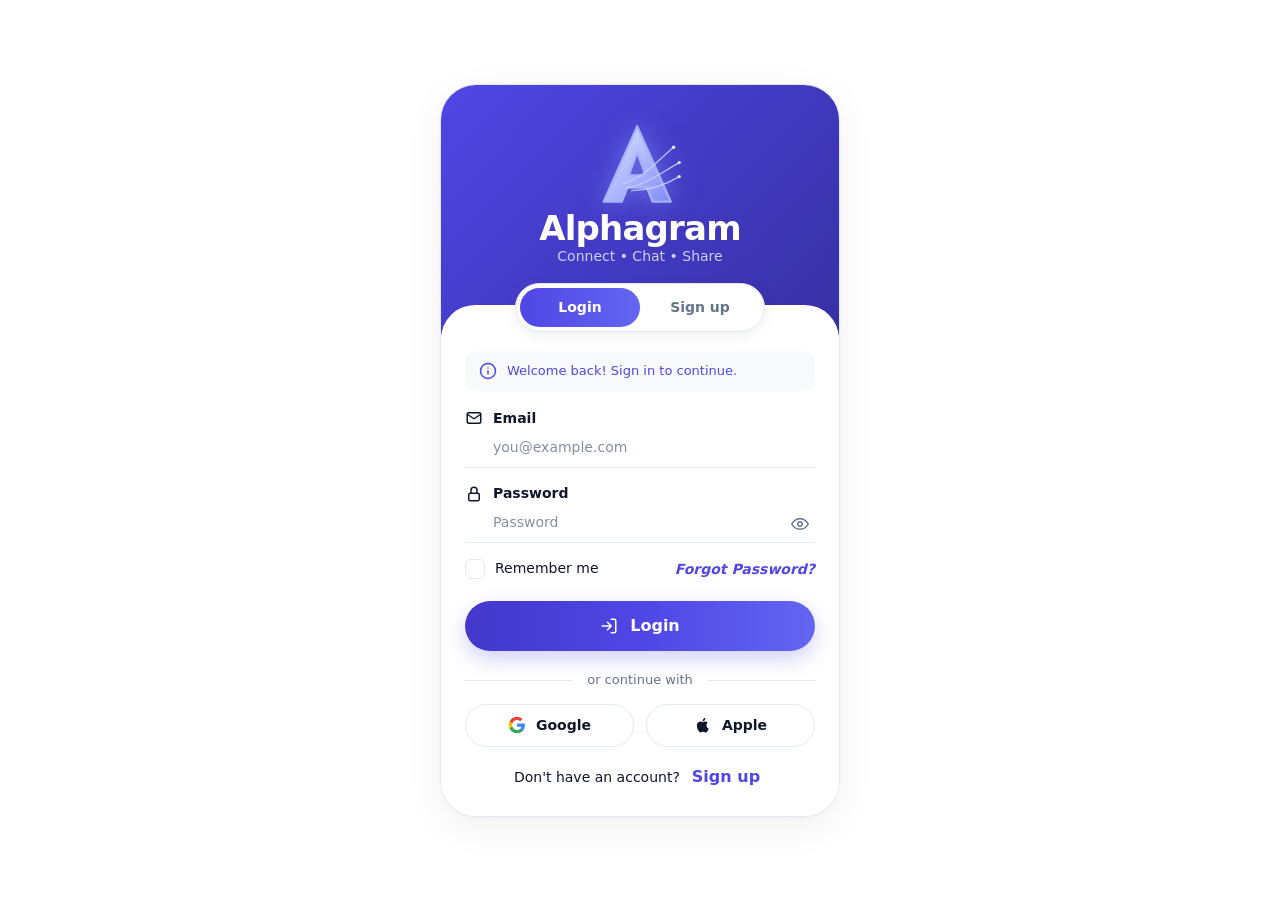
<file: status.html>
<!DOCTYPE html>
<html lang="en" data-theme="light">
<head>
<meta charset="UTF-8">
<meta name="viewport" content="width=device-width, initial-scale=1, viewport-fit=cover">
<title>Alphagram — Status</title>
<script src="alpha-common.js"></script>
<link rel="stylesheet" href="https://cdnjs.cloudflare.com/ajax/libs/font-awesome/6.5.2/css/all.min.css">
<style>
*{margin:0;padding:0;box-sizing:border-box;-webkit-tap-highlight-color:transparent}
body{font-family:-apple-system,BlinkMacSystemFont,"Segoe UI",Roboto,Arial,sans-serif;background:var(--bg);color:var(--text);min-height:100vh;line-height:1.4}
button,input,textarea{font:inherit;color:inherit}button{cursor:pointer;border:0;background:none}
:focus-visible{outline:2px solid var(--primary);outline-offset:2px}
[hidden]{display:none!important}
.app{display:flex;min-height:100vh}
.sidebar{width:232px;position:fixed;inset:0 auto 0 0;background:var(--card);border-right:1px solid var(--border);display:flex;flex-direction:column;padding:20px 12px;z-index:50}
.wordmark{display:flex;align-items:center;gap:10px;padding:2px 10px 20px;font-weight:800;font-size:1.4rem;letter-spacing:-.5px}
.wordmark i{width:36px;height:36px;border-radius:11px;display:grid;place-items:center;color:var(--on-primary);font-style:normal;font-size:1.1rem;background:var(--primary)}
.nav{display:flex;flex-direction:column;gap:3px;overflow:auto}
.nav button{display:flex;align-items:center;gap:12px;padding:10px 12px;border-radius:12px;color:var(--text-secondary);font-weight:600;font-size:.88rem;text-align:left}
.nav button i{width:18px;text-align:center}.nav button:hover{background:var(--surface);color:var(--text)}.nav button.active{background:var(--primary-l);color:var(--primary)}
.main{margin-left:232px;width:calc(100% - 232px)}
.topbar{height:64px;position:sticky;top:0;z-index:40;display:flex;align-items:center;gap:14px;padding:0 32px;background:var(--bg);border-bottom:1px solid var(--border)}
.topbar h1{font-size:1.35rem;letter-spacing:-.4px}.topbar .sp{margin-left:auto;color:var(--text-secondary);font-size:.82rem}
.wrap{max-width:1040px;margin:0 auto;padding:26px 28px 90px}
.av{width:48px;height:48px;border-radius:50%;object-fit:cover;background:var(--surface);flex-shrink:0}
.me-chip{margin-left:auto;display:flex;align-items:center;gap:10px;font-size:.86rem;font-weight:700}.me-chip .av{width:34px;height:34px}
.cols{display:grid;grid-template-columns:minmax(280px,360px) minmax(0,460px);justify-content:center;gap:28px;align-items:start}
.card{background:var(--card);border:1px solid var(--border);border-radius:18px;box-shadow:var(--shadow);padding:16px 18px;margin-bottom:14px}
.card h3{font-size:.9rem;margin-bottom:10px;display:flex;justify-content:space-between;align-items:baseline}.card h3 small{color:var(--muted);font-weight:500;font-size:.75rem}
.stage{position:relative;height:min(600px,66vh);aspect-ratio:9/16;max-width:100%;margin:0 auto;border-radius:22px;overflow:hidden;background-color:var(--card);border:2px dashed var(--border);transition:border-color .2s,box-shadow .2s;display:flex;align-items:center;justify-content:center;background-size:cover;background-position:center}
.stage.has{border-style:solid;box-shadow:var(--shadow)}
.stage.drag{border-style:solid;border-color:var(--primary);box-shadow:0 0 0 4px var(--primary-l)}
.empty{text-align:center;padding:30px;max-width:340px}
.orb{width:68px;height:68px;border-radius:18px;background:var(--primary-l);color:var(--primary);display:grid;place-items:center;font-size:26px;margin:0 auto 14px}
.empty h2{font-size:1.1rem}.empty p{color:var(--text-secondary);font-size:.86rem;margin:4px 0 16px}.empty small{display:block;margin-top:14px;color:var(--muted);font-size:.76rem}
.btn{padding:10px 16px;border-radius:11px;font-size:.84rem;font-weight:700;background:var(--surface)}.btn:hover{filter:brightness(.97)}
.btn.pri{background:var(--primary);color:#fff}.btn.pri:disabled{opacity:.45;cursor:not-allowed}.btn.block{width:100%;padding:13px;font-size:.92rem}
.btn.danger{background:rgba(229,72,77,.12);color:var(--danger)}
.stage img,.stage video{position:absolute;inset:0;width:100%;height:100%;object-fit:contain;background:#000}
.shade{position:absolute;inset:0;pointer-events:none;background:linear-gradient(rgba(0,0,0,.4),transparent 28%,transparent 62%,rgba(0,0,0,.55))}
.ptop{position:absolute;top:14px;left:14px;right:14px;display:flex;justify-content:space-between;align-items:center;z-index:3;pointer-events:none}
.ptop>*{pointer-events:auto}
.who{display:flex;align-items:center;gap:8px;color:#fff;font-size:.82rem;font-weight:700;text-shadow:0 1px 6px rgba(0,0,0,.5)}.who img{width:32px;height:32px;border-radius:50%;border:2px solid rgba(255,255,255,.4);object-fit:cover}
.chip{background:rgba(0,0,0,.45);color:#fff;font-size:.75rem;font-weight:700;padding:5px 10px;border-radius:99px}
.x{width:34px;height:34px;border-radius:50%;background:rgba(0,0,0,.5);color:#fff;display:grid;place-items:center}.x:hover{background:var(--danger)}
.pcap{position:absolute;left:18px;right:18px;bottom:20px;z-index:3;color:#fff;font-size:1rem;text-shadow:0 2px 10px rgba(0,0,0,.7);max-height:90px;overflow:auto;word-break:break-word}
.busy{position:absolute;inset:0;z-index:5;background:rgba(0,0,0,.55);color:#fff;display:flex;align-items:center;justify-content:center;gap:8px;font-weight:600}
.queue{display:flex;gap:8px;overflow-x:auto;padding:10px 2px 2px;scrollbar-width:none}.queue::-webkit-scrollbar{display:none}
.qt{position:relative;flex:0 0 68px;height:68px;border-radius:12px;overflow:hidden;border:2px solid var(--border);background:var(--surface);cursor:pointer}.qt.on{border-color:var(--primary)}
.qt img,.qt video{width:100%;height:100%;object-fit:cover;pointer-events:none}
.qt button{position:absolute;top:2px;right:2px;width:20px;height:20px;border-radius:50%;background:rgba(0,0,0,.65);color:#fff;font-size:.65rem}
.qa{flex:0 0 68px;height:68px;border-radius:12px;border:2px dashed var(--border);color:var(--muted);display:grid;place-items:center}.qa:hover{border-color:var(--primary);color:var(--primary)}
textarea{width:100%;min-height:90px;resize:none;border:1px solid var(--border);background:var(--surface);border-radius:12px;padding:11px 13px;outline:0}textarea:focus{border-color:var(--primary)}
.cnt{text-align:right;color:var(--muted);font-size:.72rem;margin-top:4px}
.opt{display:flex;align-items:center;gap:12px;padding:10px 6px;border-radius:12px;cursor:pointer;width:100%;text-align:left}.opt:hover{background:var(--surface)}
.opt .ic{width:36px;height:36px;border-radius:11px;background:var(--surface);display:grid;place-items:center;color:var(--text-secondary);flex-shrink:0}
.opt b{display:block;font-size:.9rem}.opt span{display:block;color:var(--text-secondary);font-size:.78rem}.opt div{flex:1}
.opt .r{width:20px;height:20px;border-radius:50%;border:2px solid var(--border);position:relative;flex-shrink:0}
.opt.on .r{border-color:var(--primary)}.opt.on .r::after{content:"";position:absolute;inset:3px;border-radius:50%;background:var(--primary)}
.note{text-align:center;color:var(--muted);font-size:.76rem;margin-top:8px}
.mine{margin-top:26px}.mine h2{font-size:1.05rem;display:flex;justify-content:space-between;margin:0 4px 12px}.mine h2 span{color:var(--muted);font-size:.85rem;font-weight:500}
.sc{display:flex;align-items:center;gap:14px;padding:12px 14px;background:var(--card);border:1px solid var(--border);border-radius:16px;margin-bottom:10px}
.th{position:relative;width:58px;height:58px;border-radius:12px;background:var(--surface);overflow:hidden;display:grid;place-items:center;color:var(--muted);flex-shrink:0}.th img,.th video{width:100%;height:100%;object-fit:cover}
.th i.pl{position:absolute;color:#fff;text-shadow:0 1px 4px rgba(0,0,0,.6)}
.si{flex:1;min-width:0}.si b{display:block;font-size:.9rem;white-space:nowrap;overflow:hidden;text-overflow:ellipsis}.si span{display:flex;flex-wrap:wrap;gap:4px 12px;color:var(--text-secondary);font-size:.78rem;margin-top:3px}
.sa{display:flex;gap:6px}.sa button{width:36px;height:36px;border-radius:11px;background:var(--surface);color:var(--text-secondary)}.sa button:hover{background:var(--primary-l);color:var(--primary)}.sa .del:hover{background:var(--danger);color:#fff}
.none{text-align:center;color:var(--text-secondary);padding:26px 10px;background:var(--card);border:1px dashed var(--border);border-radius:16px}
.ov{position:fixed;inset:0;display:none;align-items:center;justify-content:center;padding:18px;z-index:500}.ov.show{display:flex}
.modal{width:100%;max-width:400px;max-height:80vh;background:var(--card);border:1px solid var(--border);border-radius:20px;overflow:hidden;display:flex;flex-direction:column}
.mh{display:flex;align-items:center;justify-content:space-between;padding:14px 18px;border-bottom:1px solid var(--border);font-weight:800}.mh button{width:32px;height:32px;border-radius:50%;background:var(--surface)}
.tabs{display:flex;gap:6px;padding:10px 14px}.tabs button{flex:1;padding:8px;border-radius:10px;background:var(--surface);color:var(--text-secondary);font-weight:700;font-size:.82rem}.tabs button.on{background:var(--primary-l);color:var(--primary)}
.ml{overflow-y:auto;padding:4px 12px 14px}.ir{display:flex;align-items:center;gap:10px;padding:8px 4px}.ir img{width:36px;height:36px;border-radius:50%;object-fit:cover}.ir b{flex:1;font-size:.88rem}.ir small{color:var(--muted)}
.mnav{display:none}
#list{display:grid;grid-template-columns:repeat(auto-fill,minmax(300px,1fr));gap:12px}#list .none{grid-column:1/-1}
.sc{margin-bottom:0;animation:ag-rise .35s var(--ag-ease) both}.sc:nth-child(n+7){animation:none}
.ov .modal{padding:0}
@media(max-width:900px){
.sidebar{display:none}.main{margin-left:0;width:100%}.topbar{padding:0 16px}.wrap{padding:16px 14px 100px}
.cols{grid-template-columns:1fr;gap:16px}.stage{height:min(520px,62vh)}
.mnav{display:grid;grid-template-columns:repeat(5,1fr);position:fixed;inset:auto 0 0 0;height:calc(62px + env(safe-area-inset-bottom,0px));padding-bottom:env(safe-area-inset-bottom,0px);background:var(--card);border-top:1px solid var(--border);z-index:200}
.mnav button{display:flex;flex-direction:column;align-items:center;justify-content:center;gap:3px;font-size:.66rem;font-weight:600;color:var(--text-secondary)}.mnav button.on{color:var(--primary)}.mnav i{font-size:1.1rem}
.sa button{width:32px;height:32px}.th{width:48px;height:48px}.topbar .sp{display:none}
}
@media(prefers-reduced-motion:reduce){*{transition:none!important;animation:none!important}}
</style>
<link rel="stylesheet" href="alphagram.css">
</head>
<body>
<div class="app">
 <aside class="sidebar"><div class="wordmark"><i>A</i>Alphagram</div><nav class="nav" id="side"></nav></aside>
 <main class="main">
  <header class="topbar"><h1>Status</h1><div class="me-chip"><span id="meName"></span><img class="av" id="meAv" alt=""></div></header>
  <section class="wrap">
   <div class="cols">
    <div>
     <div class="stage" id="messages">
      <div class="empty" id="empty"><div class="orb"><i class="fa-solid fa-plus"></i></div><h2>Add photo or video</h2><p>Drag files here or browse.</p><button class="btn pri" id="pick"><i class="fa-solid fa-plus"></i> Browse files</button><small>Up to 10 files · videos to 3:30</small></div>
      <img id="pimg" alt="" hidden><video id="pvid" playsinline controls hidden></video>
      <div class="shade" id="shade" hidden></div>
      <div class="ptop" id="ptop" hidden><div class="who"><img id="pav" alt=""><span id="pname"></span></div><div style="display:flex;gap:8px;align-items:center"><span class="chip" id="dur" hidden></span><button class="x" id="clear" aria-label="Remove media"><i class="fa-solid fa-xmark"></i></button></div></div>
      <div class="pcap" id="pcap" hidden></div>
      <div class="busy" id="busy" hidden><i class="fa-solid fa-spinner fa-spin"></i> Checking…</div>
     </div>
     <div class="queue" id="queue" hidden></div>
    </div>
    <div>
     <div class="card"><h3>Caption <small>Optional</small></h3><textarea id="cap" maxlength="180" placeholder="Add a caption"></textarea><div class="cnt"><span id="cc">0</span>/180</div></div>
     <div class="card"><h3>Audience</h3><div id="priv"></div></div>
     <button class="btn pri block" id="post" disabled><i class="fa-regular fa-paper-plane"></i> Share status</button>
     <div class="note"><i class="fa-regular fa-clock"></i> Disappears after 24 hours</div>
    </div>
   </div>
   <div class="mine"><h2>Your statuses <span id="count">0</span></h2><div id="list"><div class="none">Loading…</div></div></div>
  </section>
 </main>
</div>
<nav class="mnav" id="mnav"></nav>
<div class="ov modal-overlay" id="ov"><div class="modal"><div class="mh"><span>Status insights</span><button id="ovx" aria-label="Close"><i class="fa-solid fa-xmark"></i></button></div><div class="tabs"><button class="on" data-t="views"></button><button data-t="likes"></button></div><div class="ml" id="ml"></div></div></div>
<input type="file" id="file" accept="image/*,video/*" multiple hidden>

<script>
const $=s=>document.querySelector(s);
const esc=s=>String(s==null?"":s).replace(/[&<>"']/g,c=>({"&":"&amp;","<":"&lt;",">":"&gt;",'"':"&quot;","'":"&#39;"}[c]));
const ls=(k,d)=>{try{return localStorage.getItem(k)??d}catch(e){return d}};
const jget=k=>{try{const v=JSON.parse(localStorage.getItem(k));return v&&typeof v==="object"?v:{}}catch(e){return {}}};
const go=u=>location.href=u;
const MAXV=210,MAXQ=10,PRIV=[["contacts","fa-users","My contacts","Anyone in your contacts"],["close","fa-star","Close friends","Selected friends"],["me","fa-lock","Only me","Just you"]];
if(!AlphaCommon.getToken())go("login.html");

/* Appearance from Settings: text size isn't handled by alpha-common, so apply it here and follow changes live */
const applySize=()=>document.documentElement.style.fontSize=ls("alpha_textsize","16")+"px";
applySize();addEventListener("storage",e=>e.key==="alpha_textsize"&&applySize());

const toast=(m,t)=>AlphaCommon.toast(m,t==="error"?"error":undefined);
const api=(p,m="GET",b)=>AlphaCommon.api(p,{method:m,body:b?JSON.stringify(b):undefined});
const upload=f=>{const fd=new FormData();fd.append("file",f);return AlphaCommon.api("/upload",{method:"POST",body:fd,timeout:120000}).then(d=>d.url)};
const avatar=(u,n)=>u&&u.avatar_url||"data:image/svg+xml,"+encodeURIComponent(`<svg xmlns="http://www.w3.org/2000/svg" viewBox="0 0 64 64"><rect width="64" height="64" fill="#0f766e"/><text x="32" y="42" font-size="26" font-family="Arial" font-weight="700" fill="#fff" text-anchor="middle">${esc((n||"?")[0].toUpperCase())}</text></svg>`);
const fmt=s=>{s=Math.round(s);return Math.floor(s/60)+":"+String(s%60).padStart(2,"0")};
const isVid=u=>/\.(mp4|webm|ogg|mov)(\?|$)/i.test(u||"");

/* nav shell — identical to Settings */
const NAV=[["index.html","fa-house","Home"],["reels.html","fa-film","Reels"],["chat.html","fa-comment-dots","Messages"],["calls.html","fa-phone","Calls"],["events.html","fa-calendar-days","Events"],["vaults.html","fa-shield-halved","Vaults"],["ai.html","fa-wand-magic-sparkles","Alphagram AI"],["status.html","fa-circle-dot","Status"],["saved.html","fa-bookmark","Saved"],["settings.html","fa-gear","Settings"]];
const btn=(u,i,l)=>`<button class="${u==="status.html"?"active on":""}" data-go="${u}"><i class="fa-solid ${i}"></i>${l}</button>`;
$("#side").innerHTML=NAV.map(n=>btn(...n)).join("");
$("#mnav").innerHTML=[NAV[0],NAV[2],NAV[7],NAV[5],NAV[9]].map(n=>btn(...n)).join("");
document.addEventListener("click",e=>{const b=e.target.closest("[data-go]");b&&go(b.dataset.go)});

/* state */
let me=null,mine=[],queue=[],idx=0,editing=null,privacy="contacts",busy=false;
$("#priv").innerHTML=PRIV.map(([k,i,n,d])=>`<button class="opt${k===privacy?" on":""}" data-p="${k}"><span class="ic"><i class="fa-solid ${i}"></i></span><div><b>${n}</b><span>${d}</span></div><span class="r"></span></button>`).join("");
$("#priv").onclick=e=>{const b=e.target.closest("[data-p]");if(!b)return;privacy=b.dataset.p;document.querySelectorAll("#priv .opt").forEach(o=>o.classList.toggle("on",o===b))};

async function boot(){
 const u=AlphaCommon.getUser();
 if(u){me={email:u.email,display_name:u.display_name,avatar_url:u.avatar_url};paintMe()}
 try{
  const v=await api("/verify");me={email:v.email,display_name:v.display_name,avatar_url:me&&me.avatar_url};
  paintMe();
  const [us,all]=await Promise.all([api("/users").catch(()=>[]),loadMine()]);
  const m=(us||[]).find(x=>x.email===me.email);if(m){me.avatar_url=m.avatar_url||null;paintMe()}
 }catch(e){toast(e.message,"error")}
}
function paintMe(){const n=me.display_name||"You",a=avatar(me,n);$("#meAv").src=$("#pav").src=a;$("#meName").textContent=$("#pname").textContent=n}
async function loadMine(){
 try{const all=await api("/status");mine=(all||[]).filter(s=>s.uid===me.email);renderMine()}
 catch(e){$("#list").innerHTML=`<div class="none">Couldn't load your statuses.<br>${esc(e.message)}</div>`}
}

/* media queue */
$("#pick").onclick=()=>$("#file").click();
$("#file").onchange=e=>{const f=[...e.target.files];e.target.value="";f.length&&addFiles(f)};
const stage=$("#messages");
["dragenter","dragover"].forEach(v=>stage.addEventListener(v,e=>{e.preventDefault();stage.classList.add("drag")}));
["dragleave","drop"].forEach(v=>stage.addEventListener(v,e=>{e.preventDefault();stage.classList.remove("drag")}));
stage.addEventListener("drop",e=>{const f=[...e.dataTransfer.files].filter(x=>/^(image|video)\//.test(x.type));f.length?addFiles(f):toast("Drop photos or videos","error")});

function probe(file){return new Promise(res=>{const url=URL.createObjectURL(file),v=document.createElement("video");v.preload="metadata";
 v.onloadedmetadata=()=>res({url,dur:v.duration});v.onerror=()=>{URL.revokeObjectURL(url);res(null)};v.src=url})}
async function addFiles(files){
 const room=editing?1:MAXQ-queue.length;
 if(room<=0)return toast(`Max ${MAXQ} per batch`);
 if(editing){queue.forEach(q=>URL.revokeObjectURL(q.url));queue=[]}
 $("#busy").hidden=false;let added=0;
 for(const f of files.slice(0,room)){
  if(f.type.startsWith("video/")){
   const p=await probe(f);
   if(!p||!isFinite(p.dur)||p.dur<=0){toast("Couldn't read that video","error");continue}
   if(p.dur>MAXV){URL.revokeObjectURL(p.url);toast(`Video is ${fmt(p.dur)}. Max is 3:30.`,"error");continue}
   queue.push({file:f,url:p.url,dur:p.dur,video:true});
  }else if(f.type.startsWith("image/")){queue.push({file:f,url:URL.createObjectURL(f)})}
  else{toast("Unsupported file type","error");continue}
  added++;
 }
 $("#busy").hidden=true;
 if(files.length>room)toast(`Added ${room}. Max ${MAXQ} per batch`);
 if(added){idx=queue.length-1;show()}
}
function show(){
 const it=queue[idx],url=it?it.url:editing&&editing.url,vid=it?it.video:editing&&isVid(editing.url);
 const has=!!url;$("#messages").classList.toggle("has",has);
 $("#empty").hidden=has;$("#shade").hidden=$("#ptop").hidden=!has;
 $("#pimg").hidden=!has||vid;$("#pvid").hidden=!has||!vid;
 if(has){vid?($("#pvid").src=url):($("#pvid").pause(),$("#pimg").src=url)}else{$("#pvid").pause();$("#pvid").removeAttribute("src");$("#pimg").removeAttribute("src")}
 const d=it&&it.dur;$("#dur").hidden=!d;d&&($("#dur").innerHTML=`<i class="fa-solid fa-video"></i> ${fmt(d)}`);
 queueUI();label();
}
function queueUI(){
 const q=$("#queue");if(queue.length<2){q.hidden=true;q.innerHTML="";return}
 q.hidden=false;
 q.innerHTML=queue.map((it,i)=>`<div class="qt${i===idx?" on":""}" data-i="${i}">${it.video?`<video src="${it.url}" muted preload="metadata"></video>`:`<img src="${it.url}" alt="">`}<button data-rm="${i}" aria-label="Remove"><i class="fa-solid fa-xmark"></i></button></div>`).join("")+(queue.length<MAXQ?'<button class="qa" id="qadd" aria-label="Add more"><i class="fa-solid fa-plus"></i></button>':"");
}
$("#queue").onclick=e=>{
 if(e.target.closest("#qadd"))return $("#file").click();
 const r=e.target.closest("[data-rm]");if(r){const i=+r.dataset.rm;URL.revokeObjectURL(queue[i].url);queue.splice(i,1);idx=Math.min(idx,queue.length-1);return queue.length?show():clearAll()}
 const t=e.target.closest("[data-i]");t&&(idx=+t.dataset.i,show());
};
$("#clear").onclick=()=>clearAll();
function clearAll(keepEdit){
 queue.forEach(q=>URL.revokeObjectURL(q.url));queue=[];idx=0;
 if(!keepEdit)editing=null;show();
}
function label(){
 const n=queue.length,has=n||editing||$("#cap").value.trim();
 $("#post").disabled=busy||!has;
 $("#post").innerHTML=editing?'<i class="fa-regular fa-pen-to-square"></i> Update status':n>1?`<i class="fa-regular fa-paper-plane"></i> Share ${n} statuses`:'<i class="fa-regular fa-paper-plane"></i> Share status';
}
$("#cap").oninput=()=>{const v=$("#cap").value;$("#cc").textContent=v.length;$("#pcap").textContent=v;$("#pcap").hidden=!v.trim();label()};

/* publish / update */
$("#post").onclick=async()=>{
 if(busy||!me)return;const caption=$("#cap").value.trim();
 if(!editing&&!queue.length&&!caption)return toast("Add a photo, a video or a caption");
 busy=true;label();const b=$("#post");let ok=0;
 const items=queue.length?queue:[null],total=items.length;
 try{
  for(let i=0;i<total;i++){
   b.innerHTML=`<i class="fa-solid fa-spinner fa-spin"></i> ${editing?"Saving…":`Publishing ${i+1}/${total}…`}`;
   try{
    let url=null;
    if(items[i]){let f=items[i].file;if(!items[i].video&&AlphaCommon.compressImage)f=await AlphaCommon.compressImage(f,1600,.8);url=await upload(f)}
    if(editing)await api("/status/"+editing.id,"PUT",{text:caption,image_url:url||editing.url||null,text_color:"white",background:"default",wallpaper:"none"});
    else await api("/status","POST",{text:caption,image_url:url,uid:me.email,author:me.display_name,privacy,expires_at:new Date(Date.now()+864e5).toISOString(),text_color:"white",background:"default",wallpaper:"none"});
    ok++;
   }catch(e){toast(`${total>1?"Item "+(i+1)+" failed: ":""}${e.message}`,"error")}
  }
 }finally{busy=false}
 if(ok){toast(editing?"Status updated":ok>1?`${ok}/${total} statuses published`:"Posted");editing=null;clearAll();$("#cap").value="";$("#cap").oninput();loadMine()}
 label();
};

/* my statuses */
function renderMine(){
 $("#count").textContent=mine.length;
 if(!mine.length){$("#list").innerHTML='<div class="none"><i class="fa-regular fa-face-smile"></i> No statuses yet.</div>';return}
 const V=jget("alpha_story_views"),L=jget("alpha_story_likes");
 $("#list").innerHTML=mine.map(s=>{
  const u=s.image_url&&s.image_url.trim(),th=u?(isVid(u)?`<video src="${esc(u)}" muted playsinline preload="none"></video><i class="fa-solid fa-play pl"></i>`:`<img src="${esc(u)}" alt="" loading="lazy" decoding="async">`):'<i class="fa-regular fa-file-lines"></i>';
  const views=(V[s.id]||[]).length||(s.views?s.views.length:0),likes=(L[s.id]||[]).length;
  return `<div class="sc" data-id="${esc(s.id)}"><div class="th">${th}</div><div class="si"><b>${esc(s.text||"No caption")}</b><span><span>${new Date(s.created_at).toLocaleString()}</span><span><i class="fa-regular fa-eye"></i> ${views}</span><span style="color:var(--danger)"><i class="fa-solid fa-heart"></i> ${likes}</span></span></div><div class="sa"><button data-a="ins" title="Views and likes"><i class="fa-regular fa-chart-bar"></i></button><button data-a="edit" title="Edit"><i class="fa-regular fa-pen-to-square"></i></button><button class="del" data-a="del" title="Delete"><i class="fa-regular fa-trash-can"></i></button></div></div>`}).join("");
}
$("#list").onclick=async e=>{
 const b=e.target.closest("[data-a]");if(!b)return;const id=b.closest(".sc").dataset.id,s=mine.find(x=>String(x.id)===id);if(!s)return;
 if(b.dataset.a==="ins")insights(id);
 if(b.dataset.a==="edit"){clearAll();editing={id:s.id,url:(s.image_url||"").trim()||null};$("#cap").value=s.text||"";$("#cap").oninput();show();toast("Editing status");scrollTo({top:0,behavior:"smooth"})}
 if(b.dataset.a==="del"){if(!await AlphaCommon.confirm({title:"Delete status?",ok:"Delete",danger:true}))return;try{await api("/status/"+id,"DELETE");mine=mine.filter(x=>String(x.id)!==id);renderMine();toast("Status deleted")}catch(er){toast("Delete failed: "+er.message,"error")}}
};
function insights(id){
 const V=jget("alpha_story_views")[id]||[],L=jget("alpha_story_likes")[id]||[],liked=new Set(L.map(v=>v.uid));
 const rows=(l,t)=>l.length?l.slice().reverse().map(v=>`<div class="ir"><img src="${esc(avatar({avatar_url:v.avatar},v.name))}" alt=""><b>${esc(v.name||"User")}</b>${liked.has(v.uid)?'<i class="fa-solid fa-heart" style="color:var(--danger)"></i>':""}<small>${v.time?new Date(v.time).toLocaleTimeString([],{hour:"2-digit",minute:"2-digit"}):""}</small></div>`).join(""):`<div class="none" style="border:0">${t}</div>`;
 const t=document.querySelectorAll(".tabs button");t[0].innerHTML=`<i class="fa-regular fa-eye"></i> Viewed by ${V.length}`;t[1].innerHTML=`<i class="fa-solid fa-heart"></i> Liked by ${L.length}`;
 const set=k=>{t.forEach(b=>b.classList.toggle("on",b.dataset.t===k));$("#ml").innerHTML=k==="views"?rows(V,"No views yet."):rows(L,"No likes yet.")};
 t.forEach(b=>b.onclick=()=>set(b.dataset.t));set("views");$("#ov").classList.add("show");
}
$("#ovx").onclick=()=>$("#ov").classList.remove("show");
$("#ov").onclick=e=>e.target.id==="ov"&&$("#ov").classList.remove("show");
addEventListener("keydown",e=>e.key==="Escape"&&$("#ov").classList.remove("show"));
addEventListener("beforeunload",e=>{if(queue.length||$("#cap").value.trim()){e.preventDefault();e.returnValue=""}});
boot();
</script>
</body>
</html>
</file>
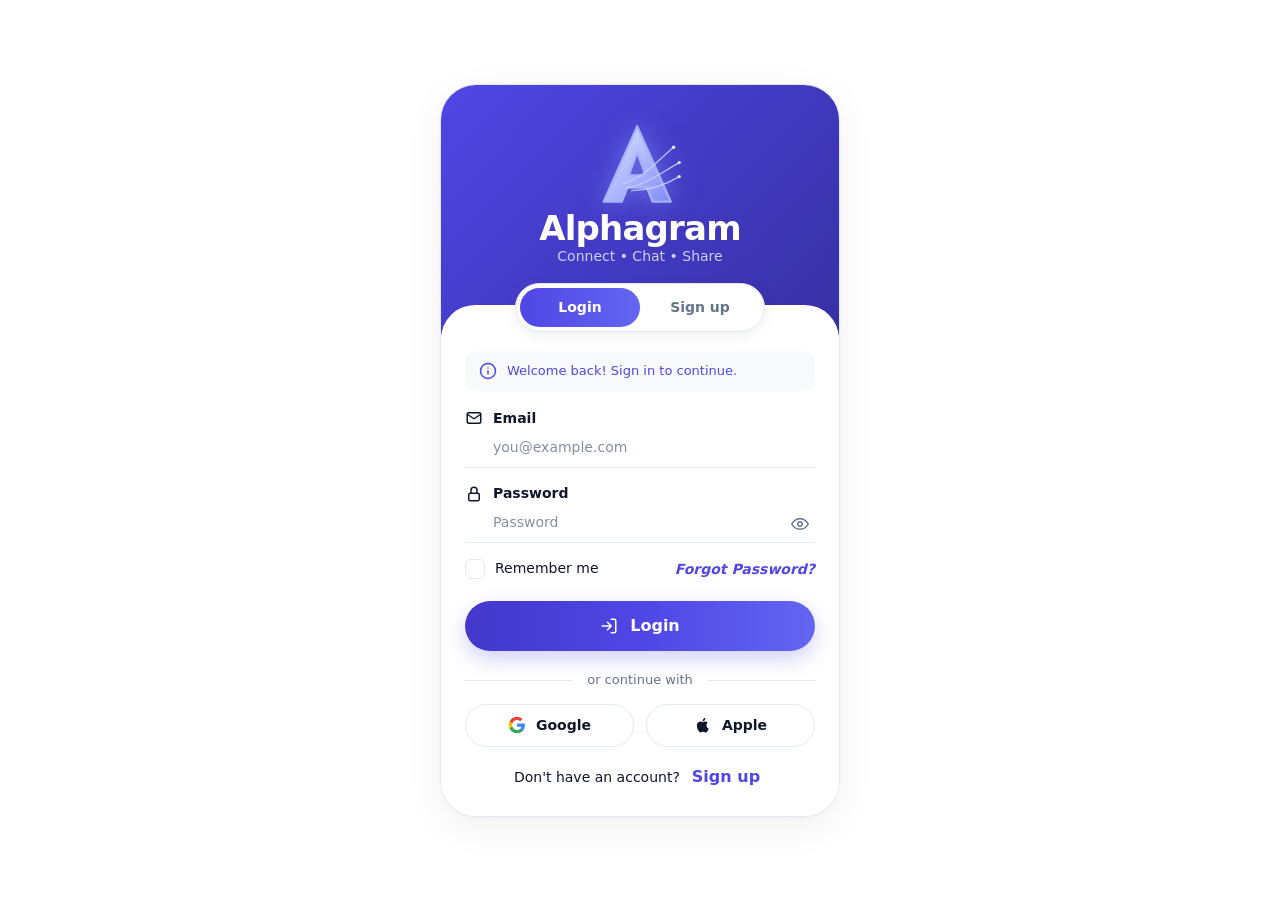
<file: vaults.html>
<!DOCTYPE html>
<html lang="en" data-theme="light">
<head>
    <meta charset="UTF-8">
    <meta name="viewport" content="width=device-width, initial-scale=1.0, maximum-scale=1.0, user-scalable=no, viewport-fit=cover">
    <title>Alpha — Vaults</title>
    <link rel="stylesheet" href="https://cdnjs.cloudflare.com/ajax/libs/font-awesome/6.5.2/css/all.min.css">
    <link href="https://fonts.googleapis.com/css2?family=Inter:ital,wght@0,400;0,500;0,600;0,700;0,800;0,900;1,400;1,500&display=swap" rel="stylesheet">
    <script src="alpha-common.js"></script>
    <link rel="stylesheet" href="alphagram.css">
    <style>
        /* ============================================================
           RESET & VARIABLES
           ============================================================ */
        * {
            margin: 0;
            padding: 0;
            box-sizing: border-box;
            -webkit-tap-highlight-color: transparent;
        }

        :root {
            --bg: #f0f2f6;
            --surface: #ffffff;
            --surface-hover: #f4f6fa;
            --surface-raised: #ffffff;
            --text-primary: #0b0d12;
            --text-secondary: #565e70;
            --text-muted: #8e96a8;
            --border: #e4e8ef;
            --border-light: #edf0f5;
            --shadow-sm: 0 1px 3px rgba(0, 0, 0, 0.04);
            --shadow-md: 0 4px 16px rgba(0, 0, 0, 0.06);
            --shadow-lg: 0 12px 40px rgba(0, 0, 0, 0.08);
            --shadow-xl: 0 20px 60px rgba(0, 0, 0, 0.12);
            --radius-sm: 10px;
            --radius-md: 16px;
            --radius-lg: 24px;
            --radius-xl: 32px;
            --radius-full: 99px;
            --primary: #4f46e5;
            --primary-light: #818cf8;
            --primary-dark: #3730a3;
            --primary-bg: var(--primary-a08);
            --primary-bg-hover: var(--primary-a16);
            --green: #22c55e;
            --green-bg: rgba(34, 197, 94, 0.12);
            --red: #ef4444;
            --red-bg: rgba(239, 68, 68, 0.10);
            --orange: #f59e0b;
            --orange-bg: rgba(245, 158, 11, 0.12);
            --purple: #8b5cf6;
            --purple-bg: rgba(139, 92, 246, 0.12);
            --gradient-primary: linear-gradient(135deg, var(--primary), var(--primary-dark));
            --font: 'Inter', -apple-system, BlinkMacSystemFont, 'Segoe UI', Roboto, sans-serif;
            --transition: 0.25s cubic-bezier(0.4, 0, 0.2, 1);
            --nav-width: 220px;
            --right-width: 260px;
        }

        [data-theme="dark"] {
            --bg: #0c0e15;
            --surface: #161920;
            --surface-hover: #1e222b;
            --surface-raised: #1a1d26;
            --text-primary: #f1f3f7;
            --text-secondary: #9aa2b5;
            --text-muted: #6e768a;
            --border: #262b36;
            --border-light: #1e222b;
            --shadow-sm: 0 1px 3px rgba(0, 0, 0, 0.3);
            --shadow-md: 0 4px 16px rgba(0, 0, 0, 0.4);
            --shadow-lg: 0 12px 40px rgba(0, 0, 0, 0.5);
            --shadow-xl: 0 20px 60px rgba(0, 0, 0, 0.6);
            --primary-bg: var(--primary-a15);
            --primary-bg-hover: var(--primary-a25);
            --green-bg: rgba(34, 197, 94, 0.15);
            --red-bg: rgba(239, 68, 68, 0.15);
            --orange-bg: rgba(245, 158, 11, 0.15);
            --purple-bg: rgba(139, 92, 246, 0.18);
        }

        html, body { height: 100%; }

        body {
            font-family: var(--font);
            background: var(--bg);
            color: var(--text-primary);
            overflow: hidden;
            -webkit-font-smoothing: antialiased;
            -moz-osx-font-smoothing: grayscale;
            font-size: 15px;
            line-height: 1.6;
        }

        button, input, textarea { font-family: inherit; font-size: inherit; }
        button { color: inherit; cursor: pointer; border: none; background: none; }
        *:focus-visible { outline: 2px solid var(--primary); outline-offset: 2px; border-radius: 6px; }

        ::-webkit-scrollbar { width: 4px; height: 4px; }
        ::-webkit-scrollbar-track { background: transparent; }
        ::-webkit-scrollbar-thumb { background: var(--border); border-radius: 99px; }
        ::-webkit-scrollbar-thumb:hover { background: var(--text-muted); }

        i[class*="fa-"] { line-height: 1; font-size: 1em; }

        /* ============================================================
           APP SHELL
           ============================================================ */
        .app {
            height: 100vh;
            display: grid;
            grid-template-columns: var(--nav-width) minmax(400px, 720px) var(--right-width);
            gap: 16px;
            max-width: 1480px;
            margin: 0 auto;
            padding: 14px 18px 14px 18px;
        }

        /* ============================================================
           LEFT NAVIGATION
           ============================================================ */
        .left {
            display: flex;
            flex-direction: column;
            background: var(--surface);
            border-radius: var(--radius-lg);
            padding: 10px 8px;
            box-shadow: var(--shadow-sm);
            border: 1px solid var(--border-light);
            overflow: hidden;
            height: calc(100vh - 28px);
        }

        .brand {
            display: flex;
            align-items: center;
            gap: 12px;
            padding: 4px 10px 18px 10px;
            cursor: pointer;
            background: none;
            border: 0;
            text-align: left;
            color: inherit;
            flex-shrink: 0;
        }

        .logo {
            width: 40px;
            height: 40px;
            border-radius: var(--radius-sm);
            background: var(--gradient-primary);
            display: flex;
            align-items: center;
            justify-content: center;
            color: white;
            font-size: 18px;
            font-weight: 800;
            box-shadow: 0 6px 18px var(--primary-a30);
            flex-shrink: 0;
        }

        .brand-name-wrap { line-height: 1.2; }
        .brand-name {
            font-size: 20px;
            font-weight: 800;
            letter-spacing: -0.02em;
            background: var(--gradient-primary);
            -webkit-background-clip: text;
            -webkit-text-fill-color: transparent;
            background-clip: text;
        }
        .brand-tag {
            font-size: 9px;
            font-weight: 700;
            color: var(--text-muted);
            text-transform: uppercase;
            letter-spacing: 0.15em;
            -webkit-text-fill-color: var(--text-muted);
        }

        .nav {
            display: flex;
            flex-direction: column;
            overflow-y: auto;
            flex: 1;
            padding: 2px 2px 6px;
            mask-image: linear-gradient(to bottom, #000 calc(100% - 20px), transparent 100%);
        }
        .nav::-webkit-scrollbar { width: 0; }

        .nav-section-label {
            font-size: 10px;
            font-weight: 700;
            text-transform: uppercase;
            letter-spacing: 0.1em;
            color: var(--text-muted);
            padding: 14px 12px 6px;
        }
        .nav-section-label:first-child { padding-top: 2px; }

        .nav button {
            position: relative;
            border: 0;
            background: transparent;
            color: var(--text-secondary);
            padding: 8px 12px;
            border-radius: var(--radius-sm);
            display: flex;
            align-items: center;
            gap: 12px;
            font-size: 13.5px;
            font-weight: 600;
            cursor: pointer;
            transition: var(--transition);
            text-align: left;
            flex-shrink: 0;
            margin-bottom: 1px;
        }

        .nav button:hover {
            background: var(--surface-hover);
            color: var(--text-primary);
        }

        .nav button.active {
            color: var(--primary);
            background: var(--primary-bg);
            font-weight: 700;
        }
        .nav button.active .nav-icon {
            color: var(--primary);
            background: var(--primary-bg);
        }

        .nav-icon {
            width: 32px;
            height: 32px;
            border-radius: var(--radius-sm);
            display: flex;
            align-items: center;
            justify-content: center;
            background: transparent;
            color: var(--text-muted);
            flex-shrink: 0;
            transition: var(--transition);
            font-size: 15px;
        }
        .nav button:hover .nav-icon {
            background: var(--surface-hover);
            color: var(--text-primary);
        }

        .nav-badge {
            width: 7px;
            height: 7px;
            border-radius: 50%;
            background: var(--red);
            margin-left: auto;
            flex-shrink: 0;
            box-shadow: 0 0 0 2px var(--surface);
        }

        .profile-mini {
            margin-top: 6px;
            background: var(--surface-hover);
            border-radius: var(--radius-md);
            padding: 8px 10px;
            display: flex;
            align-items: center;
            gap: 10px;
            flex-shrink: 0;
            transition: var(--transition);
        }
        .profile-mini:hover { background: var(--border-light); }
        .profile-mini .name-wrap { flex: 1; min-width: 0; cursor: pointer; }
        .profile-mini .name {
            font-size: 13px;
            font-weight: 700;
            white-space: nowrap;
            overflow: hidden;
            text-overflow: ellipsis;
        }
        .profile-mini small {
            color: var(--text-muted);
            font-size: 10.5px;
        }
        .profile-mini .logout-btn {
            border: 1px solid var(--border);
            background: var(--surface);
            color: var(--text-muted);
            cursor: pointer;
            width: 30px;
            height: 30px;
            display: flex;
            align-items: center;
            justify-content: center;
            border-radius: var(--radius-sm);
            font-size: 13px;
            transition: var(--transition);
        }
        .profile-mini .logout-btn:hover {
            background: var(--red-bg);
            color: var(--red);
            border-color: rgba(239, 68, 68, 0.3);
        }

        .avatar {
            width: 36px;
            height: 36px;
            border-radius: 50%;
            display: flex;
            align-items: center;
            justify-content: center;
            font-weight: 700;
            flex-shrink: 0;
            overflow: hidden;
            color: #fff;
            font-size: 13px;
            background: var(--gradient-primary);
        }
        .avatar img { width: 100%; height: 100%; object-fit: cover; border-radius: 50%; }
        .avatar.g1 { background: linear-gradient(135deg, #f59e0b, #ef4444); }
        .avatar.g2 { background: linear-gradient(135deg, #4f46e5, #7c3aed); }
        .avatar.g3 { background: linear-gradient(135deg, #22c55e, #06b6d4); }
        .avatar.g4 { background: linear-gradient(135deg, #ec4899, #f43f5e); }
        .avatar.g5 { background: linear-gradient(135deg, #8b5cf6, #d946ef); }
        .avatar.g6 { background: linear-gradient(135deg, #14b8a6, #22c55e); }

        /* ============================================================
           CENTER
           ============================================================ */
        .center {
            overflow-y: auto;
            padding: 2px 2px 80px 2px;
            scrollbar-width: none;
            height: calc(100vh - 28px);
        }
        .center::-webkit-scrollbar { display: none; }

        /* --- HEADER --- */
        .top {
            display: flex;
            align-items: center;
            justify-content: space-between;
            margin-bottom: 16px;
            gap: 10px;
            background: var(--surface);
            padding: 10px 20px;
            border-radius: var(--radius-lg);
            border: 1px solid var(--border-light);
            box-shadow: var(--shadow-sm);
            position: relative;
            overflow: hidden;
        }
        .top::before {
            content: '';
            position: absolute;
            top: 0;
            left: 0;
            right: 0;
            height: 3px;
            background: var(--gradient-primary);
            opacity: 0.6;
        }

        .top-left-group {
            display: flex;
            align-items: center;
            gap: 8px;
            min-width: 0;
        }

        .top-left {
            display: flex;
            align-items: center;
            gap: 12px;
            min-width: 0;
            border: 0;
            background: none;
            cursor: pointer;
            text-align: left;
            color: inherit;
            padding: 4px 2px;
            border-radius: var(--radius-sm);
            transition: var(--transition);
            position: relative;
            z-index: 1;
        }
        .top-left:hover { opacity: 0.7; }

        .top-icon-wrap {
            width: 36px;
            height: 36px;
            border-radius: var(--radius-sm);
            background: var(--gradient-primary);
            display: flex;
            align-items: center;
            justify-content: center;
            color: white;
            font-size: 16px;
            font-weight: 800;
            box-shadow: 0 4px 12px var(--primary-a25);
            flex-shrink: 0;
        }

        .top-title-wrap { line-height: 1.2; }
        .top-title {
            font-size: 20px;
            font-weight: 800;
            letter-spacing: -0.02em;
            background: var(--gradient-primary);
            -webkit-background-clip: text;
            -webkit-text-fill-color: transparent;
            background-clip: text;
            white-space: nowrap;
            overflow: hidden;
            text-overflow: ellipsis;
            max-width: 40vw;
        }
        .top-sub {
            font-size: 10px;
            font-weight: 600;
            color: var(--text-muted);
            letter-spacing: 0.05em;
            text-transform: uppercase;
            -webkit-text-fill-color: var(--text-muted);
        }

        .top-actions {
            display: flex;
            gap: 6px;
            flex-shrink: 0;
            position: relative;
            z-index: 1;
        }

        .circle-btn {
            width: 40px;
            height: 40px;
            border-radius: 50%;
            border: 1px solid var(--border);
            background: var(--surface);
            color: var(--text-secondary);
            display: flex;
            align-items: center;
            justify-content: center;
            cursor: pointer;
            transition: var(--transition);
            flex-shrink: 0;
            font-size: 15px;
            position: relative;
        }
        .circle-btn:hover {
            color: var(--primary);
            border-color: var(--primary);
            transform: translateY(-2px);
            box-shadow: var(--shadow-md);
        }
        .circle-btn.active {
            color: var(--primary);
            background: var(--primary-bg);
            border-color: var(--primary);
        }

        /* ============================================================
           VAULT PAGE CONTENT
           ============================================================ */

        /* Storage Hero Card */
        .storage-hero {
            background: var(--gradient-primary);
            border-radius: var(--radius-lg);
            padding: 24px 28px;
            color: #fff;
            margin-bottom: 20px;
            position: relative;
            overflow: hidden;
            box-shadow: 0 8px 30px var(--primary-a30);
        }
        .storage-hero::after {
            content: '';
            position: absolute;
            top: -50%;
            right: -20%;
            width: 300px;
            height: 300px;
            border-radius: 50%;
            background: rgba(255,255,255,0.06);
            pointer-events: none;
        }
        .storage-hero h2 {
            font-size: 22px;
            font-weight: 800;
            letter-spacing: -0.5px;
        }
        .storage-hero p {
            color: rgba(255,255,255,0.8);
            font-size: 13px;
            margin-top: 4px;
        }
        .storage-hero .storage-row {
            display: flex;
            align-items: flex-end;
            justify-content: space-between;
            margin-top: 18px;
            flex-wrap: wrap;
            gap: 14px;
            position: relative;
            z-index: 1;
        }
        .storage-hero .storage-info {
            font-size: 12px;
            color: rgba(255,255,255,0.8);
        }
        .storage-hero .storage-info strong {
            color: #fff;
            font-size: 18px;
        }
        .storage-hero .storage-progress {
            width: 200px;
            height: 6px;
            background: rgba(255,255,255,0.25);
            border-radius: 99px;
            overflow: hidden;
            margin-top: 6px;
        }
        .storage-hero .storage-progress span {
            display: block;
            height: 100%;
            border-radius: 99px;
            background: #fff;
            width: 0%;
            transition: width 0.6s ease;
        }
        .storage-hero .upload-big {
            display: flex;
            align-items: center;
            gap: 8px;
            padding: 10px 20px;
            background: rgba(255,255,255,0.2);
            backdrop-filter: blur(10px);
            border-radius: var(--radius-full);
            color: #fff;
            font-weight: 700;
            font-size: 13px;
            transition: var(--transition);
            border: 1px solid rgba(255,255,255,0.15);
        }
        .storage-hero .upload-big:hover {
            background: rgba(255,255,255,0.3);
            transform: translateY(-2px);
        }

        /* Toolbar */
        .vault-toolbar {
            display: flex;
            align-items: center;
            gap: 12px;
            margin-bottom: 18px;
            flex-wrap: wrap;
        }

        .vault-search {
            flex: 1;
            min-width: 200px;
            position: relative;
        }
        .vault-search input {
            width: 100%;
            padding: 10px 16px 10px 42px;
            border: 1.5px solid var(--border);
            border-radius: var(--radius-md);
            background: var(--surface);
            color: var(--text-primary);
            font-size: 13px;
            transition: var(--transition);
            outline: none;
        }
        .vault-search input:focus {
            border-color: var(--primary);
            box-shadow: 0 0 0 3px var(--primary-bg);
        }
        .vault-search .search-icon {
            position: absolute;
            left: 14px;
            top: 50%;
            transform: translateY(-50%);
            color: var(--text-muted);
            font-size: 14px;
        }

        .vault-actions {
            display: flex;
            gap: 6px;
            flex-wrap: wrap;
        }

        .vault-btn {
            display: flex;
            align-items: center;
            gap: 6px;
            padding: 9px 16px;
            border: 1.5px solid var(--border);
            border-radius: var(--radius-sm);
            background: var(--surface);
            color: var(--text-secondary);
            font-size: 12px;
            font-weight: 600;
            transition: var(--transition);
            white-space: nowrap;
        }
        .vault-btn:hover {
            border-color: var(--primary);
            color: var(--primary);
            background: var(--primary-bg);
        }
        .vault-btn.active {
            border-color: var(--primary);
            color: var(--primary);
            background: var(--primary-bg);
        }
        .vault-btn i { font-size: 14px; }

        .vault-sort {
            padding: 9px 14px;
            border: 1.5px solid var(--border);
            border-radius: var(--radius-sm);
            background: var(--surface);
            color: var(--text-primary);
            font-size: 12px;
            font-weight: 600;
            outline: none;
            cursor: pointer;
            transition: var(--transition);
            appearance: none;
            -webkit-appearance: none;
            background-image: url("data:image/svg+xml,%3Csvg xmlns='http://www.w3.org/2000/svg' width='12' height='8' viewBox='0 0 12 8'%3E%3Cpath d='M1 1l5 5 5-5' stroke='%238e96a8' stroke-width='1.5' fill='none' stroke-linecap='round'/%3E%3C/svg%3E");
            background-repeat: no-repeat;
            background-position: right 12px center;
            padding-right: 32px;
        }
        .vault-sort:focus {
            border-color: var(--primary);
            box-shadow: 0 0 0 3px var(--primary-bg);
        }

        /* Breadcrumbs */
        .breadcrumbs {
            display: flex;
            align-items: center;
            gap: 6px;
            margin-bottom: 18px;
            overflow-x: auto;
            scrollbar-width: none;
            padding: 2px 0;
        }
        .breadcrumbs::-webkit-scrollbar { display: none; }

        .crumb {
            padding: 5px 10px;
            border-radius: var(--radius-sm);
            font-size: 12px;
            font-weight: 600;
            color: var(--text-muted);
            transition: var(--transition);
            white-space: nowrap;
            background: none;
            border: none;
            cursor: pointer;
        }
        .crumb:hover {
            color: var(--primary);
            background: var(--primary-bg);
        }
        .crumb.current {
            color: var(--text-primary);
            background: var(--surface-hover);
        }
        .crumb-sep {
            color: var(--text-muted);
            font-size: 12px;
        }

        /* Section Headers */
        .section-head {
            display: flex;
            align-items: center;
            justify-content: space-between;
            margin: 20px 0 12px;
        }
        .section-head h3 {
            font-size: 15px;
            font-weight: 700;
        }
        .section-head span {
            font-size: 12px;
            color: var(--text-muted);
        }

        /* Folder Grid */
        .folder-grid {
            display: grid;
            grid-template-columns: repeat(auto-fill, minmax(160px, 1fr));
            gap: 12px;
        }

        .folder-card {
            background: var(--surface);
            border: 1px solid var(--border-light);
            border-radius: var(--radius-md);
            padding: 16px;
            cursor: pointer;
            transition: var(--transition);
            position: relative;
        }
        .folder-card:hover {
            transform: translateY(-3px);
            box-shadow: var(--shadow-md);
            border-color: var(--primary);
        }
        .folder-card .folder-icon {
            width: 48px;
            height: 48px;
            border-radius: var(--radius-sm);
            background: var(--orange-bg);
            color: var(--orange);
            display: flex;
            align-items: center;
            justify-content: center;
            font-size: 22px;
            margin-bottom: 10px;
        }
        .folder-card .folder-name {
            font-size: 13px;
            font-weight: 700;
            display: block;
            overflow: hidden;
            text-overflow: ellipsis;
            white-space: nowrap;
        }
        .folder-card .folder-meta {
            font-size: 11px;
            color: var(--text-muted);
            margin-top: 2px;
        }
        .folder-card .folder-menu {
            position: absolute;
            top: 8px;
            right: 8px;
            width: 28px;
            height: 28px;
            border-radius: var(--radius-sm);
            display: flex;
            align-items: center;
            justify-content: center;
            color: var(--text-muted);
            transition: var(--transition);
            background: none;
            border: none;
            cursor: pointer;
        }
        .folder-card .folder-menu:hover {
            background: var(--surface-hover);
            color: var(--text-primary);
        }

        .folder-empty {
            grid-column: 1 / -1;
            text-align: center;
            padding: 20px 0;
            color: var(--text-muted);
            font-size: 13px;
        }
        .folder-empty i { font-size: 28px; display: block; margin-bottom: 8px; opacity: 0.4; }

        /* File Grid */
        .file-grid {
            display: grid;
            grid-template-columns: repeat(auto-fill, minmax(180px, 1fr));
            gap: 14px;
        }

        .file-card {
            background: var(--surface);
            border: 1px solid var(--border-light);
            border-radius: var(--radius-md);
            overflow: hidden;
            transition: var(--transition);
            cursor: pointer;
            position: relative;
        }
        .file-card:hover {
            transform: translateY(-3px);
            box-shadow: var(--shadow-md);
            border-color: var(--border);
        }

        .file-card .file-preview {
            height: 140px;
            background: var(--surface-hover);
            display: flex;
            align-items: center;
            justify-content: center;
            position: relative;
            overflow: hidden;
        }
        .file-card .file-preview img {
            width: 100%;
            height: 100%;
            object-fit: cover;
        }
        .file-card .file-preview video {
            width: 100%;
            height: 100%;
            object-fit: cover;
        }
        .file-card .file-preview .file-type-icon {
            width: 56px;
            height: 56px;
            border-radius: var(--radius-sm);
            display: flex;
            align-items: center;
            justify-content: center;
            font-size: 24px;
            font-weight: 700;
        }
        .file-card .file-preview .file-type-icon.image { background: var(--primary-bg); color: var(--primary); }
        .file-card .file-preview .file-type-icon.video { background: var(--purple-bg); color: var(--purple); }
        .file-card .file-preview .file-type-icon.audio { background: var(--green-bg); color: var(--green); }
        .file-card .file-preview .file-type-icon.pdf { background: var(--red-bg); color: var(--red); }
        .file-card .file-preview .file-type-icon.document { background: var(--primary-bg); color: var(--primary); }
        .file-card .file-preview .file-type-icon.archive { background: var(--orange-bg); color: var(--orange); }
        .file-card .file-preview .file-type-icon.sheet { background: var(--green-bg); color: var(--green); }
        .file-card .file-preview .file-type-icon.default { background: var(--surface-hover); color: var(--text-muted); }

        .file-card .file-badge {
            position: absolute;
            top: 8px;
            left: 8px;
            padding: 3px 8px;
            border-radius: var(--radius-full);
            background: rgba(0,0,0,0.6);
            color: #fff;
            font-size: 9px;
            font-weight: 700;
            backdrop-filter: blur(4px);
        }
        .file-card .file-fav {
            position: absolute;
            top: 8px;
            right: 8px;
            width: 28px;
            height: 28px;
            border-radius: 50%;
            background: rgba(0,0,0,0.5);
            color: #fff;
            display: flex;
            align-items: center;
            justify-content: center;
            border: none;
            cursor: pointer;
            transition: var(--transition);
            backdrop-filter: blur(4px);
        }
        .file-card .file-fav:hover { transform: scale(1.1); }
        .file-card .file-fav.active { color: var(--orange); background: rgba(0,0,0,0.6); }

        .file-card .file-body {
            padding: 12px 14px;
        }
        .file-card .file-body .file-name {
            font-size: 13px;
            font-weight: 700;
            display: block;
            overflow: hidden;
            text-overflow: ellipsis;
            white-space: nowrap;
        }
        .file-card .file-body .file-meta {
            display: flex;
            justify-content: space-between;
            font-size: 11px;
            color: var(--text-muted);
            margin-top: 4px;
        }

        /* Empty State */
        .empty-state {
            text-align: center;
            padding: 60px 20px;
            color: var(--text-muted);
            display: none;
        }
        .empty-state i { font-size: 40px; display: block; margin-bottom: 12px; opacity: 0.4; }
        .empty-state .title { font-size: 16px; font-weight: 700; color: var(--text-primary); }
        .empty-state .sub { font-size: 13px; margin-top: 4px; }

        /* List View */
        .file-grid.list-view {
            display: flex;
            flex-direction: column;
            gap: 6px;
        }
        .file-grid.list-view .file-card {
            display: flex;
            align-items: center;
            height: 64px;
            border-radius: var(--radius-sm);
        }
        .file-grid.list-view .file-card .file-preview {
            width: 60px;
            height: 60px;
            flex-shrink: 0;
            border-radius: var(--radius-sm);
        }
        .file-grid.list-view .file-card .file-preview .file-type-icon {
            width: 40px;
            height: 40px;
            font-size: 18px;
        }
        .file-grid.list-view .file-card .file-body {
            flex: 1;
            display: flex;
            align-items: center;
            justify-content: space-between;
            padding: 0 14px;
        }
        .file-grid.list-view .file-card .file-body .file-meta {
            gap: 20px;
            margin-top: 0;
        }
        .file-grid.list-view .file-card .file-fav {
            position: static;
            margin-right: 8px;
            background: transparent;
            color: var(--text-muted);
        }
        .file-grid.list-view .file-card .file-fav.active { color: var(--orange); background: transparent; }
        .file-grid.list-view .file-card .file-fav:hover { background: var(--surface-hover); }
        .file-grid.list-view .file-card .file-badge { display: none; }

        /* ============================================================
           RIGHT PANEL
           ============================================================ */
        .right {
            padding-top: 2px;
            overflow-y: auto;
            scrollbar-width: none;
            height: calc(100vh - 28px);
        }
        .right::-webkit-scrollbar { display: none; }

        .panel {
            background: var(--surface);
            border: 1px solid var(--border-light);
            border-radius: var(--radius-lg);
            padding: 16px 18px;
            margin-bottom: 12px;
            box-shadow: var(--shadow-sm);
        }
        .panel-title {
            display: flex;
            justify-content: space-between;
            align-items: center;
            font-size: 11px;
            font-weight: 700;
            text-transform: uppercase;
            letter-spacing: 0.08em;
            color: var(--text-muted);
            margin-bottom: 12px;
        }
        .panel-title span {
            color: var(--primary);
            font-size: 10.5px;
            text-transform: none;
            letter-spacing: 0;
            cursor: pointer;
            font-weight: 600;
            transition: var(--transition);
        }
        .panel-title span:hover { opacity: 0.7; }

        .trend {
            padding: 8px 6px;
            border-radius: var(--radius-sm);
            cursor: pointer;
            transition: var(--transition);
        }
        .trend:hover { background: var(--surface-hover); }
        .trend small {
            color: var(--text-muted);
            font-size: 9.5px;
            font-weight: 600;
        }
        .trend strong {
            display: block;
            font-size: 13px;
            margin-top: 2px;
            font-weight: 700;
            color: var(--text-primary);
        }
        .trend em {
            display: block;
            color: var(--text-muted);
            font-size: 10px;
            font-style: normal;
            margin-top: 2px;
        }

        /* ============================================================
           TOAST
           ============================================================ */
        .toast-wrap {
            position: fixed;
            bottom: 24px;
            right: 24px;
            z-index: 1200;
            display: flex;
            flex-direction: column;
            gap: 8px;
            pointer-events: none;
            max-width: 380px;
        }
        .toast {
            display: flex;
            align-items: center;
            gap: 10px;
            background: var(--surface-raised);
            border: 1px solid var(--border);
            border-left: 3px solid var(--primary);
            border-radius: var(--radius-md);
            padding: 11px 18px;
            font-size: 13px;
            color: var(--text-primary);
            box-shadow: var(--shadow-lg);
            pointer-events: auto;
            animation: toastIn 0.4s cubic-bezier(0.4, 0, 0.2, 1);
            transition: var(--transition);
        }
        .toast i { font-size: 15px; flex-shrink: 0; }
        @keyframes toastIn {
            from { opacity: 0; transform: translateX(30px) scale(0.95); }
            to { opacity: 1; transform: none; }
        }
        .toast-close {
            background: none;
            border: 0;
            color: var(--text-muted);
            cursor: pointer;
            padding: 0 4px;
            margin-left: auto;
            display: flex;
            font-size: 13px;
            transition: var(--transition);
        }
        .toast-close:hover { color: var(--red); }

        /* ============================================================
           MODAL (Upload)
           ============================================================ */
        .modal-overlay {
            display: none;
            position: fixed;
            inset: 0;
            background: rgba(0, 0, 0, 0.5);
            backdrop-filter: blur(12px);
            z-index: 2000;
            align-items: center;
            justify-content: center;
            padding: 16px;
        }
        .modal-overlay.open { display: flex; }

        .modal {
            background: var(--surface-raised);
            border: 1px solid var(--border);
            border-radius: var(--radius-lg);
            padding: 24px;
            width: 100%;
            max-width: 480px;
            max-height: 90vh;
            overflow-y: auto;
            position: relative;
            box-shadow: var(--shadow-xl);
            animation: modalIn 0.3s cubic-bezier(0.4, 0, 0.2, 1);
        }
        @keyframes modalIn {
            from { opacity: 0; transform: translateY(20px) scale(0.96); }
            to { opacity: 1; transform: none; }
        }

        .modal-title {
            font-size: 19px;
            font-weight: 800;
            color: var(--text-primary);
            margin-bottom: 16px;
            letter-spacing: -0.02em;
        }
        .modal-close {
            position: absolute;
            top: 12px;
            right: 12px;
            width: 32px;
            height: 32px;
            border: 1px solid var(--border);
            border-radius: 50%;
            background: var(--surface);
            color: var(--text-muted);
            cursor: pointer;
            display: flex;
            align-items: center;
            justify-content: center;
            transition: var(--transition);
            font-size: 14px;
        }
        .modal-close:hover {
            background: var(--red);
            color: #fff;
            border-color: var(--red);
            transform: rotate(90deg);
        }

        .drop-zone {
            border: 2px dashed var(--border);
            border-radius: var(--radius-md);
            padding: 40px 20px;
            text-align: center;
            cursor: pointer;
            transition: var(--transition);
            margin-bottom: 16px;
        }
        .drop-zone:hover {
            border-color: var(--primary);
            background: var(--primary-bg);
        }
        .drop-zone.dragover {
            border-color: var(--primary);
            background: var(--primary-bg);
        }
        .drop-zone i { font-size: 40px; display: block; margin-bottom: 10px; color: var(--text-muted); }
        .drop-zone .title { font-size: 15px; font-weight: 700; }
        .drop-zone .sub { font-size: 12px; color: var(--text-muted); margin-top: 4px; }

        .upload-progress {
            margin-top: 12px;
        }
        .upload-progress .item {
            display: flex;
            align-items: center;
            gap: 10px;
            padding: 8px 0;
            border-bottom: 1px solid var(--border-light);
        }
        .upload-progress .item:last-child { border-bottom: none; }
        .upload-progress .item .name {
            flex: 1;
            font-size: 12px;
            font-weight: 600;
            overflow: hidden;
            text-overflow: ellipsis;
            white-space: nowrap;
        }
        .upload-progress .item .bar {
            width: 80px;
            height: 4px;
            background: var(--border);
            border-radius: 99px;
            overflow: hidden;
            flex-shrink: 0;
        }
        .upload-progress .item .bar span {
            display: block;
            height: 100%;
            border-radius: 99px;
            background: var(--primary);
            width: 0%;
            transition: width 0.2s ease;
        }
        .upload-progress .item .status {
            font-size: 11px;
            color: var(--text-muted);
            min-width: 36px;
            text-align: right;
        }

        .modal-footer {
            display: flex;
            justify-content: flex-end;
            gap: 8px;
            padding-top: 16px;
            border-top: 1px solid var(--border-light);
            margin-top: 4px;
        }
        .btn {
            padding: 9px 20px;
            border-radius: var(--radius-sm);
            font-size: 12px;
            font-weight: 700;
            transition: var(--transition);
            border: none;
            cursor: pointer;
        }
        .btn-secondary {
            background: var(--surface-hover);
            color: var(--text-secondary);
        }
        .btn-secondary:hover { background: var(--border); }
        .btn-primary {
            background: var(--gradient-primary);
            color: #fff;
            box-shadow: 0 4px 12px var(--primary-a30);
        }
        .btn-primary:hover { transform: translateY(-2px); box-shadow: 0 6px 20px var(--primary-a40); }
        .btn-primary:disabled { opacity: 0.5; cursor: not-allowed; transform: none; }
        .btn-danger {
            background: var(--red);
            color: #fff;
        }
        .btn-danger:hover { background: #dc2626; }

        /* ============================================================
           DETAILS MODAL
           ============================================================ */
        .detail-preview {
            width: 100%;
            height: 200px;
            background: var(--surface-hover);
            border-radius: var(--radius-md);
            display: flex;
            align-items: center;
            justify-content: center;
            overflow: hidden;
            margin-bottom: 16px;
        }
        .detail-preview img,
        .detail-preview video {
            width: 100%;
            height: 100%;
            object-fit: contain;
        }
        .detail-preview .placeholder {
            font-size: 48px;
            color: var(--text-muted);
            opacity: 0.4;
        }

        .detail-grid {
            display: grid;
            grid-template-columns: 1fr 1fr;
            gap: 10px;
            margin-bottom: 16px;
        }
        .detail-item {
            padding: 10px 12px;
            background: var(--surface-hover);
            border-radius: var(--radius-sm);
        }
        .detail-item label {
            display: block;
            font-size: 9px;
            font-weight: 700;
            text-transform: uppercase;
            letter-spacing: 0.05em;
            color: var(--text-muted);
        }
        .detail-item .value {
            font-size: 13px;
            font-weight: 700;
            margin-top: 2px;
        }

        .detail-actions {
            display: flex;
            gap: 8px;
            flex-wrap: wrap;
        }
        .detail-actions .btn { flex: 1; min-width: 70px; text-align: center; }

        /* ============================================================
           MOBILE NAV
           ============================================================ */
        .mobile-nav {
            display: none;
        }

        /* ============================================================
           RESPONSIVE
           ============================================================ */
        @media (max-width: 1100px) {
            .app {
                grid-template-columns: 180px minmax(400px, 1fr);
            }
            .right { display: none; }
            :root {
                --nav-width: 180px;
                --right-width: 0px;
            }
        }

        @media (max-width: 820px) {
            .folder-grid {
                grid-template-columns: repeat(auto-fill, minmax(140px, 1fr));
            }
            .file-grid {
                grid-template-columns: repeat(auto-fill, minmax(160px, 1fr));
            }
        }

        @media (max-width: 760px) {
            body { overflow: hidden; }
            .app { display: block; padding: 0; height: 100vh; }
            .left { display: none; }
            .center {
                height: 100vh;
                padding: 10px 12px 80px 12px;
                overflow-y: auto;
            }
            .top { padding: 8px 14px; border-radius: var(--radius-md); }
            .top-title { font-size: 17px; }
            .top-icon-wrap { width: 30px; height: 30px; font-size: 13px; }
            .top-sub { font-size: 9px; }

            .storage-hero { padding: 18px 20px; border-radius: var(--radius-md); }
            .storage-hero h2 { font-size: 18px; }
            .storage-hero .storage-row { flex-direction: column; align-items: stretch; }
            .storage-hero .storage-progress { width: 100%; }
            .storage-hero .upload-big { justify-content: center; }

            .vault-toolbar { flex-direction: column; align-items: stretch; }
            .vault-actions { flex-wrap: wrap; }
            .vault-actions .vault-btn { flex: 1; min-width: 0; justify-content: center; }

            .folder-grid {
                display: flex;
                overflow-x: auto;
                gap: 10px;
                padding-bottom: 4px;
                scrollbar-width: none;
            }
            .folder-grid::-webkit-scrollbar { display: none; }
            .folder-card { min-width: 150px; flex-shrink: 0; }
            .folder-empty { display: none; }

            .file-grid {
                grid-template-columns: repeat(auto-fill, minmax(140px, 1fr));
                gap: 10px;
            }
            .file-card .file-preview { height: 110px; }

            .toast-wrap {
                bottom: calc(76px + env(safe-area-inset-bottom));
                right: 12px;
                left: 12px;
                max-width: 100%;
            }

            .modal { padding: 18px; max-width: 100%; margin: 10px; }
            .detail-grid { grid-template-columns: 1fr; }
            .detail-actions .btn { flex: 1 0 auto; }
        }

        @media (max-width: 430px) {
            .file-grid {
                grid-template-columns: repeat(auto-fill, minmax(120px, 1fr));
            }
            .file-card .file-preview { height: 90px; }
            .file-card .file-body { padding: 8px 10px; }
            .file-card .file-body .file-name { font-size: 11px; }
            .file-card .file-body .file-meta { font-size: 10px; }
            .top-title { font-size: 16px; }
            .vault-btn { font-size: 11px; padding: 7px 12px; }
            .vault-sort { font-size: 11px; padding: 7px 12px; }
            .storage-hero .storage-info strong { font-size: 16px; }
        }

        /* ============================================================
           UTILITY
           ============================================================ */
        .fade-in { animation: postAppear 0.3s ease both; }
        @keyframes postAppear {
            from { opacity: 0; transform: translateY(12px) scale(0.98); }
            to { opacity: 1; transform: none; }
        }
        .hidden { display: none !important; }
        /* ============================================================
           DESIGN POLISH LAYER
           ============================================================ */
        body { font-feature-settings: "cv11", "ss01"; }
        .top { box-shadow: var(--shadow-sm); }
        .top-icon-wrap i { font-size: 15px; }

        /* Hero */
        .storage-hero {
            padding: 26px 28px 24px;
            background:
                radial-gradient(120% 140% at 100% 0%, rgba(255,255,255,.16), transparent 55%),
                linear-gradient(135deg, var(--primary), var(--primary-dark));
            box-shadow: 0 14px 40px var(--primary-a30);
        }
        .hero-top { display: flex; gap: 14px; align-items: center; position: relative; z-index: 1; }
        .hero-badge {
            width: 46px; height: 46px; border-radius: 14px; flex-shrink: 0;
            background: rgba(255,255,255,.18); border: 1px solid rgba(255,255,255,.22);
            display: flex; align-items: center; justify-content: center; font-size: 19px;
            backdrop-filter: blur(8px);
        }
        .storage-hero h2 { font-size: 21px; }
        .storage-hero p { margin-top: 2px; line-height: 1.45; }
        .hero-stats { display: grid; grid-template-columns: repeat(3, 1fr); gap: 10px; margin-top: 20px; position: relative; z-index: 1; }
        .hero-stat {
            background: rgba(255,255,255,.12); border: 1px solid rgba(255,255,255,.16);
            border-radius: 14px; padding: 10px 14px; backdrop-filter: blur(8px);
        }
        .hero-stat strong { display: block; font-size: 20px; font-weight: 800; line-height: 1.1; }
        .hero-stat span { font-size: 11px; font-weight: 600; opacity: .8; text-transform: uppercase; letter-spacing: .06em; }
        .storage-hero .storage-row { margin-top: 20px; align-items: flex-end; }
        .storage-hero .storage-info { flex: 1; min-width: 220px; }
        .storage-hero .storage-info strong { font-size: 17px; }
        .storage-hero .storage-progress {
            display: flex; width: 100%; max-width: 340px; height: 8px; margin-top: 9px;
            border-radius: 99px; overflow: hidden; background: rgba(255,255,255,.22); gap: 2px;
        }
        .storage-hero .storage-progress span { height: 100%; border-radius: 0; transition: width .5s ease; flex-shrink: 0; }
        .storage-legend { display: flex; flex-wrap: wrap; gap: 4px 14px; margin-top: 9px; font-size: 10.5px; font-weight: 600; color: rgba(255,255,255,.85); }
        .storage-legend span { display: inline-flex; align-items: center; gap: 5px; }
        .storage-legend i { width: 7px; height: 7px; border-radius: 50%; display: inline-block; }
        .storage-hero .upload-big {
            background: #fff; color: var(--primary-dark); border: 0; padding: 11px 22px; font-weight: 800;
            box-shadow: 0 8px 22px rgba(0,0,0,.18);
        }
        .storage-hero .upload-big:hover { background: #fff; transform: translateY(-2px); box-shadow: 0 12px 28px rgba(0,0,0,.22); }

        /* Toolbar */
        .vault-search input { height: 44px; box-shadow: var(--shadow-sm); }
        .vault-btn, .vault-sort { height: 44px; border-radius: var(--radius-md); box-shadow: var(--shadow-sm); }
        .vault-actions .vault-btn:not(:first-child) { width: 44px; padding: 0; justify-content: center; }

        /* Filter chips */
        .filter-chips { display: flex; gap: 8px; overflow-x: auto; margin: -4px 0 16px; padding: 2px 1px 4px; scrollbar-width: none; }
        .filter-chips::-webkit-scrollbar { display: none; }
        .chip {
            flex-shrink: 0; display: inline-flex; align-items: center; gap: 6px; padding: 7px 14px;
            border-radius: var(--radius-full); border: 1px solid var(--border); background: var(--surface);
            color: var(--text-secondary); font-size: 12px; font-weight: 700; transition: var(--transition);
        }
        .chip i { font-size: 11px; opacity: .8; }
        .chip:hover { border-color: var(--primary); color: var(--primary); }
        .chip.active { background: var(--primary); border-color: var(--primary); color: #fff; box-shadow: 0 6px 16px var(--primary-a30); }

        /* Section headers */
        .section-head h3 { font-size: 14px; letter-spacing: -.01em; }
        .section-head span { background: var(--surface-hover); padding: 2px 10px; border-radius: 99px; font-weight: 600; }

        /* Folders */
        .folder-card { display: flex; flex-direction: column; box-shadow: var(--shadow-sm); }
        .folder-card .folder-icon { background: linear-gradient(135deg, var(--orange-bg), rgba(245,158,11,.22)); width: 46px; height: 46px; border-radius: 14px; }
        .folder-card .folder-menu { opacity: 0; }
        .folder-card:hover .folder-menu, .folder-card:focus-within .folder-menu { opacity: 1; }
        .folder-card .folder-menu:hover { background: var(--red-bg); color: var(--red); }
        @media (hover: none) { .folder-card .folder-menu { opacity: .8; } }

        /* Files */
        .file-card { box-shadow: var(--shadow-sm); border-radius: 18px; }
        .file-card:hover { box-shadow: var(--shadow-lg); border-color: var(--primary); }
        .file-card .file-preview { height: 150px; background: linear-gradient(180deg, var(--surface-hover), var(--border-light)); }
        .file-card .file-preview img, .file-card .file-preview video { transition: transform .4s ease; }
        .file-card:hover .file-preview img, .file-card:hover .file-preview video { transform: scale(1.05); }
        .file-card .file-badge { background: rgba(15,23,42,.72); letter-spacing: .04em; }
        .file-card .file-fav { color: rgba(255,255,255,.7); }
        .file-card .file-fav.active { color: #fbbf24; }
        .file-type-icon.sm { width: 36px !important; height: 36px !important; font-size: 15px !important; border-radius: 10px; flex-shrink: 0; display: flex; align-items: center; justify-content: center; }
        .file-type-icon.sm.image, .file-type-icon.sm.document { background: var(--primary-bg); color: var(--primary); }
        .file-type-icon.sm.video { background: var(--purple-bg); color: var(--purple); }
        .file-type-icon.sm.audio, .file-type-icon.sm.sheet { background: var(--green-bg); color: var(--green); }
        .file-type-icon.sm.pdf { background: var(--red-bg); color: var(--red); }
        .file-type-icon.sm.archive { background: var(--orange-bg); color: var(--orange); }
        .file-type-icon.sm.default { background: var(--surface-hover); color: var(--text-muted); }
        .file-grid.list-view .file-card { height: 68px; border-radius: 14px; }
        .file-grid.list-view .file-card:hover { transform: none; }
        .file-grid.list-view .file-card .file-preview { height: 68px; width: 68px; border-radius: 0; background: var(--surface-hover); }

        /* Empty */
        .empty-state { padding: 56px 20px; background: var(--surface); border: 1px dashed var(--border); border-radius: var(--radius-lg); }
        .empty-state i { font-size: 42px; color: var(--primary); opacity: .35; }

        /* Right panel */
        .recent-item { display: flex; align-items: center; gap: 10px; padding: 7px 6px; border-radius: 10px; cursor: pointer; transition: var(--transition); }
        .recent-item:hover { background: var(--surface-hover); }
        .recent-meta { min-width: 0; flex: 1; }
        .recent-meta strong { display: block; font-size: 12.5px; font-weight: 700; overflow: hidden; text-overflow: ellipsis; white-space: nowrap; }
        .recent-meta small { font-size: 10.5px; color: var(--text-muted); }
        .recent-empty { font-size: 12px; color: var(--text-muted); padding: 4px 0; }

        /* Modal + dialog */
        .modal { border-radius: 22px; }
        .detail-preview { height: 220px; border-radius: 16px; }
        .detail-actions .btn { display: inline-flex; align-items: center; justify-content: center; gap: 6px; padding: 10px 14px; border-radius: 12px; }
        .modal.dialog { max-width: 400px; }
        .dlg-msg { color: var(--text-secondary); font-size: 13px; line-height: 1.5; margin: -6px 0 14px; }
        .dlg-input {
            display: none; width: 100%; padding: 11px 14px; border: 1.5px solid var(--border); border-radius: 12px;
            background: var(--surface); color: var(--text-primary); outline: none; font-size: 14px; margin-bottom: 6px;
        }
        .dlg-input:focus { border-color: var(--primary); box-shadow: 0 0 0 3px var(--primary-bg); }
        #dialogModal { z-index: 2100; }
        .btn { padding: 10px 20px; border-radius: 12px; }
        .toast { border-radius: 14px; }

        /* Desktop: keep the three-column shell but let content breathe */
        @media (max-width: 1100px) { .storage-hero .storage-info { min-width: 0; } }

        /* ---- Mobile: bottom bar identical in style to chat.html ---- */
        @media (max-width: 760px) {
            .center { padding: 10px 12px calc(84px + env(safe-area-inset-bottom)) 12px; }
            .storage-hero { padding: 20px 18px; border-radius: 20px; }
            .hero-badge { width: 40px; height: 40px; font-size: 17px; }
            .hero-stat { padding: 9px 10px; }
            .hero-stat strong { font-size: 17px; }
            .hero-stat span { font-size: 9.5px; }
            .storage-hero .storage-progress { max-width: none; }
            .vault-toolbar { gap: 10px; }
            .vault-actions { flex-wrap: nowrap; }
            .vault-actions .vault-btn:first-child { flex: 1; }
            .vault-actions .vault-btn:not(:first-child) { flex: 0 0 44px; }
            .vault-sort { flex: 1; min-width: 0; }
            .folder-grid { margin: 0 -12px; padding: 2px 12px 6px; }
            .file-card .file-preview { height: 120px; }
            .mobile-nav {
                display: grid; grid-template-columns: repeat(5, 1fr);
                position: fixed; left: 0; right: 0; bottom: 0;
                height: calc(62px + env(safe-area-inset-bottom));
                padding: 5px 7px calc(5px + env(safe-area-inset-bottom));
                z-index: 1000;
                background: color-mix(in srgb, var(--surface) 94%, transparent);
                border-top: 1px solid var(--border);
                backdrop-filter: blur(18px); -webkit-backdrop-filter: blur(18px);
            }
            .mobile-nav button {
                display: flex; flex-direction: column; align-items: center; justify-content: center;
                gap: 3px; font-size: 9px; font-weight: 750; color: var(--text-muted);
                background: transparent; border-radius: 12px; transition: var(--transition);
            }
            .mobile-nav button:active { transform: scale(.96); }
            .mobile-nav button.active { color: var(--primary); }
            .mobile-nav .mobile-nav-icon { font-size: 16px; line-height: 1; }
            .modal-overlay { align-items: flex-end; padding: 0; }
            .modal { margin: 0; max-width: 100%; border-bottom-left-radius: 0; border-bottom-right-radius: 0; padding-bottom: calc(18px + env(safe-area-inset-bottom)); animation: sheetUp .3s cubic-bezier(.4,0,.2,1); }
            .modal.dialog { border-radius: 22px 22px 0 0; }
            @keyframes sheetUp { from { transform: translateY(40px); opacity: 0; } to { transform: none; opacity: 1; } }
        }
        @media (prefers-reduced-motion: reduce) { * { animation-duration: .01ms !important; transition-duration: .01ms !important; } }
    </style>
</head>
<body>

<div class="app">

    <!-- ============================================================
    LEFT NAV
    ============================================================ -->
    <aside class="left">

        <button class="brand" onclick="goHome()">
            <div class="logo">A</div>
            <div class="brand-name-wrap">
                <div class="brand-name">Alpha</div>
                <div class="brand-tag">Social</div>
            </div>
        </button>

        <nav class="nav">
            <div class="nav-section-label">Main</div>
            <button onclick="goHome()">
                <span class="nav-icon"><i class="fa-solid fa-house"></i></span> Home
            </button>
            <button onclick="goToExplore()">
                <span class="nav-icon"><i class="fa-solid fa-compass"></i></span> Explore
            </button>
            <button onclick="goToReels()">
                <span class="nav-icon"><i class="fa-solid fa-film"></i></span> Reels
            </button>
            <button onclick="goToChat()">
                <span class="nav-icon"><i class="fa-solid fa-comment-dots"></i></span> Messages
                <span class="nav-badge" id="nav-msg-badge" style="display:none"></span>
            </button>
           
            <div class="nav-section-label">Activity</div>
            <button onclick="goToCalls()">
                <span class="nav-icon"><i class="fa-solid fa-phone"></i></span> Calls
            </button>
            <button onclick="goToStatus()">
                <span class="nav-icon"><i class="fa-solid fa-circle-dot"></i></span> Status
            </button>
            <button onclick="goToEvents()">
                <span class="nav-icon"><i class="fa-solid fa-calendar-days"></i></span> Events
            </button>
            <button class="active" onclick="goToVault()">
                <span class="nav-icon"><i class="fa-solid fa-shield-halved"></i></span> Vault
            </button>

            <div class="nav-section-label">Workspace</div>
            <button onclick="goToAI()">
                <span class="nav-icon"><i class="fa-solid fa-wand-magic-sparkles"></i></span> AI
            </button>
            <button onclick="viewSaved()">
                <span class="nav-icon"><i class="fa-solid fa-bookmark"></i></span> Saved
            </button>
            <button onclick="goToSettings()">
                <span class="nav-icon"><i class="fa-solid fa-gear"></i></span> Settings
            </button>
        </nav>

        <div class="profile-mini">
            <div class="avatar" id="me-mini-avatar">?</div>
            <div class="name-wrap" onclick="goToSettings()">
                <div class="name" id="me-mini-name">You</div>
                <small id="me-mini-handle">@you</small>
            </div>
            <button class="logout-btn" title="Sign out" onclick="doLogout()">
                <i class="fa-solid fa-arrow-right-from-bracket"></i>
            </button>
        </div>

    </aside>

    <!-- ============================================================
    CENTER
    ============================================================ -->
    <main class="center">

        <!-- HEADER -->
        <div class="top">
            <div class="top-left-group">
                <button class="circle-btn" id="page-back-btn" onclick="goBack()" title="Back" style="display:none;">
                    <i class="fa-solid fa-arrow-left"></i>
                </button>
                <button class="top-left" onclick="goHome()">
                    <div class="top-icon-wrap"><i class="fa-solid fa-bolt"></i></div>
                    <div class="top-title-wrap">
                        <div class="top-title">Vault</div>
                        <div class="top-sub">Secure Storage</div>
                    </div>
                </button>
            </div>
            <div class="top-actions">
                <button class="circle-btn" onclick="toggleTheme()" id="theme-toggle">
                    <i class="fa-regular fa-circle-half-stroke"></i>
                </button>
            </div>
        </div>

        <!-- VAULT CONTENT -->
        <div class="vault-content">

            <!-- Storage Hero -->
            <div class="storage-hero">
                <div class="hero-top">
                    <div class="hero-badge"><i class="fa-solid fa-lock"></i></div>
                    <div>
                        <h2>Your Alpha Vault</h2>
                        <p>A private place for your files, photos, videos, music and documents.</p>
                    </div>
                </div>
                <div class="hero-stats">
                    <div class="hero-stat"><strong id="statFiles">0</strong><span>Files</span></div>
                    <div class="hero-stat"><strong id="statFolders">0</strong><span>Folders</span></div>
                    <div class="hero-stat"><strong id="statFavs">0</strong><span>Favorites</span></div>
                </div>
                <div class="storage-row">
                    <div class="storage-info">
                        <div><strong id="storageUsed">0 B</strong> of 10 GB used</div>
                        <div class="storage-progress" id="storageBar"></div>
                        <div class="storage-legend" id="storageLegend"></div>
                    </div>
                    <button class="upload-big" onclick="openUploadModal()">
                        <i class="fa-solid fa-arrow-up-from-bracket"></i> Upload files
                    </button>
                </div>
            </div>

            <!-- Toolbar -->
            <div class="vault-toolbar">
                <div class="vault-search">
                    <span class="search-icon"><i class="fa-solid fa-magnifying-glass"></i></span>
                    <input id="searchInput" type="search" placeholder="Search files and folders…">
                </div>
                <div class="vault-actions">
                    <button class="vault-btn" onclick="createFolder()">
                        <i class="fa-solid fa-folder-plus"></i> Folder
                    </button>
                    <button class="vault-btn active" id="gridBtn" onclick="setView('grid')">
                        <i class="fa-solid fa-table-cells-large"></i>
                    </button>
                    <button class="vault-btn" id="listBtn" onclick="setView('list')">
                        <i class="fa-solid fa-list"></i>
                    </button>
                    <select class="vault-sort" id="sortSelect">
                        <option value="name">Name</option>
                        <option value="size">Size</option>
                        <option value="type">Type</option>
                        <option value="date">Date</option>
                    </select>
                </div>
            </div>

            <div class="filter-chips" id="filterChips">
                <button class="chip active" data-filter="all">All</button>
                <button class="chip" data-filter="image"><i class="fa-solid fa-image"></i> Images</button>
                <button class="chip" data-filter="video"><i class="fa-solid fa-video"></i> Videos</button>
                <button class="chip" data-filter="audio"><i class="fa-solid fa-music"></i> Audio</button>
                <button class="chip" data-filter="doc"><i class="fa-solid fa-file-lines"></i> Documents</button>
                <button class="chip" data-filter="fav"><i class="fa-solid fa-star"></i> Favorites</button>
            </div>

            <!-- Breadcrumbs -->
            <div class="breadcrumbs" id="breadcrumbs">
                <button class="crumb current" onclick="goHomeFolder()">
                    <i class="fa-solid fa-house"></i> My Vault
                </button>
            </div>

            <!-- Folders -->
            <div class="section-head" id="folderHead">
                <h3>Folders</h3>
                <span id="folderCount">0 folders</span>
            </div>
            <div class="folder-grid" id="folderGrid"></div>

            <!-- Files -->
            <div class="section-head" style="margin-top:24px;">
                <h3>Files</h3>
                <span id="fileCount">0 files</span>
            </div>
            <div class="file-grid" id="fileGrid"></div>

            <!-- Empty State -->
            <div class="empty-state" id="emptyState">
                <i class="fa-regular fa-folder-open"></i>
                <div class="title">Nothing here yet</div>
                <div class="sub">Upload a file or create a folder to get started.</div>
                <button class="btn btn-primary" style="margin-top:16px" onclick="openUploadModal()"><i class="fa-solid fa-arrow-up-from-bracket"></i> Upload files</button>
            </div>

        </div>

    </main>

    <!-- ============================================================
    RIGHT PANEL
    ============================================================ -->
    <aside class="right">

        <div class="panel">
            <div class="panel-title">Recent uploads</div>
            <div id="recentList"><div class="recent-empty">Nothing uploaded yet</div></div>
        </div>

        <div class="panel">
            <div class="panel-title">Online now</div>
            <div id="online-list"></div>
        </div>

        <div class="panel">
            <div class="panel-title">Quick Access</div>
            <div style="display:flex;flex-direction:column;gap:6px;">
                <button class="vault-btn" style="width:100%;justify-content:flex-start;" onclick="openUploadModal()">
                    <i class="fa-solid fa-upload"></i> Upload File
                </button>
                <button class="vault-btn" style="width:100%;justify-content:flex-start;" onclick="createFolder()">
                    <i class="fa-solid fa-folder-plus"></i> New Folder
                </button>
            </div>
        </div>

        <div class="panel">
            <div class="panel-title">Alpha</div>
            <div style="font-size:11.5px;color:var(--text-muted);line-height:1.7">
                Your private cloud storage, visible only to you.
                <br><br>
                © 2026 Alpha
            </div>
        </div>

    </aside>

</div>

<!-- Mobile Nav -->
<nav class="mobile-nav">
    <button onclick="goHome()"><span class="mobile-nav-icon"><i class="fa-solid fa-house"></i></span>Home</button>
    <button onclick="goToExplore()"><span class="mobile-nav-icon"><i class="fa-solid fa-magnifying-glass"></i></span>Search</button>
    <button onclick="goToChat()"><span class="mobile-nav-icon"><i class="fa-solid fa-comment-dots"></i></span>Messages</button>
    <button onclick="goToReels()"><span class="mobile-nav-icon"><i class="fa-solid fa-film"></i></span>Reels</button>
    <button class="active" onclick="goToVault()"><span class="mobile-nav-icon"><i class="fa-solid fa-shield-halved"></i></span>Vault</button>
</nav>

<!-- Toast -->
<div class="toast-wrap" id="toast-wrap"></div>

<!-- Upload Modal -->
<div class="modal-overlay" id="uploadModal">
    <div class="modal">
        <button class="modal-close" onclick="closeUploadModal()"><i class="fa-solid fa-xmark"></i></button>
        <div class="modal-title">Upload to Vault</div>

        <div class="drop-zone" id="dropZone" onclick="document.getElementById('fileInput').click()">
            <i class="fa-solid fa-cloud-arrow-up"></i>
            <div class="title">Drop files here or tap to browse</div>
            <div class="sub">Supports images, videos, documents, and more</div>
        </div>

        <input type="file" id="fileInput" multiple accept="image/*,video/*,audio/*,.pdf,.doc,.docx,.txt,.zip,.rar" style="display:none;">

        <div class="upload-progress" id="uploadProgress"></div>

        <div class="modal-footer">
            <button class="btn btn-secondary" onclick="closeUploadModal()">Cancel</button>
        </div>
    </div>
</div>

<!-- Details Modal -->
<div class="modal-overlay" id="detailsModal">
    <div class="modal">
        <button class="modal-close" onclick="closeDetails()"><i class="fa-solid fa-xmark"></i></button>
        <div class="modal-title" id="detailTitle">File Details</div>

        <div class="detail-preview" id="detailPreview">
            <div class="placeholder"><i class="fa-regular fa-file"></i></div>
        </div>

        <div class="detail-grid">
            <div class="detail-item">
                <label>Name</label>
                <div class="value" id="detailName">—</div>
            </div>
            <div class="detail-item">
                <label>Type</label>
                <div class="value" id="detailType">—</div>
            </div>
            <div class="detail-item">
                <label>Size</label>
                <div class="value" id="detailSize">—</div>
            </div>
            <div class="detail-item">
                <label>Location</label>
                <div class="value" id="detailLocation">My Vault</div>
            </div>
        </div>

        <div class="detail-actions">
            <button class="btn btn-primary" id="downloadBtn"><i class="fa-solid fa-download"></i> Download</button>
            <button class="btn btn-secondary" id="openBtn"><i class="fa-solid fa-external-link"></i> Open</button>
            <button class="btn btn-secondary" onclick="renameCurrent()"><i class="fa-solid fa-pen"></i> Rename</button>
            <button class="btn btn-secondary" onclick="moveCurrent()"><i class="fa-solid fa-folder"></i> Move</button>
            <button class="btn btn-secondary" id="favBtn" onclick="toggleFavoriteCurrent()"><i class="fa-regular fa-star"></i> Favorite</button>
            <button class="btn btn-danger" onclick="deleteCurrent()"><i class="fa-solid fa-trash"></i> Delete</button>
        </div>
    </div>
</div>

<!-- Dialog (replaces prompt/confirm) -->
<div class="modal-overlay" id="dialogModal">
    <div class="modal dialog">
        <div class="modal-title" id="dlgTitle"></div>
        <p class="dlg-msg" id="dlgMsg"></p>
        <input class="dlg-input" id="dlgInput" type="text" autocomplete="off">
        <select class="dlg-input" id="dlgSelect"></select>
        <div class="modal-footer">
            <button class="btn btn-secondary" id="dlgCancel">Cancel</button>
            <button class="btn btn-primary" id="dlgOk">OK</button>
        </div>
    </div>
</div>

<script>
    // ============================================================
    // BACKEND CONFIG
    // ============================================================
    const API_BASE = 'https://alpha-auth.murwanashyakadieumerci540.workers.dev';
    let CF_TOKEN = localStorage.getItem('alpha_token') || null;
    let CU = null;
    let UP = {};

    // ============================================================
    // API HELPERS
    // ============================================================
    async function cfApi(endpoint, method = 'GET', body = null) {
        const opts = { method, headers: { 'Content-Type': 'application/json' } };
        if (CF_TOKEN) opts.headers['Authorization'] = `Bearer ${CF_TOKEN}`;
        if (body) opts.body = JSON.stringify(body);

        const controller = new AbortController();
        const timer = setTimeout(() => controller.abort(), 15000);
        opts.signal = controller.signal;

        let res;
        try {
            res = await fetch(`${API_BASE}${endpoint}`, opts);
        } catch (e) {
            throw new Error(e.name === 'AbortError' ? 'Request timed out — check your connection' : e.message);
        } finally {
            clearTimeout(timer);
        }

        let data = {};
        try { data = await res.json(); } catch (e) { data = {}; }
        if (!res.ok) throw new Error(data.error || data.message || `Request failed (${res.status})`);
        return data;
    }

    function uploadFileWithProgress(file, onProgress) {
        return new Promise((resolve, reject) => {
            try {
                const xhr = new XMLHttpRequest();
                xhr.open('POST', `${API_BASE}/upload`);
                if (CF_TOKEN) xhr.setRequestHeader('Authorization', `Bearer ${CF_TOKEN}`);
                xhr.timeout = 120000;

                xhr.upload.onprogress = e => {
                    if (e.lengthComputable && onProgress) {
                        onProgress(Math.round((e.loaded / e.total) * 100));
                    }
                };

                xhr.onload = () => {
                    let data = {};
                    try { data = JSON.parse(xhr.responseText); } catch (e) {}
                    if (xhr.status >= 200 && xhr.status < 300) resolve(data);
                    else reject(new Error(data.error || `Upload failed (${xhr.status})`));
                };

                xhr.onerror = () => reject(new Error('Upload failed — check your connection'));
                xhr.ontimeout = () => reject(new Error('Upload timed out — check your connection'));

                const fd = new FormData();
                fd.append('file', file);
                xhr.send(fd);
            } catch (e) { reject(e); }
        });
    }

    // ============================================================
    // STATE
    // ============================================================
    let allFiles = [];
    let virtualFolders = [];
    let vaultMeta = {};
    let currentFile = null;
    let currentFolder = null;
    let currentView = 'grid';
    let allUsers = {};
    let currentFilter = 'all';

    // ============================================================
    // DIALOGS (promise based, replaces prompt()/confirm())
    // ============================================================
    function openDialog({ title, message = '', input = null, select = null, okText = 'OK', danger = false }) {
        return new Promise(resolve => {
            const ov = document.getElementById('dialogModal');
            const inp = document.getElementById('dlgInput');
            const sel = document.getElementById('dlgSelect');
            const ok = document.getElementById('dlgOk');
            const cancel = document.getElementById('dlgCancel');
            document.getElementById('dlgTitle').textContent = title;
            document.getElementById('dlgMsg').textContent = message;
            document.getElementById('dlgMsg').style.display = message ? 'block' : 'none';
            inp.style.display = input !== null ? 'block' : 'none';
            inp.value = input || '';
            sel.style.display = select ? 'block' : 'none';
            if (select) {
                sel.innerHTML = select.options.map(o => `<option value="${escapeHTML(o.value)}"${o.value === select.value ? ' selected' : ''}>${escapeHTML(o.label)}</option>`).join('');
            }
            ok.textContent = okText;
            ok.className = 'btn ' + (danger ? 'btn-danger' : 'btn-primary');
            const done = v => {
                ov.classList.remove('open');
                ok.onclick = cancel.onclick = ov.onclick = inp.onkeydown = null;
                resolve(v);
            };
            ok.onclick = () => done(select ? sel.value : (input !== null ? inp.value : true));
            cancel.onclick = () => done(null);
            ov.onclick = e => { if (e.target === ov) done(null); };
            inp.onkeydown = e => { if (e.key === 'Enter') ok.click(); if (e.key === 'Escape') cancel.click(); };
            ov.classList.add('open');
            if (input !== null) setTimeout(() => { inp.focus(); inp.select(); }, 50);
        });
    }

    // ============================================================
    // HELPERS
    // ============================================================
    function toast(msg, type = 'success') {
        const wrap = document.getElementById('toast-wrap');
        if (!wrap) return;
        const t = document.createElement('div');
        t.className = 'toast';
        const icons = { success: 'fa-circle-check', error: 'fa-circle-xmark', info: 'fa-circle-info' };
        t.innerHTML = `<i class="fa-solid ${icons[type] || 'fa-wand-magic-sparkles'}"></i>
            <span>${msg}</span>
            <button class="toast-close" onclick="this.parentElement.remove()"><i class="fa-solid fa-xmark"></i></button>`;
        wrap.appendChild(t);
        setTimeout(() => {
            t.style.opacity = '0';
            t.style.transform = 'translateX(16px)';
            setTimeout(() => t.remove(), 300);
        }, 3000);
    }

    function escapeHTML(value) {
        const div = document.createElement('div');
        div.textContent = value == null ? '' : String(value);
        return div.innerHTML;
    }

    function formatBytes(bytes) {
        if (!bytes) return '0 B';
        const units = ['B', 'KB', 'MB', 'GB', 'TB'];
        const index = Math.floor(Math.log(bytes) / Math.log(1024));
        return (bytes / Math.pow(1024, index)).toFixed(index === 0 ? 0 : 1) + ' ' + units[index];
    }

    function formatDate(ts) {
        if (!ts) return '—';
        const d = new Date(ts);
        const now = new Date();
        const diff = now - d;
        if (diff < 86400000) return 'Today';
        if (diff < 172800000) return 'Yesterday';
        if (diff < 604800000) return d.toLocaleDateString('en', { weekday: 'short' });
        return d.toLocaleDateString('en', { month: 'short', day: 'numeric' });
    }

    function getFileType(mime, name) {
        mime = (mime || '').toLowerCase();
        name = (name || '').toLowerCase();

        if (mime.startsWith('image/')) return 'image';
        if (mime.startsWith('video/') || /\.(mp4|mov|avi|mkv|webm)$/i.test(name)) return 'video';
        if (mime.startsWith('audio/') || /\.(mp3|wav|aac|ogg|m4a|flac)$/i.test(name)) return 'audio';
        if (mime.includes('pdf') || /\.pdf$/i.test(name)) return 'pdf';
        if (/\.(zip|rar|7z|tar|gz)$/i.test(name)) return 'archive';
        if (mime.includes('sheet') || mime.includes('csv') || /\.(xls|xlsx|csv)$/i.test(name)) return 'sheet';
        if (mime.includes('document') || mime.includes('text') || /\.(doc|docx|txt|ppt|pptx)$/i.test(name)) return 'document';
        return 'default';
    }

    function getTypeIcon(type) {
        const icons = {
            audio: 'fa-music',
            video: 'fa-video',
            pdf: 'fa-file-pdf',
            document: 'fa-file-lines',
            archive: 'fa-file-zipper',
            sheet: 'fa-file-excel',
            image: 'fa-file-image',
            default: 'fa-file'
        };
        return icons[type] || icons.default;
    }

    function getTypeClass(type) {
        const classes = {
            audio: 'audio',
            video: 'video',
            pdf: 'pdf',
            document: 'document',
            archive: 'archive',
            sheet: 'sheet',
            image: 'image',
            default: 'default'
        };
        return classes[type] || classes.default;
    }

    function getExtension(name) {
        const parts = (name || 'file').split('.');
        if (parts.length === 1) return 'FILE';
        return parts.pop().toUpperCase().slice(0, 6);
    }

    // ============================================================
    // VAULT META (client-side folders + favorites)
    // ============================================================
    function loadVaultMeta() {
        try {
            vaultMeta = JSON.parse(localStorage.getItem('alpha_vault_meta') || '{}');
        } catch (e) {
            vaultMeta = {};
        }
    }

    function persistVaultMeta() {
        localStorage.setItem('alpha_vault_meta', JSON.stringify(vaultMeta));
    }

    function setFileMeta(url, patch) {
        if (!url) return;
        vaultMeta[url] = { ...(vaultMeta[url] || {}), ...patch };
        persistVaultMeta();
    }

    function getFileMeta(url) {
        return vaultMeta[url] || {};
    }

    function applyMetaToFiles() {
        allFiles.forEach(f => {
            const meta = getFileMeta(f.url);
            f.folder = meta.folder ?? null;
            f.favorite = !!meta.favorite;
        });
    }

    // ============================================================
    // NAVIGATION
    // ============================================================
    function goHome() { window.location.href = 'index.html'; }
    function goBack() { if (history.length > 1) history.back(); else goHome(); }
    function goToExplore() { window.location.href = 'explore.html'; }
    function goToReels() { window.location.href = 'reels.html'; }
    function goToChat() { window.location.href = 'chat.html'; }
    function goToCalls() { window.location.href = 'calls.html'; }
    function goToStatus() { window.location.href = 'status.html'; }
    function goToEvents() { window.location.href = 'events.html'; }
    function goToVault() { window.location.href = 'vaults.html'; }
    function goToAI() { window.location.href = 'ai.html'; }
    function goToSettings() { window.location.href = 'settings.html'; }
    function viewSaved() { window.location.href = 'saved.html'; }
    function searchPosts(q) { window.location.href = 'index.html?search=' + encodeURIComponent(q); }

    function doLogout() {
        if (confirm('Sign out?')) {
            localStorage.removeItem('alpha_token');
            localStorage.removeItem('alpha_user');
            window.location.href = 'login.html';
        }
    }

    function toggleTheme() {
        const cur = document.documentElement.getAttribute('data-theme') === 'dark' ? 'light' : 'dark';
        AlphaCommon.applyTheme(cur);
        localStorage.setItem('alpha_theme', cur);
    }

    // ============================================================
    // LOAD USERS
    // ============================================================
    async function loadUsers() {
        try {
            const data = await cfApi('/users');
            data.forEach(u => allUsers[u.email] = u);
            renderOnlineList();
        } catch (e) {
            console.warn('Load users error:', e);
        }
    }

    function renderOnlineList() {
        const el = document.getElementById('online-list');
        if (!el) return;
        const on = Object.entries(allUsers).filter(([uid]) => uid !== CU?.id);
        if (!on.length) {
            el.innerHTML = '<div style="color:var(--text-muted);font-size:12px;padding:4px 0;">No one online right now</div>';
            return;
        }
        el.innerHTML = on.slice(0, 6).map(([uid, u]) => `
            <div style="display:flex;align-items:center;gap:10px;padding:6px 0;border-bottom:1px solid var(--border-light);cursor:pointer;">
              <div class="avatar" style="width:30px;height:30px;font-size:10px;">${(u.display_name || 'U')[0].toUpperCase()}</div>
              <div style="flex:1;min-width:0;"><strong style="font-size:12px;">${u.display_name}</strong></div>
              <span style="width:7px;height:7px;border-radius:50%;background:var(--green);flex-shrink:0;"></span>
            </div>
          `).join('');
    }

    // ============================================================
    // UPDATE MINI PROFILE
    // ============================================================
    function updateMeMini() {
        const nm = UP.display_name || CU?.username || 'User';
        const avEl = document.getElementById('me-mini-avatar');
        if (avEl) {
            if (UP.avatar_url) {
                avEl.innerHTML = `<img src="${UP.avatar_url}" alt="">`;
                avEl.className = 'avatar';
            } else {
                avEl.className = 'avatar g2';
                avEl.textContent = (nm || 'U')[0].toUpperCase();
            }
        }
        const nameEl = document.getElementById('me-mini-name');
        if (nameEl) nameEl.textContent = nm;
        const handleEl = document.getElementById('me-mini-handle');
        if (handleEl) handleEl.textContent = '@' + (CU?.id || 'user').split('@')[0];
    }

    // ============================================================
    // LOAD VAULT (GET /vault)
    // ============================================================
    async function loadVault() {
        try {
            const data = await cfApi('/vault');
            allFiles = Array.isArray(data) ? data : (data.files || []);
            applyMetaToFiles();
            render();
        } catch (e) {
            console.error('Load vault error:', e);
            toast('Could not load vault: ' + e.message, 'error');
            allFiles = [];
            render();
        }
    }

    // ============================================================
    // RENDER
    // ============================================================
    function render() {
        renderFolders();
        renderFiles();
        updateStorage();
    }

    // ============================================================
    // FOLDERS
    // ============================================================
    function computeFolderCounts() {
        const derived = {};
        allFiles.forEach(f => {
            if (f.folder) {
                derived[f.folder] = (derived[f.folder] || 0) + 1;
            }
        });
        virtualFolders.forEach(name => {
            if (!(name in derived)) derived[name] = 0;
        });
        return derived;
    }

    function getFolderNames() {
        return Object.keys(computeFolderCounts()).sort((a, b) => a.localeCompare(b));
    }

    function renderFolders() {
        const derived = computeFolderCounts();
        const names = getFolderNames();
        const grid = document.getElementById('folderGrid');

        document.getElementById('folderCount').textContent = `${names.length} folder${names.length === 1 ? '' : 's'}`;

        if (currentFolder) {
            grid.innerHTML = `<div class="folder-empty"><i class="fa-regular fa-folder-open"></i>You're inside "${escapeHTML(currentFolder)}"</div>`;
            return;
        }

        if (!names.length) {
            grid.innerHTML = `<div class="folder-empty"><i class="fa-regular fa-folder"></i>No folders yet — create one with "Folder"</div>`;
            return;
        }

        grid.innerHTML = names.map(name => `
            <div class="folder-card" data-folder="${escapeHTML(name)}" onclick="openFolder(this.dataset.folder)">
                <div class="folder-icon"><i class="fa-solid fa-folder"></i></div>
                <span class="folder-name">${escapeHTML(name)}</span>
                <span class="folder-meta">${derived[name]} item${derived[name] === 1 ? '' : 's'}</span>
                <button class="folder-menu" title="Delete folder" onclick="event.stopPropagation();deleteFolder(this.closest('.folder-card').dataset.folder)"><i class="fa-solid fa-trash-can"></i></button>
            </div>
        `).join('');
    }

    async function createFolder() {
        const name = await openDialog({ title: 'New folder', message: 'Give your folder a name.', input: '', okText: 'Create' });
        if (!name || !name.trim()) return;
        const trimmed = name.trim().slice(0, 60);
        if (getFolderNames().includes(trimmed)) { toast('That folder already exists', 'info'); return; }
        if (!virtualFolders.includes(trimmed)) {
            virtualFolders.push(trimmed);
            localStorage.setItem('alpha_vault_folders', JSON.stringify(virtualFolders));
        }
        renderFolders();
        updateStorage();
        toast(`Folder "${trimmed}" created`);
    }

    async function deleteFolder(name) {
        const confirmed = await openDialog({ title: 'Delete folder?', message: `"${name}" will be removed. Files inside move back to My Vault.`, okText: 'Delete', danger: true });
        if (!confirmed) return;

        allFiles.forEach(f => {
            if (f.folder === name) {
                f.folder = null;
                setFileMeta(f.url, { folder: null });
            }
        });

        virtualFolders = virtualFolders.filter(n => n !== name);
        localStorage.setItem('alpha_vault_folders', JSON.stringify(virtualFolders));

        if (currentFolder === name) currentFolder = null;

        updateBreadcrumbs();
        render();
        toast(`Folder "${name}" deleted`);
    }

    function openFolder(name) {
        currentFolder = name;
        updateBreadcrumbs();
        render();
    }

    function goHomeFolder() {
        currentFolder = null;
        updateBreadcrumbs();
        render();
    }

    function updateBreadcrumbs() {
        const bc = document.getElementById('breadcrumbs');
        if (!currentFolder) {
            bc.innerHTML = `<button class="crumb current" onclick="goHomeFolder()"><i class="fa-solid fa-house"></i> My Vault</button>`;
            return;
        }
        bc.innerHTML = `
            <button class="crumb" onclick="goHomeFolder()"><i class="fa-solid fa-house"></i> My Vault</button>
            <span class="crumb-sep">/</span>
            <button class="crumb current">${escapeHTML(currentFolder)}</button>
        `;
    }

    function moveFileToFolder(id, folderName) {
        const file = allFiles.find(f => String(f.id) === String(id));
        if (!file) return;

        file.folder = folderName || null;
        setFileMeta(file.url, { folder: file.folder });

        if (folderName && !virtualFolders.includes(folderName)) {
            virtualFolders.push(folderName);
            localStorage.setItem('alpha_vault_folders', JSON.stringify(virtualFolders));
        }

        render();
        toast(folderName ? `Moved to "${folderName}"` : 'Moved to My Vault');
    }

    async function moveCurrent() {
        if (!currentFile) return;
        const options = [{ value: '', label: 'My Vault (no folder)' }, ...getFolderNames().map(n => ({ value: n, label: n })), { value: '__new__', label: '+ New folder…' }];
        let answer = await openDialog({ title: 'Move file', message: `Where should "${currentFile.name}" go?`, select: { options, value: currentFile.folder || '' }, okText: 'Move' });
        if (answer === null) return;
        if (answer === '__new__') {
            const n = await openDialog({ title: 'New folder', input: '', okText: 'Create & move' });
            if (!n || !n.trim()) return;
            answer = n.trim().slice(0, 60);
        }
        moveFileToFolder(currentFile.id, answer || null);
        if (document.getElementById('detailsModal').classList.contains('open')) {
            openDetails(currentFile.id);
        }
    }

    // ============================================================
    // FILES
    // ============================================================
    function renderFiles() {
        const query = (document.getElementById('searchInput').value || '').toLowerCase().trim();
        const sortBy = document.getElementById('sortSelect').value;
        const grid = document.getElementById('fileGrid');

        const filtering = currentFilter !== 'all' || !!query;
        let files = allFiles.filter(f => {
            // filters and search look across the whole vault; browsing is folder by folder
            if (!filtering) {
                if (currentFolder) { if (f.folder !== currentFolder) return false; }
                else if (f.folder) return false;
            }
            if (query && !(f.name || '').toLowerCase().includes(query)) return false;
            if (currentFilter === 'fav') return !!f.favorite;
            if (currentFilter === 'image') return getFileType(f.type, f.name) === 'image';
            if (currentFilter === 'video') return getFileType(f.type, f.name) === 'video';
            if (currentFilter === 'audio') return getFileType(f.type, f.name) === 'audio';
            if (currentFilter === 'doc') return ['pdf', 'document', 'sheet'].includes(getFileType(f.type, f.name));
            return true;
        });
        const showFolders = !filtering;
        document.getElementById('folderHead').style.display = showFolders ? 'flex' : 'none';
        document.getElementById('folderGrid').style.display = showFolders ? '' : 'none';
        document.getElementById('breadcrumbs').style.display = showFolders ? '' : 'none';

        files.sort((a, b) => {
            if (sortBy === 'name') return (a.name || '').localeCompare(b.name || '');
            if (sortBy === 'size') return (b.size || 0) - (a.size || 0);
            if (sortBy === 'type') return getFileType(a.type, a.name).localeCompare(getFileType(b.type, b.name));
            if (sortBy === 'date') return new Date(b.created_at || 0) - new Date(a.created_at || 0);
            return 0;
        });

        document.getElementById('fileCount').textContent = `${files.length} file${files.length === 1 ? '' : 's'}`;
        document.getElementById('emptyState').style.display = files.length === 0 ? 'block' : 'none';

        if (!files.length) {
            grid.innerHTML = '';
            return;
        }

        grid.innerHTML = files.map(f => fileCardHTML(f)).join('');
    }

    function fileCardHTML(f) {
        const type = getFileType(f.type, f.name);
        const isFav = !!f.favorite;
        const ext = getExtension(f.name);

        let preview;
        if (type === 'image' && f.url) {
            preview = `<img src="${f.url}" alt="${escapeHTML(f.name)}" loading="lazy">`;
        } else if (type === 'video' && f.url) {
            preview = `<video src="${f.url}" muted preload="metadata"></video>`;
        } else {
            preview = `<div class="file-type-icon ${getTypeClass(type)}"><i class="fa-solid ${getTypeIcon(type)}"></i></div>`;
        }

        return `
            <div class="file-card" data-id="${f.id}" onclick="openDetails('${f.id}')">
                <div class="file-preview">
                    ${preview}
                    <span class="file-badge">${ext}</span>
                    <button class="file-fav ${isFav ? 'active' : ''}" onclick="event.stopPropagation();toggleFavorite('${f.id}')">
                        <i class="fa-solid fa-star"></i>
                    </button>
                </div>
                <div class="file-body">
                    <span class="file-name">${escapeHTML(f.name || 'Untitled')}</span>
                    <div class="file-meta">
                        <span>${formatBytes(f.size || 0)}</span>
                        <span>${formatDate(f.created_at)}</span>
                    </div>
                </div>
            </div>
        `;
    }

    // ============================================================
    // SEARCH / SORT / VIEW
    // ============================================================
    document.getElementById('searchInput').addEventListener('input', renderFiles);
    document.getElementById('filterChips').addEventListener('click', e => {
        const c = e.target.closest('.chip'); if (!c) return;
        currentFilter = c.dataset.filter;
        document.querySelectorAll('#filterChips .chip').forEach(x => x.classList.toggle('active', x === c));
        renderFiles();
    });
    document.getElementById('sortSelect').addEventListener('change', renderFiles);

    function setView(view) {
        currentView = view;
        const grid = document.getElementById('fileGrid');
        const gridBtn = document.getElementById('gridBtn');
        const listBtn = document.getElementById('listBtn');

        if (view === 'list') {
            grid.classList.add('list-view');
            listBtn.classList.add('active');
            gridBtn.classList.remove('active');
        } else {
            grid.classList.remove('list-view');
            gridBtn.classList.add('active');
            listBtn.classList.remove('active');
        }
    }

    // ============================================================
    // FAVORITE
    // ============================================================
    function toggleFavorite(id) {
        const file = allFiles.find(f => String(f.id) === String(id));
        if (!file) return;

        const next = !file.favorite;
        file.favorite = next;
        setFileMeta(file.url, { favorite: next });

        renderFiles();
        updateStorage();
        toast(next ? 'Added to favorites' : 'Removed from favorites');
    }

    function toggleFavoriteCurrent() {
        if (!currentFile) return;
        toggleFavorite(currentFile.id);
        const btn = document.getElementById('favBtn');
        btn.innerHTML = currentFile.favorite ? '<i class="fa-solid fa-star"></i> Unfavorite' : '<i class="fa-regular fa-star"></i> Favorite';
    }

    // ============================================================
    // DETAILS MODAL
    // ============================================================
    function openDetails(id) {
        const file = allFiles.find(f => String(f.id) === String(id));
        if (!file) return;

        currentFile = file;
        const type = getFileType(file.type, file.name);

        document.getElementById('detailTitle').textContent = file.name || 'Untitled';
        document.getElementById('detailName').textContent = file.name || 'Untitled';
        document.getElementById('detailType').textContent = getExtension(file.name);
        document.getElementById('detailSize').textContent = formatBytes(file.size || 0);
        document.getElementById('detailLocation').textContent = file.folder || 'My Vault';

        const favBtn = document.getElementById('favBtn');
        favBtn.innerHTML = file.favorite ? '<i class="fa-solid fa-star"></i> Unfavorite' : '<i class="fa-regular fa-star"></i> Favorite';

        const preview = document.getElementById('detailPreview');
        preview.innerHTML = '';

        if (type === 'image' && file.url) {
            preview.innerHTML = `<img src="${file.url}" alt="${escapeHTML(file.name)}">`;
        } else if (type === 'video' && file.url) {
            preview.innerHTML = `<video src="${file.url}" controls></video>`;
        } else if (type === 'audio' && file.url) {
            preview.innerHTML = `
                <div style="display:flex;flex-direction:column;align-items:center;gap:12px;padding:20px;">
                    <div style="font-size:48px;color:var(--primary);"><i class="fa-solid fa-music"></i></div>
                    <audio src="${file.url}" controls style="width:100%;"></audio>
                </div>
            `;
        } else if (type === 'pdf' && file.url) {
            preview.innerHTML = `<iframe src="${file.url}" style="width:100%;height:100%;border:0;background:white;"></iframe>`;
        } else {
            preview.innerHTML = `<div style="font-size:48px;color:var(--text-muted);opacity:0.4;"><i class="fa-solid ${getTypeIcon(type)}"></i></div>`;
        }

        document.getElementById('downloadBtn').onclick = () => downloadFile(file);
        document.getElementById('openBtn').onclick = () => openRaw(file);

        document.getElementById('detailsModal').classList.add('open');
    }

    function closeDetails() {
        document.getElementById('detailsModal').classList.remove('open');
        currentFile = null;
    }

    function openRaw(file) {
        if (!file || !file.url) {
            toast('No file URL available', 'error');
            return;
        }
        window.open(file.url, '_blank', 'noopener');
    }

    async function downloadFile(file) {
        if (!file.url) {
            toast('No file URL available', 'error');
            return;
        }

        toast('Preparing download…', 'info');

        try {
            const res = await fetch(file.url);
            if (!res.ok) throw new Error(`Download failed (${res.status})`);

            const blob = await res.blob();
            const blobUrl = URL.createObjectURL(blob);

            const link = document.createElement('a');
            link.href = blobUrl;
            link.download = file.name || 'download';
            document.body.appendChild(link);
            link.click();
            link.remove();

            setTimeout(() => URL.revokeObjectURL(blobUrl), 4000);
            toast('Download started');
        } catch (e) {
            window.open(file.url, '_blank', 'noopener');
            toast('Opened in a new tab', 'info');
        }
    }

    // ============================================================
    // RENAME (PUT /vault/:id)
    // ============================================================
    async function renameCurrent() {
        if (!currentFile) return;

        const newName = await openDialog({ title: 'Rename file', input: currentFile.name || '', okText: 'Rename' });
        if (!newName || !newName.trim()) return;

        const trimmed = newName.trim();

        try {
            await cfApi(`/vault/${currentFile.id}`, 'PUT', {
                name: trimmed,
                url: currentFile.url,
                size: currentFile.size || 0,
                type: currentFile.type || 'application/octet-stream'
            });

            currentFile.name = trimmed;
            document.getElementById('detailName').textContent = trimmed;
            document.getElementById('detailTitle').textContent = trimmed;
            renderFiles();
            toast('File renamed');
        } catch (e) {
            toast('Rename failed: ' + e.message, 'error');
        }
    }

    // ============================================================
    // DELETE (DELETE /vault/:id)
    // ============================================================
    async function deleteCurrent() {
        if (!currentFile) return;

        const confirmed = await openDialog({ title: 'Delete file?', message: `"${currentFile.name}" will be permanently deleted.`, okText: 'Delete', danger: true });
        if (!confirmed) return;

        try {
            await cfApi(`/vault/${currentFile.id}`, 'DELETE');
            delete vaultMeta[currentFile.url];
            persistVaultMeta();

            const delId = currentFile.id;
            allFiles = allFiles.filter(f => String(f.id) !== String(delId));
            currentFile = null;

            closeDetails();
            render();
            toast('File deleted');
        } catch (e) {
            toast('Delete failed: ' + e.message, 'error');
        }
    }

    // ============================================================
    // UPLOAD
    // ============================================================
    let uploadsInProgress = [];

    function openUploadModal() {
        document.getElementById('uploadModal').classList.add('open');
        document.getElementById('uploadProgress').innerHTML = '';
        document.getElementById('fileInput').value = '';
        uploadsInProgress = [];
    }

    function closeUploadModal() {
        document.getElementById('uploadModal').classList.remove('open');
    }

    document.getElementById('uploadModal').addEventListener('click', function(e) {
        if (e.target === this) closeUploadModal();
    });

    document.getElementById('dropZone').addEventListener('dragover', function(e) {
        e.preventDefault();
        this.classList.add('dragover');
    });

    document.getElementById('dropZone').addEventListener('dragleave', function(e) {
        this.classList.remove('dragover');
    });

    document.getElementById('dropZone').addEventListener('drop', function(e) {
        e.preventDefault();
        this.classList.remove('dragover');
        const files = [...e.dataTransfer.files];
        if (files.length) handleUploadFiles(files);
    });

    document.getElementById('fileInput').addEventListener('change', function() {
        const files = [...this.files];
        if (files.length) handleUploadFiles(files);
        this.value = '';
    });

    async function handleUploadFiles(files) {
        const MAX_SIZE = 500 * 1024 * 1024;
        const oversized = files.find(f => f.size > MAX_SIZE);
        if (oversized) {
            toast(`${oversized.name} is too large (max 500MB)`, 'error');
            return;
        }

        const progressEl = document.getElementById('uploadProgress');

        for (const file of files) {
            const item = document.createElement('div');
            item.className = 'item';
            item.innerHTML = `
                <span class="name">${escapeHTML(file.name)}</span>
                <div class="bar"><span></span></div>
                <span class="status">0%</span>
            `;
            progressEl.appendChild(item);

            const bar = item.querySelector('.bar span');
            const status = item.querySelector('.status');

            try {
                const data = await uploadFileWithProgress(file, pct => {
                    bar.style.width = pct + '%';
                    status.textContent = pct + '%';
                });

                if (currentFolder) {
                    setFileMeta(data.url, { folder: currentFolder });
                }

                await cfApi('/vault', 'POST', {
                    name: file.name,
                    url: data.url,
                    size: file.size,
                    type: file.type || 'application/octet-stream'
                });

                status.textContent = '✅';
                status.style.color = 'var(--green)';
            } catch (err) {
                status.textContent = '❌';
                status.style.color = 'var(--red)';
                toast(`Failed: ${file.name} — ${err.message}`, 'error');
            }
        }

        await loadVault();
        toast(`${files.length} file${files.length > 1 ? 's' : ''} uploaded`, 'success');
        setTimeout(closeUploadModal, 800);
    }

    // ============================================================
    // STORAGE
    // ============================================================
    const TYPE_GROUPS = [
        { key: 'image', label: 'Images', color: '#ffffff' },
        { key: 'video', label: 'Videos', color: '#c4b5fd' },
        { key: 'audio', label: 'Audio', color: '#fcd34d' },
        { key: 'doc', label: 'Documents', color: '#86efac' },
        { key: 'other', label: 'Other', color: '#fda4af' }
    ];
    function groupOf(f) {
        const t = getFileType(f.type, f.name);
        if (t === 'image' || t === 'video' || t === 'audio') return t;
        if (['pdf', 'document', 'sheet'].includes(t)) return 'doc';
        return 'other';
    }

    function updateStorage() {
        const total = allFiles.reduce((sum, f) => sum + (f.size || 0), 0);
        const max = 10 * 1024 * 1024 * 1024;

        document.getElementById('storageUsed').textContent = formatBytes(total);
        document.getElementById('statFiles').textContent = allFiles.length;
        document.getElementById('statFolders').textContent = getFolderNames().length;
        document.getElementById('statFavs').textContent = allFiles.filter(f => f.favorite).length;

        const sizes = {};
        allFiles.forEach(f => { const g = groupOf(f); sizes[g] = (sizes[g] || 0) + (f.size || 0); });
        const bar = document.getElementById('storageBar');
        // a very small vault would otherwise render invisible slivers; scale so used space is always readable
        const usedPct = Math.min(total / max * 100, 100);
        bar.innerHTML = total ? TYPE_GROUPS.filter(g => sizes[g.key]).map(g =>
            `<span style="width:${(sizes[g.key] / total) * Math.max(usedPct, 3)}%;background:${g.color}" title="${g.label}: ${formatBytes(sizes[g.key])}"></span>`).join('') : '';
        document.getElementById('storageLegend').innerHTML = TYPE_GROUPS.filter(g => sizes[g.key]).map(g =>
            `<span><i style="background:${g.color}"></i>${g.label} ${formatBytes(sizes[g.key])}</span>`).join('');

        const recent = [...allFiles].sort((a, b) => new Date(b.created_at || 0) - new Date(a.created_at || 0)).slice(0, 5);
        const rl = document.getElementById('recentList');
        if (rl) rl.innerHTML = recent.length ? recent.map(f => {
            const t = getFileType(f.type, f.name);
            return `<div class="recent-item" onclick="openDetails('${f.id}')">
                <div class="file-type-icon sm ${getTypeClass(t)}"><i class="fa-solid ${getTypeIcon(t)}"></i></div>
                <div class="recent-meta"><strong>${escapeHTML(f.name || 'Untitled')}</strong><small>${formatBytes(f.size || 0)} · ${formatDate(f.created_at)}</small></div>
            </div>`;
        }).join('') : '<div class="recent-empty">Nothing uploaded yet</div>';
    }

    // ============================================================
    // CLOSE MODALS / ESC
    // ============================================================
    document.addEventListener('keydown', function(e) {
        if (e.key === 'Escape') {
            if (document.getElementById('dialogModal').classList.contains('open')) return;
            closeUploadModal();
            closeDetails();
        }
    });

    // ============================================================
    // INIT
    // ============================================================
    async function init() {
        // Theme
        const savedTheme = localStorage.getItem('alpha_theme') || 'light';
        AlphaCommon.applyTheme(savedTheme);

        // Auth
        CF_TOKEN = localStorage.getItem('alpha_token') || null;
        const savedUser = localStorage.getItem('alpha_user');

        if (!CF_TOKEN || !savedUser) {
            window.location.href = 'login.html';
            return;
        }

        try {
            const parsed = JSON.parse(savedUser);
            CU = parsed.CU || parsed;
            UP = parsed.UP || {};
        } catch (e) {}

        updateMeMini();

        // Load virtual folders
        try {
            virtualFolders = JSON.parse(localStorage.getItem('alpha_vault_folders') || '[]');
        } catch (e) {
            virtualFolders = [];
        }

        loadVaultMeta();
        await loadUsers();
        await loadVault();

        // Back button
        const ref = document.referrer;
        const cameFromAlpha = ref && ref.indexOf(location.origin) === 0 && !/\/vaults\.html([?#]|$)/.test(ref);
        const backBtn = document.getElementById('page-back-btn');
        if (backBtn) backBtn.style.display = cameFromAlpha ? 'flex' : 'none';
    }

    document.addEventListener('DOMContentLoaded', init);
</script>

</body>
</html>
</file>
<file: home.css>
/* Alpha home — consolidated stylesheet (replaces the 3 stacked CSS layers that were inline in index.html) */
*{margin:0;padding:0;box-sizing:border-box;-webkit-tap-highlight-color:transparent}
:root{
  --primary-rgb:79,70,229;
  
  --bg:#f5f7fb;--surface:#fff;--surface-hover:#f7f9fc;--surface-raised:#fff;
  --text-primary:#0f172a;--text-secondary:#64748b;--text-muted:#94a3b8;
  --border:#e5eaf2;--border-light:#eef2f7;
  --primary-bg:rgba(37,99,235,.09);--primary-bg-hover:rgba(37,99,235,.15);
  --green:#16a34a;--red:#ef4444;--green-bg:rgba(34,197,94,.12);--red-bg:rgba(239,68,68,.1);--orange-bg:rgba(245,158,11,.12);
  --radius-sm:10px;--radius-md:14px;--radius-lg:20px;--radius-xl:26px;--radius-full:999px;
  --shadow-sm:0 1px 2px rgba(15,23,42,.03),0 4px 14px rgba(15,23,42,.035);
  --shadow-md:0 8px 28px rgba(15,23,42,.065);--shadow-lg:0 18px 55px rgba(15,23,42,.09);--shadow-xl:0 20px 60px rgba(15,23,42,.15);
  --transition:all .2s cubic-bezier(.2,.8,.2,1);
}
html[data-theme="dark"]{
  --bg:#080d16;--surface:#101722;--surface-hover:#151f2c;--surface-raised:#121c29;
  --text-primary:#f8fafc;--text-secondary:#9aa8bb;--text-muted:#718096;--border:#1d2938;--border-light:#182333;
  --shadow-sm:0 1px 2px rgba(0,0,0,.18),0 6px 20px rgba(0,0,0,.14);--shadow-md:0 10px 32px rgba(0,0,0,.22);
  --shadow-lg:0 20px 60px rgba(0,0,0,.3);--shadow-xl:0 20px 60px rgba(0,0,0,.6);
  --primary-bg:rgba(37,99,235,.14);--primary-bg-hover:rgba(37,99,235,.22);
}
html,body{height:100%;background:var(--bg)}
body{font-family:Inter,system-ui,-apple-system,BlinkMacSystemFont,"Segoe UI",sans-serif;color:var(--text-primary);overflow:hidden;-webkit-font-smoothing:antialiased;font-size:15px;line-height:1.6;letter-spacing:-.01em}
button,input,textarea{font-family:inherit;font-size:inherit}
button{color:inherit;cursor:pointer;border:none;background:none}
*:focus-visible{outline:2px solid var(--primary);outline-offset:2px;border-radius:6px}
::-webkit-scrollbar{width:7px;height:7px}::-webkit-scrollbar-track{background:transparent}
::-webkit-scrollbar-thumb{background:#cbd5e1;border-radius:99px}
html[data-theme="dark"] ::-webkit-scrollbar-thumb{background:#334155}
::selection{background:rgba(37,99,235,.18)}
i[class*="fa-"]{line-height:1;font-size:1em}
.hidden{display:none!important}

/* shell */
.app{height:100vh;display:grid;grid-template-columns:250px minmax(0,760px) 292px;gap:20px;width:min(1500px,100%);margin:0 auto;padding:18px 22px}
@media(max-width:1200px){.app{grid-template-columns:220px minmax(0,1fr)}.right{display:none}}

/* left nav */
.left{display:flex;flex-direction:column;background:rgba(255,255,255,.9);border:1px solid var(--border);border-radius:22px;padding:12px;box-shadow:var(--shadow-md);overflow:hidden;height:calc(100vh - 36px)}
html[data-theme="dark"] .left{background:rgba(16,23,34,.92)}
.brand{display:flex;align-items:center;gap:12px;min-height:62px;padding:7px 9px 14px;border-bottom:1px solid var(--border-light);margin-bottom:8px;text-align:left;flex-shrink:0}
.logo{width:42px;height:42px;border-radius:13px;background:var(--gradient-primary);display:flex;align-items:center;justify-content:center;color:#fff;font-size:20px;font-weight:800;box-shadow:0 9px 22px rgba(37,99,235,.25);flex-shrink:0;font-family:"Space Grotesk",Inter,sans-serif}
.brand-name{font-family:"Space Grotesk",Inter,sans-serif;font-size:21px;font-weight:800;letter-spacing:-.02em;color:var(--text-primary)}
.brand-tag{max-width:155px;white-space:nowrap;overflow:hidden;text-overflow:ellipsis;font-size:8px;font-weight:700;letter-spacing:.09em;text-transform:uppercase;color:var(--text-muted)}
.nav{display:flex;flex-direction:column;overflow-y:auto;flex:1;padding:6px 1px 10px}
.nav::-webkit-scrollbar{width:0}
.nav-section-label{font-size:9px;font-weight:700;text-transform:uppercase;letter-spacing:.14em;color:#9aa7ba;padding:15px 11px 7px}
.nav-section-label:first-child{padding-top:2px}
.nav button,.mm-nav button{position:relative;display:flex;align-items:center;gap:12px;color:var(--text-secondary);text-align:left;flex-shrink:0;font-weight:600;transition:var(--transition)}
.nav button{min-height:45px;margin:2px 0;padding:0 11px;border:1px solid transparent;border-radius:12px;font-size:13.5px}
.nav button:hover{color:var(--text-primary);background:var(--surface-hover)}
.nav button.active{color:var(--primary);background:var(--primary-bg);border-color:rgba(37,99,235,.08);font-weight:700}
.nav-icon{width:33px;height:33px;border-radius:9px;margin-right:0;display:flex;align-items:center;justify-content:center;color:currentColor;flex-shrink:0;font-size:15px}
.nav button.active .nav-icon{background:rgba(37,99,235,.12)}
.nav-badge{width:7px;height:7px;border-radius:50%;background:var(--red);margin-left:auto;flex-shrink:0}
.profile-mini{margin-top:8px;padding:10px 9px;border:1px solid var(--border);background:var(--surface-hover);border-radius:15px;display:flex;align-items:center;gap:10px;flex-shrink:0}
.profile-mini .name-wrap{flex:1;min-width:0;cursor:pointer}
.profile-mini .name{font-size:12.5px;font-weight:700;white-space:nowrap;overflow:hidden;text-overflow:ellipsis}
.profile-mini small{color:var(--text-muted);font-size:10.5px}
.logout-btn{border:1px solid var(--border);background:var(--surface);color:var(--text-muted);width:32px;height:32px;display:flex;align-items:center;justify-content:center;border-radius:9px;font-size:13px;transition:var(--transition)}
.logout-btn:hover{color:var(--red);background:rgba(239,68,68,.08);border-color:rgba(239,68,68,.3)}

.avatar{width:36px;height:36px;border-radius:50%;display:flex;align-items:center;justify-content:center;font-weight:700;flex-shrink:0;overflow:hidden;color:#fff;font-size:13px;background:var(--gradient-primary)}
.avatar img{width:100%;height:100%;object-fit:cover;border-radius:50%}
.avatar.g1{background:linear-gradient(135deg,#f59e0b,#ef4444)}.avatar.g2{background:linear-gradient(135deg,#4f46e5,#7c3aed)}
.avatar.g3{background:linear-gradient(135deg,#22c55e,#06b6d4)}.avatar.g4{background:linear-gradient(135deg,#ec4899,#f43f5e)}
.avatar.g5{background:linear-gradient(135deg,#8b5cf6,#d946ef)}.avatar.g6{background:linear-gradient(135deg,#14b8a6,#22c55e)}

/* center */
.center{min-width:0;overflow-y:auto;padding:0 2px 30px;scrollbar-width:thin;height:calc(100vh - 36px)}
.top{position:sticky;top:0;z-index:20;display:flex;align-items:center;justify-content:space-between;gap:10px;min-height:66px;margin-bottom:10px;padding:8px 10px;background:rgba(245,247,251,.84);border-bottom:1px solid rgba(229,234,242,.75);backdrop-filter:blur(18px)}
html[data-theme="dark"] .top{background:rgba(8,13,22,.84);border-bottom-color:rgba(29,41,56,.8)}
.top-left-group{display:flex;align-items:center;gap:8px;min-width:0}
.top-left{display:flex;align-items:center;gap:10px;min-width:0;text-align:left;padding:4px 2px;border-radius:var(--radius-sm);transition:var(--transition)}
.top-left:hover{opacity:.7}
.top-icon-wrap{width:36px;height:36px;border-radius:11px;background:var(--gradient-primary);display:flex;align-items:center;justify-content:center;color:#fff;font-size:16px;box-shadow:0 6px 16px rgba(37,99,235,.2);flex-shrink:0}
.top-title{font-family:"Space Grotesk",Inter,sans-serif;font-size:17px;font-weight:700;letter-spacing:-.02em;background:var(--gradient-primary);-webkit-background-clip:text;background-clip:text;-webkit-text-fill-color:transparent;white-space:nowrap;overflow:hidden;text-overflow:ellipsis;max-width:40vw;line-height:1.2}
.top-sub{font-size:10px;font-weight:600;color:var(--text-muted);letter-spacing:.02em;text-transform:uppercase}
.top-actions{display:flex;gap:6px;flex-shrink:0}
.circle-btn{width:38px;height:38px;border:1px solid var(--border);background:var(--surface);color:var(--text-secondary);border-radius:11px;display:flex;align-items:center;justify-content:center;transition:var(--transition);flex-shrink:0;font-size:15px}
.circle-btn:hover{color:var(--primary);border-color:rgba(37,99,235,.25);background:var(--primary-bg);transform:translateY(-1px)}
.circle-btn.active{color:var(--primary);background:var(--primary-bg);border-color:var(--primary)}
.search-bar-wrap{display:none;align-items:center;gap:10px;min-height:44px;background:var(--surface);border:1px solid var(--border);border-radius:13px;padding:8px 14px;margin:0 0 12px;box-shadow:var(--shadow-sm);transition:var(--transition)}
.search-bar-wrap.show{display:flex}
.search-bar-wrap:focus-within{border-color:rgba(37,99,235,.4);box-shadow:0 0 0 4px rgba(37,99,235,.07)}
.search-bar-wrap i{width:16px;color:var(--text-muted);flex-shrink:0;font-size:14px}
.search-bar-wrap input{border:0;outline:0;background:transparent;color:var(--text-primary);font-size:13px;width:100%;font-weight:500}
.search-bar-wrap .clear-search{color:var(--text-muted);display:flex;padding:2px;border-radius:50%}
.search-bar-wrap .clear-search:hover{color:var(--red);background:var(--red-bg)}

/* stories */
.people{display:flex;gap:14px;overflow-x:auto;padding:5px 2px 14px;margin-bottom:4px;border-bottom:1px solid var(--border-light);scrollbar-width:none}
.people::-webkit-scrollbar{display:none}
.person{min-width:64px;width:64px;text-align:center;cursor:pointer;position:relative;transition:var(--transition)}
.person:hover{transform:translateY(-2px)}
.person-avatar{width:58px;height:58px;border-radius:50%;padding:2.5px;margin:0 auto;background:linear-gradient(135deg,var(--primary),var(--primary-light));border:2px solid var(--surface);outline:2px solid rgba(37,99,235,.18);box-shadow:0 5px 14px rgba(15,23,42,.08)}
.person-avatar span,.person-avatar img{width:100%;height:100%;border-radius:50%;background:var(--bg);display:flex;align-items:center;justify-content:center;font-weight:700;object-fit:cover;font-size:14px;color:var(--text-secondary)}
.person-avatar img{background:transparent}
.person-name{margin-top:7px;font-size:10.5px;color:var(--text-secondary);white-space:nowrap;overflow:hidden;text-overflow:ellipsis;font-weight:600}
.person.you .person-avatar{background:var(--border)}
.person.you .person-avatar span{background:var(--surface);color:var(--text-muted);font-size:20px}
.person-add-badge{position:absolute;right:2px;bottom:18px;width:21px;height:21px;border-radius:50%;background:var(--primary);border:3px solid var(--surface);color:#fff;display:flex;align-items:center;justify-content:center;font-size:10px;box-shadow:var(--shadow-sm)}

/* feed control */
.feed-control{display:flex;align-items:center;justify-content:space-between;gap:10px;min-height:50px;margin:2px 0 10px;padding:4px;border:1px solid var(--border);background:var(--surface);border-radius:14px;box-shadow:var(--shadow-sm)}
.tabs{display:flex;gap:3px;padding:2px;overflow-x:auto;flex:1}
.tabs button{min-height:37px;padding:0 13px;border-radius:10px;color:var(--text-muted);font-size:11.5px;font-weight:700;white-space:nowrap;transition:var(--transition)}
.tabs button:hover{color:var(--text-primary);background:var(--surface-hover)}
.tabs button.active{color:var(--primary);background:var(--primary-bg)}

/* composer */
.composer{margin-bottom:14px;padding:15px;background:var(--surface);border:1px solid var(--border);border-radius:18px;box-shadow:var(--shadow-md);transition:var(--transition)}
.composer:focus-within{border-color:rgba(37,99,235,.25);box-shadow:0 10px 30px rgba(37,99,235,.08)}
.composer.compose-highlight{animation:composeHighlight .9s ease}
@keyframes composeHighlight{0%{box-shadow:0 0 0 0 var(--primary-bg);border-color:var(--primary)}60%{box-shadow:0 0 0 8px transparent;border-color:var(--primary)}100%{box-shadow:var(--shadow-sm)}}
.compose-top{display:flex;gap:11px}
.compose-avatar{width:39px;height:39px;border-radius:12px;background:var(--gradient-primary);display:flex;align-items:center;justify-content:center;color:#fff;font-size:13px;font-weight:700;flex-shrink:0;overflow:hidden}
.compose-avatar img{width:100%;height:100%;object-fit:cover}
#post-text{flex:1;border:0;outline:0;resize:none;background:transparent;color:var(--text-primary);min-height:46px;font-size:14px;line-height:1.55;padding:7px 2px;font-weight:500}
#post-text::placeholder{color:#a1adbd;font-weight:400}
.compose-media-grid{display:none;flex-wrap:wrap;gap:10px;margin:10px 0 6px 48px}
.compose-media-grid.show{display:flex}
.compose-media-tile,.compose-media-add{position:relative;width:72px;height:72px;border-radius:var(--radius-sm);flex-shrink:0}
.compose-media-tile{overflow:hidden;border:1px solid var(--border);background:var(--bg);box-shadow:var(--shadow-sm)}
.compose-media-tile img,.compose-media-tile video{width:100%;height:100%;object-fit:cover;display:block}
.media-video-badge{position:absolute;bottom:4px;left:4px;background:rgba(0,0,0,.6);color:#fff;width:20px;height:20px;border-radius:50%;display:flex;align-items:center;justify-content:center;font-size:9px}
.media-remove{position:absolute;top:4px;right:4px;width:20px;height:20px;border-radius:50%;background:rgba(0,0,0,.6);color:#fff;display:flex;align-items:center;justify-content:center;font-size:10px;transition:var(--transition)}
.media-remove:hover{background:var(--red);transform:scale(1.1)}
.compose-media-add{border:2px dashed var(--border);color:var(--text-muted);display:flex;align-items:center;justify-content:center;font-size:20px;transition:var(--transition)}
.compose-media-add:hover{border-color:var(--primary);color:var(--primary);background:var(--primary-bg)}
.poll-composer{display:none;margin:10px 0 6px 48px;border:1.5px solid var(--border);border-radius:var(--radius-md);padding:14px;background:var(--bg)}
.poll-composer.show{display:block}
.poll-opt-row{display:flex;align-items:center;gap:6px;margin-bottom:6px}
.poll-composer input[type=text]{flex:1;padding:8px 12px;border:1.5px solid var(--border);border-radius:var(--radius-sm);background:var(--surface);color:var(--text-primary);font-size:13px;outline:0}
.poll-composer input[type=text]:focus{border-color:var(--primary)}
.poll-remove-opt{width:30px;height:30px;border-radius:var(--radius-sm);border:1px solid var(--border);background:var(--surface);color:var(--text-muted);display:flex;align-items:center;justify-content:center;flex-shrink:0;font-size:12px}
.poll-remove-opt:hover{background:var(--red-bg);color:var(--red)}
.poll-add-opt{font-size:12px;color:var(--primary);font-weight:700;padding:6px 2px;display:inline-flex;align-items:center;gap:4px}
.compose-bottom{display:flex;justify-content:space-between;align-items:center;padding-top:11px;margin-top:10px;border-top:1px solid var(--border-light)}
.tools{display:flex;gap:2px}
.tool{width:34px;height:34px;border:1px solid transparent;border-radius:9px;color:var(--text-muted);display:flex;align-items:center;justify-content:center;font-size:15px;transition:var(--transition)}
.tool:hover,.tool.active{color:var(--primary);background:var(--primary-bg)}
.post-btn{min-height:36px;padding:0 15px;border-radius:10px;background:var(--primary);color:#fff;font-size:12px;font-weight:700;box-shadow:0 7px 16px rgba(37,99,235,.18);display:inline-flex;align-items:center;justify-content:center;gap:6px;transition:var(--transition)}
.post-btn:hover{background:var(--primary-dark);transform:translateY(-1px)}
.post-btn:disabled{opacity:.5;cursor:not-allowed;transform:none}

/* posts */
@keyframes postAppear{from{opacity:0;transform:translateY(12px) scale(.98)}to{opacity:1;transform:none}}
.you-badge{font-size:9.5px;background:var(--primary-bg);color:var(--primary);padding:1px 8px;border-radius:var(--radius-full);font-weight:700}
.more-wrap{position:relative}
.more{color:var(--text-muted);background:var(--surface);border:1px solid var(--border);width:32px;height:32px;border-radius:var(--radius-sm);display:flex;align-items:center;justify-content:center;font-size:14px;transition:var(--transition)}
.more:hover{background:var(--surface-hover);color:var(--text-primary)}
.more-menu{display:none;position:absolute;top:calc(100% + 6px);right:0;background:var(--surface-raised);border:1px solid var(--border);border-radius:var(--radius-md);box-shadow:var(--shadow-lg);min-width:180px;padding:6px;z-index:30}
.more-menu.show{display:block;animation:postAppear .15s ease}
.more-menu button{width:100%;display:flex;align-items:center;gap:10px;padding:8px 10px;color:var(--text-primary);font-size:12.5px;font-weight:500;border-radius:var(--radius-sm);text-align:left}
.more-menu button:hover{background:var(--surface-hover)}
.more-menu button.danger{color:var(--red)}.more-menu button.danger:hover{background:var(--red-bg)}
.more-menu button i{width:14px;font-size:12px}
.quoted-post{border:1px solid var(--border);border-radius:12px;padding:10px 14px;margin:10px 0 0;background:var(--surface-hover)}
.qp-header{display:flex;align-items:center;gap:7px;margin-bottom:4px;font-size:12px;font-weight:700}
.qp-header i{color:var(--text-muted);font-size:11px}
.qp-body{font-size:13px;color:var(--text-secondary);line-height:1.5}
.poll-block{margin:10px 0 0;border:1px solid var(--border);border-radius:var(--radius-md);padding:14px 16px;background:var(--bg)}
.poll-question{font-weight:700;font-size:14px;margin-bottom:10px}
.poll-option-row{position:relative;margin-bottom:6px;border-radius:var(--radius-sm);overflow:hidden;cursor:pointer;border:1.5px solid var(--border);transition:var(--transition)}
.poll-option-row:last-child{margin-bottom:0}
.poll-option-row:hover{border-color:var(--primary)}
.poll-option-fill{position:absolute;inset:0;background:var(--primary-bg);width:0;transition:width .6s cubic-bezier(.4,0,.2,1)}
.poll-option-row.mine{border-color:var(--primary);box-shadow:0 0 0 2px var(--primary-bg)}
.poll-option-content{position:relative;z-index:1;display:flex;justify-content:space-between;align-items:center;padding:8px 12px;font-size:13px}
.poll-option-label{display:flex;align-items:center;gap:6px;font-weight:600}
.poll-option-label i{font-size:13px;color:var(--primary)}
.poll-option-pct{color:var(--text-muted);font-weight:700;font-size:12px}
.poll-meta{font-size:11px;color:var(--text-muted);margin-top:8px}

.feature-image{width:100%;border-radius:16px;overflow:hidden;position:relative;background:#0a0c10;box-shadow:0 6px 24px rgba(15,23,42,.18)}
.media-carousel{display:flex;overflow-x:auto;scroll-snap-type:x mandatory;-webkit-overflow-scrolling:touch;scroll-behavior:smooth}
.media-carousel::-webkit-scrollbar{display:none}
.media-tile{position:relative;flex:0 0 100%;scroll-snap-align:start;min-height:260px;max-height:560px;cursor:pointer;overflow:hidden;background:#0a0c10;display:flex;align-items:center;justify-content:center}
.media-tile img,.media-tile video{width:100%;height:100%;object-fit:cover;display:block;background:#000}
.video-overlay{position:absolute;inset:0;display:flex;align-items:center;justify-content:center;pointer-events:none;opacity:0;transition:var(--transition);background:rgba(0,0,0,.15)}
.media-tile:hover .video-overlay{opacity:1}
.video-overlay i{width:48px;height:48px;border-radius:50%;background:rgba(0,0,0,.5);color:#fff;display:flex;align-items:center;justify-content:center;font-size:18px}
.video-mute-btn{position:absolute;bottom:12px;right:12px;width:32px;height:32px;border-radius:50%;background:rgba(0,0,0,.55);color:#fff;display:flex;align-items:center;justify-content:center;font-size:13px;z-index:3}
.video-progress-track{position:absolute;left:0;right:0;bottom:0;height:2.5px;background:rgba(255,255,255,.25);z-index:3}
.video-progress-fill{height:100%;width:0;background:#fff}
.media-nav-btn{position:absolute;top:50%;transform:translateY(-50%);width:36px;height:36px;border-radius:50%;background:rgba(0,0,0,.5);color:#fff;display:flex;align-items:center;justify-content:center;opacity:0;transition:var(--transition);z-index:2;font-size:14px}
.feature-image:hover .media-nav-btn{opacity:1}
.media-nav-prev{left:8px}.media-nav-next{right:8px}
.media-count-badge{position:absolute;top:12px;right:12px;background:rgba(0,0,0,.6);color:#fff;font-size:11px;font-weight:700;padding:4px 12px;border-radius:var(--radius-full);z-index:2}
.media-dots{display:flex;justify-content:center;gap:5px;padding:10px 0 2px}
.media-dots .dot{width:6px;height:6px;border-radius:50%;background:var(--border);transition:var(--transition)}
.media-dots .dot.active{background:var(--primary);width:18px;border-radius:3px}

.comment-row{display:flex;gap:8px;padding:6px 0;align-items:flex-start}
.comment-bubble{background:var(--surface);border:1px solid var(--border-light);border-radius:14px;padding:8px 13px;flex:1}
.c-author{font-weight:700;font-size:12px}.c-text{font-size:13px;color:var(--text-secondary)}
.comment-time{font-size:10px;color:var(--text-muted);margin-top:2px;padding-left:6px}
.comment-input{flex:1;padding:7px 14px;border:1.5px solid var(--border);border-radius:var(--radius-full);background:var(--surface);color:var(--text-primary);font-size:13px;outline:0;transition:var(--transition)}
.comment-input:focus{border-color:var(--primary);box-shadow:0 0 0 3px var(--primary-bg)}

/* feed cards */
.ax-post{animation:postAppear .35s ease both;border-radius:22px;overflow:hidden;border:1px solid var(--border);background:var(--surface);box-shadow:0 1px 2px rgba(15,23,42,.04),0 10px 30px rgba(15,23,42,.05);margin-bottom:18px;position:relative;content-visibility:auto;contain-intrinsic-size:auto 420px}
.ax-post:before{content:"";position:absolute;left:0;top:0;bottom:0;width:4px;background:var(--ax-accent,var(--primary));opacity:.9;z-index:2}
.ax-t-video{--ax-accent:#e11d48}.ax-t-photo{--ax-accent:#0ea5e9}.ax-t-poll{--ax-accent:#8b5cf6}.ax-t-repost{--ax-accent:#16a34a}.ax-t-text{--ax-accent:#2563eb}
.ax-head{display:flex;align-items:center;gap:11px;padding:16px 16px 10px 20px}
.ax-head .avatar{border-radius:14px}
.ax-who{flex:1;min-width:0}
.ax-name{font-weight:700;font-size:14px;display:flex;align-items:center;gap:6px;flex-wrap:wrap}
.ax-sub{font-size:11px;color:var(--text-muted);margin-top:1px}
.ax-chip{display:inline-flex;align-items:center;gap:5px;font-size:10px;font-weight:800;letter-spacing:.04em;text-transform:uppercase;padding:3px 9px;border-radius:99px;color:var(--ax-accent);background:color-mix(in srgb,var(--ax-accent) 12%,transparent)}
.follow{border:1.5px solid var(--primary);color:var(--primary);padding:4px 12px;border-radius:var(--radius-full);font-size:10px;font-weight:700;flex-shrink:0;margin-right:2px;transition:var(--transition)}
.follow:hover{background:var(--primary-bg)}
.follow.following{color:var(--text-muted);border-color:var(--border);background:var(--surface)}
.follow.following:hover{color:var(--red);border-color:rgba(239,68,68,.3);background:var(--red-bg)}
.ax-body{padding:2px 18px 12px 20px}
.ax-text{font-size:14.5px;line-height:1.68;white-space:pre-wrap;word-break:break-word}
.ax-text .tag{color:var(--primary);font-weight:700}
.ax-media{margin:0 14px 12px 18px}
.ax-engage{display:flex;align-items:center;justify-content:space-between;gap:10px;padding:10px 16px 10px 20px;border-top:1px solid var(--border-light);background:color-mix(in srgb,var(--surface-hover) 70%,transparent)}
.ax-likes{display:inline-flex;align-items:center;gap:8px;font-size:12.5px;font-weight:700}
.ax-heart{width:26px;height:26px;border-radius:50%;display:grid;place-items:center;font-size:12px;color:#fff;background:linear-gradient(135deg,#fb7185,#e11d48);box-shadow:0 4px 10px rgba(225,29,72,.35)}
.ax-likes small{font-weight:500;color:var(--text-muted);font-size:12px}
.ax-counts{display:flex;gap:6px;flex-wrap:wrap}
.ax-pill{display:inline-flex;align-items:center;gap:6px;font-size:11.5px;font-weight:700;padding:5px 11px;border-radius:99px;border:1px solid var(--border);background:var(--surface);color:var(--text-secondary);cursor:pointer;transition:var(--transition)}
.ax-pill:hover{color:var(--primary);border-color:rgba(37,99,235,.35);background:var(--primary-bg)}
.ax-pill i{font-size:11px}
.ax-actions{display:grid;grid-template-columns:repeat(5,1fr);gap:6px;padding:8px 12px 12px 16px;border-top:1px solid var(--border-light)}
.ax-btn{display:flex;flex-direction:column;align-items:center;gap:4px;padding:9px 2px;border-radius:14px;font-size:10.5px;font-weight:700;color:var(--text-secondary);border:1px solid transparent;transition:var(--transition)}
.ax-btn i{font-size:17px;transition:transform .2s}
.ax-btn:hover{background:var(--surface-hover);border-color:var(--border);color:var(--text-primary)}
.ax-btn:active i{transform:scale(1.35)}
.ax-btn.like.on{color:#e11d48;background:rgba(225,29,72,.09);border-color:rgba(225,29,72,.2)}
.ax-btn.comment:hover{color:#2563eb;background:rgba(37,99,235,.08)}
.ax-btn.repost:hover{color:#16a34a;background:rgba(22,163,74,.09)}
.ax-btn.share:hover{color:#0ea5e9;background:rgba(14,165,233,.09)}
.ax-btn.save.on{color:#d97706;background:rgba(245,158,11,.12);border-color:rgba(245,158,11,.28)}
.ax-comments{border-top:1px solid var(--border);background:color-mix(in srgb,var(--bg) 85%,var(--surface))}
.ax-c-head{display:flex;align-items:center;justify-content:space-between;padding:11px 18px 6px 20px;font-size:11px;font-weight:800;letter-spacing:.08em;text-transform:uppercase;color:var(--text-muted);cursor:pointer}
.ax-c-head i{transition:transform .2s}
.ax-comments.open .ax-c-head i{transform:rotate(180deg)}
.ax-c-list{display:none;padding:2px 18px 4px 20px;max-height:320px;overflow-y:auto}
.ax-comments.open .ax-c-list{display:block}
.ax-c-input{display:flex;align-items:center;gap:9px;padding:10px 14px 14px 20px}
.ax-c-send{width:36px;height:36px;border-radius:50%;background:var(--primary);color:#fff;display:grid;place-items:center;font-size:13px;box-shadow:0 6px 14px rgba(37,99,235,.28)}
.ax-c-send:disabled{opacity:.5}
.load-more{display:block;margin:4px auto 20px;padding:10px 22px;border-radius:12px;border:1px solid var(--border);background:var(--surface);color:var(--primary);font-weight:700;font-size:13px}
.load-more:hover{background:var(--primary-bg)}

/* right panel */
.right{min-width:0;padding-top:2px;overflow-y:auto;scrollbar-width:none;height:calc(100vh - 36px)}
.right::-webkit-scrollbar{display:none}
.panel{margin-bottom:12px;padding:15px;background:rgba(255,255,255,.92);border:1px solid var(--border);border-radius:18px;box-shadow:var(--shadow-sm)}
html[data-theme="dark"] .panel{background:rgba(16,23,34,.9)}
.panel-title{display:flex;justify-content:space-between;align-items:center;margin-bottom:10px;font-family:"Space Grotesk",Inter,sans-serif;font-size:13px;font-weight:700}
.panel-title span{color:var(--primary);font-family:Inter,sans-serif;font-size:10.5px;cursor:pointer;font-weight:600}
.dot-live{width:7px;height:7px;border-radius:50%;background:#22c55e;display:inline-block;box-shadow:0 0 0 4px rgba(34,197,94,.1);animation:pulse-dot 1.8s ease-in-out infinite}
@keyframes pulse-dot{0%,100%{opacity:1;transform:scale(1)}50%{opacity:.5;transform:scale(.8)}}
.trend{padding:10px 9px;margin:1px -5px;border-radius:11px;cursor:pointer;transition:var(--transition)}
.trend:hover{background:var(--surface-hover)}
.trend small{color:var(--text-muted);font-size:9.5px;font-weight:600}
.trend strong{display:block;font-size:12px;margin-top:2px;font-weight:700}
.trend em{display:block;color:var(--text-muted);font-size:9.5px;font-style:normal;margin-top:2px}
.friend{display:flex;align-items:center;gap:10px;margin-bottom:10px;padding:2px 4px;border-radius:var(--radius-sm)}
.friend:last-child{margin-bottom:0}.friend:hover{background:var(--surface-hover)}
.friend-info{flex:1;min-width:0}
.friend-info strong{font-size:12px;display:block;overflow:hidden;text-overflow:ellipsis;white-space:nowrap;font-weight:700}
.friend-info small{color:var(--text-muted);font-size:10px}
.online-user-row{cursor:pointer}
.g-dot{width:7px;height:7px;border-radius:50%;background:var(--green);margin-left:auto;flex-shrink:0}

/* toast / modal / lightbox */
.toast-wrap{position:fixed;bottom:24px;right:24px;z-index:1200;display:flex;flex-direction:column;gap:8px;pointer-events:none;max-width:380px}
.toast{display:flex;align-items:center;gap:10px;background:var(--surface-raised);border:1px solid var(--border);border-left:3px solid var(--primary);border-radius:var(--radius-md);padding:11px 18px;font-size:13px;box-shadow:var(--shadow-lg);pointer-events:auto;animation:toastIn .4s cubic-bezier(.4,0,.2,1);transition:var(--transition)}
.toast i{font-size:15px;flex-shrink:0}
@keyframes toastIn{from{opacity:0;transform:translateX(30px) scale(.95)}to{opacity:1;transform:none}}
.toast-close{color:var(--text-muted);padding:0 4px;margin-left:auto;display:flex;font-size:13px}
.toast-close:hover{color:var(--red)}
.modal-overlay{display:none;position:fixed;inset:0;background:rgba(0,0,0,.5);backdrop-filter:blur(12px);z-index:2000;align-items:center;justify-content:center;padding:16px}
.modal-overlay.open{display:flex}
.modal{background:var(--surface-raised);border:1px solid var(--border);border-radius:var(--radius-lg);padding:24px;width:100%;max-width:420px;max-height:90vh;overflow-y:auto;position:relative;box-shadow:var(--shadow-xl);animation:modalIn .3s cubic-bezier(.4,0,.2,1)}
@keyframes modalIn{from{opacity:0;transform:translateY(20px) scale(.96)}to{opacity:1;transform:none}}
.modal-title{font-size:19px;font-weight:800;margin-bottom:16px;letter-spacing:-.02em}
.modal-close{position:absolute;top:12px;right:12px;width:32px;height:32px;border:1px solid var(--border);border-radius:50%;background:var(--surface);color:var(--text-muted);display:flex;align-items:center;justify-content:center;transition:var(--transition);font-size:14px}
.modal-close:hover{background:var(--red);color:#fff;border-color:var(--red);transform:rotate(90deg)}
.lightbox{display:none;position:fixed;inset:0;background:rgba(0,0,0,.92);backdrop-filter:blur(20px);z-index:2100;align-items:center;justify-content:center;padding:20px}
.lightbox.open{display:flex;animation:postAppear .2s ease}
.lb-stage{display:flex;align-items:center;justify-content:center;max-width:94vw;max-height:88vh;border-radius:var(--radius-md);overflow:hidden}
.lightbox img,.lightbox video{max-width:94vw;max-height:88vh;object-fit:contain;border-radius:var(--radius-md);background:#000;display:block}
.lb-counter{position:fixed;top:24px;left:50%;transform:translateX(-50%);background:rgba(255,255,255,.12);color:#fff;font-size:13px;font-weight:600;padding:6px 20px;border-radius:var(--radius-full)}
.lb-nav,.lb-close{position:fixed;background:rgba(255,255,255,.08);border:1px solid rgba(255,255,255,.1);color:#fff;border-radius:50%;display:flex;align-items:center;justify-content:center;transition:var(--transition)}
.lb-nav{top:50%;transform:translateY(-50%);width:48px;height:48px;font-size:18px}
.lb-nav:hover,.lb-close:hover{background:rgba(255,255,255,.2)}
.lb-prev{left:24px}.lb-next{right:24px}
.lb-close{top:20px;right:20px;width:44px;height:44px;font-size:16px}
.empty-state{text-align:center;padding:48px 16px;color:var(--text-muted)}
.empty-state i{font-size:32px;margin-bottom:12px;display:inline-block;opacity:.4}
.empty-state .et{font-size:15px;font-weight:700;color:var(--text-primary)}
.empty-state .es{font-size:13px;margin-top:4px}
.skeleton{height:170px;border-radius:22px;margin-bottom:18px;background:linear-gradient(90deg,var(--surface) 25%,var(--surface-hover) 50%,var(--surface) 75%);background-size:200% 100%;animation:shimmer 1.2s infinite;border:1px solid var(--border)}
@keyframes shimmer{to{background-position:-200% 0}}

/* story viewer */
.story-viewer{display:none;position:fixed;inset:0;z-index:3000;background:#000;color:#fff;flex-direction:column;align-items:center;justify-content:center}
.story-viewer.open{display:flex}
.close-viewer{position:absolute;top:20px;right:20px;width:40px;height:40px;border-radius:50%;background:rgba(255,255,255,.15);color:#fff;font-size:20px;z-index:10;display:flex;align-items:center;justify-content:center}
.progress-bar{position:absolute;top:12px;left:16px;right:16px;display:flex;gap:4px;z-index:5}
.progress-segment{flex:1;height:3px;background:rgba(255,255,255,.3);border-radius:2px;overflow:hidden}
.progress-segment .fill{height:100%;background:#fff;width:0;transition:width .1s linear}
.story-content{width:100%;height:100%;display:flex;align-items:center;justify-content:center;position:relative}
.story-content img,.story-content video{max-width:100%;max-height:100%;object-fit:contain;background:#000}
.story-caption{position:absolute;bottom:60px;left:20px;right:20px;font-size:15px;text-align:center;text-shadow:0 2px 10px rgba(0,0,0,.8);pointer-events:none;max-height:40%;overflow-y:auto}
.story-user{position:absolute;top:60px;left:20px;display:flex;align-items:center;gap:10px;font-weight:600;font-size:15px;text-shadow:0 1px 8px rgba(0,0,0,.8)}
.story-user img{width:32px;height:32px;border-radius:50%;border:2px solid #fff}
.story-timer{position:absolute;bottom:20px;right:20px;font-size:12px;color:rgba(255,255,255,.6)}
.story-mute-toggle{position:absolute;top:58px;right:20px;width:34px;height:34px;border-radius:50%;background:rgba(0,0,0,.45);color:#fff;display:none;align-items:center;justify-content:center;font-size:14px;z-index:6}
.story-heart-burst{position:absolute;top:50%;left:50%;transform:translate(-50%,-50%) scale(0);font-size:110px;color:#fff;pointer-events:none;z-index:8;opacity:0;filter:drop-shadow(0 6px 24px rgba(0,0,0,.5))}
.story-heart-burst.pop{animation:storyHeartPop .85s cubic-bezier(.2,1.5,.4,1) forwards}
@keyframes storyHeartPop{0%{transform:translate(-50%,-50%) scale(0);opacity:0}25%{transform:translate(-50%,-50%) scale(1.15);opacity:1}50%{transform:translate(-50%,-50%) scale(.92)}100%{transform:translate(-50%,-50%) scale(1);opacity:0}}
.story-footer{position:absolute;bottom:0;left:0;right:0;z-index:7;padding:14px 16px calc(18px + env(safe-area-inset-bottom,0px));display:flex;align-items:center;gap:10px;background:linear-gradient(to top,rgba(0,0,0,.6),transparent)}
.story-reply-input-wrap{flex:1;display:flex;align-items:center;gap:8px;background:rgba(255,255,255,.12);border:1.5px solid rgba(255,255,255,.35);border-radius:999px;padding:4px 6px 4px 16px}
.story-reply-input{flex:1;background:none;border:0;outline:0;color:#fff;font-size:14px;padding:9px 0;min-width:0}
.story-reply-input::placeholder{color:rgba(255,255,255,.7)}
.story-send-btn{width:34px;height:34px;border-radius:50%;color:#fff;font-size:15px;display:flex;align-items:center;justify-content:center;flex-shrink:0;opacity:.45;transition:var(--transition)}
.story-send-btn.active{opacity:1;background:#7046d8}
.story-react-btn{width:44px;height:44px;border-radius:50%;background:rgba(255,255,255,.12);border:1.5px solid rgba(255,255,255,.35);color:#fff;font-size:19px;display:flex;align-items:center;justify-content:center;flex-shrink:0;transition:var(--transition)}
.story-react-btn.liked{color:#ff3b5c;background:rgba(255,59,92,.18);border-color:rgba(255,59,92,.5)}
.story-react-btn.liked i{animation:storyLikePulse .35s ease}
@keyframes storyLikePulse{50%{transform:scale(1.35)}}
.story-quick-reacts{position:absolute;bottom:78px;left:16px;right:16px;display:none;justify-content:space-between;gap:6px;z-index:7}
.story-quick-reacts.show{display:flex}
.story-quick-reacts button{flex:1;background:rgba(255,255,255,.12);border:1px solid rgba(255,255,255,.3);border-radius:999px;font-size:19px;padding:6px 0;transition:var(--transition)}
.story-quick-reacts button:hover{transform:translateY(-3px) scale(1.15)}
.story-viewers-pill{position:absolute;bottom:78px;left:16px;display:none;align-items:center;gap:6px;background:rgba(0,0,0,.4);border-radius:999px;padding:5px 12px 5px 5px;color:#fff;font-size:12px;font-weight:600;z-index:7;cursor:pointer}
.story-viewers-pill.show{display:flex}
.sv-avatars{display:flex}
.sv-avatars img{width:21px;height:21px;border-radius:50%;border:1.5px solid rgba(0,0,0,.5);margin-left:-8px;object-fit:cover}
.sv-avatars img:first-child{margin-left:0}
.story-sheet-overlay{position:fixed;inset:0;background:rgba(0,0,0,.5);z-index:3100;display:none;align-items:flex-end;justify-content:center}
.story-sheet-overlay.open{display:flex}
.story-sheet{width:100%;max-width:480px;max-height:70vh;background:var(--surface);color:var(--text-primary);border-radius:20px 20px 0 0;padding:12px 0 0;display:flex;flex-direction:column;animation:storySheetUp .25s ease;position:relative}
@keyframes storySheetUp{from{transform:translateY(100%)}to{transform:none}}
.story-sheet-handle{width:36px;height:4px;background:var(--border);border-radius:99px;margin:0 auto 10px}
.story-sheet-tabs{display:flex;gap:6px;padding:0 18px 10px;border-bottom:1px solid var(--border-light)}
.story-sheet-tabs button{padding:8px 14px;border-radius:999px;font-size:12.5px;font-weight:700;color:var(--text-secondary)}
.story-sheet-tabs button.active{background:var(--primary-bg);color:var(--primary)}
.story-sheet-list{overflow-y:auto;padding:6px 10px 20px}
.story-sheet-row{display:flex;align-items:center;gap:12px;padding:9px 8px;border-radius:12px}
.story-sheet-row:hover{background:var(--surface-hover)}
.story-sheet-row img{width:38px;height:38px;border-radius:50%;object-fit:cover;flex-shrink:0}
.sr-name{flex:1;font-size:13.5px;font-weight:600;min-width:0;overflow:hidden;text-overflow:ellipsis;white-space:nowrap}
.sr-time{font-size:11px;color:var(--text-muted);flex-shrink:0}
.sr-heart{color:#ff3b5c;font-size:13px;flex-shrink:0}
.story-sheet-empty{text-align:center;padding:34px 10px;color:var(--text-muted);font-size:13px}
.story-sheet-close{position:absolute;top:10px;right:14px;width:30px;height:30px;border-radius:50%;background:var(--surface-hover);color:var(--text-secondary);display:flex;align-items:center;justify-content:center}

/* mobile */
.mobile-nav{display:none}
.mobile-menu-overlay{display:none;position:fixed;inset:0;background:rgba(0,0,0,.45);z-index:2400}
.mobile-menu-overlay.show{display:block}
.mobile-menu-sheet{position:absolute;top:0;bottom:0;left:0;width:min(78vw,300px);background:var(--surface);border-right:1px solid var(--border);box-shadow:var(--shadow-xl);display:flex;flex-direction:column;padding:calc(14px + env(safe-area-inset-top)) 10px 10px;transform:translateX(-100%);transition:transform .28s cubic-bezier(.4,0,.2,1)}
.mobile-menu-overlay.show .mobile-menu-sheet{transform:none}
.mm-header{display:flex;align-items:center;justify-content:space-between;padding:0 4px;border-bottom:1px solid var(--border-light)}
.mm-header .brand{border:0;margin:0;cursor:default}
.mm-close{width:32px;height:32px;border-radius:50%;background:var(--surface-hover);color:var(--text-secondary);display:flex;align-items:center;justify-content:center;font-size:14px;flex-shrink:0}
.mm-nav{flex:1;overflow-y:auto;display:flex;flex-direction:column;padding:4px 2px 6px}
.mm-nav button{padding:10px 12px;border-radius:var(--radius-sm);font-size:14px;width:100%;margin-bottom:1px}
.mm-nav button:active{background:var(--surface-hover);color:var(--text-primary)}
.mm-footer{border-top:1px solid var(--border-light);padding:10px 4px 4px}
.mm-footer .logout-btn{display:flex;align-items:center;gap:10px;width:auto;height:auto;border:0;background:transparent;color:var(--red);font-size:14px;font-weight:700;padding:10px 12px;border-radius:var(--radius-sm)}
@media(min-width:801px){.mobile-menu-overlay{display:none!important}}
@media(max-width:800px){
  body{overflow:auto}
  .app{display:block;height:auto;min-height:100vh;padding:0 0 calc(76px + env(safe-area-inset-bottom))}
  .left{display:none}
  .center{height:auto;overflow:visible;width:100%;padding:0 12px 20px}
  .top{margin:0 -12px 8px;padding:8px 14px}
  .top-title{font-size:16px}.top-sub{display:none}
  .people{margin:0 -12px;padding-left:13px;padding-right:13px}
  .feed-control{position:sticky;top:67px;z-index:15}
  .tabs{scrollbar-width:none}.tabs::-webkit-scrollbar{display:none}
  .tabs button{padding:0 12px}
  .composer{border-radius:16px}
  .media-tile{min-height:240px;max-height:400px}
  .mobile-nav{display:grid;grid-template-columns:repeat(5,1fr);position:fixed;left:0;right:0;bottom:0;height:calc(62px + env(safe-area-inset-bottom));padding:5px 7px calc(5px + env(safe-area-inset-bottom));z-index:1000;background:color-mix(in srgb,var(--surface) 94%,transparent);border-top:1px solid var(--border);backdrop-filter:blur(18px)}
  .mobile-nav button{display:flex;flex-direction:column;align-items:center;justify-content:center;gap:3px;color:var(--text-muted);font-size:9px;font-weight:700;border-radius:12px}
  .mobile-nav button:active{transform:scale(.96)}
  .mobile-nav button.active{color:var(--primary)}
  .mobile-nav-icon{font-size:16px;line-height:1}
  .toast-wrap{bottom:calc(76px + env(safe-area-inset-bottom));right:12px;left:12px;max-width:100%}
}
@media(max-width:480px){
  .center{padding-left:10px;padding-right:10px}
  .top{margin-left:-10px;margin-right:-10px;padding-left:12px;padding-right:12px}
  .circle-btn{width:36px;height:36px}
  .people{margin-left:-10px;margin-right:-10px;gap:12px}
  .feed-control{top:64px}
  .media-tile{min-height:200px;max-height:320px}
  .tabs button{font-size:11px;padding:0 10px}
  .ax-head{padding:14px 12px 8px 16px}.ax-body{padding:2px 14px 10px 16px}
  .ax-media{margin:0 10px 10px 14px}.ax-engage{padding:9px 12px 9px 16px}
  .ax-actions{padding:6px 8px 10px 12px;gap:3px}.ax-btn{font-size:10px}
  .ax-c-head,.ax-c-list,.ax-c-input{padding-left:16px}
}
@media(prefers-reduced-motion:reduce){*,*::before,*::after{animation-duration:.01ms!important;animation-iteration-count:1!important;scroll-behavior:auto!important;transition-duration:.01ms!important}}

/* =========================================================
   Alpha Chat — unified UI refinement
   Appended to this stylesheet so only one CSS file is needed.
   ========================================================= */
:root{
  --primary:#3366ff;--primary-light:#5c85ff;--primary-dark:#234fd1;
  --gradient-primary:linear-gradient(135deg,#3366ff 0%,#5c85ff 100%);
  --bg:#f4f6fb;--surface:#fff;--surface-hover:#f7f9ff;--surface-raised:#fff;
  --text-primary:#172033;--text-secondary:#667085;--text-muted:#98a2b3;
  --border:#e6eaf2;--border-light:#eff2f7;
  --primary-bg:rgba(51,102,255,.09);--primary-bg-hover:rgba(51,102,255,.15);
  --shadow-sm:0 2px 8px rgba(20,35,70,.035);
  --shadow-md:0 8px 26px rgba(20,35,70,.06);
  --shadow-lg:0 16px 42px rgba(20,35,70,.10);
  --transition:all .18s ease;
}
html[data-theme="dark"]{
  --bg:#0b1019;--surface:#111927;--surface-hover:#172235;--surface-raised:#121c2b;
  --text-primary:#f3f6fc;--text-secondary:#a4b0c2;--text-muted:#78869b;
  --border:#253146;--border-light:#1b2738;
  --primary-bg:rgba(92,133,255,.14);--primary-bg-hover:rgba(92,133,255,.22);
}
body{background:var(--bg);color:var(--text-primary)}
.app{width:min(1480px,100%);grid-template-columns:244px minmax(0,760px) 286px;gap:18px;padding:16px 20px}
.left{border-radius:20px;background:var(--surface);border-color:var(--border);box-shadow:var(--shadow-sm)}
html[data-theme="dark"] .left,html[data-theme="dark"] .panel{background:var(--surface)}
.brand{padding-bottom:12px}
.nav button{border-radius:11px}
.nav button.active{background:var(--primary-bg);border-color:transparent}
.center{padding-bottom:34px}
.top{border-radius:0 0 14px 14px;background:color-mix(in srgb,var(--bg) 88%,transparent)}
html[data-theme="dark"] .top{background:color-mix(in srgb,var(--bg) 88%,transparent)}
.circle-btn{border-radius:12px}
.people{gap:13px}
.person-avatar{box-shadow:0 3px 10px rgba(20,35,70,.07);outline-color:rgba(51,102,255,.16)}
.feed-control{border-radius:13px;box-shadow:none}
.tabs button.active{background:var(--primary-bg)}
.composer{border-radius:17px;box-shadow:var(--shadow-sm)}
.composer:focus-within{box-shadow:0 0 0 3px rgba(51,102,255,.06)}
.post-btn,.ax-c-send{background:var(--primary)}
.post-btn:hover{background:var(--primary-dark)}
.ax-post{border-radius:18px;box-shadow:var(--shadow-sm)}
.ax-post:before{width:3px}
.ax-head{padding-top:15px}
.ax-engage{background:color-mix(in srgb,var(--surface-hover) 60%,transparent)}
.ax-pill{border-radius:10px}
.ax-btn{border-radius:11px}
.panel{background:var(--surface);border-radius:17px;box-shadow:var(--shadow-sm)}
.modal,.story-sheet{border-radius:18px}
.mobile-nav{box-shadow:0 -6px 24px rgba(20,35,70,.06)}
html[data-theme="dark"] .mobile-nav{box-shadow:0 -6px 24px rgba(0,0,0,.22)}
button,input,textarea{touch-action:manipulation}
img,video{max-width:100%}
@media(max-width:1200px){.app{grid-template-columns:220px minmax(0,1fr);gap:14px;padding:14px}}
@media(max-width:800px){
  .app{padding:0 0 calc(76px + env(safe-area-inset-bottom))}
  .center{padding-bottom:24px}.top{border-radius:0}.ax-post{border-radius:16px}.composer{padding:13px}
}
@media(max-width:480px){
  .people{gap:11px}.person{min-width:60px;width:60px}.person-avatar{width:54px;height:54px}
  .ax-post{margin-bottom:14px}.ax-actions{grid-template-columns:repeat(5,minmax(0,1fr))}
}
@media(prefers-reduced-motion:reduce){*,*::before,*::after{scroll-behavior:auto!important}}

/* =========================================
   ALPHA — FINAL UNIFIED DESIGN
   Brand: Indigo | Clean | Responsive
   ========================================= */

:root {
  --primary: #4F46E5;
  --primary-light: #6366F1;
  --primary-dark: #4338CA;
  --primary-rgb: 79, 70, 229;
  --gradient-primary: linear-gradient(135deg, #4F46E5, #6366F1);

  --bg: #F6F7FB;
  --surface: #FFFFFF;
  --surface-raised: #FFFFFF;
  --surface-hover: #F3F4FF;

  --text-primary: #17172B;
  --text-secondary: #62647A;
  --text-muted: #9294A8;

  --border: #E7E8F2;
  --border-light: #F0F0F7;

  --primary-bg: rgba(79, 70, 229, 0.09);
  --primary-bg-hover: rgba(79, 70, 229, 0.15);

  --radius-sm: 10px;
  --radius-md: 14px;
  --radius-lg: 18px;
  --radius-xl: 22px;

  --shadow-sm: 0 2px 8px rgba(30, 30, 70, 0.04);
  --shadow-md: 0 8px 24px rgba(30, 30, 70, 0.06);
  --shadow-lg: 0 16px 40px rgba(30, 30, 70, 0.09);

  --transition: all 0.2s ease;
}

/* Dark mode */
html[data-theme="dark"] {
  --bg: #0E1020;
  --surface: #17192B;
  --surface-raised: #1B1D31;
  --surface-hover: #22243A;

  --text-primary: #F6F6FF;
  --text-secondary: #B3B5CB;
  --text-muted: #8588A3;

  --border: #2A2C43;
  --border-light: #22243A;

  --primary-bg: rgba(99, 102, 241, 0.16);
  --primary-bg-hover: rgba(99, 102, 241, 0.24);

  --shadow-sm: 0 2px 8px rgba(0, 0, 0, 0.12);
  --shadow-md: 0 8px 24px rgba(0, 0, 0, 0.18);
  --shadow-lg: 0 16px 40px rgba(0, 0, 0, 0.25);
}

/* Global consistency */
html,
body {
  background: var(--bg);
  color: var(--text-primary);
}

body {
  -webkit-font-smoothing: antialiased;
}

button,
input,
textarea {
  font-family: inherit;
}

button {
  transition: var(--transition);
}

button:focus-visible,
input:focus-visible,
textarea:focus-visible {
  outline: 2px solid var(--primary);
  outline-offset: 3px;
}

/* App layout */
.app {
  width: min(1480px, 100%);
  gap: 20px;
  padding: 18px 22px;
}

.left,
.panel,
.composer,
.feed-control,
.ax-post {
  background: var(--surface);
  border: 1px solid var(--border);
  box-shadow: var(--shadow-sm);
}

.left {
  border-radius: var(--radius-xl);
}

.brand .logo {
  background: var(--gradient-primary);
  box-shadow: 0 6px 16px rgba(79, 70, 229, 0.22);
}

.nav button.active,
.tabs button.active {
  color: var(--primary);
  background: var(--primary-bg);
}

.nav button:hover,
.tabs button:hover {
  background: var(--surface-hover);
}

/* Search and controls */
.circle-btn,
.feed-control,
.composer,
.panel,
.ax-post {
  border-radius: var(--radius-lg);
}

.circle-btn:hover,
.tool:hover {
  color: var(--primary);
  background: var(--primary-bg);
}

.search-bar-wrap:focus-within,
.composer:focus-within,
.comment-input:focus {
  border-color: var(--primary);
  box-shadow: 0 0 0 3px var(--primary-bg);
}

/* Stories */
.person-avatar {
  background: var(--gradient-primary);
  outline-color: rgba(79, 70, 229, 0.18);
  box-shadow: var(--shadow-sm);
}

.person-add-badge {
  background: var(--primary);
}

/* Composer and post actions */
.composer {
  padding: 16px;
}

.post-btn,
.ax-c-send {
  background: var(--primary);
  color: #FFFFFF;
}

.post-btn:hover,
.ax-c-send:hover {
  background: var(--primary-dark);
}

.follow {
  border-color: var(--primary);
  color: var(--primary);
}

.follow:hover {
  background: var(--primary-bg);
}

/* One consistent accent across every post type */
.ax-t-video,
.ax-t-photo,
.ax-t-poll,
.ax-t-repost,
.ax-t-text {
  --ax-accent: var(--primary);
}

.ax-post {
  border-radius: var(--radius-xl);
  overflow: hidden;
}

.ax-post:before {
  background: var(--primary);
  width: 3px;
}

.ax-chip {
  color: var(--primary);
  background: var(--primary-bg);
}

/* Right-side panels */
.panel {
  padding: 17px;
  border-radius: var(--radius-lg);
}

.panel-title span,
.trend:hover strong,
.load-more {
  color: var(--primary);
}

/* Shared hover and selected states */
.trend:hover,
.friend:hover,
.ax-btn:hover {
  background: var(--surface-hover);
}

.ax-btn.active,
.story-sheet-tabs button.active {
  color: var(--primary);
  background: var(--primary-bg);
}

/* Mobile layout */
@media (max-width: 800px) {
  .app {
    padding: 0 0 calc(76px + env(safe-area-inset-bottom));
  }

  .center {
    padding-left: 12px;
    padding-right: 12px;
  }

  .composer,
  .ax-post {
    border-radius: 16px;
  }

  .mobile-nav {
    background: var(--surface);
    border-top: 1px solid var(--border);
  }

  .mobile-nav button.active {
    color: var(--primary);
  }
}

@media (prefers-reduced-motion: reduce) {
  *,
  *::before,
  *::after {
    animation-duration: 0.01ms !important;
    transition-duration: 0.01ms !important;
  }
}
</file>
<file: alphagram.css>
/* Alphagram shared design system. Link LAST on every page.
   Flat colors, system font, GPU-only animation: fast and light on data. */

:root, html[data-theme="light"] {
  --ag-bg:#f5f7f8; --ag-surface:#fff; --ag-surface-2:#eef2f3; --ag-surface-3:#dfe6e8;
  --ag-line:#e1e7ea; --ag-text:#0f1a1f; --ag-text-2:#475760; --ag-text-3:#6b7a83;
  --ag-primary:#7c3aed; --ag-primary-hover:#6d28d9; --ag-on-primary:#fff;
  --ag-soft:#ede9fe; --ag-glow:rgba(124,58,237,.28); --ag-danger:#dc2626; --ag-success:#16a34a; --ag-warning:#d97706;
  --ag-shadow:0 1px 2px rgba(15,26,31,.05),0 6px 18px rgba(15,26,31,.06);
  --ag-shadow-lg:0 20px 50px rgba(15,26,31,.22);
  --ag-radius:18px; --ag-radius-sm:12px; --ag-radius-btn:12px; --ag-ease:cubic-bezier(.22,1,.36,1);
  --ag-font:system-ui,-apple-system,"Segoe UI",Roboto,"Helvetica Neue",sans-serif;
}
html[data-theme="dark"], html[data-theme="dark"] body, body.dark {
  --ag-bg:#0a0f12; --ag-surface:#11181c; --ag-surface-2:#182126; --ag-surface-3:#243038;
  --ag-line:#233038; --ag-text:#eef3f5; --ag-text-2:#a3b2ba; --ag-text-3:#8497a1;
  --ag-primary:#a78bfa; --ag-primary-hover:#c4b5fd; --ag-on-primary:#1e1b4b;
  --ag-soft:#241a45; --ag-glow:rgba(167,139,250,.25); --ag-danger:#f87171; --ag-success:#4ade80; --ag-warning:#fbbf24;
  --ag-shadow:0 1px 2px rgba(0,0,0,.5),0 6px 18px rgba(0,0,0,.4);
  --ag-shadow-lg:0 20px 50px rgba(0,0,0,.6);
}

/* Token aliases so every page picks up the palette */
:root, html[data-theme="light"], html[data-theme="dark"], body.dark {
  --bg:var(--ag-bg)!important; --background:var(--ag-bg)!important;
  --surface:var(--ag-surface)!important; --surface-2:var(--ag-surface-2)!important; --surface-3:var(--ag-surface-3)!important;
  --card:var(--ag-surface)!important; --border:var(--ag-line)!important;
  --text-primary:var(--ag-text)!important; --text-secondary:var(--ag-text-2)!important; --text-muted:var(--ag-text-3)!important;
  --primary:var(--ag-primary)!important; --primary-light:var(--ag-primary-hover)!important; --primary-dark:var(--ag-primary-hover)!important;
  --primary-l:var(--ag-soft)!important; --primary-l2:var(--ag-surface-2)!important;
  --accent:var(--ag-primary)!important; --accent-l:var(--ag-soft)!important; --on-primary:var(--ag-on-primary)!important;
  --danger:var(--ag-danger)!important; --error:var(--ag-danger)!important; --success:var(--ag-success)!important; --warning:var(--ag-warning)!important;
  --shadow:var(--ag-shadow)!important;
  --sf:var(--ag-surface)!important; --sf2:var(--ag-surface-2)!important; --tx:var(--ag-text)!important; --mu:var(--ag-text-3)!important;
  --ln:var(--ag-line)!important; --in:var(--ag-surface-2)!important; --ok:var(--ag-success)!important; --sh:var(--ag-shadow)!important;
  --text:var(--ag-text)!important; --muted:var(--ag-text-3)!important; --line:var(--ag-line)!important;
  --alpha:var(--ag-primary)!important; --alpha2:var(--ag-primary-hover)!important;
  --blue:var(--ag-primary)!important; --blue2:var(--ag-primary-hover)!important;
  --violet:var(--ag-primary)!important; --violet2:var(--ag-primary-hover)!important;
  --indigo:var(--ag-primary)!important; --iris:var(--ag-primary)!important; --coral:var(--ag-warning)!important;
  --host-gold:var(--ag-warning)!important;
  --primary-a08:color-mix(in srgb,var(--ag-primary) 8%,transparent)!important;
  --primary-a15:color-mix(in srgb,var(--ag-primary) 15%,transparent)!important;
  --primary-a16:color-mix(in srgb,var(--ag-primary) 16%,transparent)!important;
  --primary-a20:color-mix(in srgb,var(--ag-primary) 20%,transparent)!important;
  --primary-a25:color-mix(in srgb,var(--ag-primary) 25%,transparent)!important;
  --primary-a30:color-mix(in srgb,var(--ag-primary) 30%,transparent)!important;
  --primary-a35:color-mix(in srgb,var(--ag-primary) 35%,transparent)!important;
  --primary-a40:color-mix(in srgb,var(--ag-primary) 40%,transparent)!important;
  --gradient-primary:var(--ag-primary)!important; --gradient-warm:var(--ag-soft)!important; --gradient-cool:var(--ag-soft)!important;
}

html,body{font-family:var(--ag-font)!important;background:var(--ag-bg);color:var(--ag-text);-webkit-font-smoothing:antialiased;text-rendering:optimizeSpeed}
button,input,select,textarea{font-family:inherit}
a{color:var(--ag-primary)}
:focus-visible{outline:2px solid var(--ag-primary)!important;outline-offset:2px}

/* Speed: skip rendering of off-screen cards; no blur filters */
.post,.event-card,.group-card,.call-card,.saved-card{content-visibility:auto;contain-intrinsic-size:auto 320px}
*{backdrop-filter:none!important;-webkit-backdrop-filter:none!important}
img,video{max-width:100%;height:auto}

/* Filled primary controls */
.btn-primary,.btn.pri,.btn.primary,.primary-btn,.post-btn,.filter.on,.chip.active,.chip.on,
.tab.active,.fab,#send,.out .bubble,.nav-badge,.badge-primary,
.contact-button.primary,.ctrl-btn.add,.quick-card.meet-now{
  background:var(--ag-primary)!important;background-image:none!important;
  color:var(--ag-on-primary)!important;border-color:var(--ag-primary)!important}
.btn-primary:hover,.btn.pri:hover,.post-btn:hover,.primary-btn:hover{background:var(--ag-primary-hover)!important}
.btn-primary *,.btn.pri *,.post-btn *,.filter.on *,.fab *,#send *,.out .bubble *{color:inherit}
.contact-button.secondary{background:var(--ag-surface-2)!important;color:var(--ag-text)!important}
button,.btn,.tool,.circle-btn,.trend,.nav button,.mobile-nav button{transition:background-color .18s,color .18s,transform .18s var(--ag-ease),box-shadow .18s}
button:active{transform:scale(.96)}

/* Active nav */
.nav button.active,.mobile-nav button.active,.tabs button.active{background:var(--ag-soft)!important;color:var(--ag-primary)!important}

/* Avatars, heroes, icons */
.avatar,.avatar.g1,.avatar.g2,.avatar.g3,.avatar.g4,.avatar.g5,.avatar.g6,.av-primary,.av-accent,.av-success,
.av-warning,.av-danger,.av-mid,.hero-avatar,.logo,.logo-mark,.brand-mark,.compose-avatar{
  background:var(--ag-soft)!important;background-image:none!important;color:var(--ag-primary)!important;font-weight:700}
.logo{background:var(--ag-primary)!important;color:var(--ag-on-primary)!important;border-radius:12px}
.explore-hero,.pcover,.quick-card,.quick-card.join-id,.stage-hero,.hero{
  background:var(--ag-soft)!important;background-image:none!important;color:var(--ag-text)!important}
.icon.green,.icon.red,.icon.purple,.icon.blue,.icon.orange,
.stat-icon.blue,.stat-icon.green,.stat-icon.orange,.stat-icon.red{background:var(--ag-soft)!important;color:var(--ag-primary)!important}
.ring-badge{background:var(--ag-surface-3)!important;color:var(--ag-text)!important}

/* Cards */
.card,.panel,.post,.event-card,.group-card,.call-card,.saved-card{
  background:var(--ag-surface);border:1px solid var(--ag-line);border-radius:var(--ag-radius);box-shadow:var(--ag-shadow)}
.logo,.brand-name,.top-title{font-weight:700;letter-spacing:-.02em;color:var(--ag-text)}
.logo{color:var(--ag-on-primary)}

/* Inputs */
input[type=text],input[type=email],input[type=password],input[type=search],textarea,select{
  background:var(--ag-surface-2);color:var(--ag-text);border:1px solid var(--ag-line);border-radius:12px;
  transition:border-color .18s,box-shadow .18s}
input:focus,textarea:focus,select:focus{outline:0!important;border-color:var(--ag-primary);
  box-shadow:0 0 0 3px color-mix(in srgb,var(--ag-primary) 22%,transparent)}

/* ---------- Pop-ups: modal, sheet, toast ---------- */
.modal-overlay,.ag-overlay{background:rgba(8,14,17,.55)!important;animation:ag-fade .2s ease-out}
.modal,.ag-modal{background:var(--ag-surface);color:var(--ag-text);border:1px solid var(--ag-line);
  border-radius:20px;box-shadow:var(--ag-shadow-lg);animation:ag-pop .26s var(--ag-ease);
  max-width:min(440px,calc(100vw - 32px));width:100%;padding:22px;position:relative}
.ag-modal h3{margin:0 0 6px;font-size:17px;font-weight:700}
.ag-modal p{margin:0 0 18px;color:var(--ag-text-2);font-size:14px;line-height:1.5}
.ag-actions{display:flex;gap:10px;justify-content:flex-end}
.ag-actions button{padding:10px 18px;border-radius:12px;border:1px solid var(--ag-line);background:var(--ag-surface-2);color:var(--ag-text);font-weight:600;font-size:14px;cursor:pointer}
.ag-actions button.ag-ok{background:var(--ag-primary);color:var(--ag-on-primary);border-color:var(--ag-primary)}
.ag-actions button.ag-danger{background:var(--ag-danger);color:#fff;border-color:var(--ag-danger)}
.modal-close,.lb-close,.mm-close,.story-sheet-close{border-radius:50%;transition:background-color .18s,transform .18s}
.modal-close:hover{background:var(--ag-surface-2);transform:rotate(90deg)}
.mobile-menu-sheet,.story-sheet{background:var(--ag-surface);animation:ag-sheet .3s var(--ag-ease)}

.toast-wrap,#alpha-common-toast-wrap{position:fixed;top:calc(16px + env(safe-area-inset-top,0px));left:50%;transform:translateX(-50%);
  z-index:99999;display:flex;flex-direction:column;gap:8px;align-items:center;pointer-events:none;width:max-content;max-width:calc(100vw - 24px)}
.toast,.ag-toast{background:var(--ag-text);color:var(--ag-bg);padding:11px 18px;border-radius:14px;font-size:13.5px;font-weight:600;
  box-shadow:var(--ag-shadow-lg);display:flex;align-items:center;gap:10px;animation:ag-toast .32s var(--ag-ease)}
.ag-toast::before{content:"";width:8px;height:8px;border-radius:50%;background:var(--ag-success);flex:none}
.ag-toast.error::before{background:var(--ag-danger)}
.ag-toast.info::before{background:var(--ag-primary)}
.ag-toast.out{opacity:0;transform:translateY(-8px);transition:opacity .22s,transform .22s}

@keyframes ag-fade{from{opacity:0}}
@keyframes ag-pop{from{opacity:0;transform:translateY(14px) scale(.96)}}
@keyframes ag-sheet{from{transform:translateY(100%)}}
@keyframes ag-toast{from{opacity:0;transform:translateY(-14px) scale(.95)}}
@keyframes ag-rise{from{opacity:0;transform:translateY(10px)}}

/* One entrance moment: the feed rises in once */
#posts-container>*{animation:ag-rise .4s var(--ag-ease) both}
#posts-container>*:nth-child(n+4){animation:none}

/* Skeleton loader: use class="skeleton" on placeholders */
.skeleton{background:var(--ag-surface-2);border-radius:10px;position:relative;overflow:hidden}
.skeleton::after{content:"";position:absolute;inset:0;transform:translateX(-100%);
  background:linear-gradient(90deg,transparent,color-mix(in srgb,var(--ag-text) 7%,transparent),transparent);animation:ag-shim 1.2s infinite}
@keyframes ag-shim{to{transform:translateX(100%)}}

::selection{background:var(--ag-primary);color:var(--ag-on-primary)}
*{scrollbar-color:var(--ag-surface-3) transparent;scrollbar-width:thin}
html[data-lowdata] *{animation:none!important}
@media (max-width:600px){
  .modal-overlay{align-items:flex-end!important}
  .modal,.ag-modal{max-width:100%;border-radius:22px 22px 0 0;animation:ag-sheet .3s var(--ag-ease)}
}
@media (prefers-reduced-motion:reduce){*,*::before,*::after{animation-duration:.001ms!important;transition-duration:.001ms!important}}

/* =====================================================================
   v2 ADDITIONS: page transitions, nav, hover, wallpapers, appearance
   ===================================================================== */

/* ---------- Page-to-page transitions ---------- */
@view-transition{navigation:auto}
::view-transition-old(root){animation:ag-vt-out .2s ease-in both}
::view-transition-new(root){animation:ag-vt-in .42s var(--ag-ease) both}
@keyframes ag-vt-out{to{opacity:0;transform:translateX(-18px) scale(.985)}}
@keyframes ag-vt-in{from{opacity:0;transform:translateX(26px) scale(.985)}}
/* Browsers without cross-document view transitions get an enter + exit animation */
html:not([data-vt]) body{animation:ag-page-in .42s var(--ag-ease) both}
html.ag-leaving body{animation:ag-page-out .18s ease-in both!important}
@keyframes ag-page-in{from{opacity:0;transform:translateX(22px)}}
@keyframes ag-page-out{to{opacity:0;transform:translateX(-16px)}}

/* Top progress bar while a page loads */
#ag-progress{position:fixed;top:0;left:0;height:3px;width:100%;z-index:100000;pointer-events:none;
  background:linear-gradient(90deg,var(--ag-primary),color-mix(in srgb,var(--ag-primary) 55%,#fff));
  transform:scaleX(0);transform-origin:left;opacity:0;border-radius:0 3px 3px 0;
  box-shadow:0 0 12px var(--ag-glow)}
html.ag-loading #ag-progress{opacity:1;animation:ag-prog 1.6s cubic-bezier(.1,.7,.3,1) forwards}
@keyframes ag-prog{to{transform:scaleX(.85)}}

/* ---------- Navigation: sidebar ---------- */
.nav button,.app-nav-item{position:relative;border-radius:var(--ag-radius-sm)!important;
  transition:background-color .2s,color .2s,transform .25s var(--ag-ease),padding .25s var(--ag-ease)}
.nav button:hover,.app-nav-item:hover{background:var(--ag-surface-2)!important;transform:translateX(4px)}
.nav button.active,.nav button.on,.app-nav-item.active{
  background:var(--ag-soft)!important;color:var(--ag-primary)!important;font-weight:700}
.nav button.active::before,.nav button.on::before,.app-nav-item.active::before{
  content:"";position:absolute;left:-6px;top:22%;bottom:22%;width:4px;border-radius:4px;
  background:var(--ag-primary);animation:ag-bar .35s var(--ag-ease) both}
@keyframes ag-bar{from{transform:scaleY(0)}}
.nav button i,.nav button .nav-icon{transition:transform .25s var(--ag-ease)}
.nav button:hover i,.nav button:hover .nav-icon{transform:scale(1.14)}

/* ---------- Navigation: mobile bar becomes a floating pill dock ---------- */
.mobile-nav,.mobile-bottom-nav,.app-bottom-nav{
  background:color-mix(in srgb,var(--ag-surface) 96%,transparent)!important;
  border:1px solid var(--ag-line)!important;box-shadow:var(--ag-shadow-lg)!important}
@media (max-width:900px){
  .mobile-nav,.mobile-bottom-nav,.app-bottom-nav{
    left:0!important;right:0!important;bottom:0!important;width:auto!important;
    border-radius:18px 18px 0 0!important;border-width:1px 0 0 0!important;
    padding:6px 8px calc(6px + env(safe-area-inset-bottom,0px))!important;
    transition:transform .35s var(--ag-ease);animation:ag-dock .5s var(--ag-ease) backwards}
}
@keyframes ag-dock{from{transform:translateY(120%);opacity:0}}
.mobile-nav button,.mobile-bottom-nav button,.app-bottom-nav button{
  border-radius:var(--ag-radius-btn)!important;transition:background-color .2s,color .2s,transform .25s var(--ag-ease)}
.mobile-nav button:hover,.mobile-bottom-nav button:hover{background:var(--ag-surface-2)!important}
.mobile-nav button.active,.mobile-bottom-nav button.active,.app-bottom-nav button.active{
  background:var(--ag-soft)!important;color:var(--ag-primary)!important}
.mobile-nav button.create{border-radius:14px!important;box-shadow:0 6px 16px var(--ag-glow)}
.mobile-nav button.create:hover{transform:translateY(-3px) rotate(90deg)}

/* ---------- Hover and press, only where it helps ---------- */
.post,.event-card,.group-card,.call-card,.saved-card,.card{
  transition:transform .28s var(--ag-ease),box-shadow .28s,border-color .2s}
@media (hover:hover){
  .post:hover,.event-card:hover,.group-card:hover,.call-card:hover,.saved-card:hover{
    transform:translateY(-3px);box-shadow:0 14px 34px var(--ag-glow);border-color:color-mix(in srgb,var(--ag-primary) 35%,var(--ag-line))}
  .btn-primary:hover,.btn.pri:hover,.post-btn:hover,.primary-btn:hover,.fab:hover{
    transform:translateY(-2px);box-shadow:0 8px 20px var(--ag-glow)}
  .avatar:hover{transform:scale(1.07)}
}
.avatar{transition:transform .25s var(--ag-ease)}
.btn,.btn-primary,.primary-btn,.post-btn,.filter,.chip,.tab{border-radius:var(--ag-radius-btn)}
.tool,.circle-btn,.trend{border-radius:var(--ag-radius-sm)}
img.avatar,.avatar img{border-radius:50%}

/* ---------- Wallpapers (whole app, pure CSS, no downloads) ---------- */
html[data-wall]::before{content:"";position:fixed;inset:0;z-index:-1;pointer-events:none}
html[data-wall] body{background:transparent!important}
html[data-wall] #messages,html[data-wall] #chat-messages{background:transparent!important}
html[data-wall="aurora"]::before{background:
  radial-gradient(60% 50% at 12% 8%,color-mix(in srgb,var(--ag-primary) 24%,transparent),transparent 70%),
  radial-gradient(55% 45% at 92% 18%,color-mix(in srgb,var(--ag-primary) 14%,transparent),transparent 70%),
  radial-gradient(60% 50% at 70% 100%,color-mix(in srgb,var(--ag-primary) 20%,transparent),transparent 70%),var(--ag-bg)}
html[data-wall="dusk"]::before{background:linear-gradient(165deg,color-mix(in srgb,var(--ag-primary) 22%,var(--ag-bg)),var(--ag-bg) 55%,color-mix(in srgb,var(--ag-primary) 10%,var(--ag-bg)))}
html[data-wall="dots"]::before{background:radial-gradient(color-mix(in srgb,var(--ag-primary) 28%,transparent) 1.2px,transparent 1.4px) 0 0/22px 22px,var(--ag-bg)}
html[data-wall="grid"]::before{background:
  linear-gradient(color-mix(in srgb,var(--ag-primary) 10%,transparent) 1px,transparent 1px) 0 0/32px 32px,
  linear-gradient(90deg,color-mix(in srgb,var(--ag-primary) 10%,transparent) 1px,transparent 1px) 0 0/32px 32px,var(--ag-bg)}
html[data-wall="waves"]::before{background:
  radial-gradient(120% 60% at 50% 120%,color-mix(in srgb,var(--ag-primary) 30%,transparent),transparent 65%),
  radial-gradient(100% 50% at 50% -10%,color-mix(in srgb,var(--ag-primary) 16%,transparent),transparent 65%),var(--ag-bg)}
html[data-wall="custom"]::before{background:var(--ag-wall-img) center/cover no-repeat fixed}
html[data-wall="custom"]::after{content:"";position:fixed;inset:0;z-index:-1;pointer-events:none;background:color-mix(in srgb,var(--ag-bg) 55%,transparent)}

/* ---------- Appearance panel (accent, theme, wallpaper) ---------- */
.ag-app-fab{position:fixed;right:16px;bottom:calc(88px + env(safe-area-inset-bottom,0px));z-index:9000;width:46px;height:46px;border-radius:14px;
  border:1px solid var(--ag-line);background:var(--ag-surface);color:var(--ag-primary);font-size:18px;cursor:pointer;
  box-shadow:var(--ag-shadow-lg);display:grid;place-items:center;transition:transform .3s var(--ag-ease)}
.ag-app-fab:hover{transform:rotate(60deg) scale(1.08)}
@media (min-width:901px){.ag-app-fab{bottom:20px}}
.ag-panel-ov{position:fixed;inset:0;z-index:99997;background:rgba(8,14,17,.5);display:flex;align-items:flex-end;justify-content:center;animation:ag-fade .2s ease-out}
@media (min-width:601px){.ag-panel-ov{align-items:center}}
.ag-panel{width:min(460px,100%);max-height:88vh;overflow:auto;background:var(--ag-surface);color:var(--ag-text);
  border:1px solid var(--ag-line);border-radius:26px 26px 0 0;padding:22px;box-shadow:var(--ag-shadow-lg);animation:ag-sheet .35s var(--ag-ease)}
@media (min-width:601px){.ag-panel{border-radius:26px;animation:ag-pop .3s var(--ag-ease)}}
.ag-panel header{display:flex;align-items:center;justify-content:space-between;margin-bottom:14px}
.ag-panel h3{margin:0;font-size:18px;font-weight:700}
.ag-panel h4{margin:18px 0 10px;font-size:13px;font-weight:600;color:var(--ag-text-2)}
.ag-x{width:34px;height:34px;border-radius:10px;border:0;background:var(--ag-surface-2);color:var(--ag-text);cursor:pointer;font-size:16px}
.ag-x:hover{background:var(--ag-surface-3)}
.ag-swatches{display:flex;gap:12px;flex-wrap:wrap}
.ag-sw{width:42px;height:42px;border-radius:50%;border:3px solid var(--ag-surface);cursor:pointer;
  box-shadow:0 0 0 1px var(--ag-line);transition:transform .25s var(--ag-ease),box-shadow .2s;display:grid;place-items:center;color:#fff;font-size:15px}
.ag-sw:hover{transform:scale(1.12)}
.ag-sw.on{box-shadow:0 0 0 3px var(--ag-primary)}
.ag-seg{display:flex;background:var(--ag-surface-2);border-radius:var(--ag-radius-btn);padding:4px;gap:4px}
.ag-seg button{flex:1;padding:9px 10px;border:0;border-radius:var(--ag-radius-btn);background:transparent;color:var(--ag-text-2);font-weight:600;font-size:13px;cursor:pointer;transition:background-color .2s,color .2s}
.ag-seg button.on{background:var(--ag-primary);color:var(--ag-on-primary)}
.ag-walls{display:grid;grid-template-columns:repeat(3,1fr);gap:10px}
.ag-wall{height:66px;border-radius:14px;border:2px solid var(--ag-line);cursor:pointer;position:relative;overflow:hidden;
  font-size:11px;font-weight:700;color:var(--ag-text);display:flex;align-items:flex-end;padding:6px 8px;
  background:var(--ag-surface-2);transition:transform .25s var(--ag-ease),border-color .2s}
.ag-wall:hover{transform:translateY(-3px)}
.ag-wall.on{border-color:var(--ag-primary)}
.ag-wall span{position:relative;background:color-mix(in srgb,var(--ag-surface) 80%,transparent);padding:2px 7px;border-radius:99px}
.ag-wall[data-w="aurora"]{background:radial-gradient(70% 70% at 15% 10%,color-mix(in srgb,var(--ag-primary) 45%,transparent),transparent),radial-gradient(70% 70% at 90% 100%,color-mix(in srgb,var(--ag-primary) 30%,transparent),transparent),var(--ag-surface-2)}
.ag-wall[data-w="dusk"]{background:linear-gradient(165deg,color-mix(in srgb,var(--ag-primary) 40%,var(--ag-surface-2)),var(--ag-surface-2))}
.ag-wall[data-w="dots"]{background:radial-gradient(color-mix(in srgb,var(--ag-primary) 50%,transparent) 1.4px,transparent 1.6px) 0 0/12px 12px,var(--ag-surface-2)}
.ag-wall[data-w="grid"]{background:linear-gradient(color-mix(in srgb,var(--ag-primary) 25%,transparent) 1px,transparent 1px) 0 0/14px 14px,linear-gradient(90deg,color-mix(in srgb,var(--ag-primary) 25%,transparent) 1px,transparent 1px) 0 0/14px 14px,var(--ag-surface-2)}
.ag-wall[data-w="waves"]{background:radial-gradient(120% 70% at 50% 130%,color-mix(in srgb,var(--ag-primary) 50%,transparent),transparent 70%),var(--ag-surface-2)}
.ag-reset{margin-top:18px;width:100%;padding:11px;border-radius:var(--ag-radius-btn);border:1px solid var(--ag-line);background:var(--ag-surface-2);color:var(--ag-text);font-weight:600;cursor:pointer}
.ag-reset:hover{background:var(--ag-surface-3)}

/* Buttons: soft rounded squares instead of pills */
.circle-btn,.icon-btn,.ib{border-radius:12px!important}
.btn,.btn-primary,.primary-btn,.post-btn,.filter,.chip,.tab{border-radius:var(--ag-radius-btn)}

/* Scrolling down hides the bars for clear space; scrolling up brings them back */
.top,.topbar,.g-topbar,.top-bar{transition:transform .35s var(--ag-ease)}
html.ag-hide-nav .mobile-nav,html.ag-hide-nav .mobile-bottom-nav,html.ag-hide-nav .app-bottom-nav{transform:translateY(110%)!important}
html.ag-hide-nav .ag-app-fab{transform:translateY(160px)}
@media (max-width:900px){
  html.ag-hide-nav .top,html.ag-hide-nav .topbar,html.ag-hide-nav .g-topbar,html.ag-hide-nav .top-bar{transform:translateY(-110%)}
}
</file>
